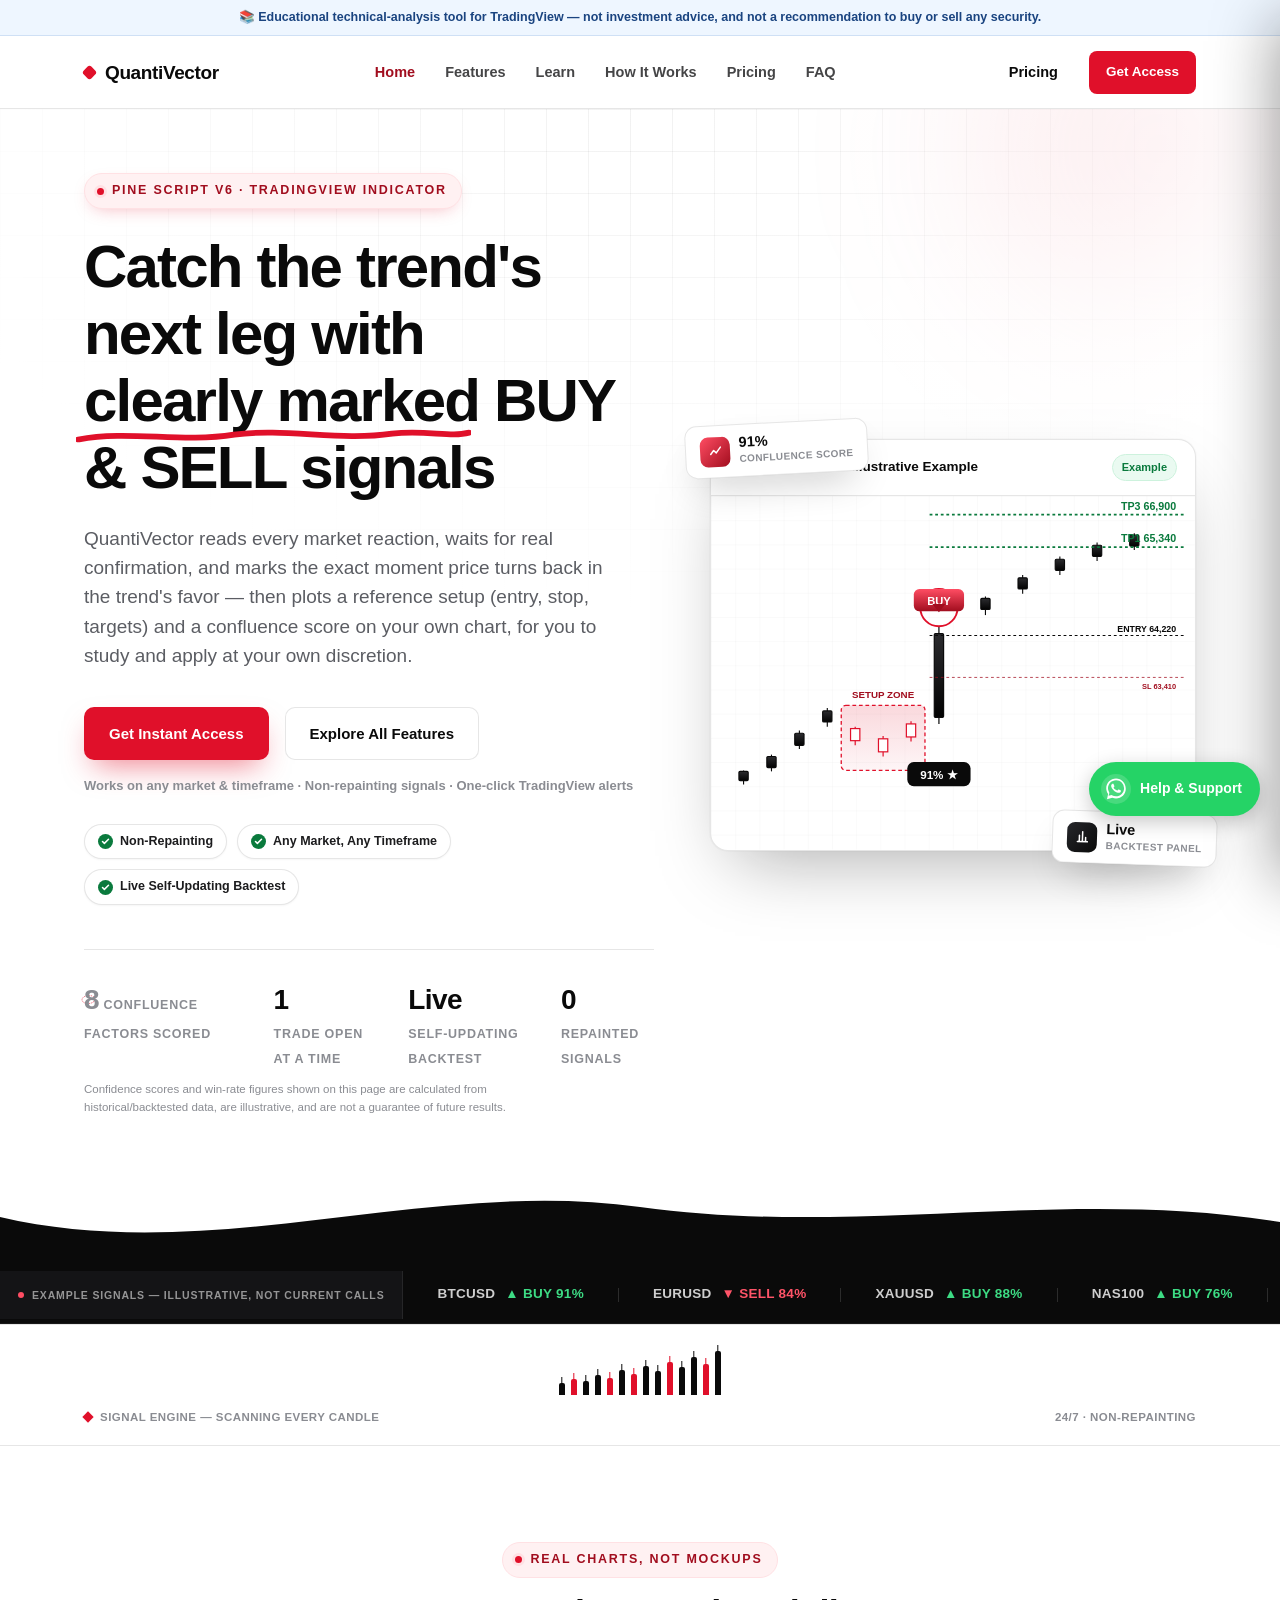
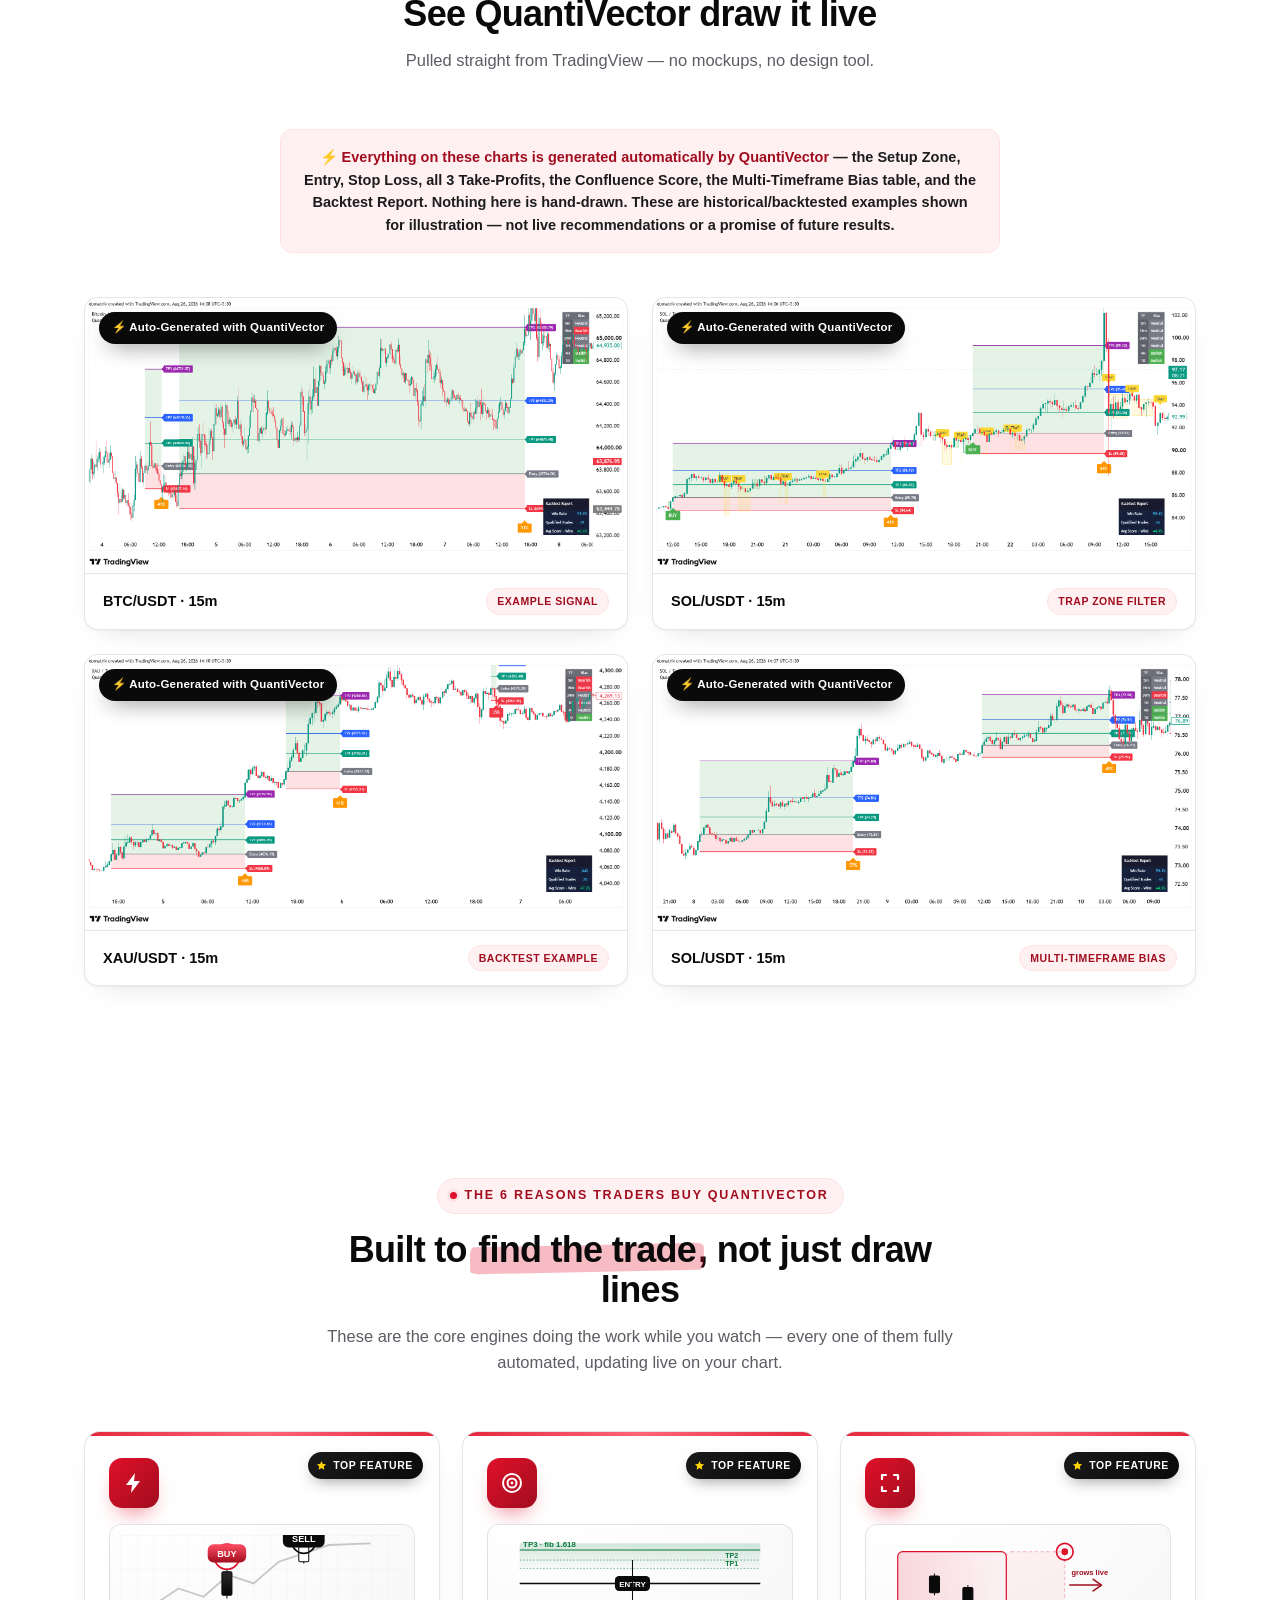
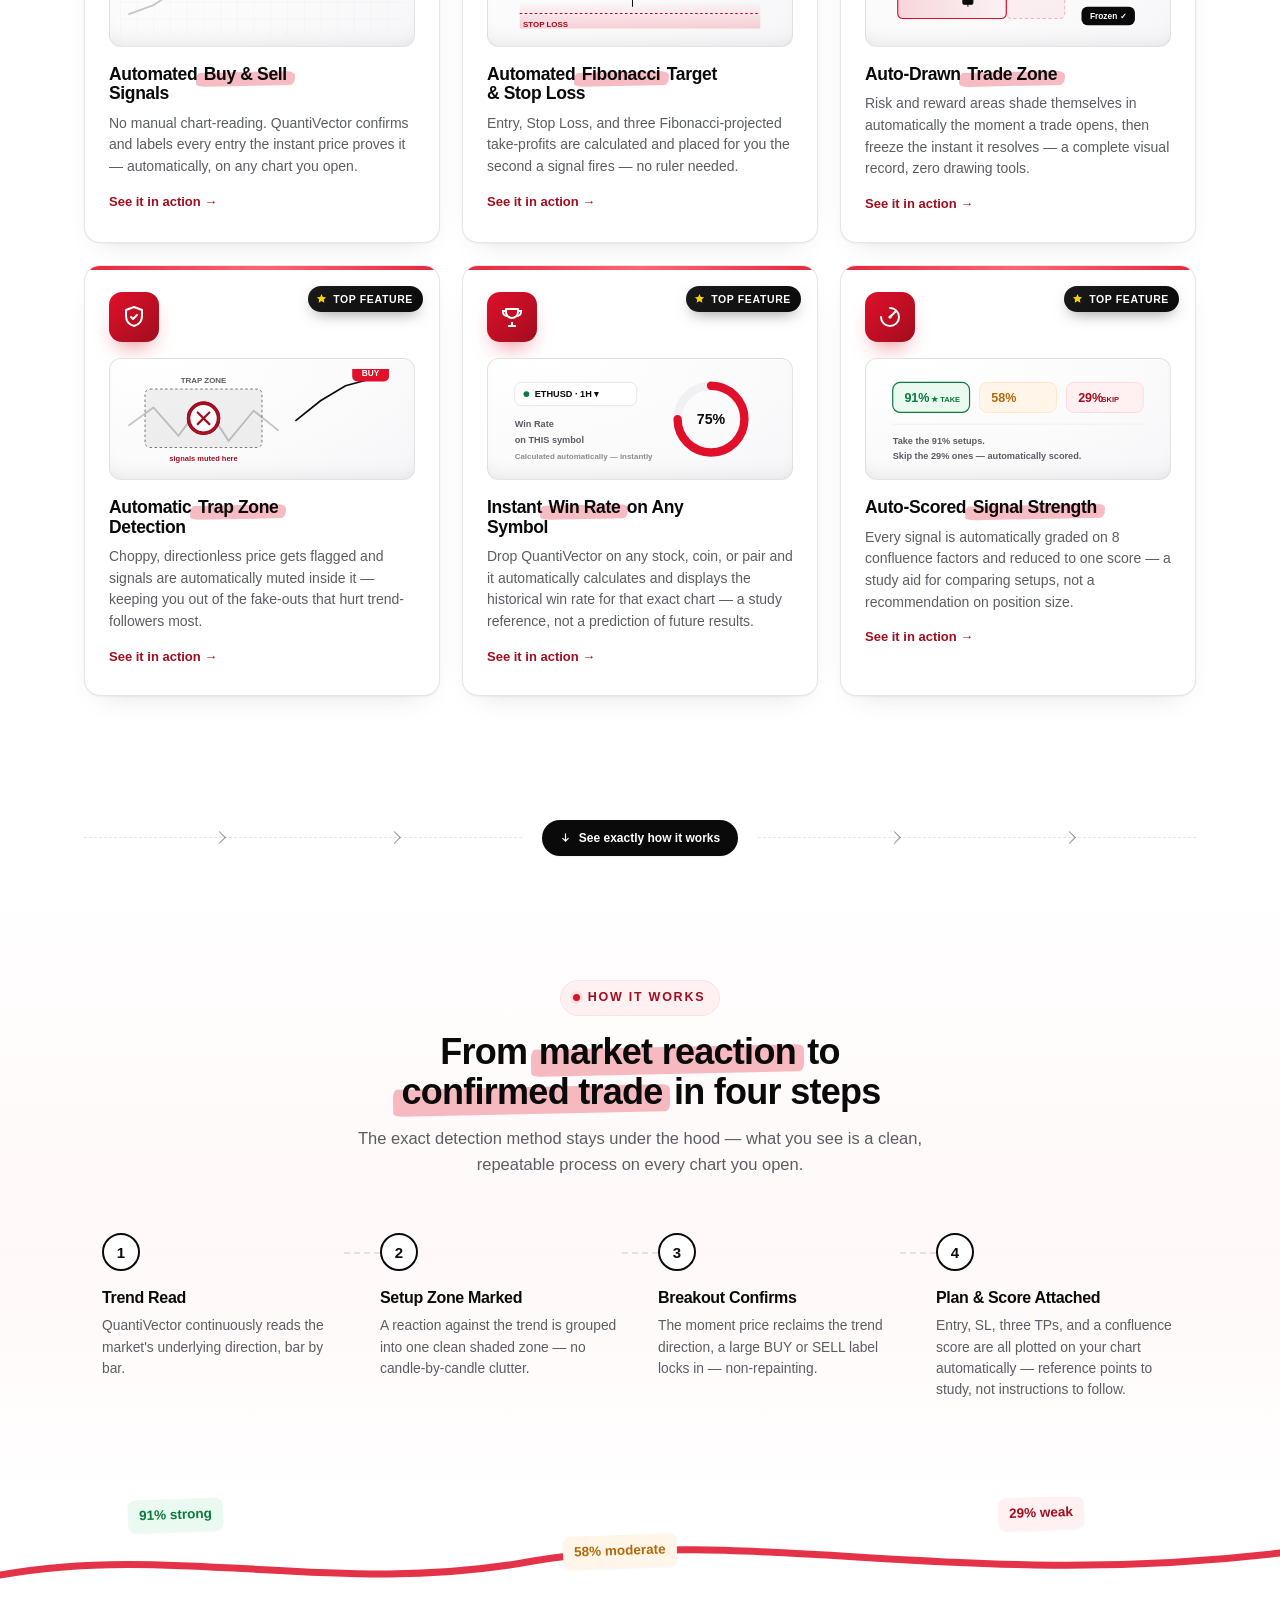
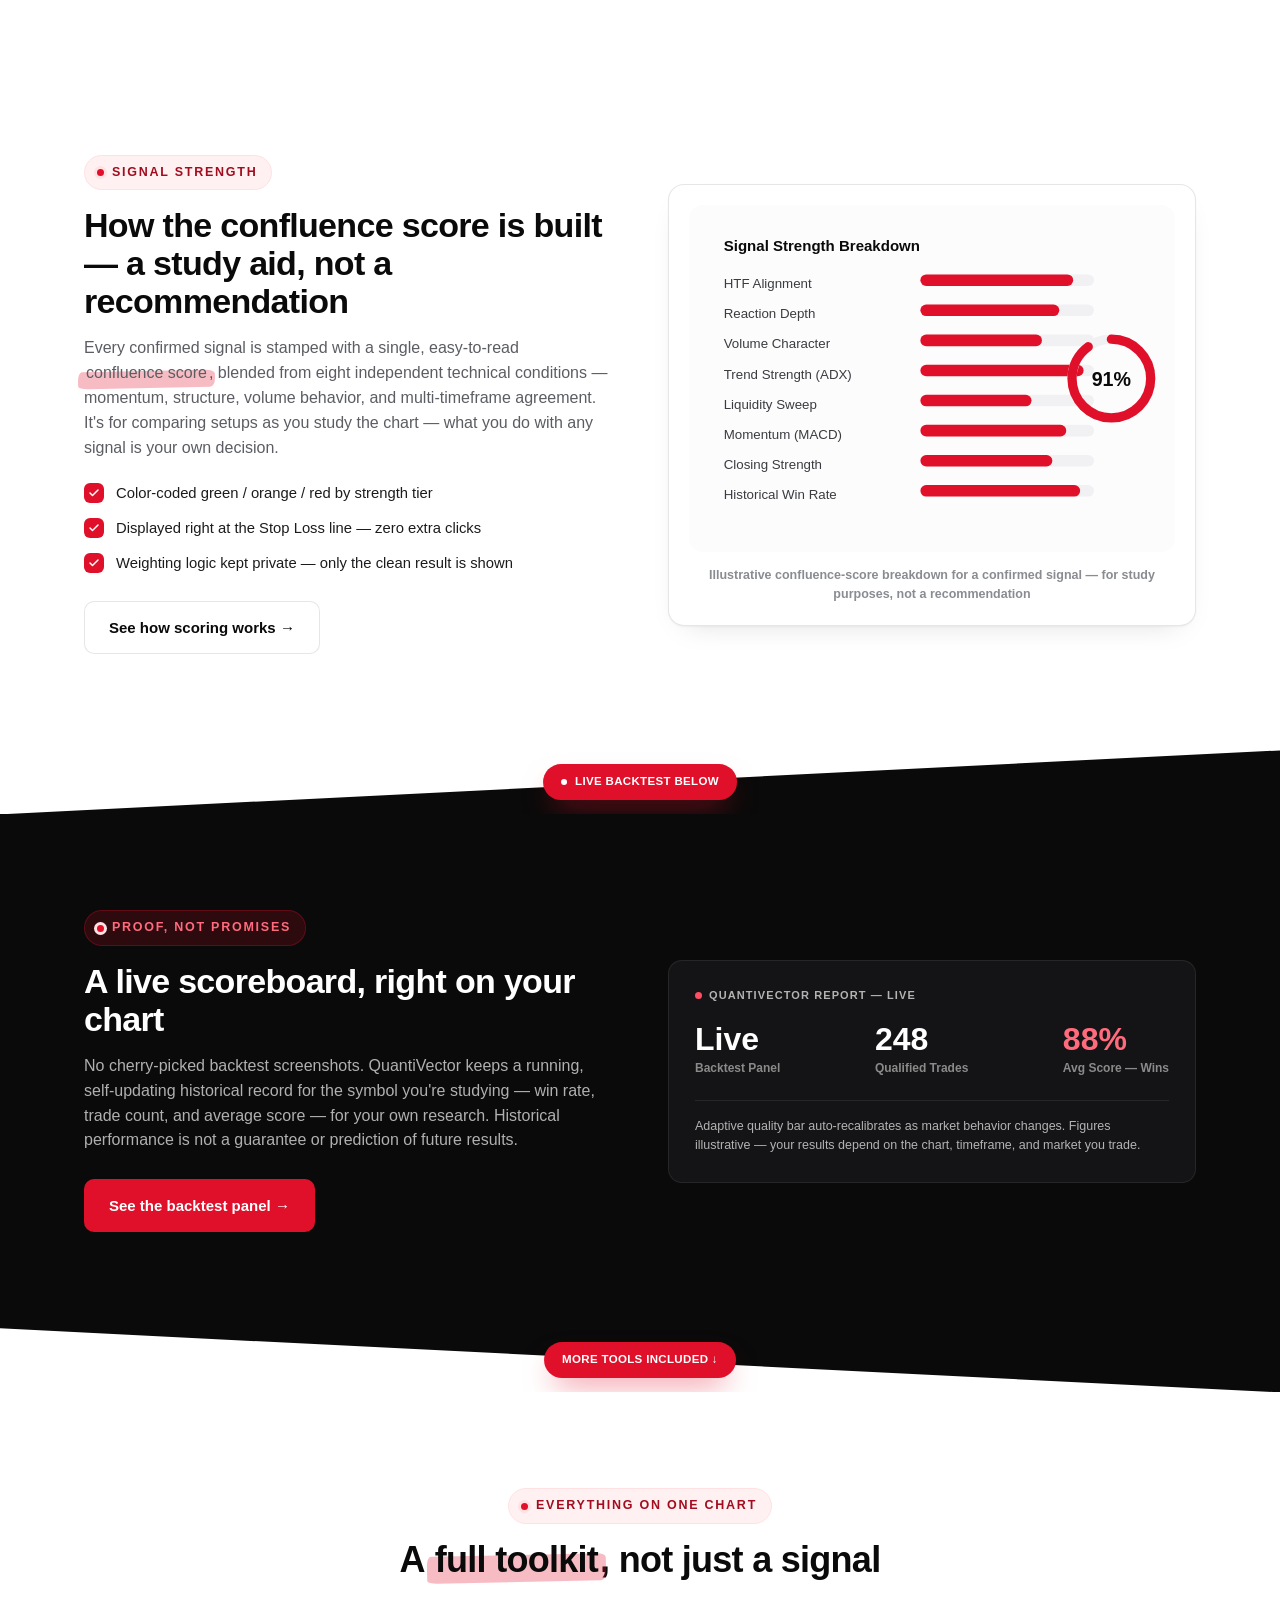
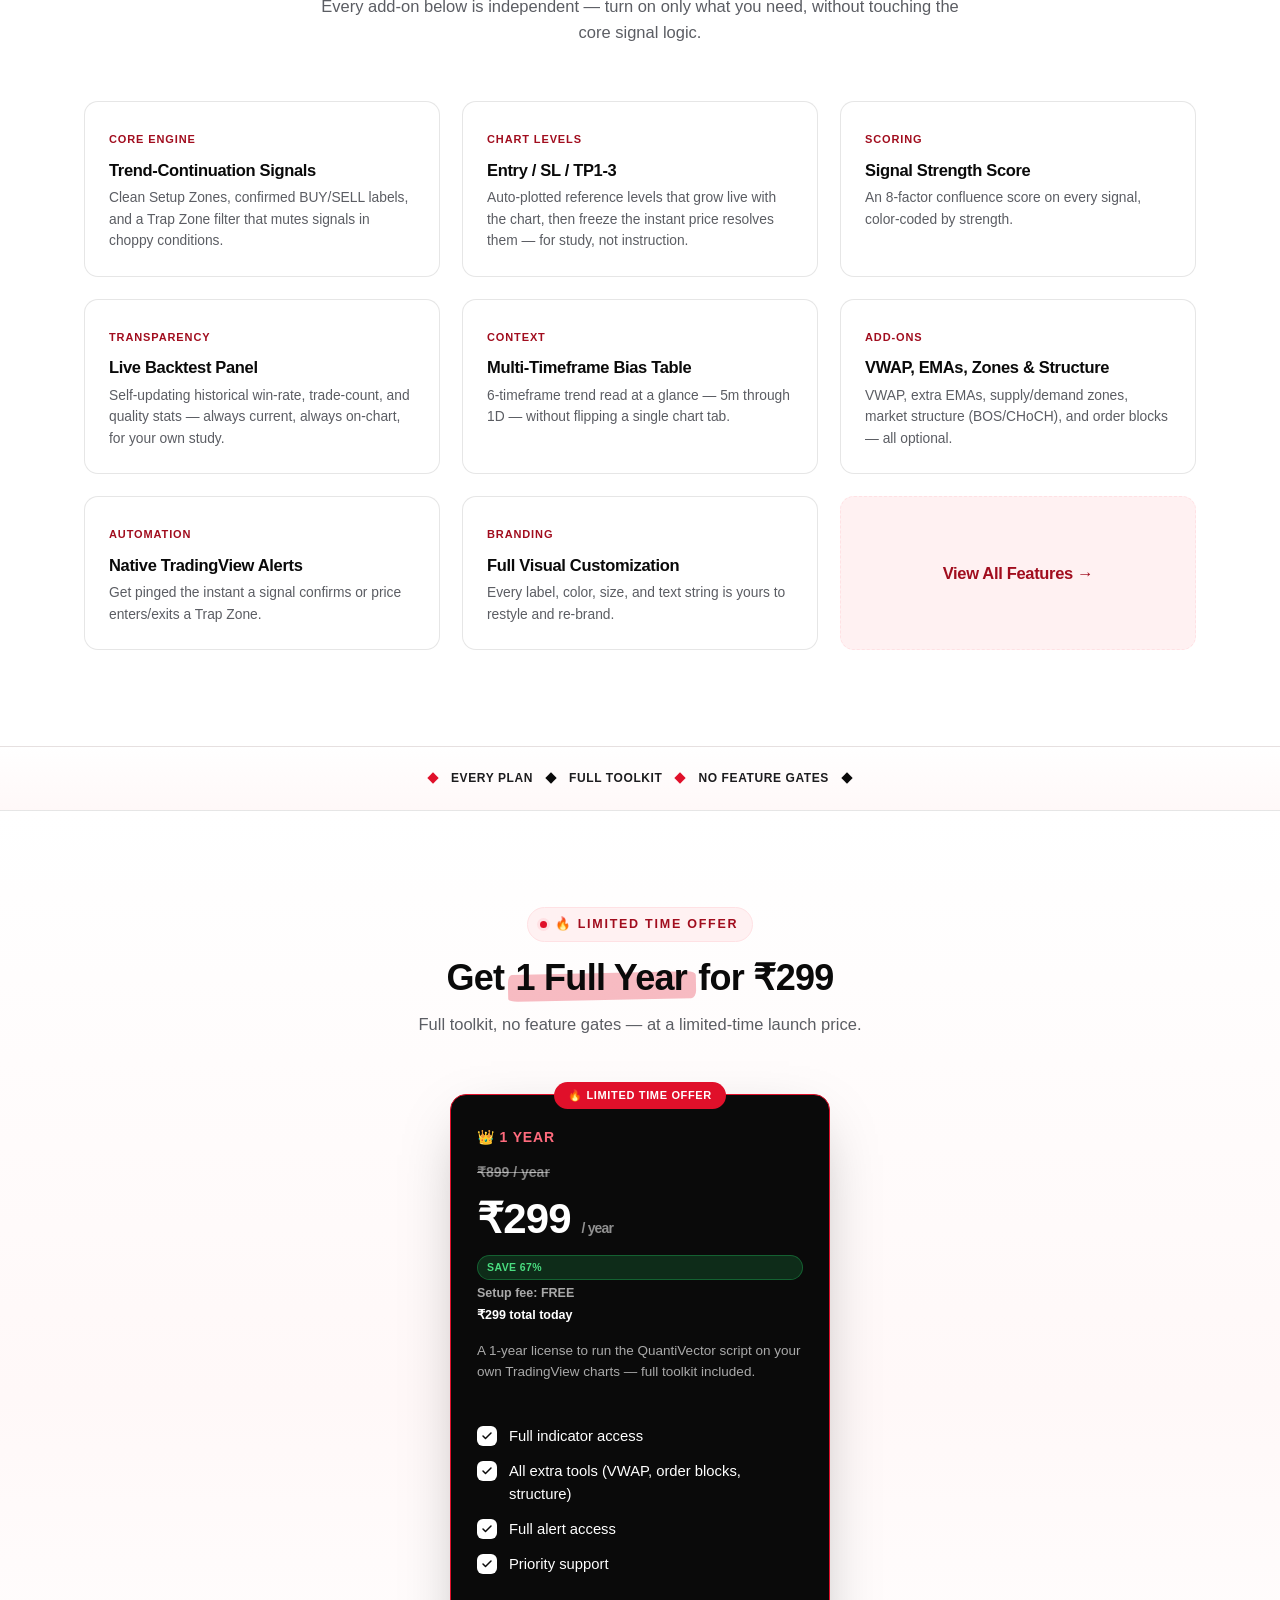
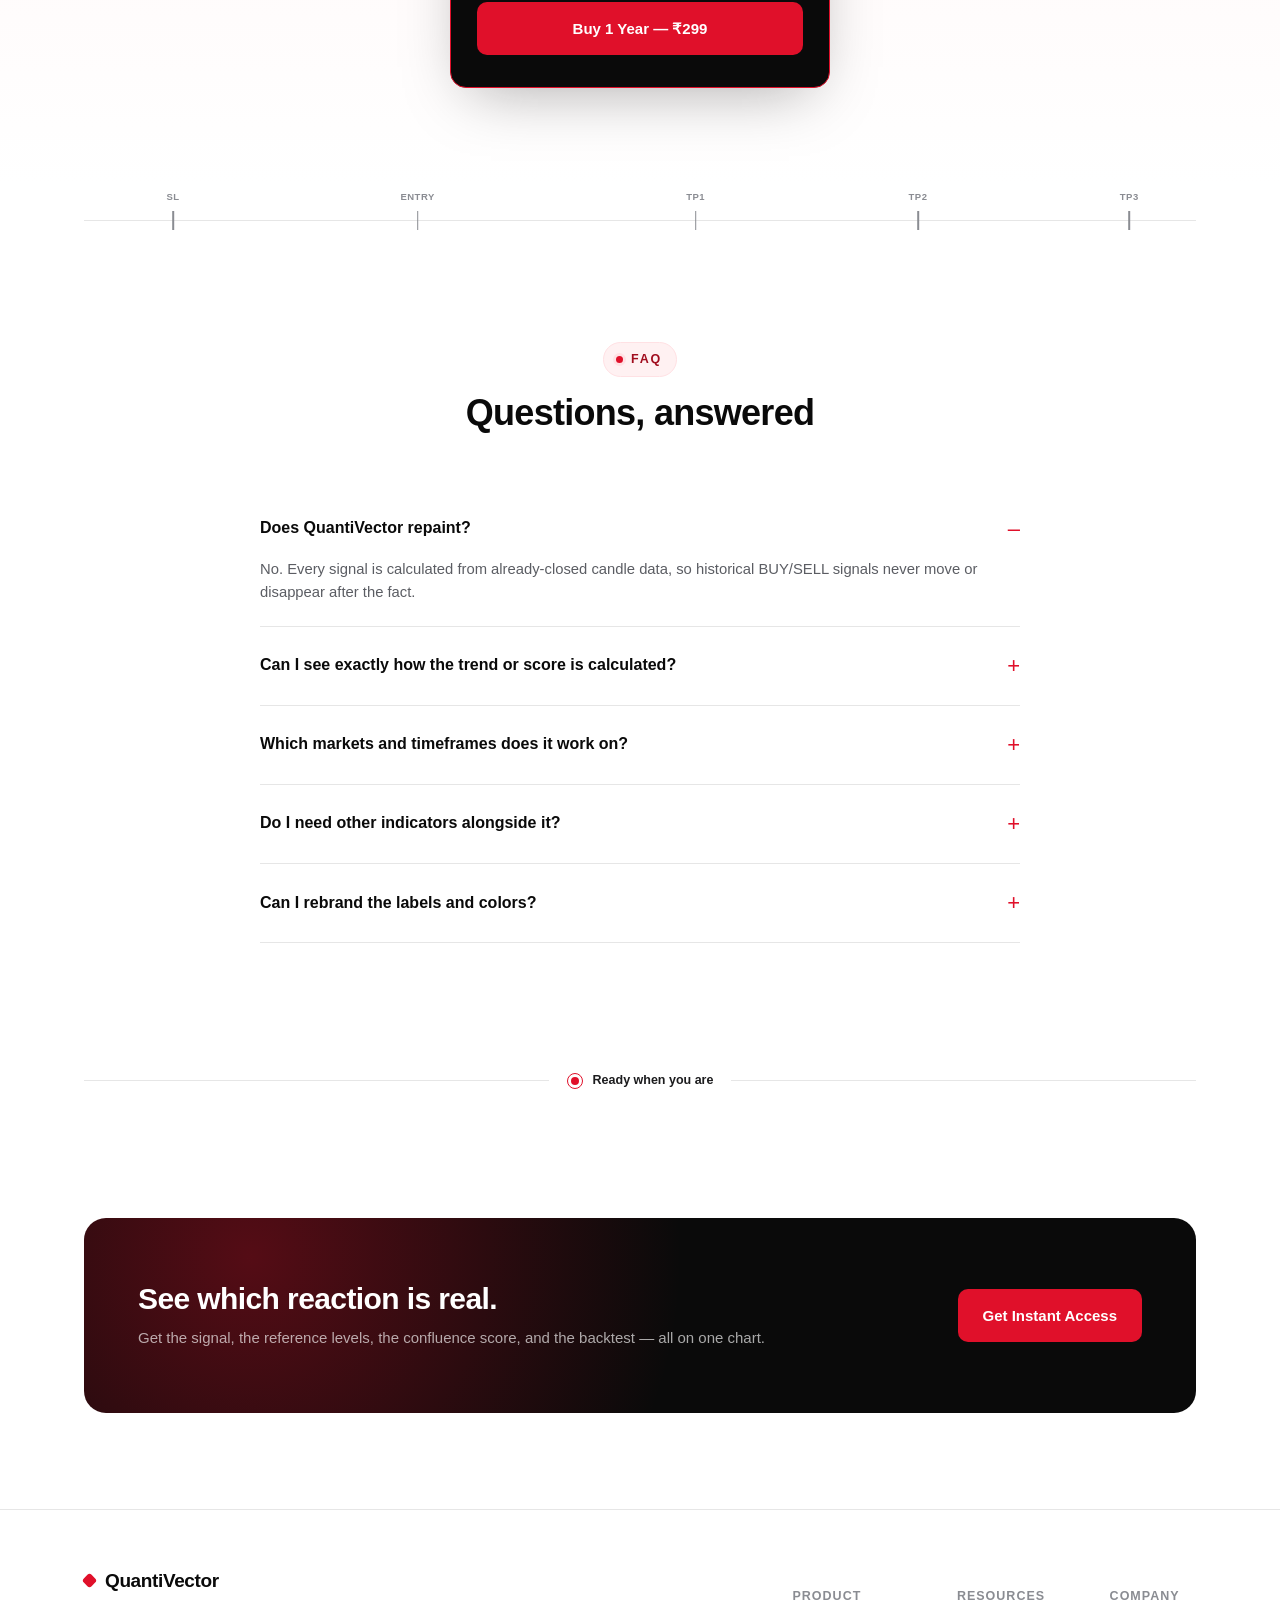
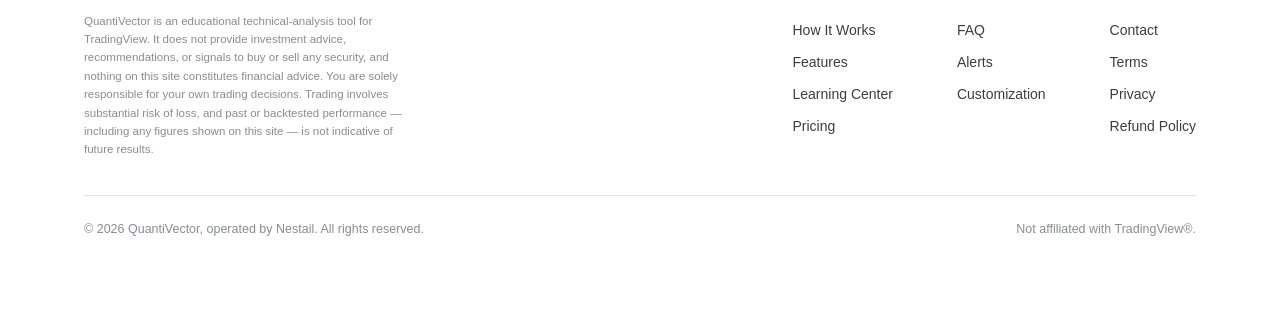
<file: index.html>
<!DOCTYPE html>
<html lang="en">
<head>
<meta charset="UTF-8">
<meta name="viewport" content="width=device-width, initial-scale=1.0">

<!-- Google tag (gtag.js) -->
<script async src="https://www.googletagmanager.com/gtag/js?id=G-Q3YGLEC0SH"></script>
<script>
  window.dataLayer = window.dataLayer || [];
  function gtag(){dataLayer.push(arguments);}
  gtag('js', new Date());
  gtag('config', 'G-Q3YGLEC0SH');
</script>
<!-- Meta Pixel Code -->
<script>
!function(f,b,e,v,n,t,s)
{if(f.fbq)return;n=f.fbq=function(){n.callMethod?
n.callMethod.apply(n,arguments):n.queue.push(arguments)};
if(!f._fbq)f._fbq=n;n.push=n;n.loaded=!0;n.version='2.0';
n.queue=[];t=b.createElement(e);t.async=!0;
t.src=v;s=b.getElementsByTagName(e)[0];
s.parentNode.insertBefore(t,s)}(window, document,'script',
'https://connect.facebook.net/en_US/fbevents.js');
fbq('init', '1778656280052738');
fbq('track', 'PageView');
</script>
<noscript><img height="1" width="1" style="display:none"
src="https://www.facebook.com/tr?id=1778656280052738&ev=PageView&noscript=1"
/></noscript>
<!-- End Meta Pixel Code -->
<title>QuantiVector — Technical Analysis &amp; Chart Pattern Education Tool for TradingView</title>
<meta name="description" content="QuantiVector is an educational Pine Script v6 TradingView indicator for studying trend-continuation chart patterns. It marks setup zones and example entry, stop-loss and take-profit reference points, plus a confluence score, for learning technical analysis. Not investment advice.">
<meta property="og:type" content="website">
<meta property="og:url" content="https://lpqv.nestail.in/">
<meta property="og:title" content="QuantiVector — Technical Analysis &amp; Chart Pattern Education Tool for TradingView">
<meta property="og:description" content="QuantiVector is an educational Pine Script v6 TradingView indicator for studying trend-continuation chart patterns. Not investment advice.">
<meta property="og:image" content="https://lpqv.nestail.in/thumbnail.jpg">
<meta property="og:image:width" content="640">
<meta property="og:image:height" content="480">
<meta name="twitter:card" content="summary_large_image">
<meta name="twitter:title" content="QuantiVector — Technical Analysis &amp; Chart Pattern Education Tool for TradingView">
<meta name="twitter:description" content="QuantiVector is an educational Pine Script v6 TradingView indicator for studying trend-continuation chart patterns. Not investment advice.">
<meta name="twitter:image" content="https://lpqv.nestail.in/thumbnail.jpg">
<link rel="stylesheet" href="style.css">
</head>
<body>

<div style="background:#eef6ff;color:#1a4480;text-align:center;font-size:12.5px;font-weight:600;padding:8px 16px;border-bottom:1px solid #cfe0f5;">📚 Educational technical-analysis tool for TradingView — not investment advice, and not a recommendation to buy or sell any security.</div>

<!-- ============ NAV ============ -->
<input type="checkbox" id="nav-toggle" class="nav-toggle-input">
<header class="nav">
  <div class="wrap">
    <a href="index.html" class="brand"><span class="dot"></span> QuantiVector</a>
    <nav class="navlinks">
      <a href="index.html" class="active">Home</a>
      <a href="features.html">Features</a>
      <a href="docs.html">Learn</a>
      <a href="index.html#how-it-works">How It Works</a>
      <a href="index.html#pricing">Pricing</a>
      <a href="index.html#faq">FAQ</a>
    </nav>
    <div class="nav-cta">
      <a href="#pricing" class="btn btn-ghost-nav">Pricing</a>
      <a href="https://nestail.in/checkout.php?product=quanty-vector-special-299-for-1-year" target="_blank" rel="noopener noreferrer" class="btn btn-red btn-sm">Get Access</a>
    </div>
    <label for="nav-toggle" class="nav-toggle-btn" aria-label="Open menu"><span></span><span></span><span></span></label>
  </div>
</header>
<label for="nav-toggle" class="mobile-backdrop" aria-hidden="true"></label>
<div class="mobile-panel">
  <div class="mp-head">
    <span class="brand"><span class="dot"></span> QuantiVector</span>
    <label for="nav-toggle" class="mp-close" aria-label="Close menu">
      <svg width="16" height="16" viewBox="0 0 24 24" fill="none"><path d="M5 5l14 14M19 5L5 19" stroke="currentColor" stroke-width="2.2" stroke-linecap="round"/></svg>
    </label>
  </div>
  <div class="mp-links">
    <a href="index.html" class="active">Home</a>
    <a href="features.html">Features</a>
    <a href="docs.html">Learn</a>
    <a href="index.html#how-it-works">How It Works</a>
    <a href="index.html#pricing">Pricing</a>
    <a href="index.html#faq">FAQ</a>
    <a href="https://nestail.in/checkout.php?product=quanty-vector-special-299-for-1-year" target="_blank" rel="noopener noreferrer" class="btn btn-red btn-block">Get Access</a>
  </div>
</div>

<!-- ============ HERO ============ -->
<section class="hero">
  <div class="hero-blob hero-blob-a"></div>
  <div class="hero-blob hero-blob-b"></div>
  <div class="wrap hero-inner">
    <div class="hero-copy">
      <span class="eyebrow">Pine Script v6 &middot; TradingView Indicator</span>
      <h1>Catch the trend's next leg with
        <span class="underline-scribble">clearly marked
          <svg viewBox="0 0 300 20" preserveAspectRatio="none"><path d="M2 14 C 40 4, 80 18, 120 9 C 160 2, 200 16, 240 8 C 265 4, 285 12, 298 7" fill="none" stroke="#e0102a" stroke-width="6" stroke-linecap="round"/></svg>
        </span>
        BUY &amp; SELL signals</h1>
      <p class="sub">QuantiVector reads every market reaction, waits for real confirmation, and marks the exact moment price turns back in the trend's favor — then plots a reference setup (entry, stop, targets) and a confluence score on your own chart, for you to study and apply at your own discretion.</p>
      <div class="hero-cta-row">
        <a href="https://nestail.in/checkout.php?product=quanty-vector-special-299-for-1-year" target="_blank" rel="noopener noreferrer" class="btn btn-red">Get Instant Access</a>
        <a href="features.html" class="btn btn-outline">Explore All Features</a>
      </div>
      <p class="hero-micro">Works on any market &amp; timeframe · Non-repainting signals · One-click TradingView alerts</p>
      <div class="hero-badges">
        <span class="hero-badge"><span class="dotcheck"><svg width="9" height="9" viewBox="0 0 24 24" fill="none"><path d="M4 12l5 5 11-11" stroke="#fff" stroke-width="4" stroke-linecap="round" stroke-linejoin="round"/></svg></span> Non-Repainting</span>
        <span class="hero-badge"><span class="dotcheck"><svg width="9" height="9" viewBox="0 0 24 24" fill="none"><path d="M4 12l5 5 11-11" stroke="#fff" stroke-width="4" stroke-linecap="round" stroke-linejoin="round"/></svg></span> Any Market, Any Timeframe</span>
        <span class="hero-badge"><span class="dotcheck"><svg width="9" height="9" viewBox="0 0 24 24" fill="none"><path d="M4 12l5 5 11-11" stroke="#fff" stroke-width="4" stroke-linecap="round" stroke-linejoin="round"/></svg></span> Live Self-Updating Backtest</span>
      </div>
      <div class="hero-stats">
        <div class="hero-stat">
          <span class="scribble-wrap"><b>8</b>
            <svg viewBox="0 0 60 40"><ellipse cx="30" cy="20" rx="26" ry="16" fill="none" stroke="#e0102a" stroke-width="2.5" stroke-dasharray="5 4" transform="rotate(-4 30 20)"/></svg>
          </span>
          <span>Confluence Factors Scored</span>
        </div>
        <div class="hero-stat"><b>1</b><span>Trade Open at a Time</span></div>
        <div class="hero-stat"><b>Live</b><span>Self-Updating Backtest</span></div>
        <div class="hero-stat"><b>0</b><span>Repainted Signals</span></div>
      </div>
      <p style="font-size:11.5px;color:var(--muted-2);margin-top:10px;max-width:460px;">Confidence scores and win-rate figures shown on this page are calculated from historical/backtested data, are illustrative, and are not a guarantee of future results.</p>
    </div>

    <div class="hero-visual">
      <div class="chart-card">
        <div class="float-chip float-chip-top">
          <div class="fc-ic" style="background:linear-gradient(135deg,#ff4d63,#a10d1e);"><svg width="15" height="15" viewBox="0 0 24 24" fill="none"><path d="M4 16l5-6 4 4 7-9" stroke="#fff" stroke-width="2.4" stroke-linecap="round" stroke-linejoin="round"/></svg></div>
          <div><b>91%</b><span>Confluence Score</span></div>
        </div>
        <div class="float-chip float-chip-bottom">
          <div class="fc-ic" style="background:linear-gradient(135deg,#26272b,#0a0a0a);"><svg width="15" height="15" viewBox="0 0 24 24" fill="none"><path d="M4 20h16M7 20V10M12 20V4M17 20v-7" stroke="#fff" stroke-width="2.4" stroke-linecap="round"/></svg></div>
          <div><b>Live</b><span>Backtest Panel</span></div>
        </div>
        <div class="cc-inner">
        <div class="cc-head">
          <div class="cc-title"><span class="dotx"></span> QuantiVector — Illustrative Example</div>
          <span class="cc-badge">Example</span>
        </div>
        <svg viewBox="0 0 520 380" width="100%" style="height:auto;">
          <!-- grid -->
          <defs>
            <pattern id="gridPattern" width="26" height="26" patternUnits="userSpaceOnUse">
              <path d="M 26 0 L 0 0 0 26" fill="none" stroke="#0a0a0a" stroke-opacity="0.04" stroke-width="1"/>
            </pattern>
            <linearGradient id="heroCandle" x1="0" y1="0" x2="0" y2="1"><stop offset="0" stop-color="#2c2c2f"/><stop offset="1" stop-color="#020202"/></linearGradient>
            <linearGradient id="heroBuy" x1="0" y1="0" x2="0" y2="1"><stop offset="0" stop-color="#ff4d63"/><stop offset="1" stop-color="#a10d1e"/></linearGradient>
            <linearGradient id="heroZone" x1="0" y1="0" x2="0" y2="1"><stop offset="0" stop-color="#e0102a" stop-opacity=".16"/><stop offset="1" stop-color="#e0102a" stop-opacity=".04"/></linearGradient>
          </defs>
          <rect width="520" height="380" fill="url(#gridPattern)"/>

          <!-- candles: uptrend -->
          <g stroke="#0a0a0a" stroke-width="1.2">
            <line x1="35" y1="295" x2="35" y2="310"/><rect x="30" y="296" width="10" height="10" rx="1.2" fill="url(#heroCandle)"/>
            <line x1="65" y1="278" x2="65" y2="296"/><rect x="60" y="280" width="10" height="12" rx="1.2" fill="url(#heroCandle)"/>
            <line x1="95" y1="252" x2="95" y2="272"/><rect x="90" y="255" width="10" height="13" rx="1.2" fill="url(#heroCandle)"/>
            <line x1="125" y1="228" x2="125" y2="248"/><rect x="120" y="231" width="10" height="12" rx="1.2" fill="url(#heroCandle)"/>
          </g>

          <!-- reaction / setup zone box -->
          <rect x="140" y="225" width="90" height="70" rx="5" fill="url(#heroZone)" stroke="#e0102a" stroke-width="1.4" stroke-dasharray="4 3"/>
          <text x="185" y="217" text-anchor="middle" font-size="10.5" font-weight="700" fill="#a10d1e" font-family="Arial">SETUP ZONE</text>

          <!-- reaction candles inside zone -->
          <g stroke="#e0102a" stroke-width="1.3">
            <line x1="155" y1="248" x2="155" y2="268"/><rect x="150" y="250" width="10" height="13" fill="#fff" stroke="#e0102a"/>
            <line x1="185" y1="258" x2="185" y2="280"/><rect x="180" y="261" width="10" height="14" fill="#fff" stroke="#e0102a"/>
            <line x1="215" y1="242" x2="215" y2="264"/><rect x="210" y="245" width="10" height="14" fill="#fff" stroke="#e0102a"/>
          </g>

          <!-- confirmation candle breaking out -->
          <g stroke="#0a0a0a" stroke-width="1.3">
            <line x1="245" y1="140" x2="245" y2="245"/>
            <rect x="240" y="148" width="10" height="90" rx="1.2" fill="url(#heroCandle)"/>
          </g>

          <!-- BUY signal label -->
          <g class="ping" style="transform-origin:245px 120px;"><circle cx="245" cy="120" r="20" fill="none" stroke="#e0102a" stroke-width="2"/></g>
          <g transform="translate(245,120)" class="glow-badge">
            <rect x="-27" y="-20" width="54" height="24" rx="6" fill="url(#heroBuy)"/>
            <text x="0" y="-3" text-anchor="middle" font-size="12" font-weight="800" fill="#fff" font-family="Arial">BUY</text>
            <path d="M0 5 L -7 -4 L 7 -4 Z" fill="#a10d1e"/>
          </g>

          <!-- continuation candles -->
          <g stroke="#0a0a0a" stroke-width="1.2">
            <line x1="295" y1="108" x2="295" y2="128"/><rect x="290" y="110" width="10" height="12" rx="1.2" fill="url(#heroCandle)"/>
            <line x1="335" y1="85" x2="335" y2="105"/><rect x="330" y="88" width="10" height="12" rx="1.2" fill="url(#heroCandle)"/>
            <line x1="375" y1="65" x2="375" y2="85"/><rect x="370" y="68" width="10" height="12" rx="1.2" fill="url(#heroCandle)"/>
            <line x1="415" y1="50" x2="415" y2="70"/><rect x="410" y="53" width="10" height="12" rx="1.2" fill="url(#heroCandle)"/>
            <line x1="455" y1="40" x2="455" y2="58"/><rect x="450" y="42" width="10" height="12" rx="1.2" fill="url(#heroCandle)"/>
          </g>

          <!-- Entry / TP lines -->
          <line x1="235" y1="150" x2="510" y2="150" stroke="#0a0a0a" stroke-width="1.2" stroke-dasharray="3 3"/>
          <text x="500" y="146" text-anchor="end" font-size="9.5" font-weight="700" fill="#0a0a0a" font-family="Arial">ENTRY 64,220</text>

          <line x1="235" y1="195" x2="510" y2="195" stroke="#a10d1e" stroke-width="0.8" stroke-dasharray="3 3"/>
          <text x="500" y="207" text-anchor="end" font-size="8" font-weight="700" fill="#a10d1e" font-family="Arial">SL 63,410</text>

          <line x1="235" y1="55" x2="510" y2="55" stroke="#0a7a3d" stroke-width="1.8" stroke-dasharray="3 3"/>
          <text x="500" y="50" text-anchor="end" font-size="11.5" font-weight="800" fill="#0a7a3d" font-family="Arial">TP1 65,340</text>

          <line x1="235" y1="20" x2="510" y2="20" stroke="#0a7a3d" stroke-width="1.8" stroke-dasharray="3 3"/>
          <text x="500" y="15" text-anchor="end" font-size="11.5" font-weight="800" fill="#0a7a3d" font-family="Arial">TP3 66,900</text>

          <!-- confidence badge -->
          <g transform="translate(245,300)" class="glow-badge-dark">
            <rect x="-34" y="-14" width="68" height="26" rx="7" fill="#0a0a0a"/>
            <text x="0" y="4" text-anchor="middle" font-size="12.5" font-weight="800" fill="#fff" font-family="Arial">91% ★</text>
          </g>
        </svg>
        </div>
      </div>
    </div>
  </div>
  <div class="hero-wave">
    <svg viewBox="0 0 1440 90" preserveAspectRatio="none"><path d="M0 40 C 240 90, 480 0, 720 30 C 960 60, 1200 10, 1440 45 L1440 90 L0 90 Z" fill="#0a0a0a"/></svg>
  </div>
</section>

<!-- ============ LIVE TICKER MARQUEE ============ -->
<section class="ticker-band">
  <span class="ticker-label"><span style="width:6px;height:6px;border-radius:50%;background:#ff4d63;display:inline-block;" class="live-dot"></span> Example Signals — Illustrative, Not Current Calls</span>
  <div class="ticker-viewport">
  <div class="ticker-track">
    <span class="ticker-item">BTCUSD <span class="tk-up">▲ BUY 91%</span></span><span class="ticker-sep"></span>
    <span class="ticker-item">EURUSD <span class="tk-dn">▼ SELL 84%</span></span><span class="ticker-sep"></span>
    <span class="ticker-item">XAUUSD <span class="tk-up">▲ BUY 88%</span></span><span class="ticker-sep"></span>
    <span class="ticker-item">NAS100 <span class="tk-up">▲ BUY 76%</span></span><span class="ticker-sep"></span>
    <span class="ticker-item">ETHUSD <span class="tk-dn">▼ SELL 69%</span></span><span class="ticker-sep"></span>
    <span class="ticker-item">US30 <span class="tk-up">▲ BUY 93%</span></span><span class="ticker-sep"></span>
    <span class="ticker-item">GBPUSD <span class="tk-dn">▼ SELL 71%</span></span><span class="ticker-sep"></span>
    <span class="ticker-item">SOLUSD <span class="tk-up">▲ BUY 85%</span></span><span class="ticker-sep"></span>
    <!-- duplicate set for seamless loop -->
    <span class="ticker-item">BTCUSD <span class="tk-up">▲ BUY 91%</span></span><span class="ticker-sep"></span>
    <span class="ticker-item">EURUSD <span class="tk-dn">▼ SELL 84%</span></span><span class="ticker-sep"></span>
    <span class="ticker-item">XAUUSD <span class="tk-up">▲ BUY 88%</span></span><span class="ticker-sep"></span>
    <span class="ticker-item">NAS100 <span class="tk-up">▲ BUY 76%</span></span><span class="ticker-sep"></span>
    <span class="ticker-item">ETHUSD <span class="tk-dn">▼ SELL 69%</span></span><span class="ticker-sep"></span>
    <span class="ticker-item">US30 <span class="tk-up">▲ BUY 93%</span></span><span class="ticker-sep"></span>
    <span class="ticker-item">GBPUSD <span class="tk-dn">▼ SELL 71%</span></span><span class="ticker-sep"></span>
    <span class="ticker-item">SOLUSD <span class="tk-up">▲ BUY 85%</span></span><span class="ticker-sep"></span>
  </div>
  </div>
</section>

<!-- ============ DIVIDER: candlestick skyline ============ -->
<div class="sec-divider div-candles">
  <div class="dc-row">
    <div class="dc-bar" style="height:12px;background:#0a0a0a;"></div>
    <div class="dc-bar" style="height:16px;background:#e0102a;"></div>
    <div class="dc-bar" style="height:14px;background:#0a0a0a;"></div>
    <div class="dc-bar" style="height:20px;background:#0a0a0a;"></div>
    <div class="dc-bar" style="height:17px;background:#e0102a;"></div>
    <div class="dc-bar" style="height:25px;background:#0a0a0a;"></div>
    <div class="dc-bar" style="height:21px;background:#e0102a;"></div>
    <div class="dc-bar" style="height:29px;background:#0a0a0a;"></div>
    <div class="dc-bar" style="height:24px;background:#0a0a0a;"></div>
    <div class="dc-bar" style="height:33px;background:#e0102a;"></div>
    <div class="dc-bar" style="height:28px;background:#0a0a0a;"></div>
    <div class="dc-bar" style="height:38px;background:#0a0a0a;"></div>
    <div class="dc-bar" style="height:31px;background:#e0102a;"></div>
    <div class="dc-bar" style="height:44px;background:#0a0a0a;"></div>
  </div>
  <div class="dc-cap"><span><span class="dcdot"></span>Signal engine — scanning every candle</span><span>24/7 · Non-repainting</span></div>
</div>

<!-- ============ REAL CHART PROOF GALLERY ============ -->
<section id="real-charts">
  <div class="wrap">
    <div class="section-head">
      <span class="eyebrow">Real Charts, Not Mockups</span>
      <h2>See QuantiVector draw it live</h2>
      <p>Pulled straight from TradingView — no mockups, no design tool.</p>
    </div>
    <div class="proof-disclaimer">⚡ <b>Everything on these charts is generated automatically by QuantiVector</b> — the Setup Zone, Entry, Stop Loss, all 3 Take-Profits, the Confluence Score, the Multi-Timeframe Bias table, and the Backtest Report. Nothing here is hand-drawn. These are historical/backtested examples shown for illustration — not live recommendations or a promise of future results.</div>
    <div class="proof-gallery">
      <div class="proof-card">
        <span class="proof-badge">⚡ Auto-Generated with QuantiVector</span>
        <img src="BTCUSDT_2026-08-26_14-08-37.png" alt="QuantiVector auto-plotted BUY signal on BTC/USDT 15m chart" loading="lazy">
        <div class="proof-caption"><span class="sym">BTC/USDT · 15m</span><span class="tag">Example Signal</span></div>
      </div>
      <div class="proof-card">
        <span class="proof-badge">⚡ Auto-Generated with QuantiVector</span>
        <img src="SOLUSDT_2026-08-26_14-06-40.png" alt="QuantiVector auto-plotted BUY signal with Trap Zone detection on SOL/USDT 15m chart" loading="lazy">
        <div class="proof-caption"><span class="sym">SOL/USDT · 15m</span><span class="tag">Trap Zone Filter</span></div>
      </div>
      <div class="proof-card">
        <span class="proof-badge">⚡ Auto-Generated with QuantiVector</span>
        <img src="XAUUSDT.P_2026-08-26_14-10-10.png" alt="QuantiVector auto-plotted signal with live backtest report on XAU Gold 15m chart" loading="lazy">
        <div class="proof-caption"><span class="sym">XAU/USDT · 15m</span><span class="tag">Backtest Example</span></div>
      </div>
      <div class="proof-card">
        <span class="proof-badge">⚡ Auto-Generated with QuantiVector</span>
        <img src="SOLUSDT_2026-08-26_14-07-34.png" alt="QuantiVector auto-plotted multiple signals on SOL/USDT 15m chart" loading="lazy">
        <div class="proof-caption"><span class="sym">SOL/USDT · 15m</span><span class="tag">Multi-Timeframe Bias</span></div>
      </div>
    </div>
  </div>
</section>

<!-- ============ KEY FEATURES (SALES-CRITICAL HIGHLIGHTS) ============ -->
<section>
  <div class="wrap">
    <div class="section-head">
      <span class="eyebrow">The 6 reasons traders buy QuantiVector</span>
      <h2>Built to <span class="mark">find the trade</span>, not just draw lines</h2>
      <p>These are the core engines doing the work while you watch — every one of them fully automated, updating live on your chart.</p>
    </div>

    <div class="key-grid">

      <!-- 1. Automated Buy/Sell Signal -->
      <div class="key-card">
        <span class="badge-star glow-badge"><svg viewBox="0 0 24 24" fill="#ffd400"><path d="M12 2l2.9 6.6L22 9.3l-5 4.9 1.2 7-6.2-3.6L5.8 21 7 14 2 9.3l7.1-.7z"/></svg> Top Feature</span>
        <div class="icon-chip"><svg viewBox="0 0 24 24" fill="none"><path d="M13 2 4 14h6l-1 8 9-12h-6l1-8z" fill="#fff"/></svg></div>
        <div class="kf-demo">
          <svg viewBox="0 0 340 120" width="100%" style="height:auto;">
            <defs>
              <linearGradient id="kf1c" x1="0" y1="0" x2="0" y2="1"><stop offset="0" stop-color="#2a2a2d"/><stop offset="1" stop-color="#050505"/></linearGradient>
              <linearGradient id="kf1s" x1="0" y1="0" x2="0" y2="1"><stop offset="0" stop-color="#ff4d63"/><stop offset="1" stop-color="#a10d1e"/></linearGradient>
              <pattern id="kf1g" width="20" height="20" patternUnits="userSpaceOnUse"><path d="M20 0H0V20" fill="none" stroke="#0a0a0a" stroke-opacity="0.045"/></pattern>
            </defs>
            <rect width="340" height="120" fill="url(#kf1g)"/>
            <polyline class="draw-line" points="10,95 40,84 70,64 100,74 130,48 160,58 190,32 220,22 250,12 300,10" fill="none" stroke="#0a0a0a" stroke-opacity="0.22" stroke-width="2.2"/>
            <g stroke="#0a0a0a" stroke-width="1.2"><line x1="128" y1="40" x2="128" y2="76"/><rect x="122" y="44" width="12" height="28" rx="1.5" fill="url(#kf1c)"/></g>
            <g class="ping" style="transform-origin:128px 26px;"><circle cx="128" cy="26" r="15" fill="none" stroke="#e0102a" stroke-width="2"/></g>
            <g transform="translate(128,26)" class="glow-badge"><rect x="-23" y="-15" width="46" height="22" rx="7" fill="url(#kf1s)"/><text x="0" y="0" text-anchor="middle" font-size="11" font-weight="800" fill="#fff" font-family="Arial">BUY</text></g>
            <g stroke="#0a0a0a" stroke-width="1.2"><line x1="220" y1="34" x2="220" y2="14"/><rect x="214" y="14" width="12" height="18" rx="1.5" fill="#fff" stroke="#0a0a0a"/></g>
            <g class="ping d2" style="transform-origin:220px 8px;"><circle cx="220" cy="8" r="14" fill="none" stroke="#0a0a0a" stroke-width="2"/></g>
            <g transform="translate(220,8)" class="glow-badge-dark"><rect x="-25" y="-15" width="50" height="22" rx="7" fill="#0a0a0a"/><text x="0" y="0" text-anchor="middle" font-size="11" font-weight="800" fill="#fff" font-family="Arial">SELL</text></g>
          </svg>
        </div>
        <h3>Automated <span class="mark">Buy &amp; Sell</span> Signals</h3>
        <p>No manual chart-reading. QuantiVector confirms and labels every entry the instant price proves it — automatically, on any chart you open.</p>
        <a href="features.html#signal-engine" class="kf-link">See it in action →</a>
      </div>

      <!-- 2. Automated Fibonacci TP/SL -->
      <div class="key-card">
        <span class="badge-star glow-badge"><svg viewBox="0 0 24 24" fill="#ffd400"><path d="M12 2l2.9 6.6L22 9.3l-5 4.9 1.2 7-6.2-3.6L5.8 21 7 14 2 9.3l7.1-.7z"/></svg> Top Feature</span>
        <div class="icon-chip"><svg viewBox="0 0 24 24" fill="none"><circle cx="12" cy="12" r="9" stroke="#fff" stroke-width="2"/><circle cx="12" cy="12" r="4.5" stroke="#fff" stroke-width="2"/><circle cx="12" cy="12" r="1.4" fill="#fff"/></svg></div>
        <div class="kf-demo">
          <svg viewBox="0 0 340 120" width="100%" style="height:auto;">
            <defs>
              <linearGradient id="kf2g" x1="0" y1="0" x2="0" y2="1"><stop offset="0" stop-color="#0a7a3d" stop-opacity=".18"/><stop offset="1" stop-color="#0a7a3d" stop-opacity="0"/></linearGradient>
              <linearGradient id="kf2r" x1="0" y1="0" x2="0" y2="1"><stop offset="0" stop-color="#e0102a" stop-opacity="0"/><stop offset="1" stop-color="#e0102a" stop-opacity=".18"/></linearGradient>
            </defs>
            <rect x="26" y="10" width="288" height="34" fill="url(#kf2g)"/>
            <rect x="26" y="78" width="288" height="34" fill="url(#kf2r)"/>
            <line x1="26" y1="18" x2="314" y2="18" stroke="#0a7a3d" stroke-width="1.4" stroke-dasharray="1 0" class="draw-line"/><text x="30" y="14" font-size="9.5" font-weight="800" fill="#0a7a3d" font-family="Arial">TP3 · fib 1.618</text>
            <line x1="26" y1="30" x2="314" y2="30" stroke="#0a7a3d" stroke-width="1" stroke-dasharray="2 2" opacity=".65"/><text x="272" y="27" font-size="8.5" font-weight="700" fill="#0a7a3d" font-family="Arial">TP2</text>
            <line x1="26" y1="40" x2="314" y2="40" stroke="#0a7a3d" stroke-width="1" stroke-dasharray="2 2" opacity=".55"/><text x="272" y="37" font-size="8.5" font-weight="700" fill="#0a7a3d" font-family="Arial">TP1</text>
            <g class="glow-badge-dark"><line x1="26" y1="58" x2="314" y2="58" stroke="#0a0a0a" stroke-width="1.8"/></g>
            <rect x="140" y="49" width="42" height="18" rx="5" fill="#0a0a0a"/><text x="161" y="62" text-anchor="middle" font-size="9.5" font-weight="800" fill="#fff" font-family="Arial">ENTRY</text>
            <line x1="26" y1="94" x2="314" y2="94" stroke="#a10d1e" stroke-width="1.4" stroke-dasharray="3 3"/><text x="30" y="110" font-size="9.5" font-weight="800" fill="#a10d1e" font-family="Arial">STOP LOSS</text>
            <g stroke="#0a0a0a" stroke-width="1.2"><line x1="161" y1="30" x2="161" y2="86"/></g>
          </svg>
        </div>
        <h3>Automated <span class="mark">Fibonacci</span> Target &amp; Stop Loss</h3>
        <p>Entry, Stop Loss, and three Fibonacci-projected take-profits are calculated and placed for you the second a signal fires — no ruler needed.</p>
        <a href="features.html#entry-system" class="kf-link">See it in action →</a>
      </div>

      <!-- 3. Auto-Drawn Trade Zone -->
      <div class="key-card">
        <span class="badge-star glow-badge"><svg viewBox="0 0 24 24" fill="#ffd400"><path d="M12 2l2.9 6.6L22 9.3l-5 4.9 1.2 7-6.2-3.6L5.8 21 7 14 2 9.3l7.1-.7z"/></svg> Top Feature</span>
        <div class="icon-chip"><svg viewBox="0 0 24 24" fill="none"><path d="M4 4h4M4 4v4M20 4h-4M20 4v4M4 20h4M4 20v-4M20 20h-4M20 20v-4" stroke="#fff" stroke-width="2.2" stroke-linecap="round"/></svg></div>
        <div class="kf-demo">
          <svg viewBox="0 0 340 120" width="100%" style="height:auto;">
            <defs><linearGradient id="kf3z" x1="0" y1="0" x2="1" y2="0"><stop offset="0" stop-color="#e0102a" stop-opacity=".16"/><stop offset="1" stop-color="#e0102a" stop-opacity=".04"/></linearGradient></defs>
            <rect x="26" y="20" width="130" height="80" rx="6" fill="url(#kf3z)" stroke="#e0102a" stroke-width="1.4"/>
            <rect x="156" y="20" width="70" height="80" rx="6" fill="#e0102a" fill-opacity=".05" stroke="#e0102a" stroke-opacity=".35" stroke-dasharray="4 3"/>
            <g class="ping" style="transform-origin:226px 20px;"><circle cx="226" cy="20" r="10" fill="none" stroke="#e0102a" stroke-width="2"/></g>
            <circle cx="226" cy="20" r="4" fill="#e0102a"/>
            <path d="M232 60 L 268 60" stroke="#a10d1e" stroke-width="1.8" stroke-linecap="round"/>
            <path d="M260 53 L270 60 L260 67" fill="none" stroke="#a10d1e" stroke-width="1.8" stroke-linecap="round" stroke-linejoin="round"/>
            <text x="234" y="48" font-size="9" font-weight="800" fill="#a10d1e" font-family="Arial">grows live</text>
            <g stroke="#0a0a0a" stroke-width="1.2"><line x1="70" y1="46" x2="70" y2="72"/><rect x="64" y="49" width="12" height="20" rx="1.5" fill="#0a0a0a"/></g>
            <g stroke="#0a0a0a" stroke-width="1.2"><line x1="110" y1="60" x2="110" y2="86"/><rect x="104" y="63" width="12" height="20" rx="1.5" fill="#0a0a0a"/></g>
            <g transform="translate(278,100)" class="glow-badge-dark"><rect x="-32" y="-14" width="64" height="22" rx="7" fill="#0a0a0a"/><text x="0" y="1" text-anchor="middle" font-size="10" font-weight="800" fill="#fff" font-family="Arial">Frozen ✓</text></g>
          </svg>
        </div>
        <h3>Auto-Drawn <span class="mark">Trade Zone</span></h3>
        <p>Risk and reward areas shade themselves in automatically the moment a trade opens, then freeze the instant it resolves — a complete visual record, zero drawing tools.</p>
        <a href="features.html#entry-system" class="kf-link">See it in action →</a>
      </div>

      <!-- 4. Automatic Trap Zone Identification -->
      <div class="key-card">
        <span class="badge-star glow-badge"><svg viewBox="0 0 24 24" fill="#ffd400"><path d="M12 2l2.9 6.6L22 9.3l-5 4.9 1.2 7-6.2-3.6L5.8 21 7 14 2 9.3l7.1-.7z"/></svg> Top Feature</span>
        <div class="icon-chip"><svg viewBox="0 0 24 24" fill="none"><path d="M12 2 4 5v6c0 5 3.4 8.7 8 10 4.6-1.3 8-5 8-10V5l-8-3z" stroke="#fff" stroke-width="2" stroke-linejoin="round"/><path d="M9 12l2 2 4-4" stroke="#fff" stroke-width="2" stroke-linecap="round" stroke-linejoin="round"/></svg></div>
        <div class="kf-demo">
          <svg viewBox="0 0 340 120" width="100%" style="height:auto;">
            <polyline points="10,68 40,46 70,80 100,40 130,86 160,50 190,74" fill="none" stroke="#0a0a0a" stroke-opacity="0.22" stroke-width="2.2"/>
            <rect x="30" y="24" width="140" height="70" rx="6" fill="#0a0a0a" fill-opacity="0.055" stroke="#5b5d63" stroke-dasharray="3 3"/>
            <text x="100" y="17" text-anchor="middle" font-size="9.5" font-weight="800" fill="#5b5d63" font-family="Arial">TRAP ZONE</text>
            <g class="ping slow" style="transform-origin:100px 59px;"><circle cx="100" cy="59" r="19" fill="none" stroke="#a10d1e" stroke-width="2"/></g>
            <g class="ping slow d2" style="transform-origin:100px 59px;"><circle cx="100" cy="59" r="19" fill="none" stroke="#a10d1e" stroke-width="2"/></g>
            <g transform="translate(100,59)">
              <circle r="17" fill="#fff" stroke="#a10d1e" stroke-width="2.4"/>
              <path d="M-7 -7 L7 7 M7 -7 L-7 7" stroke="#a10d1e" stroke-width="2.6" stroke-linecap="round"/>
            </g>
            <text x="100" y="110" text-anchor="middle" font-size="9" font-weight="800" fill="#a10d1e" font-family="Arial">signals muted here</text>
            <polyline class="draw-line" points="210,62 240,38 270,20 300,12" fill="none" stroke="#0a0a0a" stroke-width="2"/>
            <g transform="translate(300,8)" class="glow-badge"><rect x="-22" y="-13" width="44" height="20" rx="6" fill="#e0102a"/><text x="0" y="0" text-anchor="middle" font-size="10" font-weight="800" fill="#fff" font-family="Arial">BUY</text></g>
          </svg>
        </div>
        <h3>Automatic <span class="mark">Trap Zone</span> Detection</h3>
        <p>Choppy, directionless price gets flagged and signals are automatically muted inside it — keeping you out of the fake-outs that hurt trend-followers most.</p>
        <a href="features.html#trap-zone" class="kf-link">See it in action →</a>
      </div>

      <!-- 5. Win Rate Calculator -->
      <div class="key-card">
        <span class="badge-star glow-badge"><svg viewBox="0 0 24 24" fill="#ffd400"><path d="M12 2l2.9 6.6L22 9.3l-5 4.9 1.2 7-6.2-3.6L5.8 21 7 14 2 9.3l7.1-.7z"/></svg> Top Feature</span>
        <div class="icon-chip"><svg viewBox="0 0 24 24" fill="none"><path d="M8 21h8M12 17v4M6 4h12v3a6 6 0 0 1-12 0V4z" stroke="#fff" stroke-width="2" stroke-linejoin="round"/><path d="M6 6H3v1a4 4 0 0 0 4 4M18 6h3v1a4 4 0 0 1-4 4" stroke="#fff" stroke-width="2" stroke-linecap="round"/></svg></div>
        <div class="kf-demo">
          <svg viewBox="0 0 340 120" width="100%" style="height:auto;">
            <rect x="20" y="16" width="146" height="28" rx="8" fill="#fff" stroke="#e3e3e6"/>
            <circle cx="34" cy="30" r="3.5" fill="#0a7a3d" class="live-dot"/>
            <text x="44" y="34" font-size="11" font-weight="800" fill="#0a0a0a" font-family="Arial">ETHUSD · 1H ▾</text>
            <g transform="translate(255,60)">
              <circle r="40" fill="none" stroke="#f1f1f3" stroke-width="10"/>
              <circle r="40" fill="none" stroke="#e0102a" stroke-width="10" stroke-dasharray="188 251" stroke-linecap="round" transform="rotate(-90)">
                <animate attributeName="stroke-dasharray" from="0 251" to="188 251" dur="1.6s" fill="freeze" calcMode="spline" keySplines="0.2 0 0.2 1"/>
              </circle>
              <text y="6" text-anchor="middle" font-size="17" font-weight="900" fill="#0a0a0a" font-family="Arial">75%</text>
            </g>
            <text x="20" y="70" font-size="11" font-weight="800" fill="#5b5d63" font-family="Arial">Win Rate</text>
            <text x="20" y="88" font-size="11" font-weight="800" fill="#5b5d63" font-family="Arial">on THIS symbol</text>
            <text x="20" y="108" font-size="9.5" font-weight="700" fill="#8a8c92" font-family="Arial">Calculated automatically — instantly</text>
          </svg>
        </div>
        <h3>Instant <span class="mark">Win Rate</span> on Any Symbol</h3>
        <p>Drop QuantiVector on any stock, coin, or pair and it automatically calculates and displays the historical win rate for that exact chart — a study reference, not a prediction of future results.</p>
        <a href="features.html#win-rate" class="kf-link">See it in action →</a>
      </div>

      <!-- 6. Signal Strength Scoring -->
      <div class="key-card">
        <span class="badge-star glow-badge"><svg viewBox="0 0 24 24" fill="#ffd400"><path d="M12 2l2.9 6.6L22 9.3l-5 4.9 1.2 7-6.2-3.6L5.8 21 7 14 2 9.3l7.1-.7z"/></svg> Top Feature</span>
        <div class="icon-chip"><svg viewBox="0 0 24 24" fill="none"><path d="M12 3a9 9 0 1 1-9 9" stroke="#fff" stroke-width="2" stroke-linecap="round"/><path d="M12 12 17 7" stroke="#fff" stroke-width="2.2" stroke-linecap="round"/><circle cx="12" cy="12" r="1.6" fill="#fff"/></svg></div>
        <div class="kf-demo">
          <svg viewBox="0 0 340 120" width="100%" style="height:auto;">
            <g class="glow-badge">
              <rect x="20" y="16" width="92" height="36" rx="9" fill="#eafaf1" stroke="#0a7a3d" stroke-width="1.4"/>
            </g>
            <text x="34" y="40" font-size="15" font-weight="900" fill="#0a7a3d" font-family="Arial">91%</text>
            <text x="66" y="40" font-size="9" font-weight="800" fill="#0a7a3d" font-family="Arial">★ TAKE</text>
            <rect x="124" y="16" width="92" height="36" rx="9" fill="#fff6e9" stroke="#ffe6bd"/><text x="138" y="40" font-size="15" font-weight="900" fill="#b3690a" font-family="Arial">58%</text>
            <rect x="228" y="16" width="92" height="36" rx="9" fill="#fff1f2" stroke="#ffd4d8"/><text x="242" y="40" font-size="15" font-weight="900" fill="#a10d1e" font-family="Arial">29%</text><text x="270" y="40" font-size="9" font-weight="800" fill="#a10d1e" font-family="Arial">SKIP</text>
            <line x1="20" y1="66" x2="320" y2="66" stroke="#eee"/>
            <text x="20" y="90" font-size="11" font-weight="700" fill="#5b5d63" font-family="Arial">Take the 91% setups.</text>
            <text x="20" y="108" font-size="11" font-weight="700" fill="#5b5d63" font-family="Arial">Skip the 29% ones — automatically scored.</text>
          </svg>
        </div>
        <h3>Auto-Scored <span class="mark">Signal Strength</span></h3>
        <p>Every signal is automatically graded on 8 confluence factors and reduced to one score — a study aid for comparing setups, not a recommendation on position size.</p>
        <a href="features.html#confidence-score" class="kf-link">See it in action →</a>
      </div>

    </div>
  </div>
</section>

<!-- ============ DIVIDER: flow path ============ -->
<div class="sec-divider div-flow">
  <div class="df-line">
    <div class="df-track"><span class="df-arrow" style="left:30%;"></span><span class="df-arrow" style="left:70%;"></span></div>
    <div class="df-pill"><svg width="11" height="11" viewBox="0 0 24 24" fill="none"><path d="M12 4v16M6 14l6 6 6-6" stroke="#fff" stroke-width="2.6" stroke-linecap="round" stroke-linejoin="round"/></svg> See exactly how it works</div>
    <div class="df-track"><span class="df-arrow" style="left:30%;"></span><span class="df-arrow" style="left:70%;"></span></div>
  </div>
</div>

<!-- ============ HOW IT WORKS ============ -->
<section id="how-it-works" class="band-tint">
  <div class="wrap">
    <div class="section-head">
      <span class="eyebrow">How it works</span>
      <h2>From <span class="mark">market reaction</span> to <span class="mark">confirmed trade</span> in four steps</h2>
      <p>The exact detection method stays under the hood — what you see is a clean, repeatable process on every chart you open.</p>
    </div>
    <div class="flow">
      <div class="flow-step">
        <div class="num">1</div>
        <h4>Trend Read</h4>
        <p>QuantiVector continuously reads the market's underlying direction, bar by bar.</p>
      </div>
      <div class="flow-step">
        <div class="num">2</div>
        <h4>Setup Zone Marked</h4>
        <p>A reaction against the trend is grouped into one clean shaded zone — no candle-by-candle clutter.</p>
      </div>
      <div class="flow-step">
        <div class="num">3</div>
        <h4>Breakout Confirms</h4>
        <p>The moment price reclaims the trend direction, a large BUY or SELL label locks in — non-repainting.</p>
      </div>
      <div class="flow-step">
        <div class="num">4</div>
        <h4>Plan &amp; Score Attached</h4>
        <p>Entry, SL, three TPs, and a confluence score are all plotted on your chart automatically — reference points to study, not instructions to follow.</p>
      </div>
    </div>
  </div>
</section>

<!-- ============ DIVIDER: marker swoosh ============ -->
<div class="sec-divider div-swoosh">
  <svg class="swoosh-bg" viewBox="0 0 1440 76" preserveAspectRatio="none">
    <path d="M0 44 C 200 12, 380 66, 600 30 C 850 -6, 1080 60, 1440 22" fill="none" stroke="#e0102a" stroke-width="7" stroke-linecap="round" opacity="0.85"/>
  </svg>
  <div class="sw-chip" style="left:10%;top:2px;"><b style="background:#eafaf1;color:#0a7a3d;">91% strong</b></div>
  <div class="sw-chip" style="left:44%;top:38px;"><b style="background:#fff6e9;color:#b3690a;">58% moderate</b></div>
  <div class="sw-chip" style="left:78%;top:0px;"><b style="background:#fff1f2;color:#a10d1e;">29% weak</b></div>
</div>

<!-- ============ CONFIDENCE SCORE HIGHLIGHT ============ -->
<section>
  <div class="wrap split-grid">
    <div class="split-copy">
      <span class="eyebrow">Signal Strength</span>
      <h2 class="split-head">How the confluence score is built — a study aid, not a recommendation</h2>
      <p>Every confirmed signal is stamped with a single, easy-to-read <span class="mark">confluence score</span>, blended from eight independent technical conditions — momentum, structure, volume behavior, and multi-timeframe agreement. It's for comparing setups as you study the chart — what you do with any signal is your own decision.</p>
      <div class="f-list">
        <li><span class="chk"><svg width="12" height="12" viewBox="0 0 24 24" fill="none"><path d="M4 12l5 5 11-11" stroke="#fff" stroke-width="3" stroke-linecap="round" stroke-linejoin="round"/></svg></span> Color-coded green / orange / red by strength tier</li>
        <li><span class="chk"><svg width="12" height="12" viewBox="0 0 24 24" fill="none"><path d="M4 12l5 5 11-11" stroke="#fff" stroke-width="3" stroke-linecap="round" stroke-linejoin="round"/></svg></span> Displayed right at the Stop Loss line — zero extra clicks</li>
        <li><span class="chk"><svg width="12" height="12" viewBox="0 0 24 24" fill="none"><path d="M4 12l5 5 11-11" stroke="#fff" stroke-width="3" stroke-linecap="round" stroke-linejoin="round"/></svg></span> Weighting logic kept private — only the clean result is shown</li>
      </div>
      <a href="features.html#confidence-score" class="btn btn-outline">See how scoring works →</a>
    </div>
    <div class="f-visual">
      <svg viewBox="0 0 420 300" width="100%">
        <rect x="0" y="0" width="420" height="300" rx="12" fill="#fcfcfd"/>
        <text x="30" y="40" font-size="13" font-weight="800" fill="#0a0a0a" font-family="Arial">Signal Strength Breakdown</text>
        <g font-family="Arial" font-size="11.5" fill="#3a3c40">
          <text x="30" y="72">HTF Alignment</text><rect x="200" y="60" width="150" height="10" rx="5" fill="#f1f1f3"/><rect x="200" y="60" width="132" height="10" rx="5" fill="#e0102a"/>
          <text x="30" y="98">Reaction Depth</text><rect x="200" y="86" width="150" height="10" rx="5" fill="#f1f1f3"/><rect x="200" y="86" width="120" height="10" rx="5" fill="#e0102a"/>
          <text x="30" y="124">Volume Character</text><rect x="200" y="112" width="150" height="10" rx="5" fill="#f1f1f3"/><rect x="200" y="112" width="105" height="10" rx="5" fill="#e0102a"/>
          <text x="30" y="150">Trend Strength (ADX)</text><rect x="200" y="138" width="150" height="10" rx="5" fill="#f1f1f3"/><rect x="200" y="138" width="141" height="10" rx="5" fill="#e0102a"/>
          <text x="30" y="176">Liquidity Sweep</text><rect x="200" y="164" width="150" height="10" rx="5" fill="#f1f1f3"/><rect x="200" y="164" width="96" height="10" rx="5" fill="#e0102a"/>
          <text x="30" y="202">Momentum (MACD)</text><rect x="200" y="190" width="150" height="10" rx="5" fill="#f1f1f3"/><rect x="200" y="190" width="126" height="10" rx="5" fill="#e0102a"/>
          <text x="30" y="228">Closing Strength</text><rect x="200" y="216" width="150" height="10" rx="5" fill="#f1f1f3"/><rect x="200" y="216" width="114" height="10" rx="5" fill="#e0102a"/>
          <text x="30" y="254">Historical Win Rate</text><rect x="200" y="242" width="150" height="10" rx="5" fill="#f1f1f3"/><rect x="200" y="242" width="138" height="10" rx="5" fill="#e0102a"/>
        </g>
        <g transform="translate(365,150)">
          <circle r="34" fill="none" stroke="#f1f1f3" stroke-width="8"/>
          <circle r="34" fill="none" stroke="#e0102a" stroke-width="8" stroke-dasharray="192 214" stroke-linecap="round" transform="rotate(-90)"/>
          <text y="6" text-anchor="middle" font-size="17" font-weight="900" fill="#0a0a0a" font-family="Arial">91%</text>
        </g>
      </svg>
      <p class="cap">Illustrative confluence-score breakdown for a confirmed signal — for study purposes, not a recommendation</p>
    </div>
  </div>
</section>

<!-- ============ DIVIDER: diagonal cut to black ============ -->
<div class="sec-divider div-cut to-black">
  <div class="cut-shape"></div>
  <div class="cut-badge"><span style="width:6px;height:6px;border-radius:50%;background:#fff;display:inline-block;" class="live-dot"></span> Live Backtest Below</div>
</div>

<!-- ============ BACKTEST TEASER ============ -->
<section class="band-black">
  <div class="wrap split-grid">
    <div class="split-copy">
      <span class="eyebrow" style="background:rgba(224,16,42,.16);border-color:rgba(224,16,42,.3);color:#ff6b7d;">Proof, not promises</span>
      <h2 class="split-head white">A live scoreboard, right on your chart</h2>
      <p>No cherry-picked backtest screenshots. QuantiVector keeps a running, self-updating historical record for the symbol you're studying — win rate, trade count, and average score — for your own research. Historical performance is not a guarantee or prediction of future results.</p>
      <a href="features.html#backtest" class="btn btn-red">See the backtest panel →</a>
    </div>
    <div class="report-panel">
      <p class="report-panel-head"><span style="width:7px;height:7px;border-radius:50%;background:#ff4d63;display:inline-block;flex:none;" class="live-dot"></span> QuantiVector Report — Live</p>
      <div class="report-stats">
        <div>
          <div class="val">Live</div>
          <div class="lbl">Backtest Panel</div>
        </div>
        <div>
          <div class="val">248</div>
          <div class="lbl">Qualified Trades</div>
        </div>
        <div>
          <div class="val" style="color:#ff6b7d;">88%</div>
          <div class="lbl">Avg Score — Wins</div>
        </div>
      </div>
      <div class="report-rule"></div>
      <p class="report-foot">Adaptive quality bar auto-recalibrates as market behavior changes. Figures illustrative — your results depend on the chart, timeframe, and market you trade.</p>
    </div>
  </div>
</section>

<!-- ============ DIVIDER: diagonal cut to white ============ -->
<div class="sec-divider div-cut to-white">
  <div class="cut-shape"></div>
  <div class="cut-badge">More Tools Included ↓</div>
</div>

<!-- ============ FEATURE GRID TEASER ============ -->
<section>
  <div class="wrap">
    <div class="section-head">
      <span class="eyebrow">Everything on one chart</span>
      <h2>A <span class="mark">full toolkit</span>, not just a signal</h2>
      <p>Every add-on below is independent — turn on only what you need, without touching the core signal logic.</p>
    </div>
    <div class="grid-3">
      <a href="features.html#signal-engine" class="feat-mini"><span class="tag">Core Engine</span><h4>Trend-Continuation Signals</h4><p>Clean Setup Zones, confirmed BUY/SELL labels, and a Trap Zone filter that mutes signals in choppy conditions.</p></a>
      <a href="features.html#entry-system" class="feat-mini"><span class="tag">Chart Levels</span><h4>Entry / SL / TP1-3</h4><p>Auto-plotted reference levels that grow live with the chart, then freeze the instant price resolves them — for study, not instruction.</p></a>
      <a href="features.html#confidence-score" class="feat-mini"><span class="tag">Scoring</span><h4>Signal Strength Score</h4><p>An 8-factor confluence score on every signal, color-coded by strength.</p></a>
      <a href="features.html#backtest" class="feat-mini"><span class="tag">Transparency</span><h4>Live Backtest Panel</h4><p>Self-updating historical win-rate, trade-count, and quality stats — always current, always on-chart, for your own study.</p></a>
      <a href="features.html#mtf-bias" class="feat-mini"><span class="tag">Context</span><h4>Multi-Timeframe Bias Table</h4><p>6-timeframe trend read at a glance — 5m through 1D — without flipping a single chart tab.</p></a>
      <a href="features.html#extra-tools" class="feat-mini"><span class="tag">Add-ons</span><h4>VWAP, EMAs, Zones &amp; Structure</h4><p>VWAP, extra EMAs, supply/demand zones, market structure (BOS/CHoCH), and order blocks — all optional.</p></a>
      <a href="features.html#alerts" class="feat-mini"><span class="tag">Automation</span><h4>Native TradingView Alerts</h4><p>Get pinged the instant a signal confirms or price enters/exits a Trap Zone.</p></a>
      <a href="features.html#customization" class="feat-mini"><span class="tag">Branding</span><h4>Full Visual Customization</h4><p>Every label, color, size, and text string is yours to restyle and re-brand.</p></a>
      <a href="features.html" class="feat-mini" style="display:flex;flex-direction:column;justify-content:center;align-items:center;text-align:center;background:var(--red-tint);border-style:dashed;border-color:var(--red-tint-2);"><h4 style="margin:0;color:var(--red-dark);">View All Features →</h4></a>
    </div>
  </div>
</section>

<!-- ============ DIVIDER: diamond strip ============ -->
<div class="sec-divider div-diamonds">
  <div class="dd-row">
    <span class="dd-dot" style="background:#e0102a;"></span>
    <span class="dd-text">Every Plan</span>
    <span class="dd-dot" style="background:#0a0a0a;"></span>
    <span class="dd-text">Full Toolkit</span>
    <span class="dd-dot" style="background:#e0102a;"></span>
    <span class="dd-text">No Feature Gates</span>
    <span class="dd-dot" style="background:#0a0a0a;"></span>
  </div>
</div>

<!-- ============ PRICING ============ -->
<section id="pricing" class="band-tint">
  <div class="wrap">
    <div class="section-head">
      <span class="eyebrow">🔥 Limited Time Offer</span>
      <h2>Get <span class="mark">1 Full Year</span> for ₹299</h2>
      <p>Full toolkit, no feature gates — at a limited-time launch price.</p>
    </div>
    <div class="pricing-grid pricing-grid-3" style="grid-template-columns:1fr;max-width:380px;margin:0 auto;">

      <div class="plan pop">
        <span class="plan-badge">🔥 Limited Time Offer</span>
        <span class="plan-name">👑 1 Year</span>
        <span class="price-old">₹899 / year</span>
        <div class="price">₹299 <small>/ year</small></div>
        <span class="price-badge">Save 67%</span>
        <p class="plan-setup">Setup fee: FREE</p>
        <p class="plan-total">₹299 total today</p>
        <p class="plan-desc" style="margin-top:16px;">A 1-year license to run the QuantiVector script on your own TradingView charts — full toolkit included.</p>
        <ul class="f-list">
          <li><span class="chk"><svg width="12" height="12" viewBox="0 0 24 24" fill="none"><path d="M4 12l5 5 11-11" stroke="#fff" stroke-width="3" stroke-linecap="round" stroke-linejoin="round"/></svg></span> Full indicator access</li>
          <li><span class="chk"><svg width="12" height="12" viewBox="0 0 24 24" fill="none"><path d="M4 12l5 5 11-11" stroke="#fff" stroke-width="3" stroke-linecap="round" stroke-linejoin="round"/></svg></span> All extra tools (VWAP, order blocks, structure)</li>
          <li><span class="chk"><svg width="12" height="12" viewBox="0 0 24 24" fill="none"><path d="M4 12l5 5 11-11" stroke="#fff" stroke-width="3" stroke-linecap="round" stroke-linejoin="round"/></svg></span> Full alert access</li>
          <li><span class="chk"><svg width="12" height="12" viewBox="0 0 24 24" fill="none"><path d="M4 12l5 5 11-11" stroke="#fff" stroke-width="3" stroke-linecap="round" stroke-linejoin="round"/></svg></span> Priority support</li>
        </ul>
        <a href="https://nestail.in/checkout.php?product=quanty-vector-special-299-for-1-year" target="_blank" rel="noopener noreferrer" class="btn btn-red btn-block">Buy 1 Year — ₹299</a>
      </div>

    </div>
  </div>
</section>

<!-- ============ DIVIDER: measuring tape ============ -->
<div class="sec-divider div-tape">
  <div class="dt-row">
    <div class="dt-line">
      <span class="dt-tick" style="left:8%;"></span><span class="dt-label" style="left:8%;">SL</span>
      <span class="dt-tick" style="left:30%;"></span><span class="dt-label" style="left:30%;">ENTRY</span>
      <span class="dt-tick" style="left:55%;"></span><span class="dt-label" style="left:55%;">TP1</span>
      <span class="dt-tick" style="left:75%;"></span><span class="dt-label" style="left:75%;">TP2</span>
      <span class="dt-tick" style="left:94%;"></span><span class="dt-label" style="left:94%;">TP3</span>
    </div>
  </div>
</div>

<!-- ============ FAQ ============ -->
<section id="faq">
  <div class="wrap">
    <div class="section-head">
      <span class="eyebrow">FAQ</span>
      <h2>Questions, answered</h2>
    </div>
    <div class="faq">
      <details class="faq-item" open>
        <summary>Does QuantiVector repaint?</summary>
        <p>No. Every signal is calculated from already-closed candle data, so historical BUY/SELL signals never move or disappear after the fact.</p>
      </details>
      <details class="faq-item">
        <summary>Can I see exactly how the trend or score is calculated?</summary>
        <p>The core detection and scoring logic is kept internal to protect the strategy — you get full control over every visual, label, color, and alert instead.</p>
      </details>
      <details class="faq-item">
        <summary>Which markets and timeframes does it work on?</summary>
        <p>QuantiVector runs on any symbol and timeframe available on TradingView — crypto, forex, indices, futures, and stocks.</p>
      </details>
      <details class="faq-item">
        <summary>Do I need other indicators alongside it?</summary>
        <p>No. Signal detection, chart-level marking, confluence scoring, multi-timeframe bias, and backtest tracking are all built in. Extra tools like VWAP and order blocks are optional add-ons.</p>
      </details>
      <details class="faq-item">
        <summary>Can I rebrand the labels and colors?</summary>
        <p>Yes — every label's text, every zone color, and every panel's appearance is fully customizable.</p>
      </details>
    </div>
  </div>
</section>

<!-- ============ DIVIDER: pulse ping ============ -->
<div class="sec-divider div-ping">
  <div class="dp-row">
    <span class="dp-line"></span>
    <span class="dp-center"><span class="dp-dotwrap"><span class="dp-ring"></span><span class="dp-core"></span></span> Ready when you are</span>
    <span class="dp-line"></span>
  </div>
</div>

<!-- ============ CTA BAND ============ -->
<section>
  <div class="wrap">
    <div class="cta-band">
      <div>
        <h3>See which reaction is real.</h3>
        <p>Get the signal, the reference levels, the confluence score, and the backtest — all on one chart.</p>
      </div>
      <a href="https://nestail.in/checkout.php?product=quanty-vector-special-299-for-1-year" target="_blank" rel="noopener noreferrer" class="btn btn-red">Get Instant Access</a>
    </div>
  </div>
</section>

<!-- ============ FOOTER ============ -->
<footer>
  <div class="wrap">
    <div class="foot-top">
      <div style="max-width:320px;">
        <a href="index.html" class="brand"><span class="dot"></span> QuantiVector</a>
        <p class="foot-disc" style="margin-top:16px;">QuantiVector is an educational technical-analysis tool for TradingView. It does not provide investment advice, recommendations, or signals to buy or sell any security, and nothing on this site constitutes financial advice. You are solely responsible for your own trading decisions. Trading involves substantial risk of loss, and past or backtested performance — including any figures shown on this site — is not indicative of future results.</p>
      </div>
      <div class="foot-cols">
        <div class="foot-col">
          <h5>Product</h5>
          <a href="index.html#how-it-works">How It Works</a>
          <a href="features.html">Features</a>
          <a href="docs.html">Learning Center</a>
          <a href="index.html#pricing">Pricing</a>
        </div>
        <div class="foot-col">
          <h5>Resources</h5>
          <a href="index.html#faq">FAQ</a>
          <a href="features.html#alerts">Alerts</a>
          <a href="features.html#customization">Customization</a>
        </div>
        <div class="foot-col">
          <h5>Company</h5>
          <a href="mailto:hello@nestail.in">Contact</a>
          <a href="terms.html">Terms</a>
          <a href="privacy.html">Privacy</a>
          <a href="refund.html">Refund Policy</a>
        </div>
      </div>
    </div>
    <div class="foot-bottom">
      <span>© 2026 QuantiVector, operated by Nestail. All rights reserved.</span>
      <span>Not affiliated with TradingView®.</span>
    </div>
  </div>
</footer>

<script>
  document.querySelectorAll('.mobile-panel a').forEach(function(el){
    el.addEventListener('click', function(){
      var t = document.getElementById('nav-toggle');
      if(t) t.checked = false;
    });
  });
</script>

<!-- ===== WhatsApp Help & Support Widget ===== -->
<a href="https://wa.me/916290829277?text=I%20have%20a%20Query%20for%20QuantiVector%20Indicator" target="_blank" rel="noopener noreferrer" class="wa-support-btn" aria-label="Help &amp; Support on WhatsApp">
  <span class="wa-support-icon">
    <svg viewBox="0 0 32 32" width="26" height="26" fill="#fff" aria-hidden="true"><path d="M16.02 3C9.37 3 3.98 8.39 3.98 15.04c0 2.65.87 5.1 2.34 7.09L4.9 28.5l6.55-1.72a11.98 11.98 0 0 0 4.57.9h.01c6.65 0 12.04-5.39 12.04-12.04C28.06 8.39 22.67 3 16.02 3zm0 21.94h-.01a9.86 9.86 0 0 1-5.02-1.38l-.36-.21-3.75.98 1-3.65-.24-.37a9.86 9.86 0 0 1-1.5-5.27c0-5.46 4.44-9.9 9.9-9.9 2.64 0 5.13 1.03 6.99 2.9a9.82 9.82 0 0 1 2.9 6.99c0 5.46-4.44 9.9-9.9 9.9zm5.42-7.42c-.3-.15-1.75-.86-2.02-.96-.27-.1-.47-.15-.66.15-.2.3-.76.96-.93 1.16-.17.2-.34.22-.64.07-.3-.15-1.26-.46-2.4-1.48-.89-.79-1.48-1.77-1.66-2.07-.17-.3-.02-.46.13-.61.14-.14.3-.34.45-.51.15-.17.2-.3.3-.5.1-.2.05-.37-.02-.52-.07-.15-.66-1.59-.9-2.18-.24-.57-.48-.5-.66-.5h-.56c-.2 0-.52.07-.79.37-.27.3-1.03 1.01-1.03 2.46 0 1.45 1.06 2.85 1.2 3.05.15.2 2.09 3.19 5.06 4.47.71.31 1.26.49 1.69.63.71.23 1.36.2 1.87.12.57-.08 1.75-.71 2-1.4.25-.68.25-1.27.17-1.4-.07-.13-.27-.2-.57-.35z"/></svg>
  </span>
  <span class="wa-support-label">Help &amp; Support</span>
</a>
<style>
.wa-support-btn{position:fixed;right:20px;bottom:84px;z-index:999;display:flex;align-items:center;gap:9px;background:#25D366;color:#fff;text-decoration:none;font-weight:700;font-size:14px;padding:12px 18px 12px 12px;border-radius:999px;box-shadow:0 6px 20px rgba(0,0,0,.22);animation:waPulse 2.4s ease-in-out infinite;}
.wa-support-btn:hover{transform:translateY(-2px);box-shadow:0 8px 24px rgba(0,0,0,.28);}
.wa-support-icon{display:flex;align-items:center;justify-content:center;width:30px;height:30px;background:rgba(255,255,255,.16);border-radius:50%;flex-shrink:0;}
@keyframes waPulse{0%,100%{box-shadow:0 6px 20px rgba(37,211,102,.35)}50%{box-shadow:0 6px 20px rgba(37,211,102,.7)}}
@media (max-width:480px){.wa-support-label{display:none}.wa-support-btn{padding:12px;border-radius:50%;}}
</style>
</body>
</html>
</file>
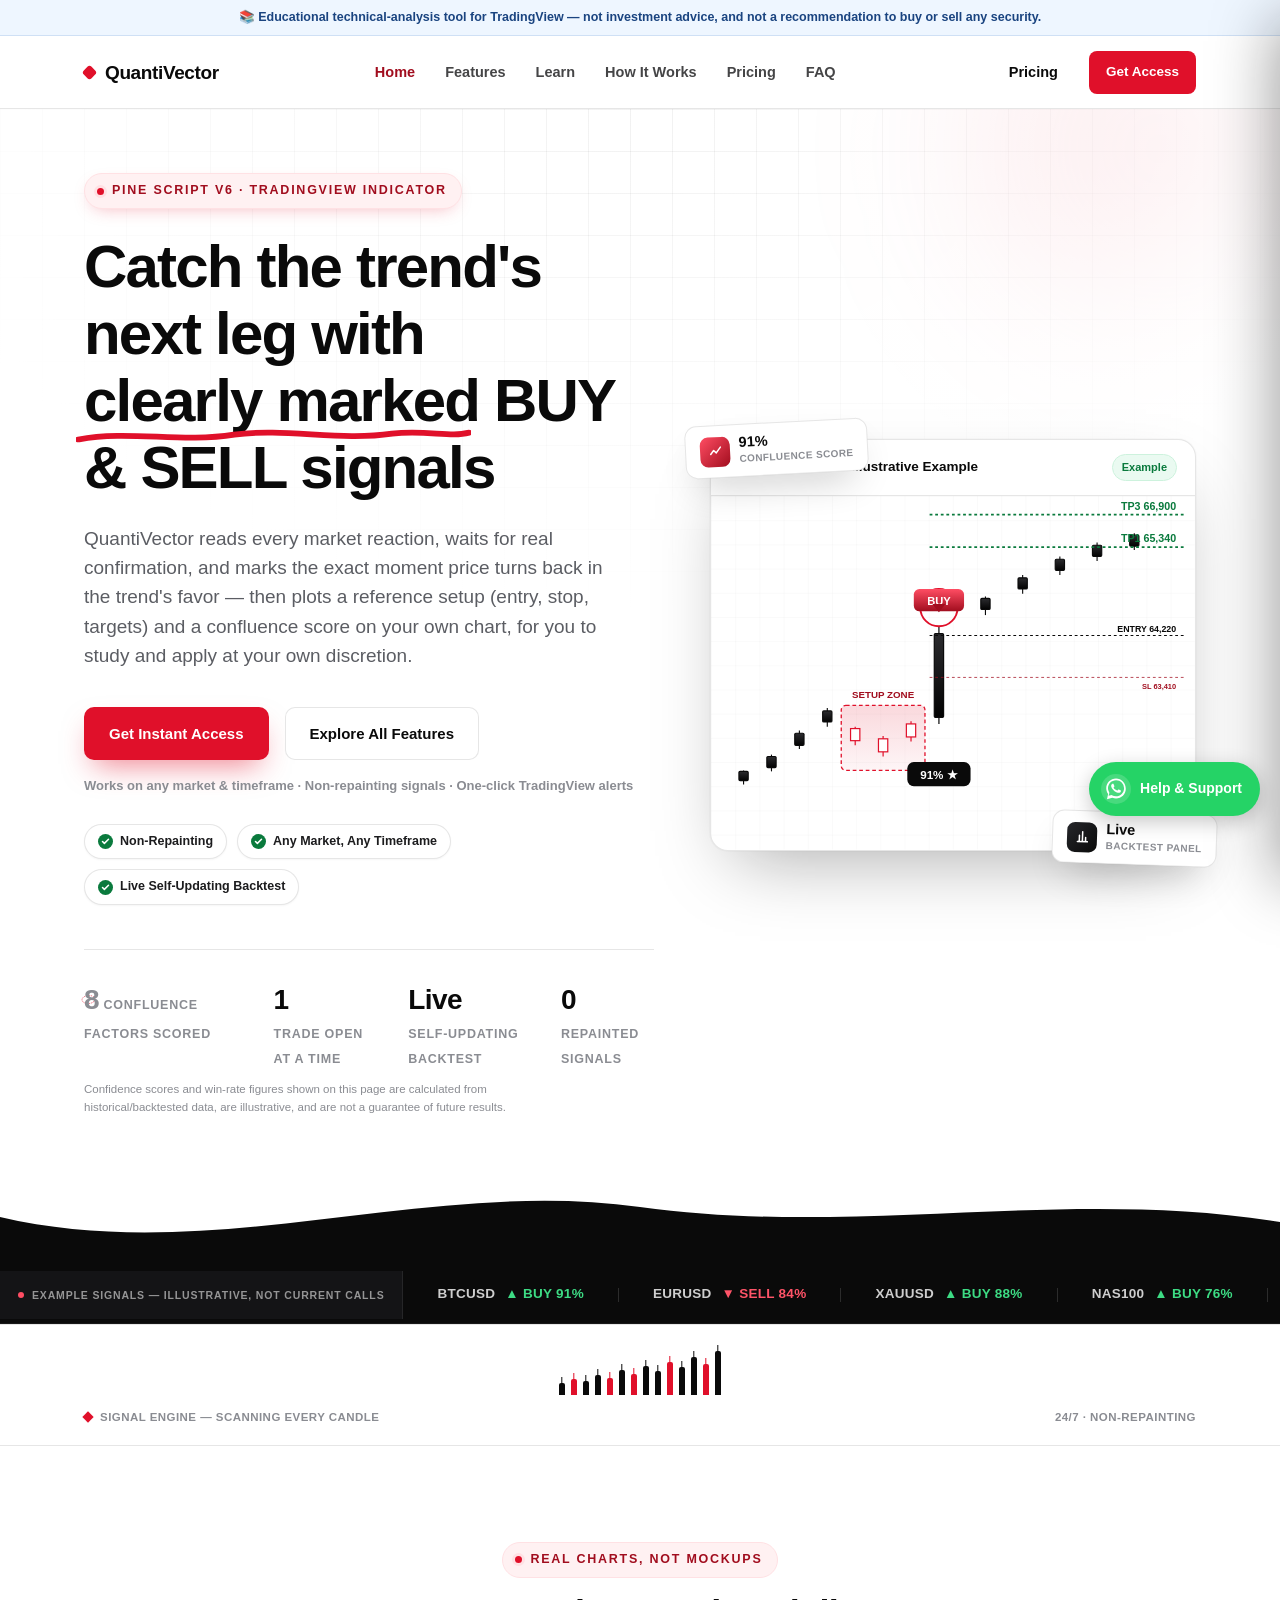
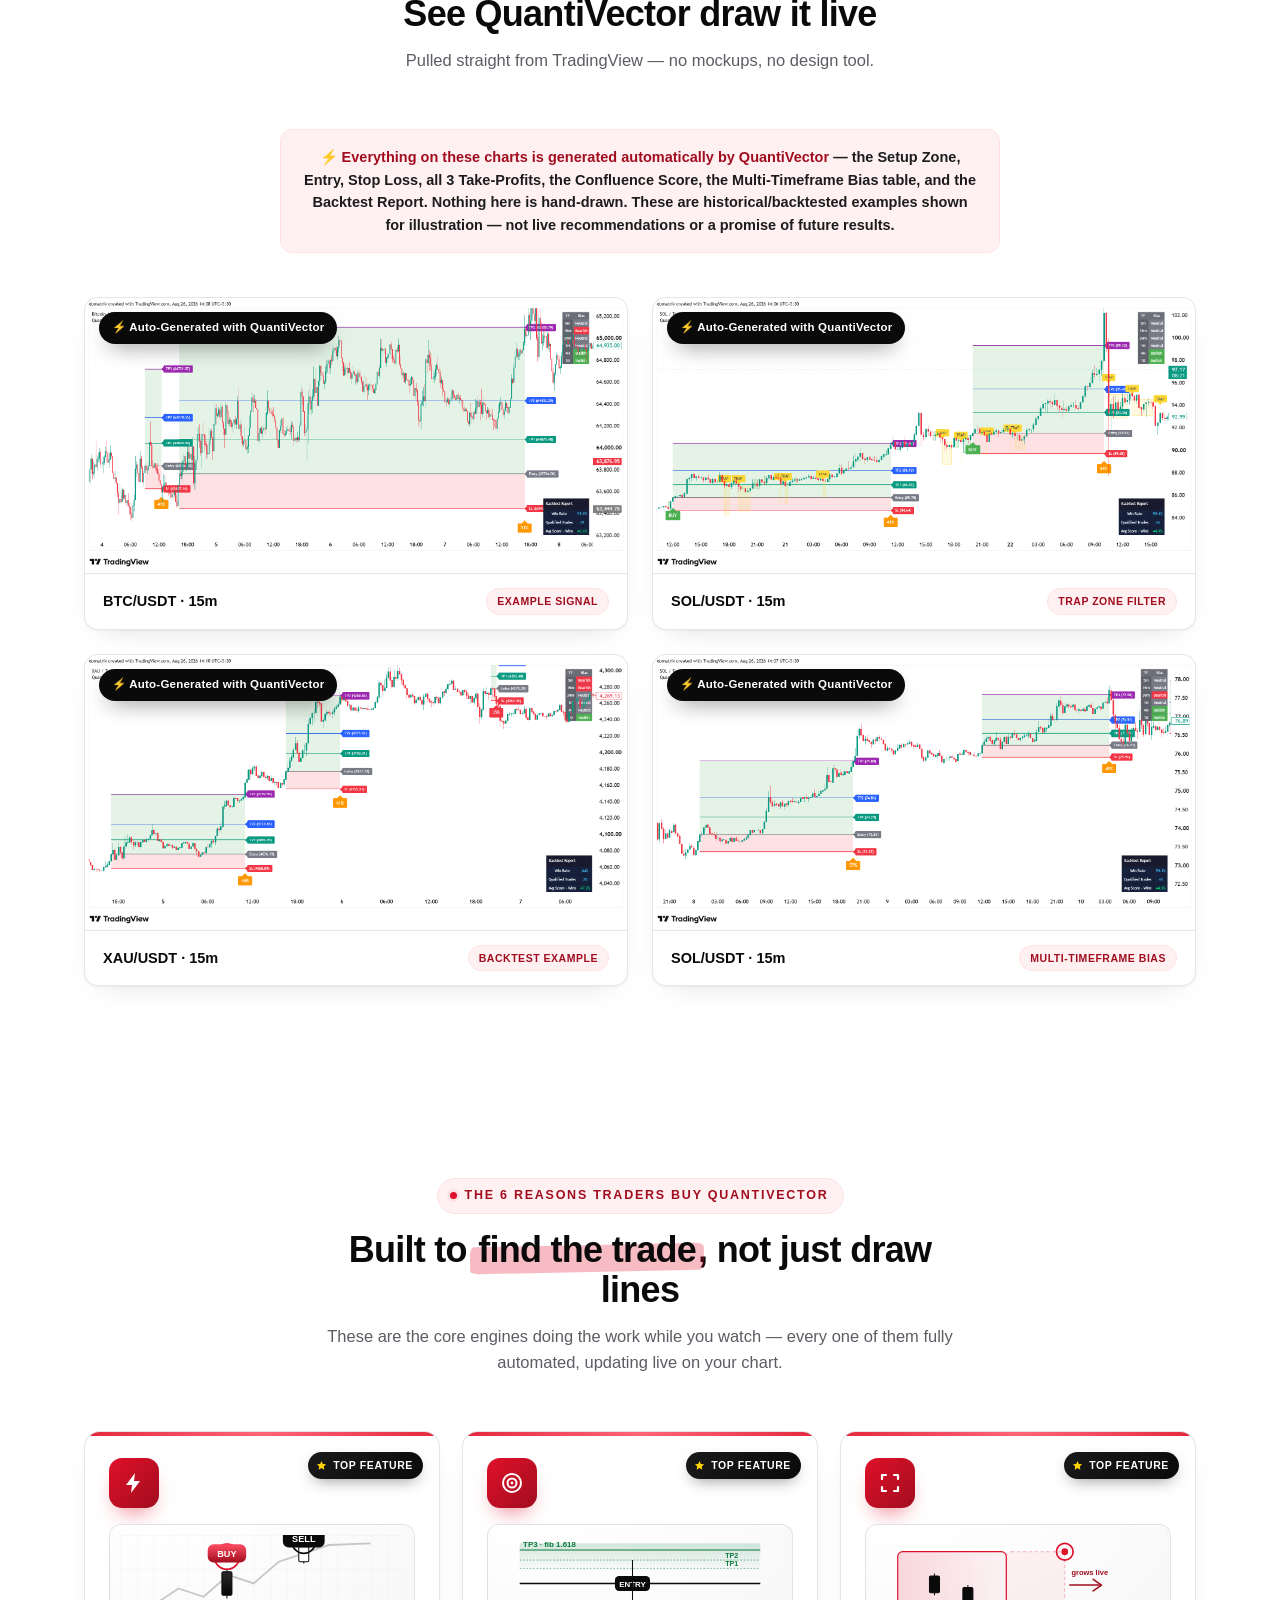
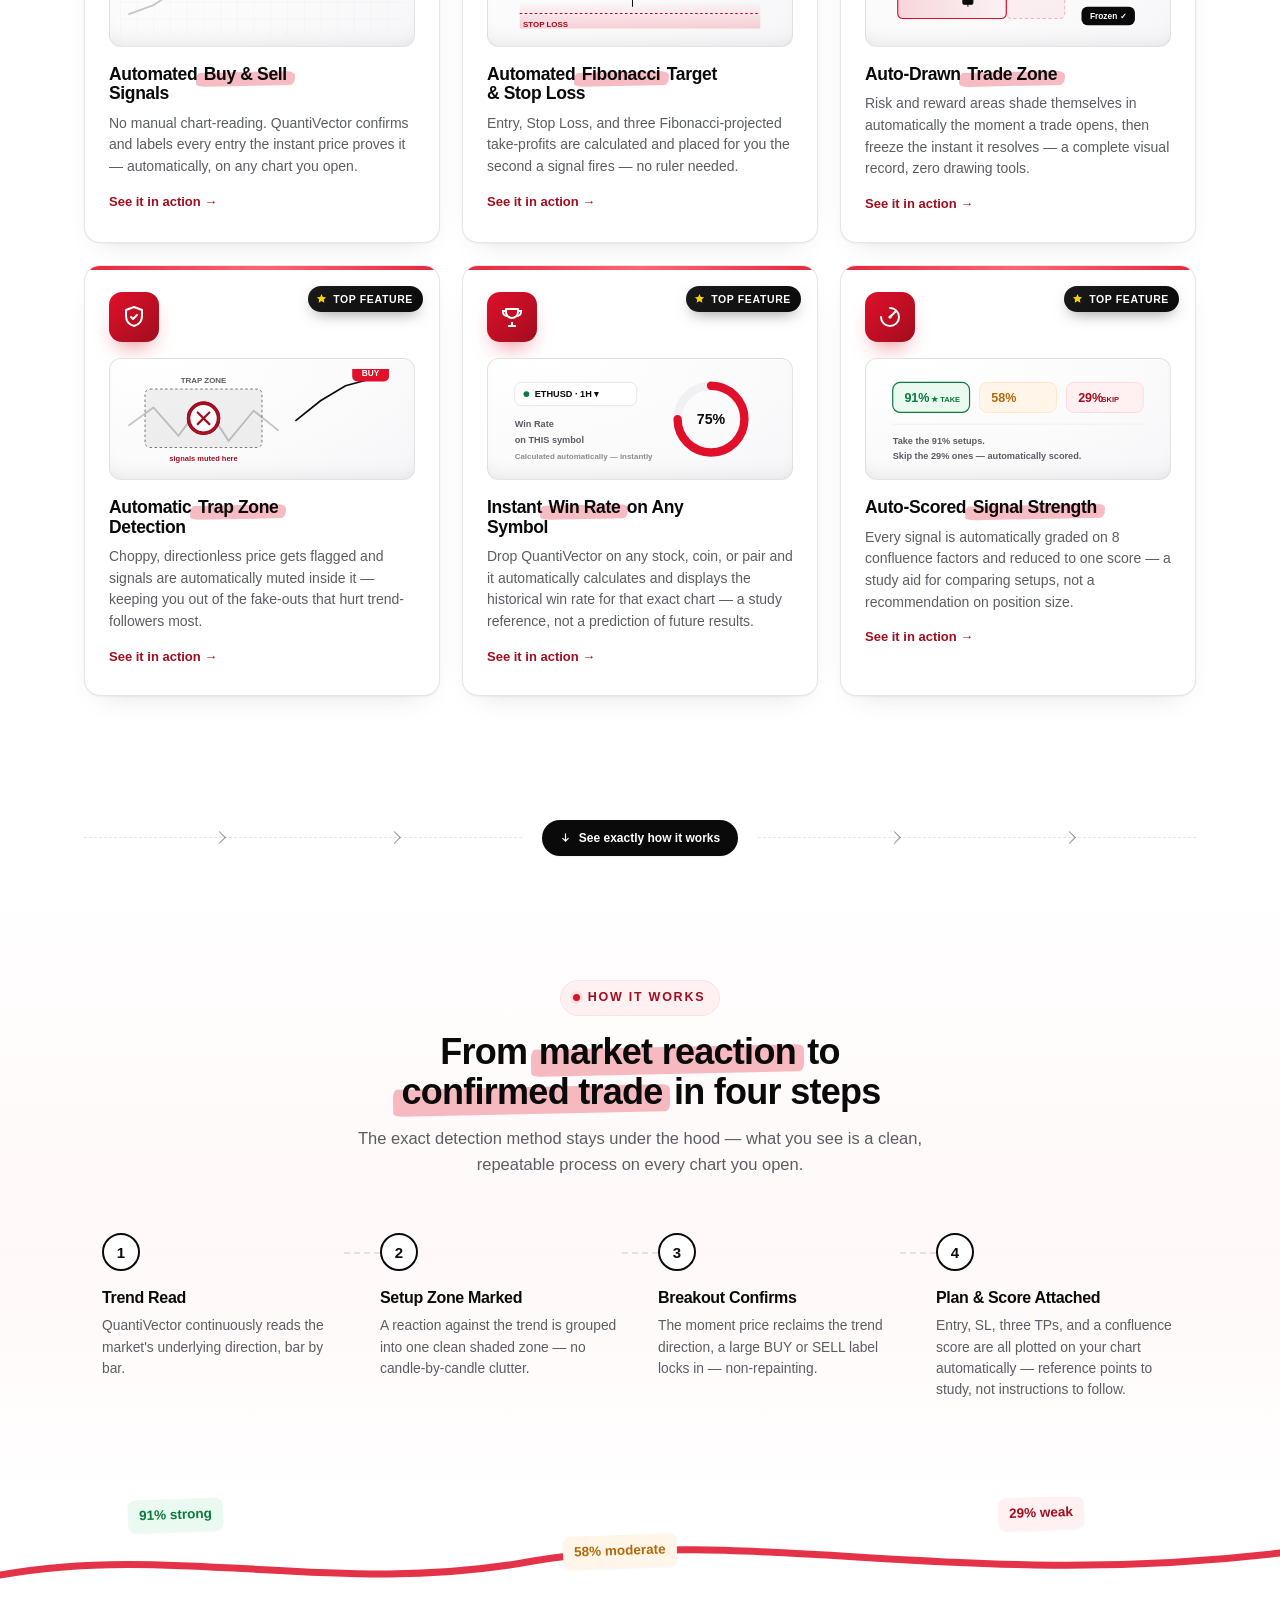
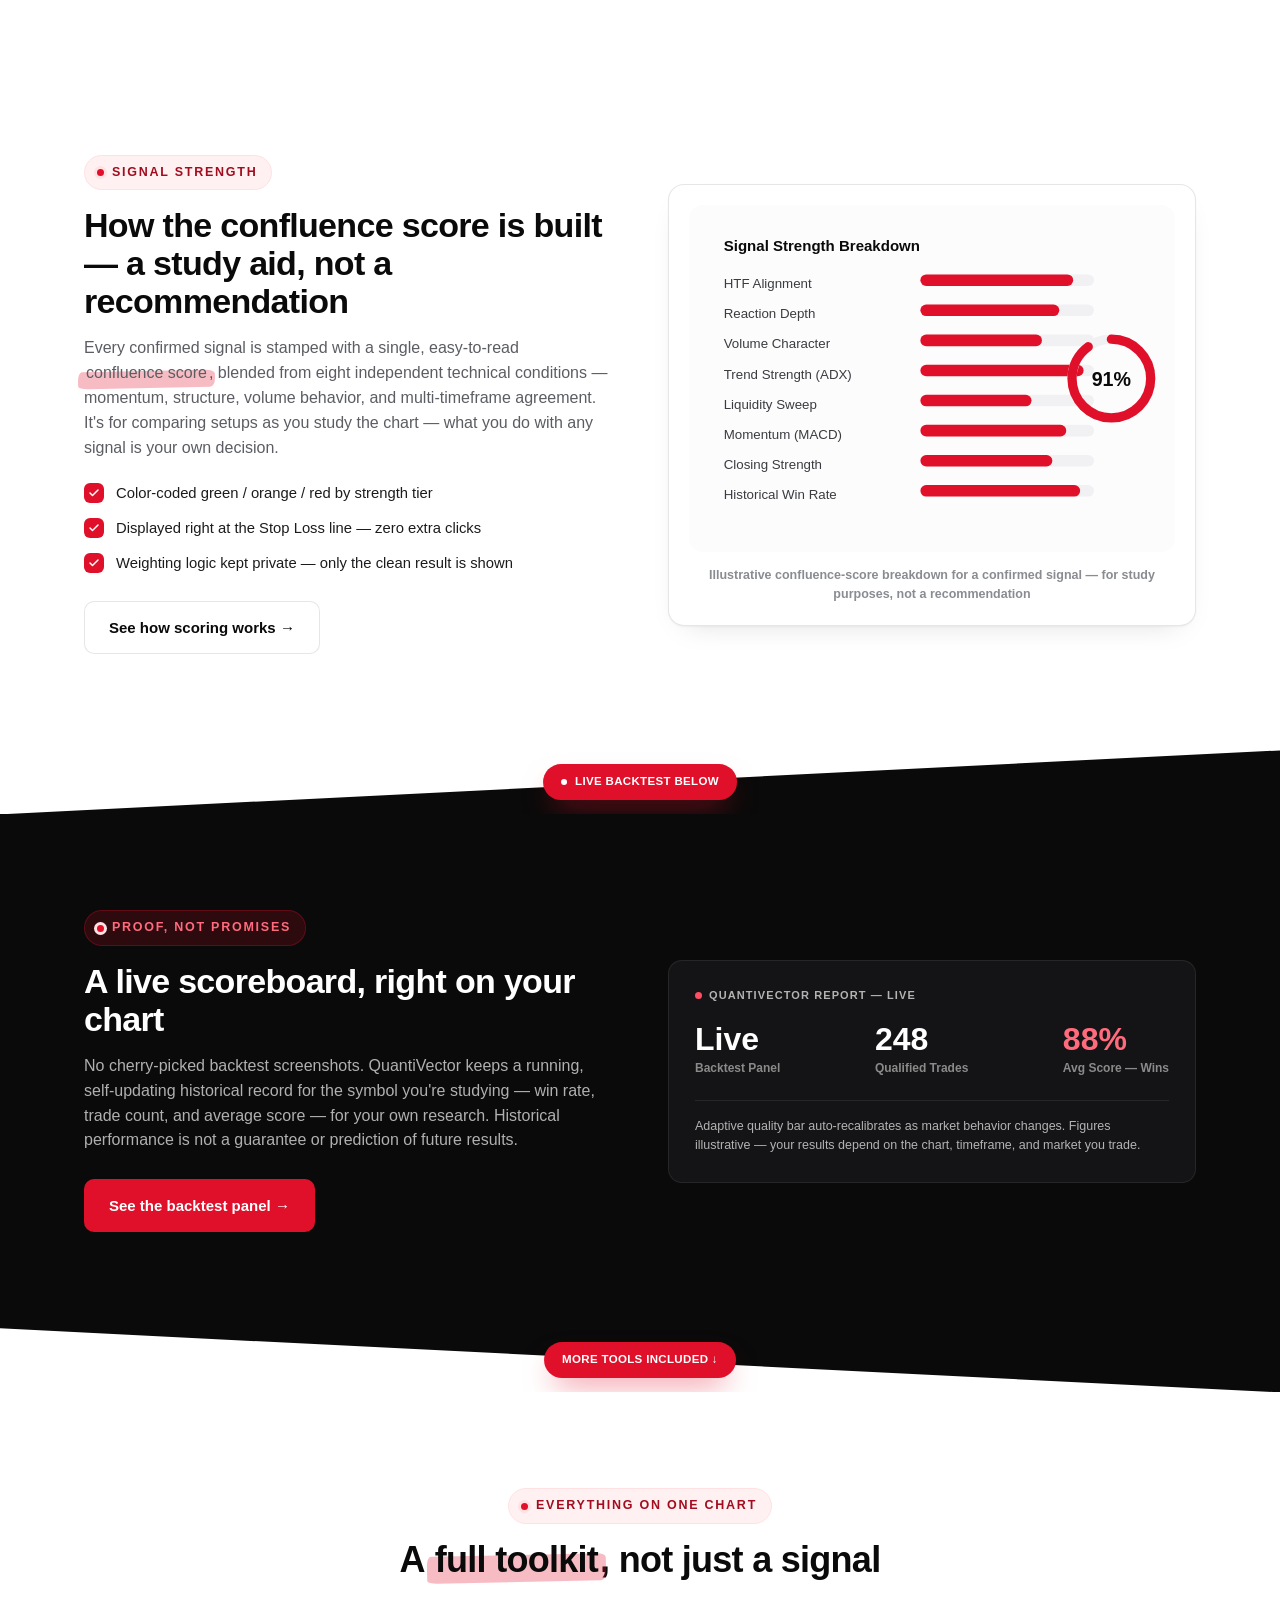
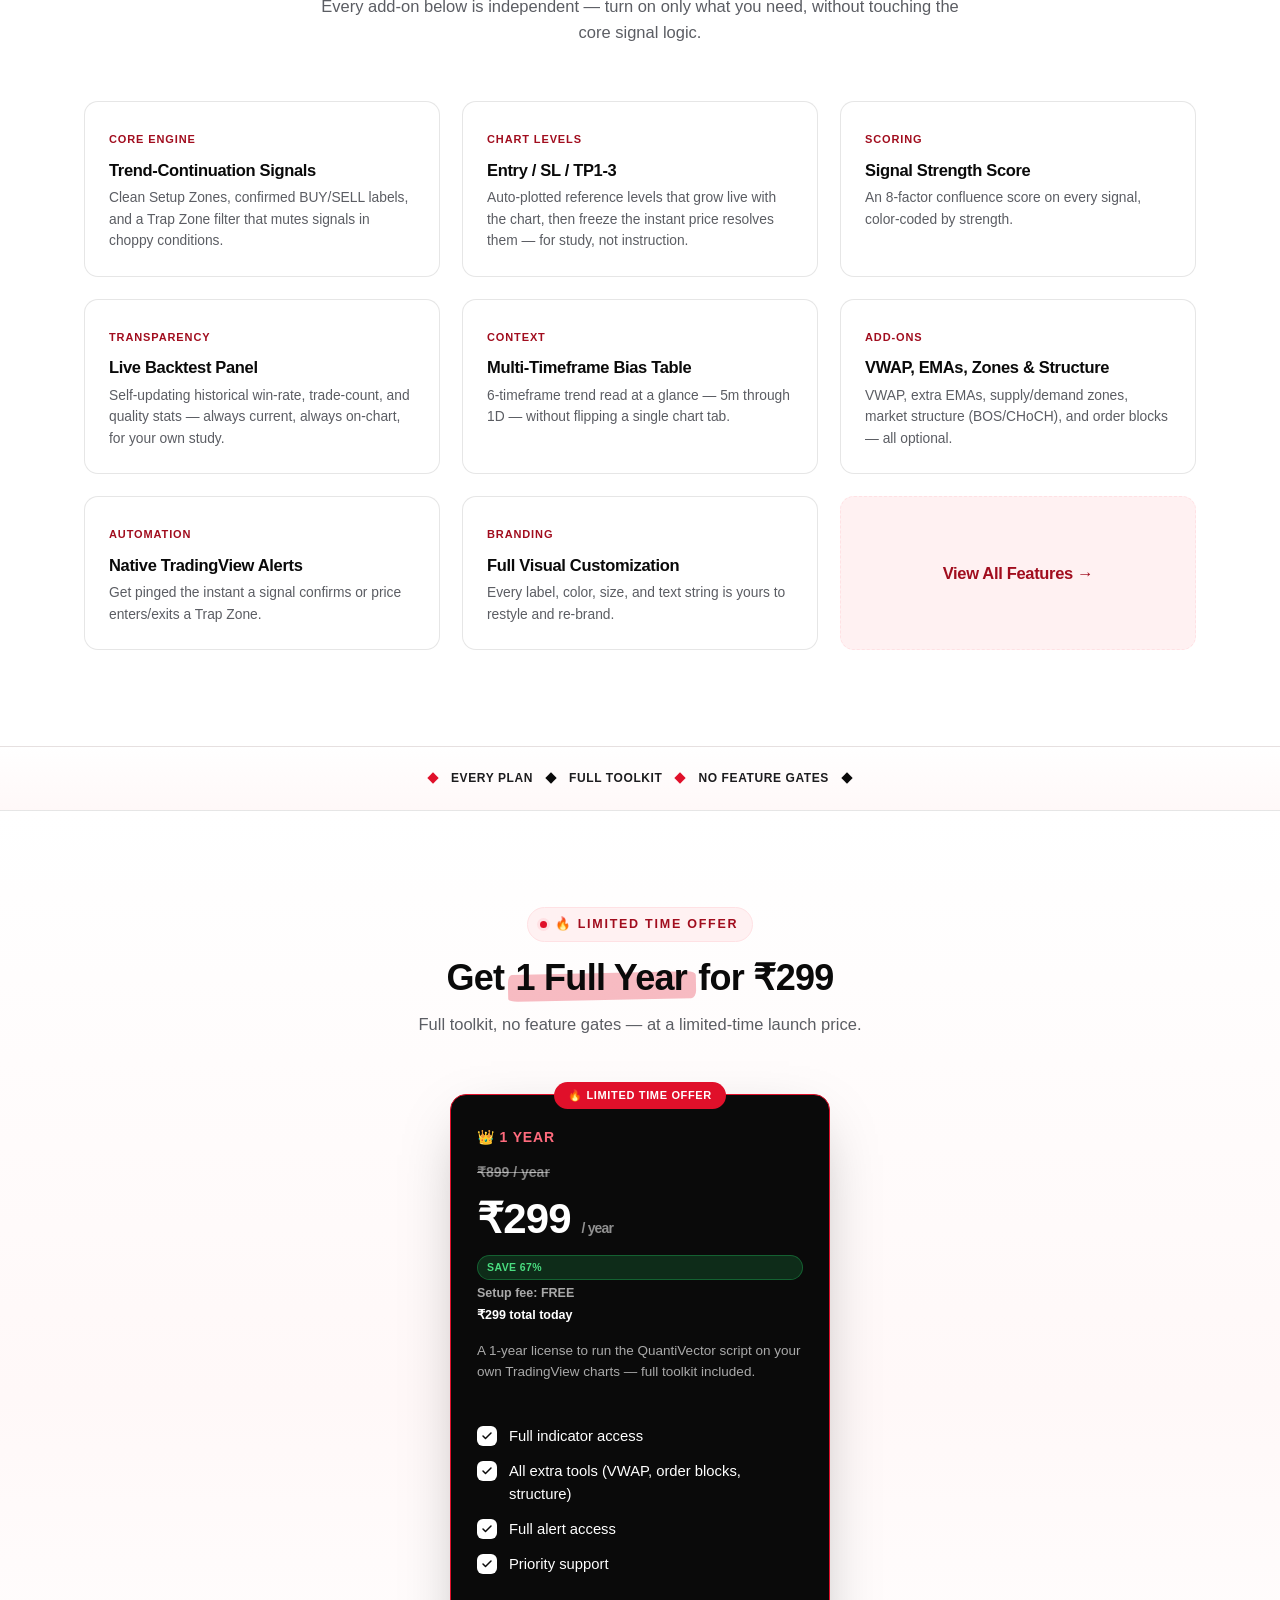
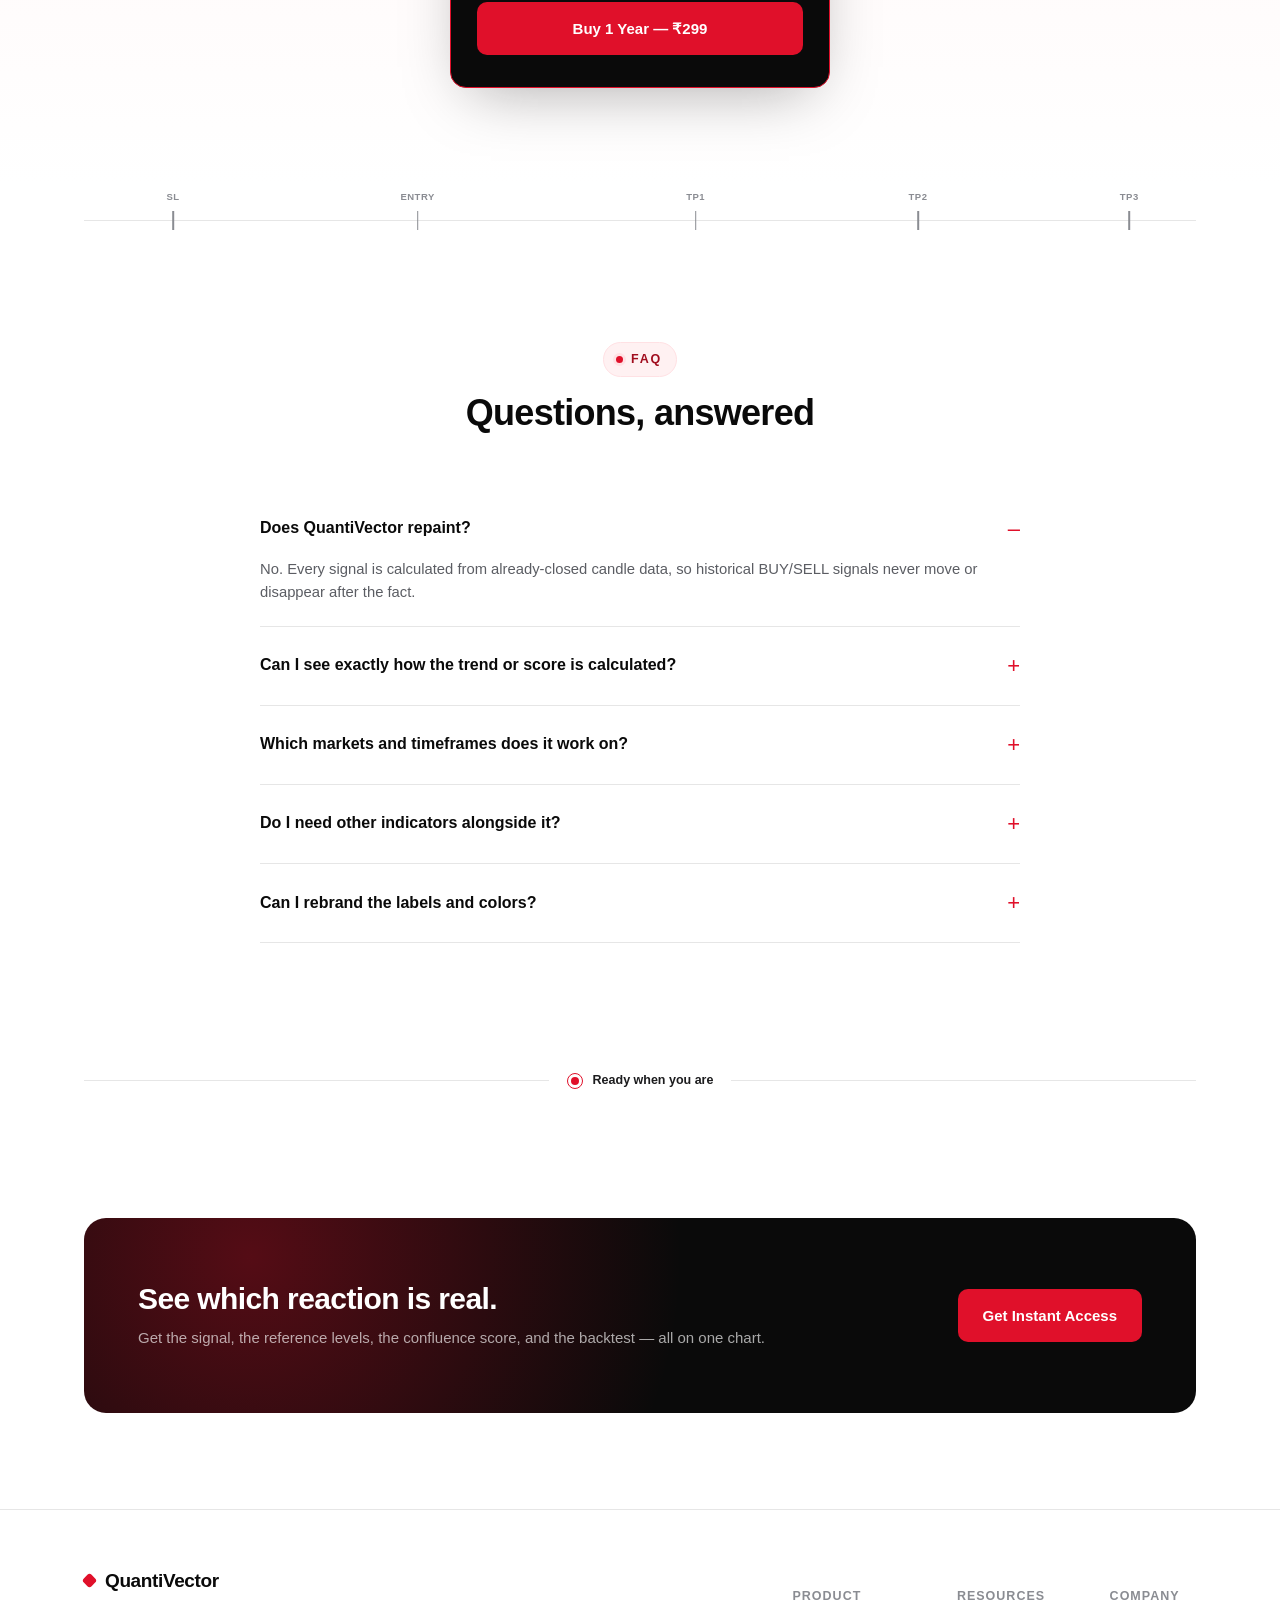
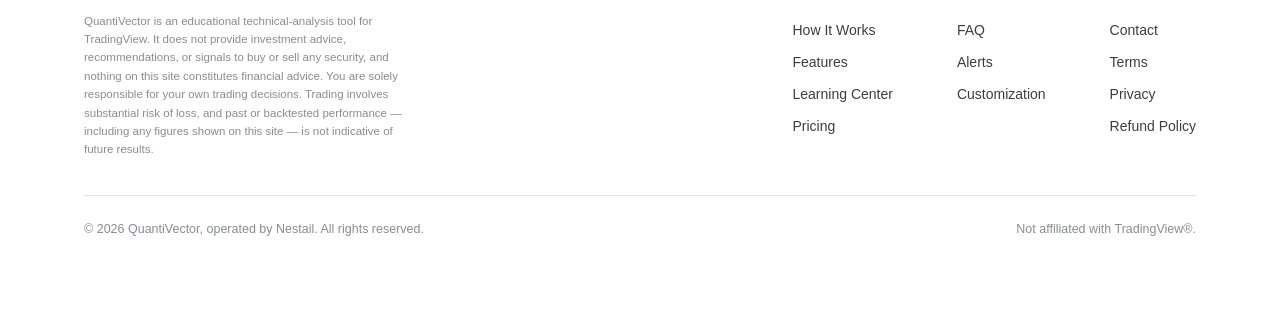
<file: durgapuja.html>
<!DOCTYPE html>
<html lang="en">
<head>
<meta charset="UTF-8">
<meta name="viewport" content="width=device-width, initial-scale=1.0">
<title>QuantiVector — Buy/Sell Signal Indicator for TradingView</title>
<meta name="description" content="QuantiVector is a Pine Script v6 TradingView indicator that marks entry, stop loss and take-profit levels on your chart for trend-continuation BUY/SELL signals, and scores every signal with a confidence score, backed by a live, on-chart backtest.">
<meta http-equiv="refresh" content="0; url=index.html">
<link rel="canonical" href="index.html">
<script>window.location.replace("index.html");</script>
</head>
<body>
<p>This offer has ended. Redirecting to <a href="index.html">QuantiVector</a>&hellip;</p>
</body>
</html>
</file>
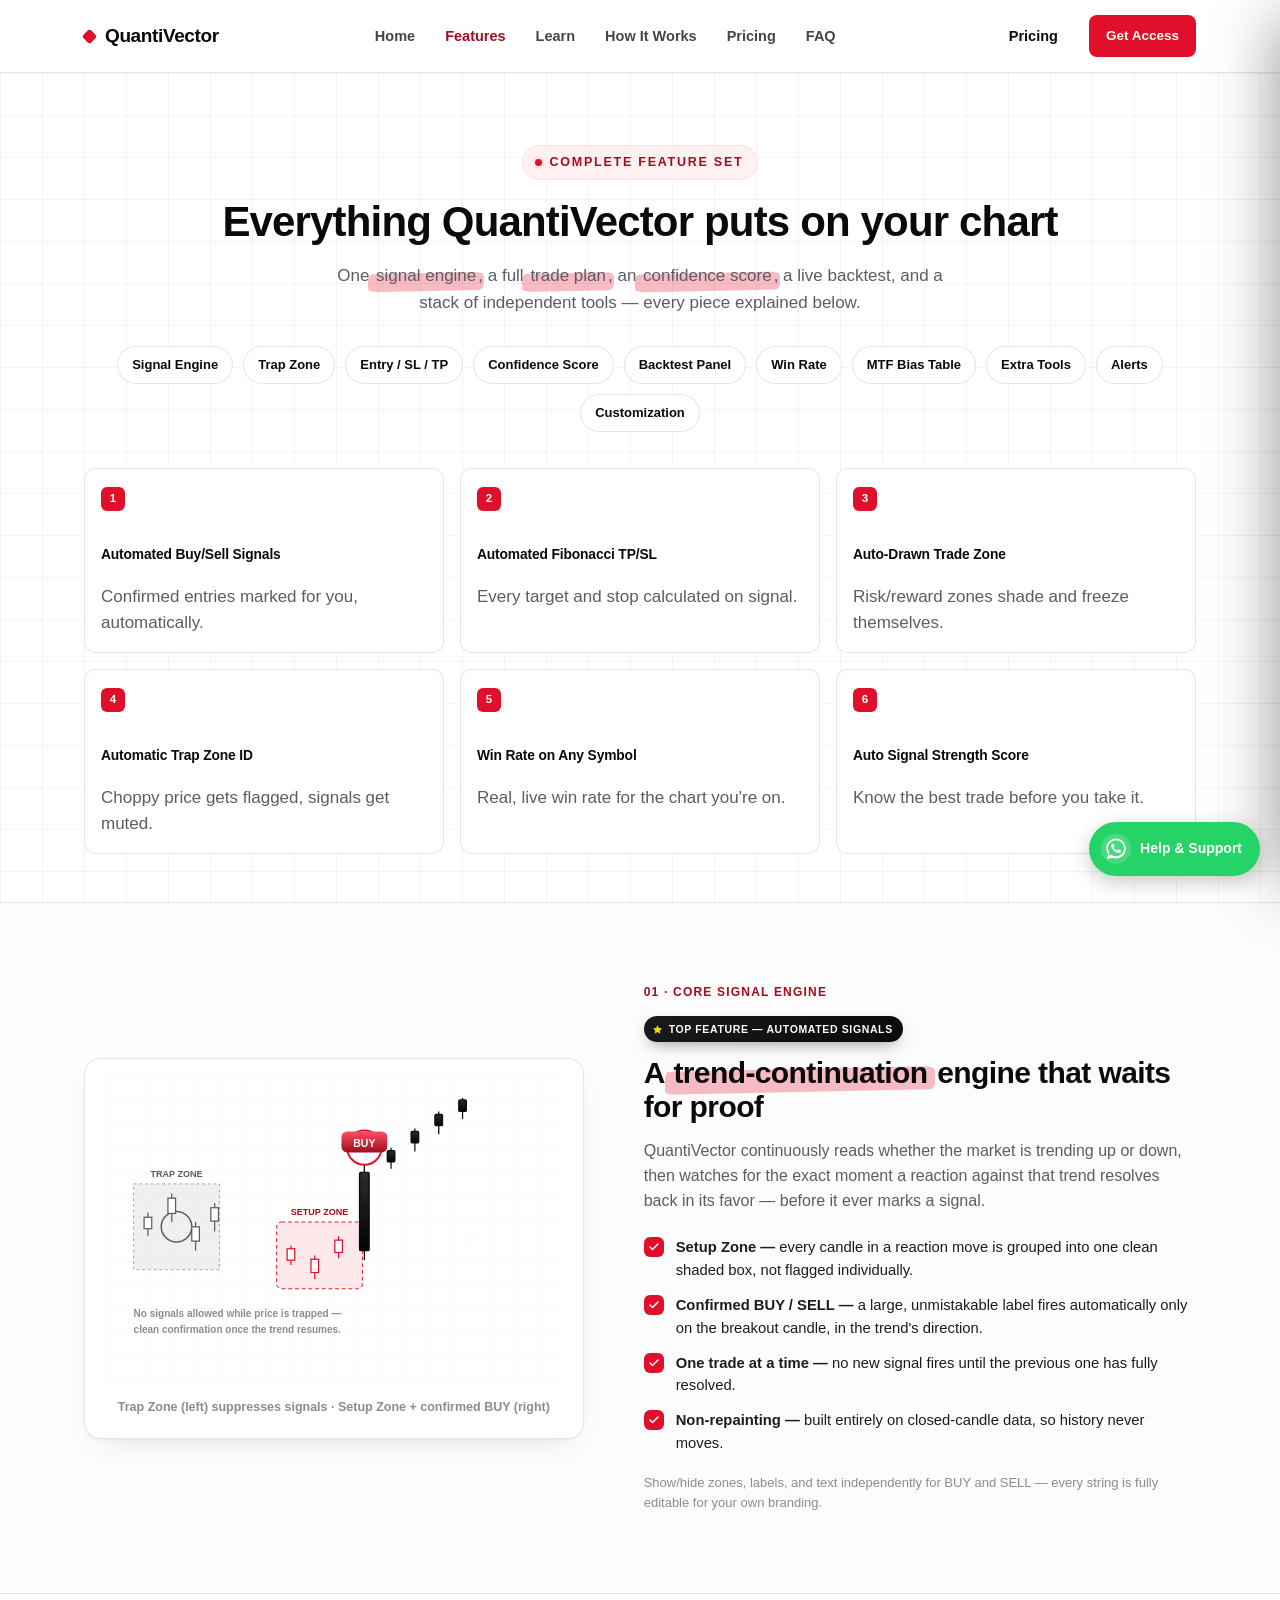
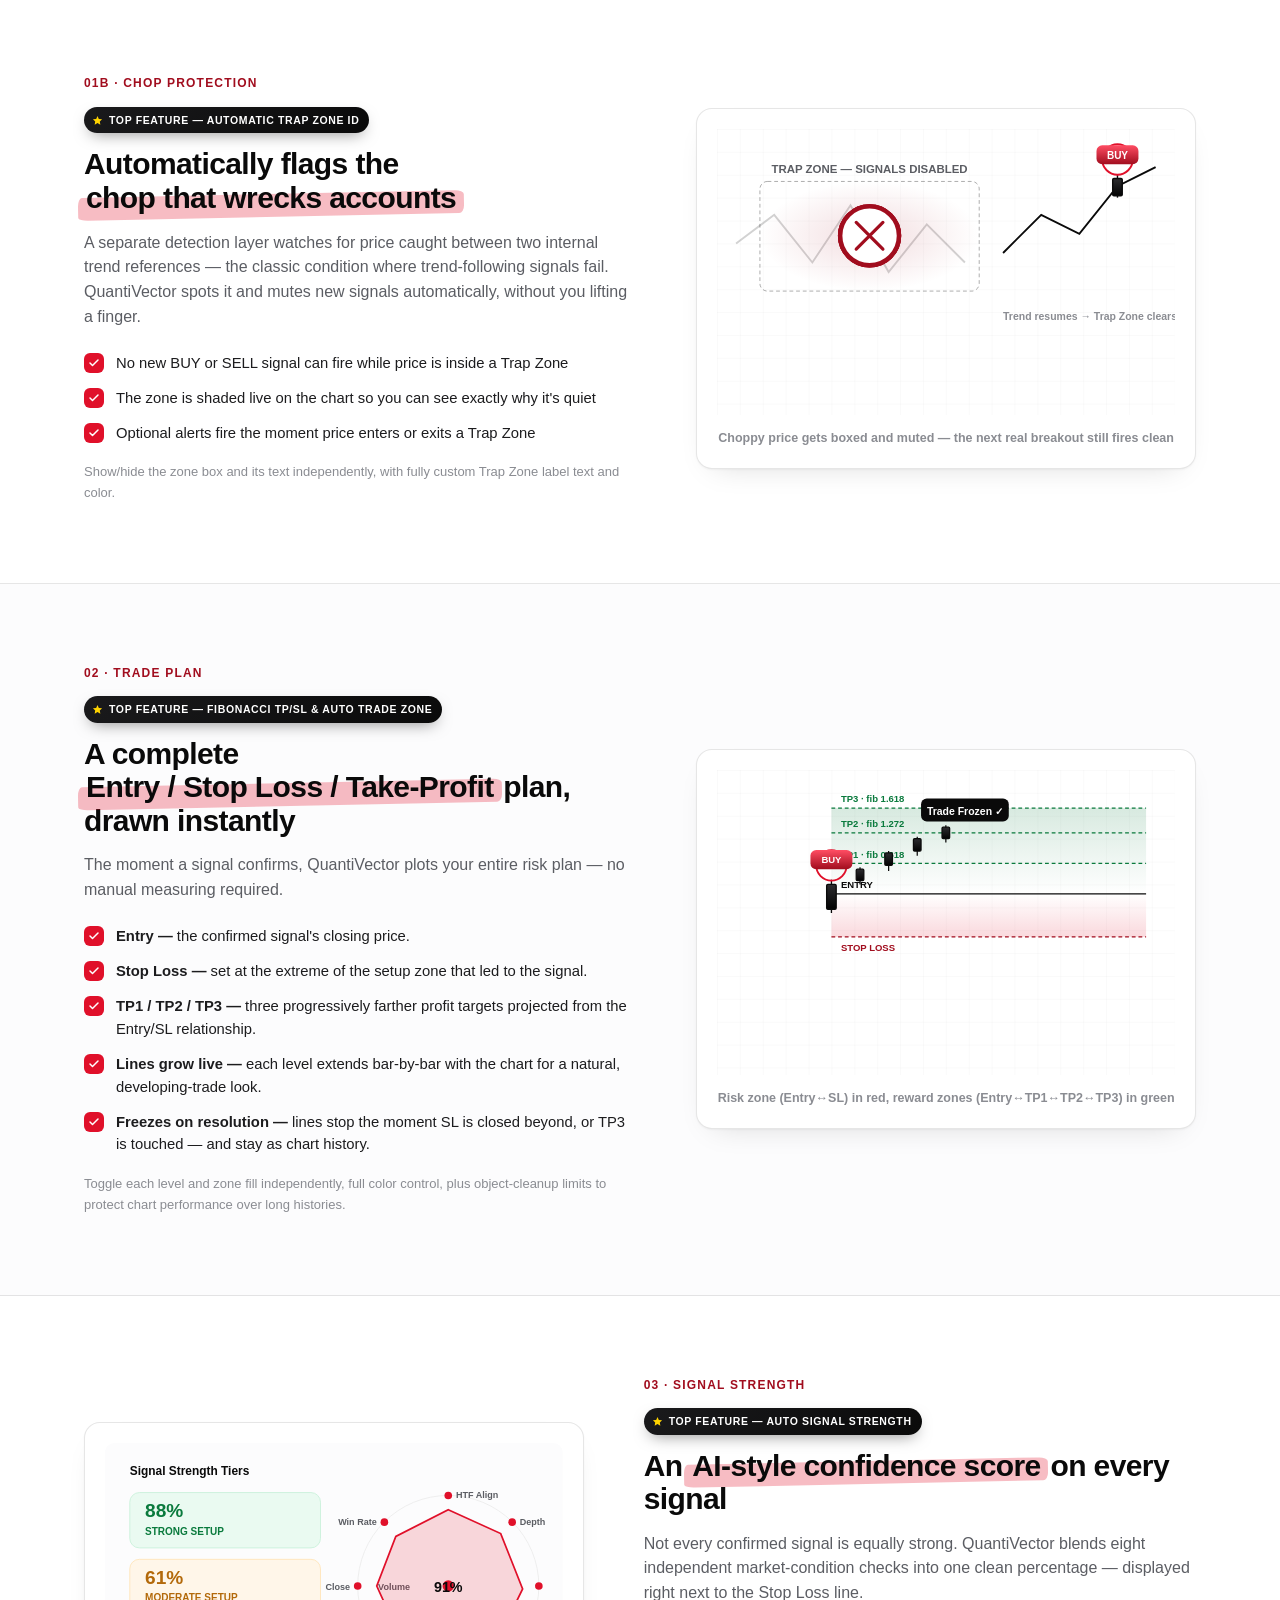
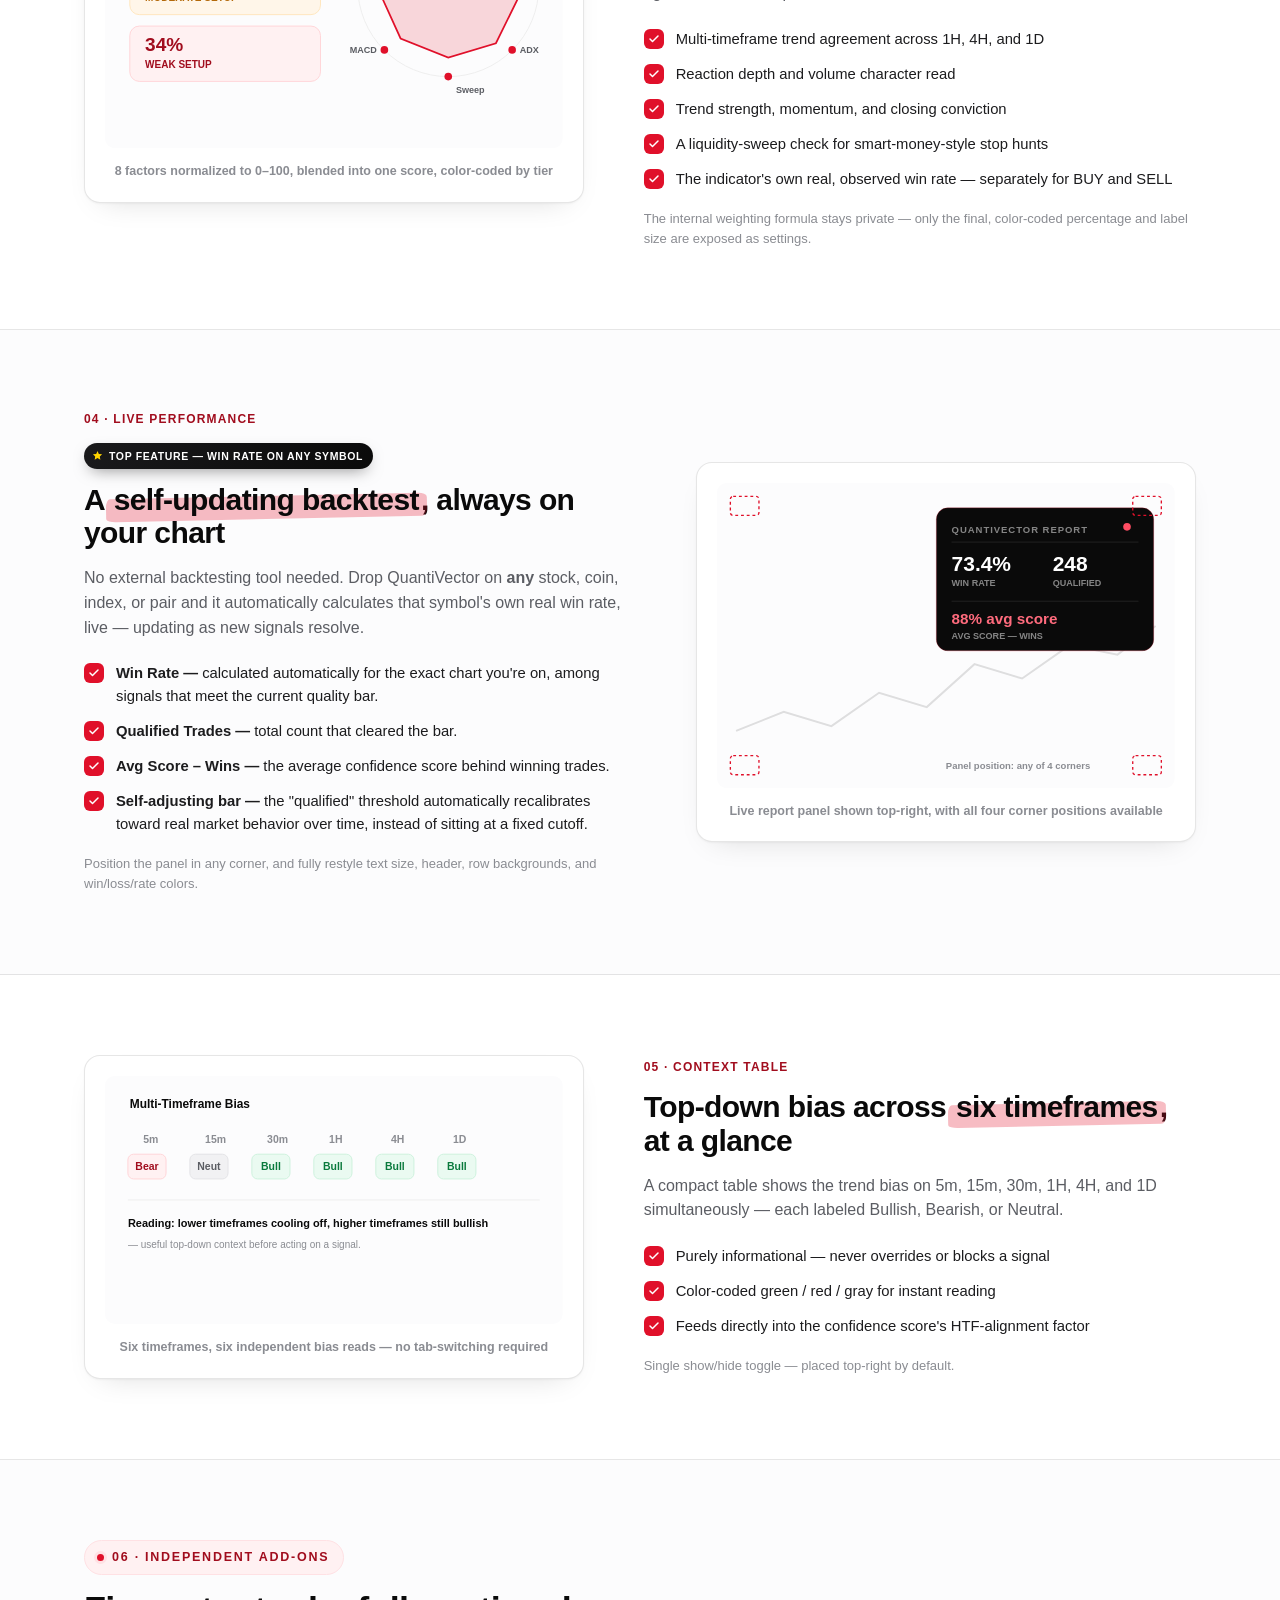
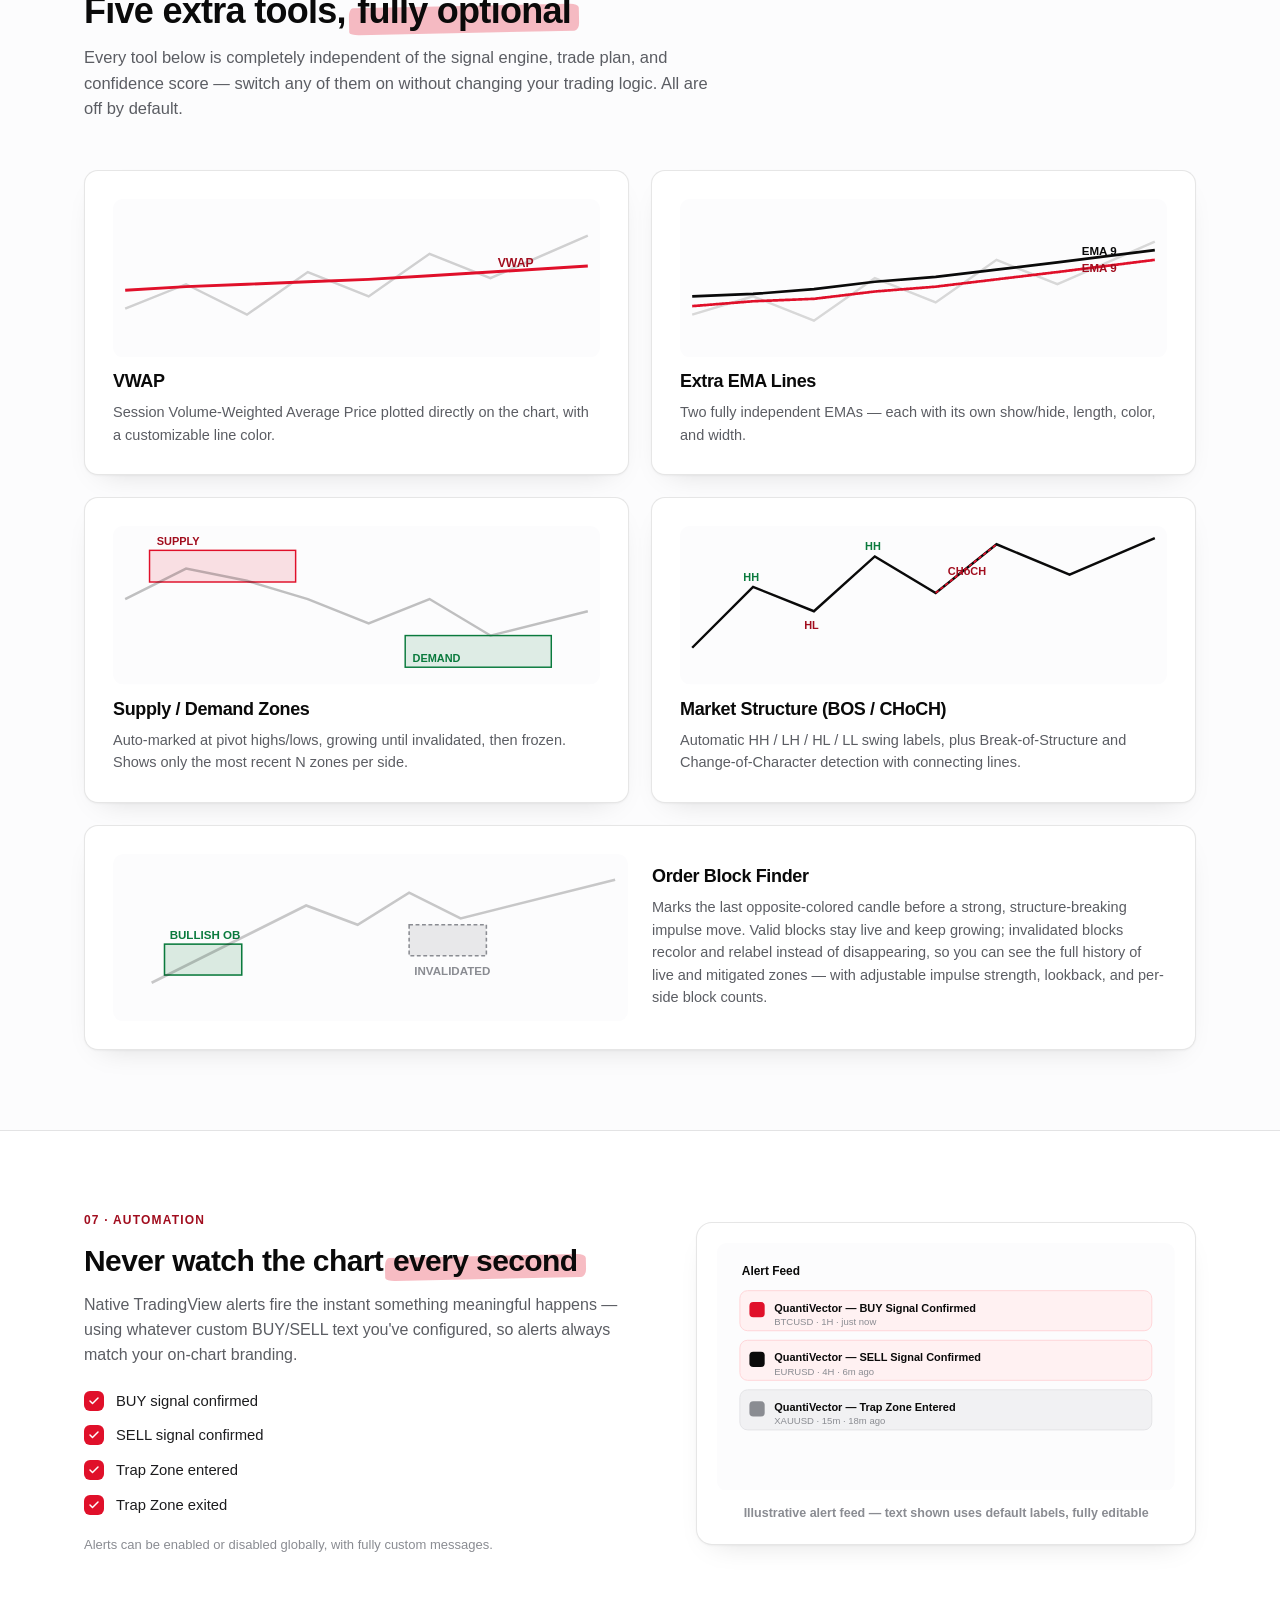
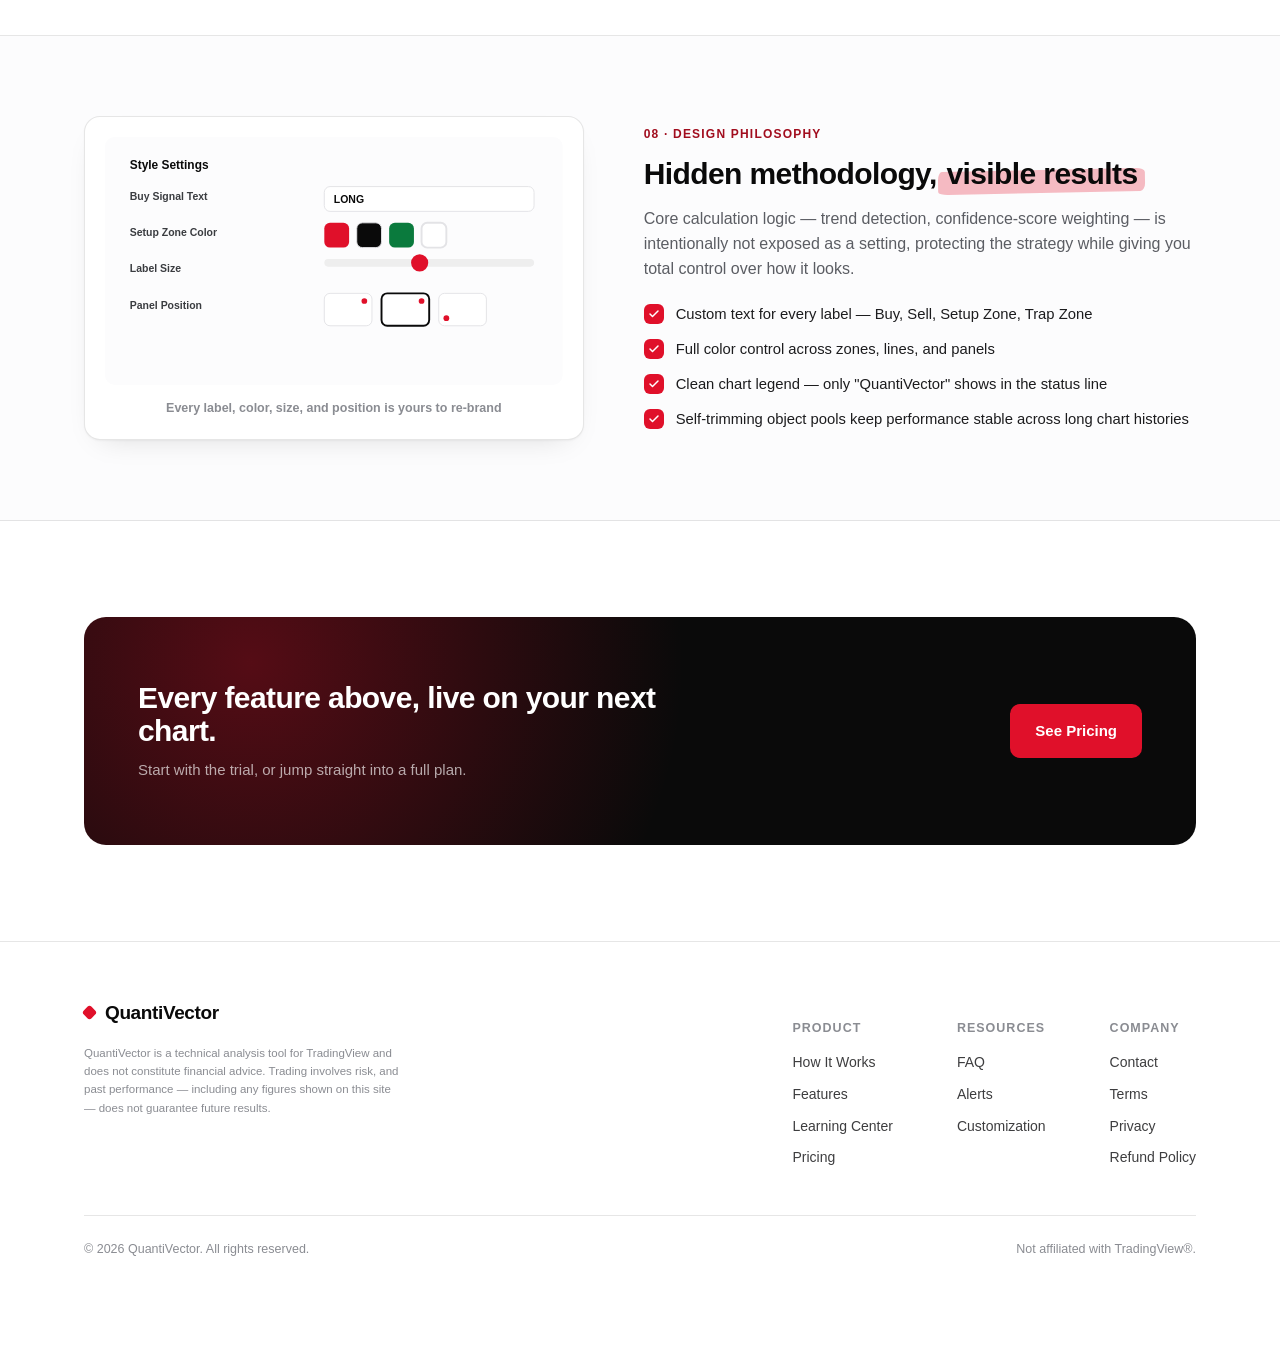
<file: features.html>
<!DOCTYPE html>
<html lang="en">
<head>
<meta charset="UTF-8">
<meta name="viewport" content="width=device-width, initial-scale=1.0">

<!-- Google tag (gtag.js) -->
<script async src="https://www.googletagmanager.com/gtag/js?id=G-Q3YGLEC0SH"></script>
<script>
  window.dataLayer = window.dataLayer || [];
  function gtag(){dataLayer.push(arguments);}
  gtag('js', new Date());
  gtag('config', 'G-Q3YGLEC0SH');
</script>
<!-- Meta Pixel Code -->
<script>
!function(f,b,e,v,n,t,s)
{if(f.fbq)return;n=f.fbq=function(){n.callMethod?
n.callMethod.apply(n,arguments):n.queue.push(arguments)};
if(!f._fbq)f._fbq=n;n.push=n;n.loaded=!0;n.version='2.0';
n.queue=[];t=b.createElement(e);t.async=!0;
t.src=v;s=b.getElementsByTagName(e)[0];
s.parentNode.insertBefore(t,s)}(window, document,'script',
'https://connect.facebook.net/en_US/fbevents.js');
fbq('init', '1778656280052738');
fbq('track', 'PageView');
</script>
<noscript><img height="1" width="1" style="display:none"
src="https://www.facebook.com/tr?id=1778656280052738&ev=PageView&noscript=1"
/></noscript>
<!-- End Meta Pixel Code -->
<title>Features — QuantiVector</title>
<meta name="description" content="Every feature inside QuantiVector: the trend-continuation signal engine, auto trade plans, the 8-factor confidence score, live backtest panel, multi-timeframe bias table, and a full suite of independent chart tools.">
<link rel="stylesheet" href="style.css">
</head>
<body>

<!-- ============ NAV ============ -->
<input type="checkbox" id="nav-toggle" class="nav-toggle-input">
<header class="nav">
  <div class="wrap">
    <a href="index.html" class="brand"><span class="dot"></span> QuantiVector</a>
    <nav class="navlinks">
      <a href="index.html">Home</a>
      <a href="features.html" class="active">Features</a>
      <a href="docs.html">Learn</a>
      <a href="index.html#how-it-works">How It Works</a>
      <a href="index.html#pricing">Pricing</a>
      <a href="index.html#faq">FAQ</a>
    </nav>
    <div class="nav-cta">
      <a href="index.html#pricing" class="btn btn-ghost-nav">Pricing</a>
      <a href="#" class="btn btn-red btn-sm">Get Access</a>
    </div>
    <label for="nav-toggle" class="nav-toggle-btn" aria-label="Open menu"><span></span><span></span><span></span></label>
  </div>
</header>
<label for="nav-toggle" class="mobile-backdrop" aria-hidden="true"></label>
<div class="mobile-panel">
  <div class="mp-head">
    <span class="brand"><span class="dot"></span> QuantiVector</span>
    <label for="nav-toggle" class="mp-close" aria-label="Close menu">
      <svg width="16" height="16" viewBox="0 0 24 24" fill="none"><path d="M5 5l14 14M19 5L5 19" stroke="currentColor" stroke-width="2.2" stroke-linecap="round"/></svg>
    </label>
  </div>
  <div class="mp-links">
    <a href="index.html">Home</a>
    <a href="features.html" class="active">Features</a>
    <a href="docs.html">Learn</a>
    <a href="index.html#how-it-works">How It Works</a>
    <a href="index.html#pricing">Pricing</a>
    <a href="index.html#faq">FAQ</a>
    <a href="#" class="btn btn-red btn-block">Get Access</a>
  </div>
</div>

<!-- ============ FEATURE HERO ============ -->
<section class="feature-hero">
  <div class="wrap">
    <span class="eyebrow">Complete Feature Set</span>
    <h1 style="margin-top:18px;">Everything QuantiVector puts on your chart</h1>
    <p>One <span class="mark">signal engine</span>, a full <span class="mark">trade plan</span>, an <span class="mark">confidence score</span>, a live backtest, and a stack of independent tools — every piece explained below.</p>
    <div class="feat-nav">
      <a href="#signal-engine">Signal Engine</a>
      <a href="#trap-zone">Trap Zone</a>
      <a href="#entry-system">Entry / SL / TP</a>
      <a href="#confidence-score">Confidence Score</a>
      <a href="#backtest">Backtest Panel</a>
      <a href="#win-rate">Win Rate</a>
      <a href="#mtf-bias">MTF Bias Table</a>
      <a href="#extra-tools">Extra Tools</a>
      <a href="#alerts">Alerts</a>
      <a href="#customization">Customization</a>
    </div>

    <div class="top-reasons-strip">
      <a href="#signal-engine" class="reason-mini"><span class="rn">1</span><h5>Automated Buy/Sell Signals</h5><p>Confirmed entries marked for you, automatically.</p></a>
      <a href="#entry-system" class="reason-mini"><span class="rn">2</span><h5>Automated Fibonacci TP/SL</h5><p>Every target and stop calculated on signal.</p></a>
      <a href="#entry-system" class="reason-mini"><span class="rn">3</span><h5>Auto-Drawn Trade Zone</h5><p>Risk/reward zones shade and freeze themselves.</p></a>
      <a href="#trap-zone" class="reason-mini"><span class="rn">4</span><h5>Automatic Trap Zone ID</h5><p>Choppy price gets flagged, signals get muted.</p></a>
      <a href="#win-rate" class="reason-mini"><span class="rn">5</span><h5>Win Rate on Any Symbol</h5><p>Real, live win rate for the chart you're on.</p></a>
      <a href="#confidence-score" class="reason-mini"><span class="rn">6</span><h5>Auto Signal Strength Score</h5><p>Know the best trade before you take it.</p></a>
    </div>
  </div>
</section>

<!-- ============ 1. SIGNAL ENGINE ============ -->
<section id="signal-engine" class="f-block">
  <div class="wrap f-inner">
    <div class="f-visual">
      <svg viewBox="0 0 480 320" width="100%">
        <defs>
          <pattern id="g1" width="24" height="24" patternUnits="userSpaceOnUse"><path d="M24 0H0V24" fill="none" stroke="#0a0a0a" stroke-opacity="0.04"/></pattern>
          <linearGradient id="feCandle1" x1="0" y1="0" x2="0" y2="1"><stop offset="0" stop-color="#2c2c2f"/><stop offset="1" stop-color="#020202"/></linearGradient>
          <linearGradient id="feBuy1" x1="0" y1="0" x2="0" y2="1"><stop offset="0" stop-color="#ff4d63"/><stop offset="1" stop-color="#a10d1e"/></linearGradient>
        </defs>
        <rect width="480" height="320" fill="url(#g1)"/>
        <!-- trap zone -->
        <rect x="30" y="110" width="90" height="90" fill="#0a0a0a" fill-opacity="0.06" stroke="#0a0a0a" stroke-opacity="0.35" stroke-dasharray="3 3"/>
        <text x="75" y="103" text-anchor="middle" font-size="9.5" font-weight="800" fill="#5b5d63" font-family="Arial">TRAP ZONE</text>
        <g class="ping" style="transform-origin:75px 155px;"><circle cx="75" cy="155" r="16" fill="none" stroke="#5b5d63" stroke-width="1.6"/></g>
        <g stroke="#5b5d63" stroke-width="1.3">
          <line x1="45" y1="140" x2="45" y2="165"/><rect x="41" y="145" width="8" height="12" fill="#fff" stroke="#5b5d63"/>
          <line x1="70" y1="120" x2="70" y2="150"/><rect x="66" y="125" width="8" height="16" fill="#fff" stroke="#5b5d63"/>
          <line x1="95" y1="150" x2="95" y2="180"/><rect x="91" y="155" width="8" height="15" fill="#fff" stroke="#5b5d63"/>
          <line x1="115" y1="130" x2="115" y2="160"/><rect x="111" y="135" width="8" height="14" fill="#fff" stroke="#5b5d63"/>
        </g>

        <!-- setup zone + buy -->
        <rect x="180" y="150" width="90" height="70" rx="5" fill="#e0102a" fill-opacity="0.09" stroke="#e0102a" stroke-dasharray="4 3"/>
        <text x="225" y="143" text-anchor="middle" font-size="9.5" font-weight="800" fill="#a10d1e" font-family="Arial">SETUP ZONE</text>
        <g stroke="#e0102a" stroke-width="1.3">
          <line x1="195" y1="175" x2="195" y2="195"/><rect x="191" y="178" width="8" height="12" fill="#fff" stroke="#e0102a"/>
          <line x1="220" y1="185" x2="220" y2="210"/><rect x="216" y="189" width="8" height="14" fill="#fff" stroke="#e0102a"/>
          <line x1="245" y1="165" x2="245" y2="188"/><rect x="241" y="169" width="8" height="13" fill="#fff" stroke="#e0102a"/>
        </g>
        <g stroke="#0a0a0a" stroke-width="1.4"><line x1="272" y1="90" x2="272" y2="190"/><rect x="267" y="98" width="10" height="82" rx="1.3" fill="url(#feCandle1)"/></g>
        <g class="ping" style="transform-origin:272px 72px;"><circle cx="272" cy="72" r="18" fill="none" stroke="#e0102a" stroke-width="2"/></g>
        <g transform="translate(272,72)" class="glow-badge">
          <rect x="-24" y="-17" width="48" height="22" rx="6" fill="url(#feBuy1)"/>
          <text x="0" y="-1" text-anchor="middle" font-size="11" font-weight="800" fill="#fff" font-family="Arial">BUY</text>
        </g>

        <!-- continuation -->
        <g stroke="#0a0a0a" stroke-width="1.3">
          <line x1="300" y1="72" x2="300" y2="94"/><rect x="296" y="75" width="8" height="12" rx="1.3" fill="url(#feCandle1)"/>
          <line x1="325" y1="52" x2="325" y2="76"/><rect x="321" y="55" width="8" height="12" rx="1.3" fill="url(#feCandle1)"/>
          <line x1="350" y1="34" x2="350" y2="58"/><rect x="346" y="37" width="8" height="12" rx="1.3" fill="url(#feCandle1)"/>
          <line x1="375" y1="20" x2="375" y2="42"/><rect x="371" y="22" width="8" height="12" rx="1.3" fill="url(#feCandle1)"/>
        </g>
        <text x="30" y="250" font-size="10.5" fill="#8a8c92" font-family="Arial" font-weight="700">No signals allowed while price is trapped —</text>
        <text x="30" y="266" font-size="10.5" fill="#8a8c92" font-family="Arial" font-weight="700">clean confirmation once the trend resumes.</text>
      </svg>
      <p class="cap">Trap Zone (left) suppresses signals · Setup Zone + confirmed BUY (right)</p>
    </div>
    <div class="f-copy">
      <span class="kicker">01 · Core Signal Engine</span>
      <span class="badge-star" style="position:static;display:inline-flex;margin-bottom:14px;"><svg viewBox="0 0 24 24" fill="#ffd400"><path d="M12 2l2.9 6.6L22 9.3l-5 4.9 1.2 7-6.2-3.6L5.8 21 7 14 2 9.3l7.1-.7z"/></svg> Top Feature — Automated Signals</span>
      <h2>A <span class="mark">trend-continuation</span> engine that waits for proof</h2>
      <p class="lead">QuantiVector continuously reads whether the market is trending up or down, then watches for the exact moment a reaction against that trend resolves back in its favor — before it ever marks a signal.</p>
      <ul class="f-list">
        <li><span class="chk"><svg width="12" height="12" viewBox="0 0 24 24" fill="none"><path d="M4 12l5 5 11-11" stroke="#fff" stroke-width="3" stroke-linecap="round" stroke-linejoin="round"/></svg></span><span><b>Setup Zone —</b> every candle in a reaction move is grouped into one clean shaded box, not flagged individually.</span></li>
        <li><span class="chk"><svg width="12" height="12" viewBox="0 0 24 24" fill="none"><path d="M4 12l5 5 11-11" stroke="#fff" stroke-width="3" stroke-linecap="round" stroke-linejoin="round"/></svg></span><span><b>Confirmed BUY / SELL —</b> a large, unmistakable label fires automatically only on the breakout candle, in the trend's direction.</span></li>
        <li><span class="chk"><svg width="12" height="12" viewBox="0 0 24 24" fill="none"><path d="M4 12l5 5 11-11" stroke="#fff" stroke-width="3" stroke-linecap="round" stroke-linejoin="round"/></svg></span><span><b>One trade at a time —</b> no new signal fires until the previous one has fully resolved.</span></li>
        <li><span class="chk"><svg width="12" height="12" viewBox="0 0 24 24" fill="none"><path d="M4 12l5 5 11-11" stroke="#fff" stroke-width="3" stroke-linecap="round" stroke-linejoin="round"/></svg></span><span><b>Non-repainting —</b> built entirely on closed-candle data, so history never moves.</span></li>
      </ul>
      <p style="margin-top:18px;font-size:13px;color:var(--muted-2);">Show/hide zones, labels, and text independently for BUY and SELL — every string is fully editable for your own branding.</p>
    </div>
  </div>
</section>

<!-- ============ 1b. TRAP ZONE (dedicated highlight) ============ -->
<section id="trap-zone" class="f-block">
  <div class="wrap f-inner rev">
    <div class="f-copy">
      <span class="kicker">01b · Chop Protection</span>
      <span class="badge-star" style="position:static;display:inline-flex;margin-bottom:14px;"><svg viewBox="0 0 24 24" fill="#ffd400"><path d="M12 2l2.9 6.6L22 9.3l-5 4.9 1.2 7-6.2-3.6L5.8 21 7 14 2 9.3l7.1-.7z"/></svg> Top Feature — Automatic Trap Zone ID</span>
      <h2>Automatically flags the <span class="mark">chop that wrecks accounts</span></h2>
      <p class="lead">A separate detection layer watches for price caught between two internal trend references — the classic condition where trend-following signals fail. QuantiVector spots it and mutes new signals automatically, without you lifting a finger.</p>
      <ul class="f-list">
        <li><span class="chk"><svg width="12" height="12" viewBox="0 0 24 24" fill="none"><path d="M4 12l5 5 11-11" stroke="#fff" stroke-width="3" stroke-linecap="round" stroke-linejoin="round"/></svg></span><span>No new BUY or SELL signal can fire while price is inside a Trap Zone</span></li>
        <li><span class="chk"><svg width="12" height="12" viewBox="0 0 24 24" fill="none"><path d="M4 12l5 5 11-11" stroke="#fff" stroke-width="3" stroke-linecap="round" stroke-linejoin="round"/></svg></span><span>The zone is shaded live on the chart so you can see exactly why it's quiet</span></li>
        <li><span class="chk"><svg width="12" height="12" viewBox="0 0 24 24" fill="none"><path d="M4 12l5 5 11-11" stroke="#fff" stroke-width="3" stroke-linecap="round" stroke-linejoin="round"/></svg></span><span>Optional alerts fire the moment price enters or exits a Trap Zone</span></li>
      </ul>
      <p style="margin-top:18px;font-size:13px;color:var(--muted-2);">Show/hide the zone box and its text independently, with fully custom Trap Zone label text and color.</p>
    </div>
    <div class="f-visual">
      <svg viewBox="0 0 480 300" width="100%">
        <defs>
          <pattern id="g5" width="24" height="24" patternUnits="userSpaceOnUse"><path d="M24 0H0V24" fill="none" stroke="#0a0a0a" stroke-opacity="0.04"/></pattern>
          <linearGradient id="feCandle2" x1="0" y1="0" x2="0" y2="1"><stop offset="0" stop-color="#2c2c2f"/><stop offset="1" stop-color="#020202"/></linearGradient>
          <linearGradient id="feBuy2" x1="0" y1="0" x2="0" y2="1"><stop offset="0" stop-color="#ff4d63"/><stop offset="1" stop-color="#a10d1e"/></linearGradient>
          <radialGradient id="trapGlow" cx="50%" cy="50%" r="50%"><stop offset="0" stop-color="#a10d1e" stop-opacity=".14"/><stop offset="1" stop-color="#a10d1e" stop-opacity="0"/></radialGradient>
        </defs>
        <rect width="480" height="300" fill="url(#g5)"/>
        <polyline points="20,120 60,90 100,140 140,80 180,150 220,100 260,140" fill="none" stroke="#0a0a0a" stroke-opacity="0.18" stroke-width="2"/>
        <rect x="45" y="55" width="230" height="115" rx="8" fill="url(#trapGlow)" stroke="#0a0a0a" stroke-opacity="0.35" stroke-dasharray="4 3"/>
        <text x="160" y="46" text-anchor="middle" font-size="12" font-weight="800" fill="#5b5d63" font-family="Arial">TRAP ZONE — SIGNALS DISABLED</text>
        <g class="ping slow" style="transform-origin:160px 112px;"><circle cx="160" cy="112" r="32" fill="none" stroke="#a10d1e" stroke-width="2.4"/></g>
        <g class="ping slow d2" style="transform-origin:160px 112px;"><circle cx="160" cy="112" r="32" fill="none" stroke="#a10d1e" stroke-width="2.4"/></g>
        <g class="ping slow d3" style="transform-origin:160px 112px;"><circle cx="160" cy="112" r="32" fill="none" stroke="#a10d1e" stroke-width="2.4"/></g>
        <g transform="translate(160,112)">
          <circle r="30" fill="#fff" stroke="#a10d1e" stroke-width="3"/>
          <path d="M-14 -14 L14 14 M14 -14 L-14 14" stroke="#a10d1e" stroke-width="3.4" stroke-linecap="round"/>
        </g>
        <polyline class="draw-line" points="300,130 340,90 380,110 420,60 460,40" fill="none" stroke="#0a0a0a" stroke-width="2"/>
        <g stroke="#0a0a0a" stroke-width="1.5"><line x1="420" y1="48" x2="420" y2="72"/><rect x="415" y="52" width="10" height="18" rx="1.3" fill="url(#feCandle2)"/></g>
        <g class="ping" style="transform-origin:420px 32px;"><circle cx="420" cy="32" r="16" fill="none" stroke="#e0102a" stroke-width="2"/></g>
        <g transform="translate(420,32)" class="glow-badge"><rect x="-22" y="-15" width="44" height="20" rx="6" fill="url(#feBuy2)"/><text x="0" y="-1" text-anchor="middle" font-size="10.5" font-weight="800" fill="#fff" font-family="Arial">BUY</text></g>
        <text x="300" y="200" font-size="11" font-weight="700" fill="#8a8c92" font-family="Arial">Trend resumes → Trap Zone clears → signal engine re-arms automatically</text>
      </svg>
      <p class="cap">Choppy price gets boxed and muted — the next real breakout still fires clean</p>
    </div>
  </div>
</section>

<!-- ============ 2. ENTRY / SL / TP ============ -->
<section id="entry-system" class="f-block">
  <div class="wrap f-inner rev">
    <div class="f-copy">
      <span class="kicker">02 · Trade Plan</span>
      <span class="badge-star" style="position:static;display:inline-flex;margin-bottom:14px;"><svg viewBox="0 0 24 24" fill="#ffd400"><path d="M12 2l2.9 6.6L22 9.3l-5 4.9 1.2 7-6.2-3.6L5.8 21 7 14 2 9.3l7.1-.7z"/></svg> Top Feature — Fibonacci TP/SL &amp; Auto Trade Zone</span>
      <h2>A complete <span class="mark">Entry / Stop Loss / Take-Profit</span> plan, drawn instantly</h2>
      <p class="lead">The moment a signal confirms, QuantiVector plots your entire risk plan — no manual measuring required.</p>
      <ul class="f-list">
        <li><span class="chk"><svg width="12" height="12" viewBox="0 0 24 24" fill="none"><path d="M4 12l5 5 11-11" stroke="#fff" stroke-width="3" stroke-linecap="round" stroke-linejoin="round"/></svg></span><span><b>Entry —</b> the confirmed signal's closing price.</span></li>
        <li><span class="chk"><svg width="12" height="12" viewBox="0 0 24 24" fill="none"><path d="M4 12l5 5 11-11" stroke="#fff" stroke-width="3" stroke-linecap="round" stroke-linejoin="round"/></svg></span><span><b>Stop Loss —</b> set at the extreme of the setup zone that led to the signal.</span></li>
        <li><span class="chk"><svg width="12" height="12" viewBox="0 0 24 24" fill="none"><path d="M4 12l5 5 11-11" stroke="#fff" stroke-width="3" stroke-linecap="round" stroke-linejoin="round"/></svg></span><span><b>TP1 / TP2 / TP3 —</b> three progressively farther profit targets projected from the Entry/SL relationship.</span></li>
        <li><span class="chk"><svg width="12" height="12" viewBox="0 0 24 24" fill="none"><path d="M4 12l5 5 11-11" stroke="#fff" stroke-width="3" stroke-linecap="round" stroke-linejoin="round"/></svg></span><span><b>Lines grow live —</b> each level extends bar-by-bar with the chart for a natural, developing-trade look.</span></li>
        <li><span class="chk"><svg width="12" height="12" viewBox="0 0 24 24" fill="none"><path d="M4 12l5 5 11-11" stroke="#fff" stroke-width="3" stroke-linecap="round" stroke-linejoin="round"/></svg></span><span><b>Freezes on resolution —</b> lines stop the moment SL is closed beyond, or TP3 is touched — and stay as chart history.</span></li>
      </ul>
      <p style="margin-top:18px;font-size:13px;color:var(--muted-2);">Toggle each level and zone fill independently, full color control, plus object-cleanup limits to protect chart performance over long histories.</p>
    </div>
    <div class="f-visual">
      <svg viewBox="0 0 480 320" width="100%">
        <defs>
          <pattern id="g2" width="24" height="24" patternUnits="userSpaceOnUse"><path d="M24 0H0V24" fill="none" stroke="#0a0a0a" stroke-opacity="0.04"/></pattern>
          <linearGradient id="feCandle3" x1="0" y1="0" x2="0" y2="1"><stop offset="0" stop-color="#2c2c2f"/><stop offset="1" stop-color="#020202"/></linearGradient>
          <linearGradient id="feBuy3" x1="0" y1="0" x2="0" y2="1"><stop offset="0" stop-color="#ff4d63"/><stop offset="1" stop-color="#a10d1e"/></linearGradient>
          <linearGradient id="rewardGrad" x1="0" y1="0" x2="0" y2="1"><stop offset="0" stop-color="#0a7a3d" stop-opacity=".16"/><stop offset="1" stop-color="#0a7a3d" stop-opacity="0"/></linearGradient>
          <linearGradient id="riskGrad" x1="0" y1="0" x2="0" y2="1"><stop offset="0" stop-color="#e0102a" stop-opacity="0"/><stop offset="1" stop-color="#e0102a" stop-opacity=".16"/></linearGradient>
        </defs>
        <rect width="480" height="320" fill="url(#g2)"/>
        <!-- reward zone -->
        <rect x="120" y="40" width="330" height="90" fill="url(#rewardGrad)"/>
        <!-- risk zone -->
        <rect x="120" y="130" width="330" height="45" fill="url(#riskGrad)"/>

        <line x1="120" y1="130" x2="450" y2="130" stroke="#0a0a0a" stroke-width="1.4"/>
        <text x="130" y="124" font-size="10" font-weight="800" fill="#0a0a0a" font-family="Arial">ENTRY</text>

        <line x1="120" y1="175" x2="450" y2="175" stroke="#a10d1e" stroke-width="1.3" stroke-dasharray="4 3"/>
        <text x="130" y="190" font-size="10" font-weight="800" fill="#a10d1e" font-family="Arial">STOP LOSS</text>

        <line x1="120" y1="98" x2="450" y2="98" stroke="#0a7a3d" stroke-width="1.3" stroke-dasharray="4 3"/>
        <text x="130" y="92" font-size="10" font-weight="800" fill="#0a7a3d" font-family="Arial">TP1 · fib 0.618</text>

        <line x1="120" y1="66" x2="450" y2="66" stroke="#0a7a3d" stroke-width="1.3" stroke-dasharray="4 3"/>
        <text x="130" y="60" font-size="10" font-weight="800" fill="#0a7a3d" font-family="Arial">TP2 · fib 1.272</text>

        <line x1="120" y1="40" x2="450" y2="40" stroke="#0a7a3d" stroke-width="1.3" stroke-dasharray="4 3"/>
        <text x="130" y="34" font-size="10" font-weight="800" fill="#0a7a3d" font-family="Arial">TP3 · fib 1.618</text>

        <g stroke="#0a0a0a" stroke-width="1.4"><line x1="120" y1="115" x2="120" y2="150"/><rect x="115" y="120" width="10" height="26" rx="1.3" fill="url(#feCandle3)"/></g>
        <g class="ping" style="transform-origin:120px 100px;"><circle cx="120" cy="100" r="16" fill="none" stroke="#e0102a" stroke-width="2"/></g>
        <g transform="translate(120,100)" class="glow-badge"><rect x="-22" y="-16" width="44" height="20" rx="6" fill="url(#feBuy3)"/><text x="0" y="-2" text-anchor="middle" font-size="10" font-weight="800" fill="#fff" font-family="Arial">BUY</text></g>

        <g stroke="#0a0a0a" stroke-width="1.3">
          <line x1="150" y1="102" x2="150" y2="120"/><rect x="146" y="104" width="8" height="12" rx="1.2" fill="url(#feCandle3)"/>
          <line x1="180" y1="85" x2="180" y2="106"/><rect x="176" y="87" width="8" height="13" rx="1.2" fill="url(#feCandle3)"/>
          <line x1="210" y1="70" x2="210" y2="90"/><rect x="206" y="72" width="8" height="13" rx="1.2" fill="url(#feCandle3)"/>
          <line x1="240" y1="58" x2="240" y2="76"/><rect x="236" y="60" width="8" height="12" rx="1.2" fill="url(#feCandle3)"/>
        </g>

        <g transform="translate(260,44)" class="glow-badge-dark"><rect x="-46" y="-14" width="92" height="24" rx="6" fill="#0a0a0a"/><text x="0" y="3" text-anchor="middle" font-size="11" font-weight="800" fill="#fff" font-family="Arial">Trade Frozen ✓</text></g>
      </svg>
      <p class="cap">Risk zone (Entry↔SL) in red, reward zones (Entry↔TP1↔TP2↔TP3) in green</p>
    </div>
  </div>
</section>

<!-- ============ 3. CONFIDENCE SCORE ============ -->
<section id="confidence-score" class="f-block">
  <div class="wrap f-inner">
    <div class="f-visual">
      <svg viewBox="0 0 480 320" width="100%">
        <rect width="480" height="320" fill="#fcfcfd" rx="10"/>
        <text x="26" y="34" font-size="12.5" font-weight="800" fill="#0a0a0a" font-family="Arial">Signal Strength Tiers</text>

        <g font-family="Arial">
          <rect x="26" y="52" width="200" height="58" rx="10" fill="#eafaf1" stroke="#cdf2dd"/>
          <text x="42" y="78" font-size="20" font-weight="900" fill="#0a7a3d">88%</text>
          <text x="42" y="96" font-size="10.5" font-weight="700" fill="#0a7a3d">STRONG SETUP</text>

          <rect x="26" y="122" width="200" height="58" rx="10" fill="#fff6e9" stroke="#ffe6bd"/>
          <text x="42" y="148" font-size="20" font-weight="900" fill="#b3690a">61%</text>
          <text x="42" y="166" font-size="10.5" font-weight="700" fill="#b3690a">MODERATE SETUP</text>

          <rect x="26" y="192" width="200" height="58" rx="10" fill="#fff1f2" stroke="#ffd4d8"/>
          <text x="42" y="218" font-size="20" font-weight="900" fill="#a10d1e">34%</text>
          <text x="42" y="236" font-size="10.5" font-weight="700" fill="#a10d1e">WEAK SETUP</text>
        </g>

        <!-- radial factor cluster -->
        <g transform="translate(360,150)">
          <circle r="95" fill="none" stroke="#eee" stroke-width="1"/>
          <g font-family="Arial" font-size="9.5" font-weight="700" fill="#5b5d63">
            <circle cx="0" cy="-95" r="4" fill="#e0102a"/><text x="8" y="-92">HTF Align</text>
            <circle cx="67" cy="-67" r="4" fill="#e0102a"/><text x="75" y="-64">Depth</text>
            <circle cx="95" cy="0" r="4" fill="#e0102a"/><text x="-40" y="4" text-anchor="end">Volume</text>
            <circle cx="67" cy="67" r="4" fill="#e0102a"/><text x="75" y="70">ADX</text>
            <circle cx="0" cy="95" r="4" fill="#e0102a"/><text x="8" y="112">Sweep</text>
            <circle cx="-67" cy="67" r="4" fill="#e0102a"/><text x="-75" y="70" text-anchor="end">MACD</text>
            <circle cx="-95" cy="0" r="4" fill="#e0102a"/><text x="-103" y="4" text-anchor="end">Close</text>
            <circle cx="-67" cy="-67" r="4" fill="#e0102a"/><text x="-75" y="-64" text-anchor="end">Win Rate</text>
          </g>
          <polygon points="0,-80 55,-55 78,3 50,60 0,75 -50,55 -75,0 -55,-52" fill="#e0102a" fill-opacity="0.16" stroke="#e0102a" stroke-width="1.8" class="glow-badge"/>
          <circle r="6" fill="#e0102a" class="ping" style="transform-origin:0px 0px;"/>
          <text y="6" text-anchor="middle" font-size="15" font-weight="900" fill="#0a0a0a" font-family="Arial">91%</text>
        </g>
      </svg>
      <p class="cap">8 factors normalized to 0–100, blended into one score, color-coded by tier</p>
    </div>
    <div class="f-copy">
      <span class="kicker">03 · Signal Strength</span>
      <span class="badge-star" style="position:static;display:inline-flex;margin-bottom:14px;"><svg viewBox="0 0 24 24" fill="#ffd400"><path d="M12 2l2.9 6.6L22 9.3l-5 4.9 1.2 7-6.2-3.6L5.8 21 7 14 2 9.3l7.1-.7z"/></svg> Top Feature — Auto Signal Strength</span>
      <h2>An <span class="mark">AI-style confidence score</span> on every signal</h2>
      <p class="lead">Not every confirmed signal is equally strong. QuantiVector blends eight independent market-condition checks into one clean percentage — displayed right next to the Stop Loss line.</p>
      <ul class="f-list">
        <li><span class="chk"><svg width="12" height="12" viewBox="0 0 24 24" fill="none"><path d="M4 12l5 5 11-11" stroke="#fff" stroke-width="3" stroke-linecap="round" stroke-linejoin="round"/></svg></span><span>Multi-timeframe trend agreement across 1H, 4H, and 1D</span></li>
        <li><span class="chk"><svg width="12" height="12" viewBox="0 0 24 24" fill="none"><path d="M4 12l5 5 11-11" stroke="#fff" stroke-width="3" stroke-linecap="round" stroke-linejoin="round"/></svg></span><span>Reaction depth and volume character read</span></li>
        <li><span class="chk"><svg width="12" height="12" viewBox="0 0 24 24" fill="none"><path d="M4 12l5 5 11-11" stroke="#fff" stroke-width="3" stroke-linecap="round" stroke-linejoin="round"/></svg></span><span>Trend strength, momentum, and closing conviction</span></li>
        <li><span class="chk"><svg width="12" height="12" viewBox="0 0 24 24" fill="none"><path d="M4 12l5 5 11-11" stroke="#fff" stroke-width="3" stroke-linecap="round" stroke-linejoin="round"/></svg></span><span>A liquidity-sweep check for smart-money-style stop hunts</span></li>
        <li><span class="chk"><svg width="12" height="12" viewBox="0 0 24 24" fill="none"><path d="M4 12l5 5 11-11" stroke="#fff" stroke-width="3" stroke-linecap="round" stroke-linejoin="round"/></svg></span><span>The indicator's own real, observed win rate — separately for BUY and SELL</span></li>
      </ul>
      <p style="margin-top:18px;font-size:13px;color:var(--muted-2);">The internal weighting formula stays private — only the final, color-coded percentage and label size are exposed as settings.</p>
    </div>
  </div>
</section>

<!-- ============ 4. BACKTEST PANEL ============ -->
<section id="backtest" class="f-block">
  <div class="wrap f-inner rev">
    <div class="f-copy">
      <span class="kicker">04 · Live Performance</span>
      <span class="badge-star" style="position:static;display:inline-flex;margin-bottom:14px;"><svg viewBox="0 0 24 24" fill="#ffd400"><path d="M12 2l2.9 6.6L22 9.3l-5 4.9 1.2 7-6.2-3.6L5.8 21 7 14 2 9.3l7.1-.7z"/></svg> Top Feature — Win Rate on Any Symbol</span>
      <h2>A <span class="mark">self-updating backtest</span>, always on your chart</h2>
      <p class="lead" id="win-rate">No external backtesting tool needed. Drop QuantiVector on <b>any</b> stock, coin, index, or pair and it automatically calculates that symbol's own real win rate, live — updating as new signals resolve.</p>
      <ul class="f-list">
        <li><span class="chk"><svg width="12" height="12" viewBox="0 0 24 24" fill="none"><path d="M4 12l5 5 11-11" stroke="#fff" stroke-width="3" stroke-linecap="round" stroke-linejoin="round"/></svg></span><span><b>Win Rate —</b> calculated automatically for the exact chart you're on, among signals that meet the current quality bar.</span></li>
        <li><span class="chk"><svg width="12" height="12" viewBox="0 0 24 24" fill="none"><path d="M4 12l5 5 11-11" stroke="#fff" stroke-width="3" stroke-linecap="round" stroke-linejoin="round"/></svg></span><span><b>Qualified Trades —</b> total count that cleared the bar.</span></li>
        <li><span class="chk"><svg width="12" height="12" viewBox="0 0 24 24" fill="none"><path d="M4 12l5 5 11-11" stroke="#fff" stroke-width="3" stroke-linecap="round" stroke-linejoin="round"/></svg></span><span><b>Avg Score – Wins —</b> the average confidence score behind winning trades.</span></li>
        <li><span class="chk"><svg width="12" height="12" viewBox="0 0 24 24" fill="none"><path d="M4 12l5 5 11-11" stroke="#fff" stroke-width="3" stroke-linecap="round" stroke-linejoin="round"/></svg></span><span><b>Self-adjusting bar —</b> the "qualified" threshold automatically recalibrates toward real market behavior over time, instead of sitting at a fixed cutoff.</span></li>
      </ul>
      <p style="margin-top:18px;font-size:13px;color:var(--muted-2);">Position the panel in any corner, and fully restyle text size, header, row backgrounds, and win/loss/rate colors.</p>
    </div>
    <div class="f-visual">
      <svg viewBox="0 0 480 320" width="100%">
        <rect width="480" height="320" fill="#fcfcfd" rx="10"/>
        <!-- mini chart backdrop -->
        <polyline points="20,260 70,240 120,255 170,220 220,235 270,190 320,205 370,170 420,180 460,150" fill="none" stroke="#0a0a0a" stroke-opacity="0.12" stroke-width="2"/>
        <!-- panel top right -->
        <g transform="translate(230,26)">
          <rect width="228" height="150" rx="12" fill="#0a0a0a"/>
          <rect width="228" height="150" rx="12" fill="none" stroke="#e0102a" stroke-opacity=".25"/>
          <circle cx="200" cy="20" r="4" fill="#ff4d63" class="live-dot"/>
          <text x="16" y="26" font-size="10" font-weight="800" fill="rgba(255,255,255,.5)" font-family="Arial" letter-spacing="1">QUANTIVECTOR REPORT</text>
          <line x1="16" y1="36" x2="212" y2="36" stroke="rgba(255,255,255,.1)"/>
          <text x="16" y="66" font-size="22" font-weight="900" fill="#fff" font-family="Arial" class="glow-badge">73.4%</text>
          <text x="16" y="82" font-size="9.5" fill="rgba(255,255,255,.5)" font-family="Arial" font-weight="700">WIN RATE</text>
          <text x="122" y="66" font-size="22" font-weight="900" fill="#fff" font-family="Arial">248</text>
          <text x="122" y="82" font-size="9.5" fill="rgba(255,255,255,.5)" font-family="Arial" font-weight="700">QUALIFIED</text>
          <line x1="16" y1="98" x2="212" y2="98" stroke="rgba(255,255,255,.1)"/>
          <text x="16" y="122" font-size="16" font-weight="900" fill="#ff6b7d" font-family="Arial">88% avg score</text>
          <text x="16" y="138" font-size="9.5" fill="rgba(255,255,255,.5)" font-family="Arial" font-weight="700">AVG SCORE — WINS</text>
        </g>
        <!-- corner markers -->
        <g stroke="#e0102a" stroke-width="1.4" stroke-dasharray="3 3" fill="none">
          <rect x="14" y="14" width="30" height="20" rx="3"/>
          <rect x="436" y="14" width="30" height="20" rx="3"/>
          <rect x="14" y="286" width="30" height="20" rx="3"/>
          <rect x="436" y="286" width="30" height="20" rx="3"/>
        </g>
        <text x="240" y="300" font-size="10" fill="#8a8c92" font-family="Arial" font-weight="700">Panel position: any of 4 corners</text>
      </svg>
      <p class="cap">Live report panel shown top-right, with all four corner positions available</p>
    </div>
  </div>
</section>

<!-- ============ 5. MTF BIAS ============ -->
<section id="mtf-bias" class="f-block">
  <div class="wrap f-inner">
    <div class="f-visual">
      <svg viewBox="0 0 480 260" width="100%">
        <rect width="480" height="260" fill="#fcfcfd" rx="10"/>
        <text x="26" y="34" font-size="12.5" font-weight="800" fill="#0a0a0a" font-family="Arial">Multi-Timeframe Bias</text>
        <g font-family="Arial" font-size="11" font-weight="800">
          <!-- header row -->
          <g fill="#8a8c92">
            <text x="40" y="70">5m</text><text x="105" y="70">15m</text><text x="170" y="70">30m</text>
            <text x="235" y="70">1H</text><text x="300" y="70">4H</text><text x="365" y="70">1D</text>
          </g>
          <!-- bias pills -->
          <g>
            <rect x="24" y="82" width="40" height="26" rx="6" fill="#fff1f2" stroke="#ffd4d8"/><text x="44" y="99" text-anchor="middle" fill="#a10d1e">Bear</text>
            <rect x="89" y="82" width="40" height="26" rx="6" fill="#f1f1f3" stroke="#e3e3e6"/><text x="109" y="99" text-anchor="middle" fill="#5b5d63">Neut</text>
            <rect x="154" y="82" width="40" height="26" rx="6" fill="#eafaf1" stroke="#cdf2dd"/><text x="174" y="99" text-anchor="middle" fill="#0a7a3d">Bull</text>
            <rect x="219" y="82" width="40" height="26" rx="6" fill="#eafaf1" stroke="#cdf2dd"/><text x="239" y="99" text-anchor="middle" fill="#0a7a3d">Bull</text>
            <rect x="284" y="82" width="40" height="26" rx="6" fill="#eafaf1" stroke="#cdf2dd"/><text x="304" y="99" text-anchor="middle" fill="#0a7a3d">Bull</text>
            <rect x="349" y="82" width="40" height="26" rx="6" fill="#eafaf1" stroke="#cdf2dd"/><text x="369" y="99" text-anchor="middle" fill="#0a7a3d">Bull</text>
          </g>
        </g>
        <line x1="24" y1="130" x2="456" y2="130" stroke="#eee"/>
        <text x="24" y="158" font-size="11.5" font-weight="700" fill="#0a0a0a" font-family="Arial">Reading: lower timeframes cooling off, higher timeframes still bullish</text>
        <text x="24" y="180" font-size="10.5" fill="#8a8c92" font-family="Arial">— useful top-down context before acting on a signal.</text>
      </svg>
      <p class="cap">Six timeframes, six independent bias reads — no tab-switching required</p>
    </div>
    <div class="f-copy">
      <span class="kicker">05 · Context Table</span>
      <h2>Top-down bias across <span class="mark">six timeframes</span>, at a glance</h2>
      <p class="lead">A compact table shows the trend bias on 5m, 15m, 30m, 1H, 4H, and 1D simultaneously — each labeled Bullish, Bearish, or Neutral.</p>
      <ul class="f-list">
        <li><span class="chk"><svg width="12" height="12" viewBox="0 0 24 24" fill="none"><path d="M4 12l5 5 11-11" stroke="#fff" stroke-width="3" stroke-linecap="round" stroke-linejoin="round"/></svg></span><span>Purely informational — never overrides or blocks a signal</span></li>
        <li><span class="chk"><svg width="12" height="12" viewBox="0 0 24 24" fill="none"><path d="M4 12l5 5 11-11" stroke="#fff" stroke-width="3" stroke-linecap="round" stroke-linejoin="round"/></svg></span><span>Color-coded green / red / gray for instant reading</span></li>
        <li><span class="chk"><svg width="12" height="12" viewBox="0 0 24 24" fill="none"><path d="M4 12l5 5 11-11" stroke="#fff" stroke-width="3" stroke-linecap="round" stroke-linejoin="round"/></svg></span><span>Feeds directly into the confidence score's HTF-alignment factor</span></li>
      </ul>
      <p style="margin-top:18px;font-size:13px;color:var(--muted-2);">Single show/hide toggle — placed top-right by default.</p>
    </div>
  </div>
</section>

<!-- ============ 6. EXTRA TOOLS ============ -->
<section id="extra-tools" class="f-block">
  <div class="wrap">
    <div class="section-head left">
      <span class="eyebrow">06 · Independent Add-Ons</span>
      <h2 style="margin-top:16px;">Five extra tools, <span class="mark">fully optional</span></h2>
      <p>Every tool below is completely independent of the signal engine, trade plan, and confidence score — switch any of them on without changing your trading logic. All are off by default.</p>
    </div>

    <div class="grid-2" style="gap:22px;">

      <!-- VWAP -->
      <div class="card">
        <svg viewBox="0 0 400 130" width="100%" style="height:auto;">
          <rect width="400" height="130" fill="#fcfcfd" rx="8"/>
          <polyline points="10,90 60,70 110,95 160,60 210,80 260,45 310,65 390,30" fill="none" stroke="#0a0a0a" stroke-opacity="0.18" stroke-width="2"/>
          <polyline points="10,75 60,72 110,70 160,68 210,66 260,63 310,60 390,55" fill="none" stroke="#e0102a" stroke-width="2.4"/>
          <text x="316" y="56" font-size="10" font-weight="800" fill="#a10d1e" font-family="Arial">VWAP</text>
        </svg>
        <h3 style="margin-top:14px;">VWAP</h3>
        <p>Session Volume-Weighted Average Price plotted directly on the chart, with a customizable line color.</p>
      </div>

      <!-- EMA -->
      <div class="card">
        <svg viewBox="0 0 400 130" width="100%" style="height:auto;">
          <rect width="400" height="130" fill="#fcfcfd" rx="8"/>
          <polyline points="10,95 60,80 110,100 160,65 210,85 260,50 310,70 390,35" fill="none" stroke="#0a0a0a" stroke-opacity="0.15" stroke-width="2"/>
          <polyline points="10,80 60,78 110,74 160,68 210,64 260,58 310,52 390,42" fill="none" stroke="#0a0a0a" stroke-width="2.2"/>
          <polyline points="10,88 60,84 110,82 160,76 210,72 260,66 310,60 390,50" fill="none" stroke="#e0102a" stroke-width="2.2" stroke-dasharray="1 0"/>
          <text x="330" y="46" font-size="9.5" font-weight="800" fill="#0a0a0a" font-family="Arial">EMA 9</text>
          <text x="330" y="60" font-size="9.5" font-weight="800" fill="#a10d1e" font-family="Arial">EMA 9</text>
        </svg>
        <h3 style="margin-top:14px;">Extra EMA Lines</h3>
        <p>Two fully independent EMAs — each with its own show/hide, length, color, and width.</p>
      </div>

      <!-- Supply / Demand -->
      <div class="card">
        <svg viewBox="0 0 400 130" width="100%" style="height:auto;">
          <rect width="400" height="130" fill="#fcfcfd" rx="8"/>
          <rect x="30" y="20" width="120" height="26" fill="#e0102a" fill-opacity="0.12" stroke="#e0102a" stroke-width="1.2"/>
          <text x="36" y="16" font-size="9" font-weight="800" fill="#a10d1e" font-family="Arial">SUPPLY</text>
          <polyline points="10,60 60,35 110,45 160,60 210,80 260,60 310,90 390,70" fill="none" stroke="#0a0a0a" stroke-opacity="0.25" stroke-width="2"/>
          <rect x="240" y="90" width="120" height="26" fill="#0a7a3d" fill-opacity="0.12" stroke="#0a7a3d" stroke-width="1.2"/>
          <text x="246" y="112" font-size="9" font-weight="800" fill="#0a7a3d" font-family="Arial">DEMAND</text>
        </svg>
        <h3 style="margin-top:14px;">Supply / Demand Zones</h3>
        <p>Auto-marked at pivot highs/lows, growing until invalidated, then frozen. Shows only the most recent N zones per side.</p>
      </div>

      <!-- Market Structure -->
      <div class="card">
        <svg viewBox="0 0 400 130" width="100%" style="height:auto;">
          <rect width="400" height="130" fill="#fcfcfd" rx="8"/>
          <polyline points="10,100 60,50 110,70 160,25 210,55 260,15 320,40 390,10" fill="none" stroke="#0a0a0a" stroke-width="2"/>
          <text x="52" y="45" font-size="9" font-weight="800" fill="#0a7a3d" font-family="Arial">HH</text>
          <text x="102" y="85" font-size="9" font-weight="800" fill="#a10d1e" font-family="Arial">HL</text>
          <text x="152" y="20" font-size="9" font-weight="800" fill="#0a7a3d" font-family="Arial">HH</text>
          <line x1="210" y1="55" x2="260" y2="15" stroke="#e0102a" stroke-width="1.4" stroke-dasharray="3 2"/>
          <text x="220" y="40" font-size="9" font-weight="800" fill="#a10d1e" font-family="Arial">CHoCH</text>
        </svg>
        <h3 style="margin-top:14px;">Market Structure (BOS / CHoCH)</h3>
        <p>Automatic HH / LH / HL / LL swing labels, plus Break-of-Structure and Change-of-Character detection with connecting lines.</p>
      </div>

      <!-- Order Blocks -->
      <div class="card" style="grid-column:1/-1;">
        <div class="split-grid" style="gap:24px;">
          <svg viewBox="0 0 400 130" width="100%" style="height:auto;">
            <rect width="400" height="130" fill="#fcfcfd" rx="8"/>
            <rect x="40" y="70" width="60" height="24" fill="#0a7a3d" fill-opacity="0.14" stroke="#0a7a3d" stroke-width="1.2"/>
            <text x="44" y="66" font-size="9" font-weight="800" fill="#0a7a3d" font-family="Arial">BULLISH OB</text>
            <polyline points="30,100 70,80 110,60 150,40 190,55 230,30 270,50 390,20" fill="none" stroke="#0a0a0a" stroke-opacity="0.22" stroke-width="2"/>
            <rect x="230" y="55" width="60" height="24" fill="#8a8c92" fill-opacity="0.18" stroke="#8a8c92" stroke-width="1.2" stroke-dasharray="3 2"/>
            <text x="234" y="94" font-size="9" font-weight="800" fill="#8a8c92" font-family="Arial">INVALIDATED</text>
          </svg>
          <div>
            <h3>Order Block Finder</h3>
            <p style="margin-top:8px;">Marks the last opposite-colored candle before a strong, structure-breaking impulse move. Valid blocks stay live and keep growing; invalidated blocks recolor and relabel instead of disappearing, so you can see the full history of live and mitigated zones — with adjustable impulse strength, lookback, and per-side block counts.</p>
          </div>
        </div>
      </div>

    </div>
  </div>
</section>

<!-- ============ 7. ALERTS ============ -->
<section id="alerts" class="f-block">
  <div class="wrap f-inner rev">
    <div class="f-copy">
      <span class="kicker">07 · Automation</span>
      <h2>Never watch the chart <span class="mark">every second</span></h2>
      <p class="lead">Native TradingView alerts fire the instant something meaningful happens — using whatever custom BUY/SELL text you've configured, so alerts always match your on-chart branding.</p>
      <ul class="f-list">
        <li><span class="chk"><svg width="12" height="12" viewBox="0 0 24 24" fill="none"><path d="M4 12l5 5 11-11" stroke="#fff" stroke-width="3" stroke-linecap="round" stroke-linejoin="round"/></svg></span><span>BUY signal confirmed</span></li>
        <li><span class="chk"><svg width="12" height="12" viewBox="0 0 24 24" fill="none"><path d="M4 12l5 5 11-11" stroke="#fff" stroke-width="3" stroke-linecap="round" stroke-linejoin="round"/></svg></span><span>SELL signal confirmed</span></li>
        <li><span class="chk"><svg width="12" height="12" viewBox="0 0 24 24" fill="none"><path d="M4 12l5 5 11-11" stroke="#fff" stroke-width="3" stroke-linecap="round" stroke-linejoin="round"/></svg></span><span>Trap Zone entered</span></li>
        <li><span class="chk"><svg width="12" height="12" viewBox="0 0 24 24" fill="none"><path d="M4 12l5 5 11-11" stroke="#fff" stroke-width="3" stroke-linecap="round" stroke-linejoin="round"/></svg></span><span>Trap Zone exited</span></li>
      </ul>
      <p style="margin-top:18px;font-size:13px;color:var(--muted-2);">Alerts can be enabled or disabled globally, with fully custom messages.</p>
    </div>
    <div class="f-visual">
      <svg viewBox="0 0 480 260" width="100%">
        <rect width="480" height="260" fill="#fcfcfd" rx="10"/>
        <text x="26" y="34" font-size="12.5" font-weight="800" fill="#0a0a0a" font-family="Arial">Alert Feed</text>
        <g font-family="Arial">
          <rect x="24" y="50" width="432" height="42" rx="8" fill="#fff1f2" stroke="#ffd4d8"/>
          <rect x="34" y="62" width="16" height="16" rx="4" fill="#e0102a"/>
          <text x="60" y="72" font-size="11.5" font-weight="800" fill="#0a0a0a">QuantiVector — BUY Signal Confirmed</text>
          <text x="60" y="86" font-size="10" fill="#8a8c92">BTCUSD · 1H · just now</text>

          <rect x="24" y="102" width="432" height="42" rx="8" fill="#fff1f2" stroke="#ffd4d8"/>
          <rect x="34" y="114" width="16" height="16" rx="4" fill="#0a0a0a"/>
          <text x="60" y="124" font-size="11.5" font-weight="800" fill="#0a0a0a">QuantiVector — SELL Signal Confirmed</text>
          <text x="60" y="138" font-size="10" fill="#8a8c92">EURUSD · 4H · 6m ago</text>

          <rect x="24" y="154" width="432" height="42" rx="8" fill="#f1f1f3" stroke="#e3e3e6"/>
          <rect x="34" y="166" width="16" height="16" rx="4" fill="#8a8c92"/>
          <text x="60" y="176" font-size="11.5" font-weight="800" fill="#0a0a0a">QuantiVector — Trap Zone Entered</text>
          <text x="60" y="190" font-size="10" fill="#8a8c92">XAUUSD · 15m · 18m ago</text>
        </g>
      </svg>
      <p class="cap">Illustrative alert feed — text shown uses default labels, fully editable</p>
    </div>
  </div>
</section>

<!-- ============ 8. CUSTOMIZATION ============ -->
<section id="customization" class="f-block">
  <div class="wrap f-inner">
    <div class="f-visual">
      <svg viewBox="0 0 480 260" width="100%">
        <rect width="480" height="260" fill="#fcfcfd" rx="10"/>
        <text x="26" y="34" font-size="12.5" font-weight="800" fill="#0a0a0a" font-family="Arial">Style Settings</text>
        <g font-family="Arial" font-size="11" fill="#3a3c40" font-weight="700">
          <text x="26" y="66">Buy Signal Text</text>
          <rect x="230" y="52" width="220" height="26" rx="6" fill="#fff" stroke="#e3e3e6"/>
          <text x="240" y="69" fill="#0a0a0a" font-weight="800">LONG</text>

          <text x="26" y="104">Setup Zone Color</text>
          <rect x="230" y="90" width="26" height="26" rx="6" fill="#e0102a"/>
          <rect x="264" y="90" width="26" height="26" rx="6" fill="#0a0a0a" stroke="#e3e3e6"/>
          <rect x="298" y="90" width="26" height="26" rx="6" fill="#0a7a3d"/>
          <rect x="332" y="90" width="26" height="26" rx="6" fill="#fff" stroke="#e3e3e6" stroke-width="2"/>

          <text x="26" y="142">Label Size</text>
          <rect x="230" y="128" width="220" height="8" rx="4" fill="#eee"/>
          <circle cx="330" cy="132" r="9" fill="#e0102a"/>

          <text x="26" y="180">Panel Position</text>
          <rect x="230" y="164" width="50" height="34" rx="6" fill="#fff" stroke="#e3e3e6"/><circle cx="272" cy="172" r="3" fill="#e0102a"/>
          <rect x="290" y="164" width="50" height="34" rx="6" fill="#fff" stroke="#0a0a0a" stroke-width="2"/><circle cx="332" cy="172" r="3" fill="#e0102a"/>
          <rect x="350" y="164" width="50" height="34" rx="6" fill="#fff" stroke="#e3e3e6"/><circle cx="358" cy="190" r="3" fill="#e0102a"/>
        </g>
      </svg>
      <p class="cap">Every label, color, size, and position is yours to re-brand</p>
    </div>
    <div class="f-copy">
      <span class="kicker">08 · Design Philosophy</span>
      <h2>Hidden methodology, <span class="mark">visible results</span></h2>
      <p class="lead">Core calculation logic — trend detection, confidence-score weighting — is intentionally not exposed as a setting, protecting the strategy while giving you total control over how it looks.</p>
      <ul class="f-list">
        <li><span class="chk"><svg width="12" height="12" viewBox="0 0 24 24" fill="none"><path d="M4 12l5 5 11-11" stroke="#fff" stroke-width="3" stroke-linecap="round" stroke-linejoin="round"/></svg></span><span>Custom text for every label — Buy, Sell, Setup Zone, Trap Zone</span></li>
        <li><span class="chk"><svg width="12" height="12" viewBox="0 0 24 24" fill="none"><path d="M4 12l5 5 11-11" stroke="#fff" stroke-width="3" stroke-linecap="round" stroke-linejoin="round"/></svg></span><span>Full color control across zones, lines, and panels</span></li>
        <li><span class="chk"><svg width="12" height="12" viewBox="0 0 24 24" fill="none"><path d="M4 12l5 5 11-11" stroke="#fff" stroke-width="3" stroke-linecap="round" stroke-linejoin="round"/></svg></span><span>Clean chart legend — only "QuantiVector" shows in the status line</span></li>
        <li><span class="chk"><svg width="12" height="12" viewBox="0 0 24 24" fill="none"><path d="M4 12l5 5 11-11" stroke="#fff" stroke-width="3" stroke-linecap="round" stroke-linejoin="round"/></svg></span><span>Self-trimming object pools keep performance stable across long chart histories</span></li>
      </ul>
    </div>
  </div>
</section>

<!-- ============ CTA BAND ============ -->
<section>
  <div class="wrap">
    <div class="cta-band">
      <div>
        <h3>Every feature above, live on your next chart.</h3>
        <p>Start with the trial, or jump straight into a full plan.</p>
      </div>
      <a href="index.html#pricing" class="btn btn-red">See Pricing</a>
    </div>
  </div>
</section>

<!-- ============ FOOTER ============ -->
<footer>
  <div class="wrap">
    <div class="foot-top">
      <div style="max-width:320px;">
        <a href="index.html" class="brand"><span class="dot"></span> QuantiVector</a>
        <p class="foot-disc" style="margin-top:16px;">QuantiVector is a technical analysis tool for TradingView and does not constitute financial advice. Trading involves risk, and past performance — including any figures shown on this site — does not guarantee future results.</p>
      </div>
      <div class="foot-cols">
        <div class="foot-col">
          <h5>Product</h5>
          <a href="index.html#how-it-works">How It Works</a>
          <a href="features.html">Features</a>
          <a href="docs.html">Learning Center</a>
          <a href="index.html#pricing">Pricing</a>
        </div>
        <div class="foot-col">
          <h5>Resources</h5>
          <a href="index.html#faq">FAQ</a>
          <a href="features.html#alerts">Alerts</a>
          <a href="features.html#customization">Customization</a>
        </div>
        <div class="foot-col">
          <h5>Company</h5>
          <a href="mailto:hello@nestail.in">Contact</a>
          <a href="terms.html">Terms</a>
          <a href="privacy.html">Privacy</a>
          <a href="refund.html">Refund Policy</a>
        </div>
      </div>
    </div>
    <div class="foot-bottom">
      <span>© 2026 QuantiVector. All rights reserved.</span>
      <span>Not affiliated with TradingView®.</span>
    </div>
  </div>
</footer>

<script>
  document.querySelectorAll('.mobile-panel a').forEach(function(el){
    el.addEventListener('click', function(){
      var t = document.getElementById('nav-toggle');
      if(t) t.checked = false;
    });
  });
</script>

<!-- ===== WhatsApp Help & Support Widget ===== -->
<a href="https://wa.me/916290829277?text=I%20have%20a%20Query%20for%20QuantiVector%20Indicator" target="_blank" rel="noopener noreferrer" class="wa-support-btn" aria-label="Help &amp; Support on WhatsApp">
  <span class="wa-support-icon">
    <svg viewBox="0 0 32 32" width="26" height="26" fill="#fff" aria-hidden="true"><path d="M16.02 3C9.37 3 3.98 8.39 3.98 15.04c0 2.65.87 5.1 2.34 7.09L4.9 28.5l6.55-1.72a11.98 11.98 0 0 0 4.57.9h.01c6.65 0 12.04-5.39 12.04-12.04C28.06 8.39 22.67 3 16.02 3zm0 21.94h-.01a9.86 9.86 0 0 1-5.02-1.38l-.36-.21-3.75.98 1-3.65-.24-.37a9.86 9.86 0 0 1-1.5-5.27c0-5.46 4.44-9.9 9.9-9.9 2.64 0 5.13 1.03 6.99 2.9a9.82 9.82 0 0 1 2.9 6.99c0 5.46-4.44 9.9-9.9 9.9zm5.42-7.42c-.3-.15-1.75-.86-2.02-.96-.27-.1-.47-.15-.66.15-.2.3-.76.96-.93 1.16-.17.2-.34.22-.64.07-.3-.15-1.26-.46-2.4-1.48-.89-.79-1.48-1.77-1.66-2.07-.17-.3-.02-.46.13-.61.14-.14.3-.34.45-.51.15-.17.2-.3.3-.5.1-.2.05-.37-.02-.52-.07-.15-.66-1.59-.9-2.18-.24-.57-.48-.5-.66-.5h-.56c-.2 0-.52.07-.79.37-.27.3-1.03 1.01-1.03 2.46 0 1.45 1.06 2.85 1.2 3.05.15.2 2.09 3.19 5.06 4.47.71.31 1.26.49 1.69.63.71.23 1.36.2 1.87.12.57-.08 1.75-.71 2-1.4.25-.68.25-1.27.17-1.4-.07-.13-.27-.2-.57-.35z"/></svg>
  </span>
  <span class="wa-support-label">Help &amp; Support</span>
</a>
<style>
.wa-support-btn{position:fixed;right:20px;bottom:24px;z-index:999;display:flex;align-items:center;gap:9px;background:#25D366;color:#fff;text-decoration:none;font-weight:700;font-size:14px;padding:12px 18px 12px 12px;border-radius:999px;box-shadow:0 6px 20px rgba(0,0,0,.22);animation:waPulse 2.4s ease-in-out infinite;}
.wa-support-btn:hover{transform:translateY(-2px);box-shadow:0 8px 24px rgba(0,0,0,.28);}
.wa-support-icon{display:flex;align-items:center;justify-content:center;width:30px;height:30px;background:rgba(255,255,255,.16);border-radius:50%;flex-shrink:0;}
@keyframes waPulse{0%,100%{box-shadow:0 6px 20px rgba(37,211,102,.35)}50%{box-shadow:0 6px 20px rgba(37,211,102,.7)}}
@media (max-width:480px){.wa-support-label{display:none}.wa-support-btn{padding:12px;border-radius:50%;}}
</style>
</body>
</html>
</file>
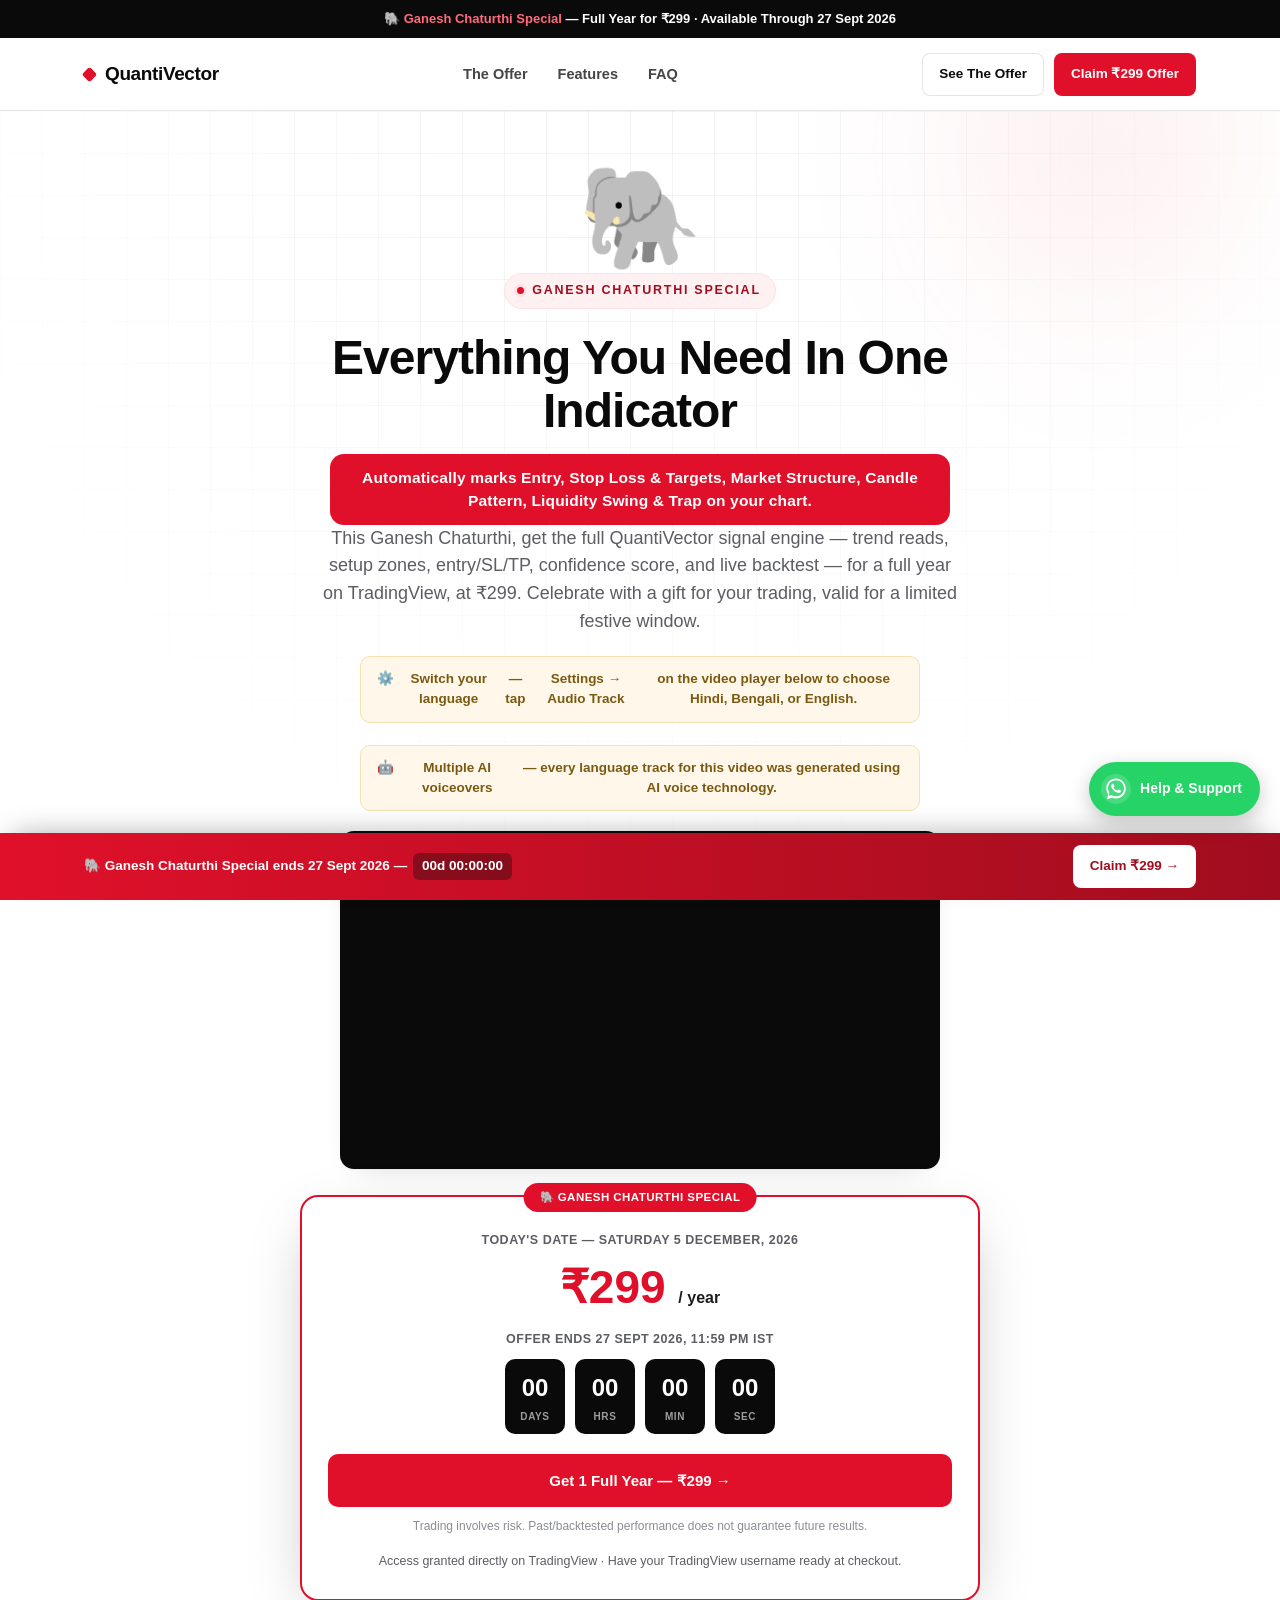
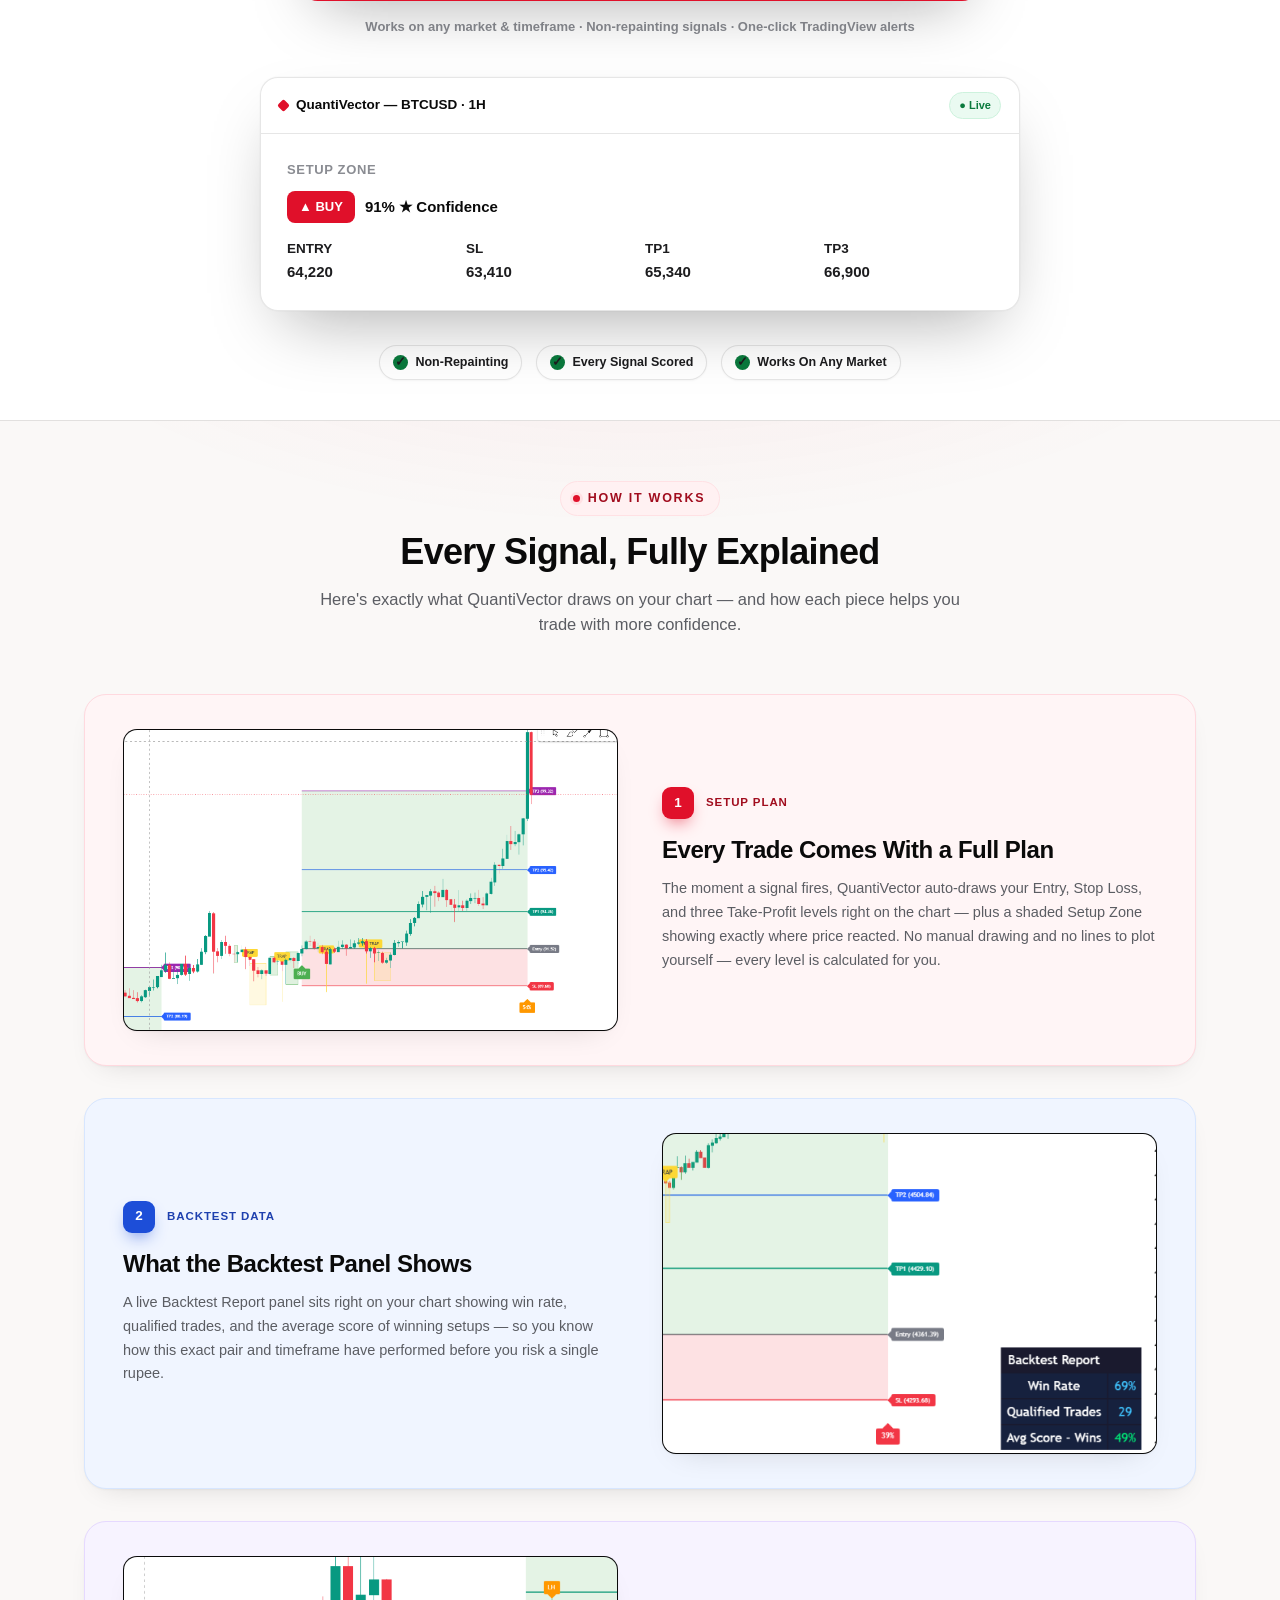
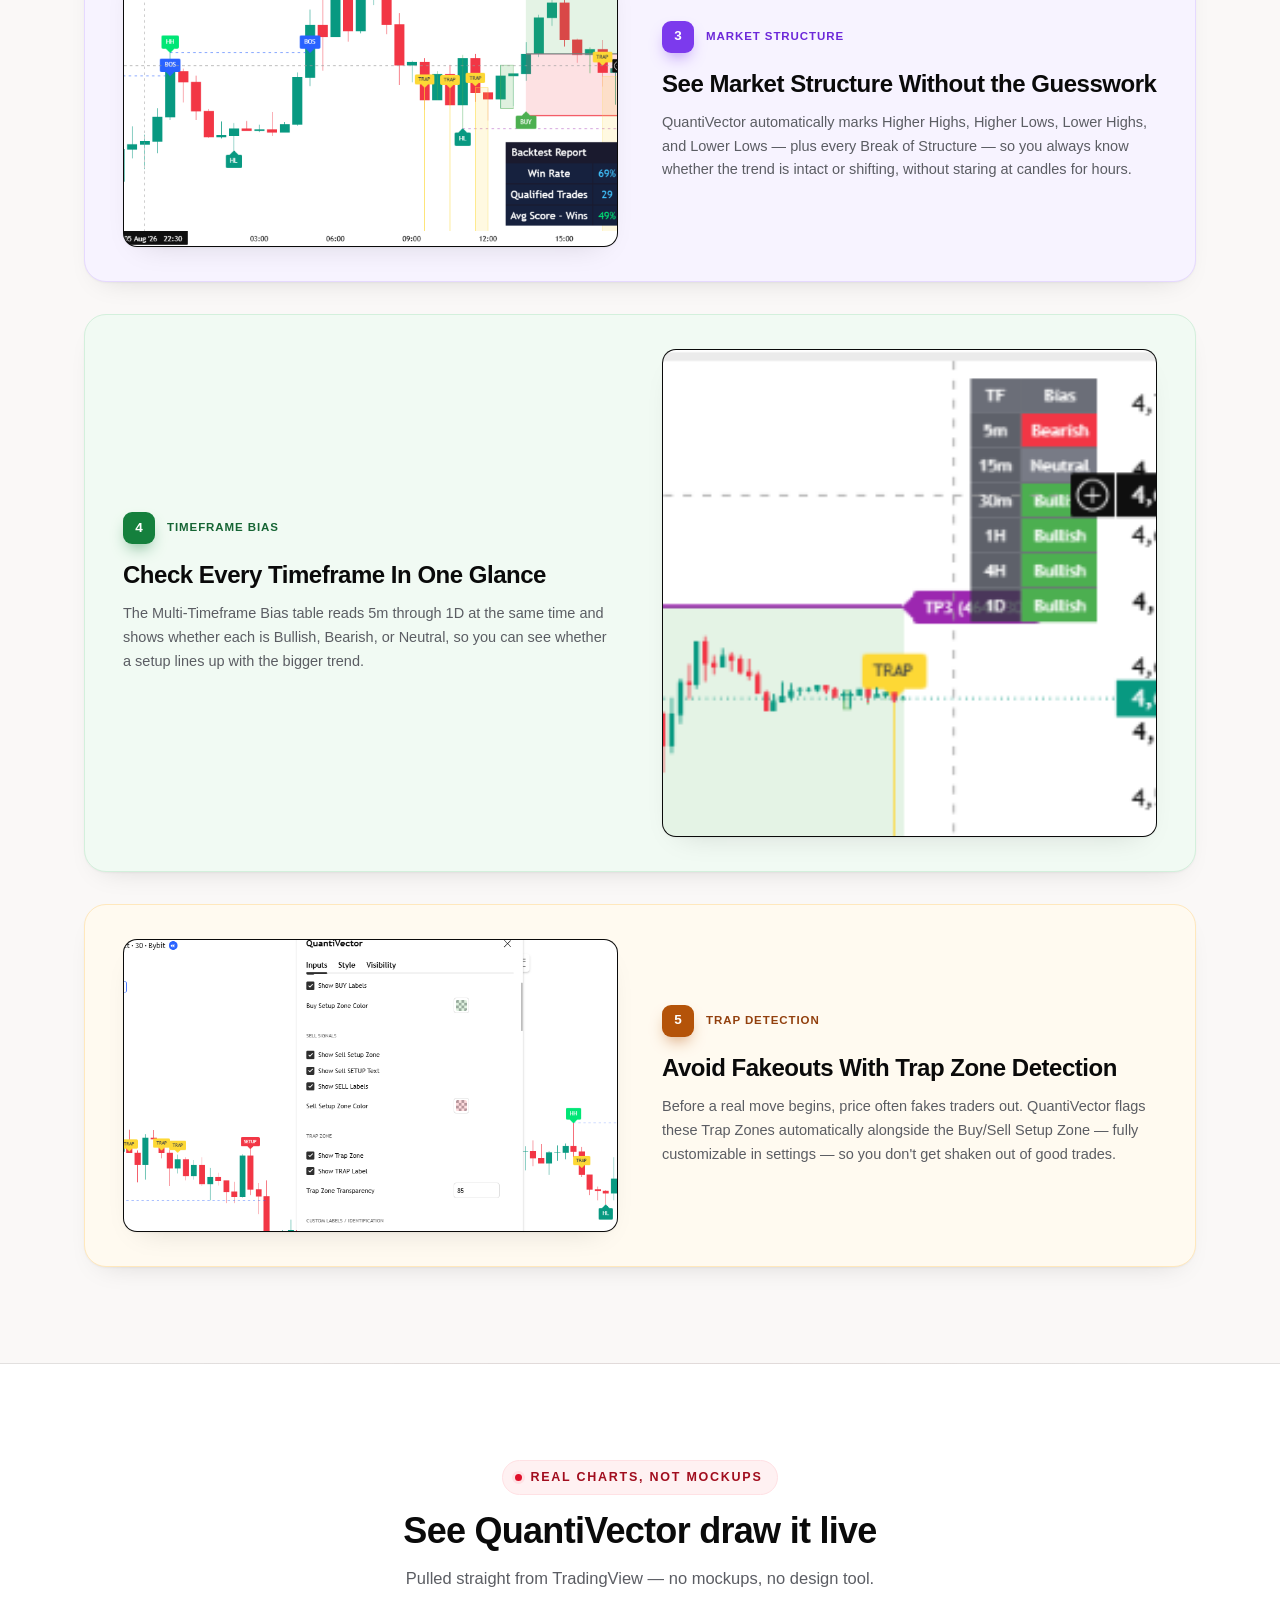
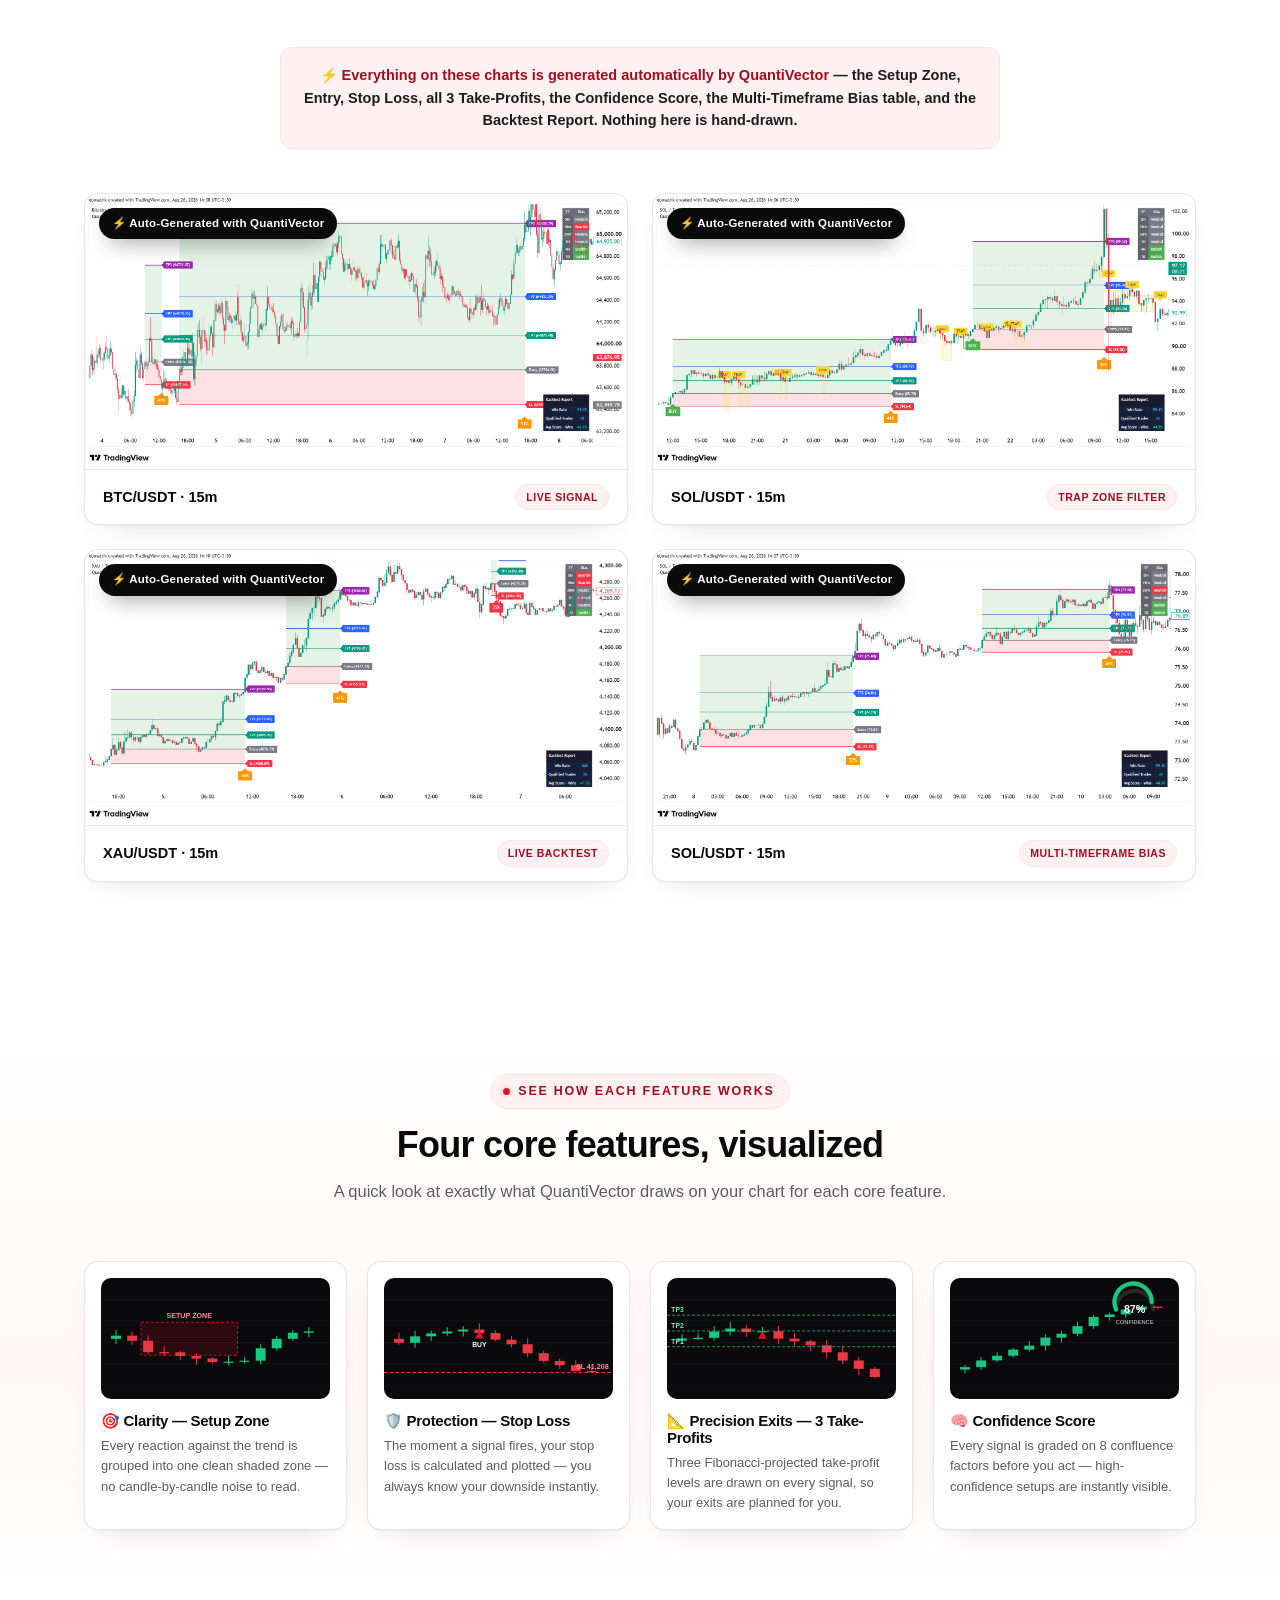
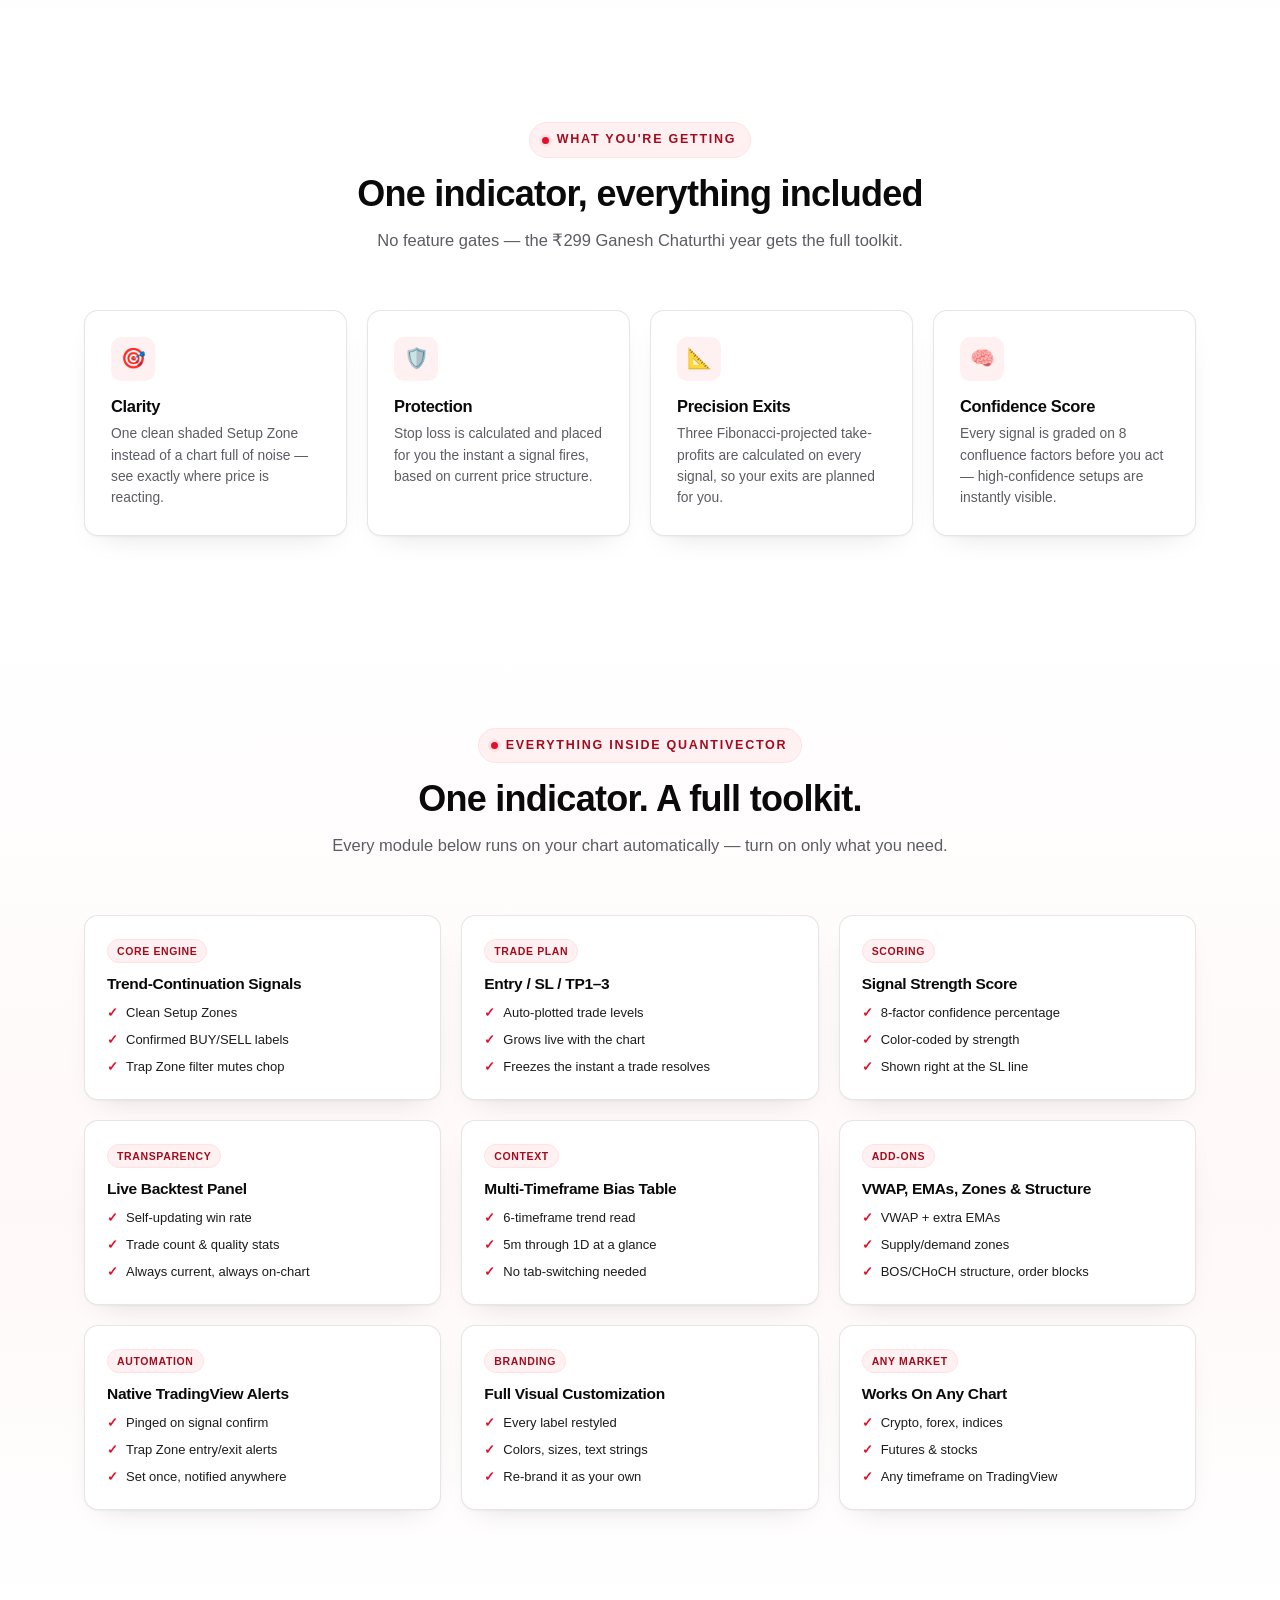
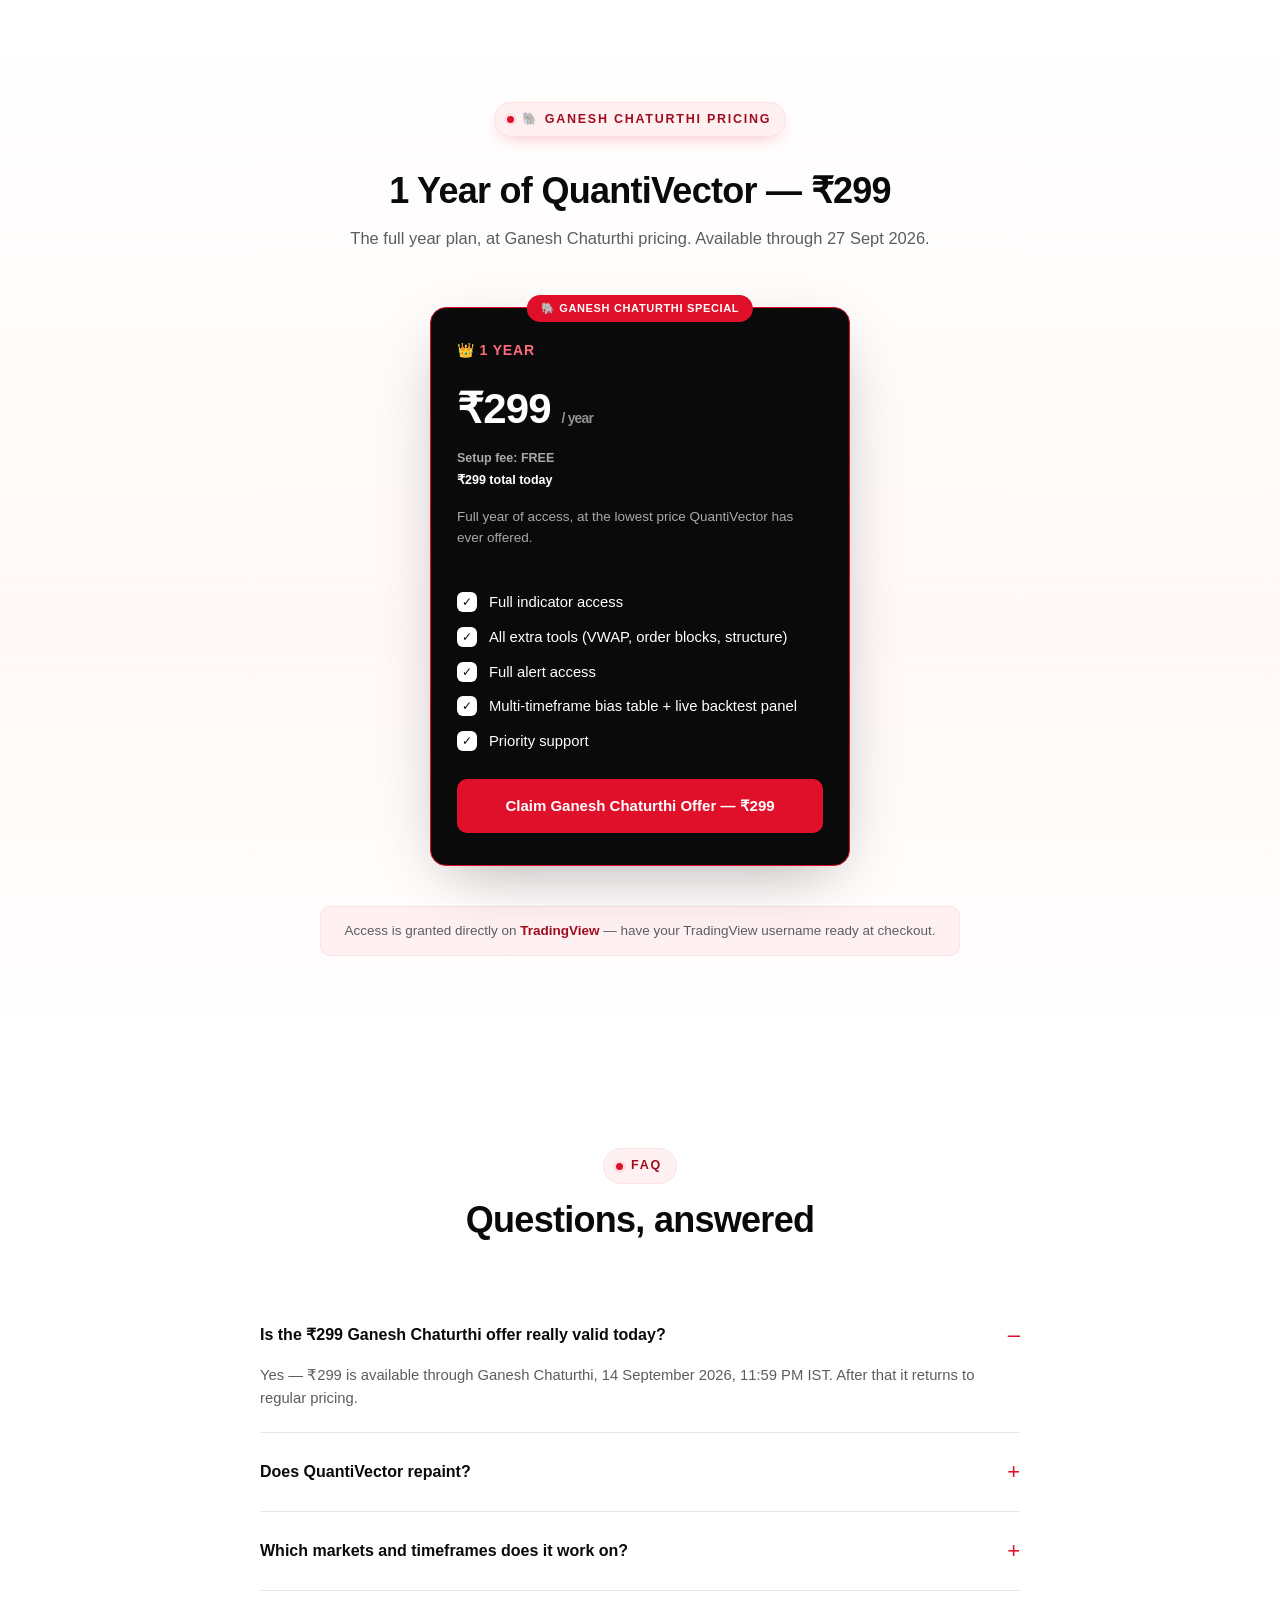
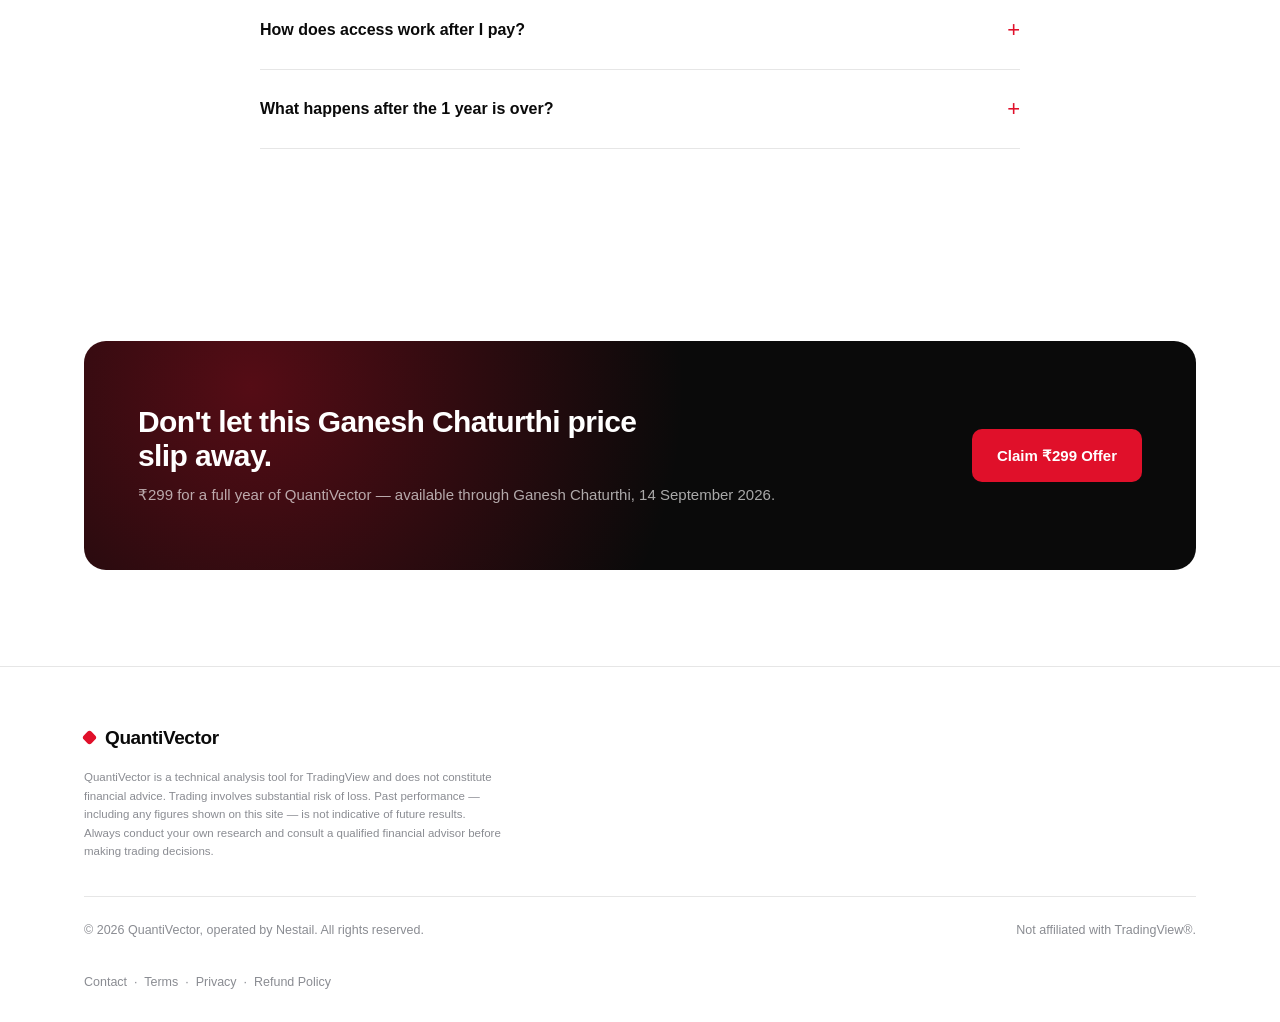
<file: ganeshchaturthi.html>
<!DOCTYPE html>
<html lang="en">
<head>
<meta charset="UTF-8">
<meta name="viewport" content="width=device-width, initial-scale=1.0">

<!-- Google tag (gtag.js) -->
<script async src="https://www.googletagmanager.com/gtag/js?id=G-Q3YGLEC0SH"></script>
<script>
  window.dataLayer = window.dataLayer || [];
  function gtag(){dataLayer.push(arguments);}
  gtag('js', new Date());
  gtag('config', 'G-Q3YGLEC0SH');
</script>
<!-- Meta Pixel Code -->
<script>
!function(f,b,e,v,n,t,s)
{if(f.fbq)return;n=f.fbq=function(){n.callMethod?
n.callMethod.apply(n,arguments):n.queue.push(arguments)};
if(!f._fbq)f._fbq=n;n.push=n;n.loaded=!0;n.version='2.0';
n.queue=[];t=b.createElement(e);t.async=!0;
t.src=v;s=b.getElementsByTagName(e)[0];
s.parentNode.insertBefore(t,s)}(window, document,'script',
'https://connect.facebook.net/en_US/fbevents.js');
fbq('init', '1778656280052738');
fbq('track', 'PageView');
</script>
<noscript><img height="1" width="1" style="display:none"
src="https://www.facebook.com/tr?id=1778656280052738&ev=PageView&noscript=1"
/></noscript>
<!-- End Meta Pixel Code -->
<title>Ganesh Chaturthi Special — QuantiVector | ₹299 for 1 Full Year</title>
<meta name="description" content="This Ganesh Chaturthi, get QuantiVector — the TradingView BUY/SELL signal indicator — for a full year at ₹299. Special festive-season price, available for a limited time.">
<link rel="stylesheet" href="style.css">
<style>
/* ===== Ganesh Chaturthi offer page — everything else reuses style.css ===== */
body{padding-bottom:0;}
.top-bar{background:#0a0a0a;color:#fff;text-align:center;font-size:13px;font-weight:700;padding:9px 16px;}
.top-bar b{color:#ff6b7d;}
.sales-nav .navlinks{display:flex;}
.sales-nav .nav-cta{gap:10px;}
.sticky-top-group{position:sticky;top:0;z-index:60;}
.sticky-top-group .nav{position:static;}
@media(max-width:960px){
  .sales-nav .navlinks{display:none;}
  .sales-nav .nav-cta{display:flex;}
  .sales-nav .nav-cta .btn-outline{display:none;}
  .sales-nav .nav-cta .btn-red{padding:9px 14px;font-size:12.5px;}
}
@media(max-width:380px){
  .sales-nav .brand{font-size:15px;}
  .sales-nav .nav-cta .btn-red{padding:8px 11px;font-size:11.5px;}
}
.hero-h1{font-size:48px;margin-top:22px;}
.hero-sub{max-width:640px;margin-left:auto;margin-right:auto;font-size:18px;}
.jan-icon{display:flex;justify-content:center;margin-bottom:6px;}
.jan-icon img{width:130px;height:auto;filter:drop-shadow(0 10px 20px rgba(0,0,0,.25));animation:kBob 2.6s ease-in-out infinite;border-radius:16px;}
@keyframes kBob{0%,100%{transform:translateY(0)}50%{transform:translateY(-6px)}}
.info-callout{
display:flex;align-items:flex-start;gap:10px;max-width:560px;margin:22px auto 0;
background:#fff8ea;border:1px solid #f5e2b3;color:#7a5a12;font-size:13.5px;font-weight:600;
padding:12px 16px;border-radius:10px;line-height:1.5;
}
.badge-strip{display:flex;justify-content:center;gap:14px;flex-wrap:wrap;margin-top:34px;}
.badge-strip .hero-badge{background:#fff;}
.hero{padding-bottom:40px;}

/* How It Works — highlighted section + themed card rows */
#how-it-works{
  background:radial-gradient(1100px 500px at 50% -8%, rgba(224,16,42,.07), transparent 62%), #faf8f7;
  border-top:1px solid var(--line);border-bottom:1px solid var(--line);
}
.showcase-list{display:flex;flex-direction:column;gap:32px;}
.showcase-row{
  display:flex;align-items:center;gap:44px;
  background:var(--accent-tint, #fff);border:1px solid var(--accent-tint-2, var(--line));
  border-radius:22px;padding:34px 38px;box-shadow:var(--shadow-card);position:relative;overflow:hidden;
}
.showcase-row.reverse{flex-direction:row-reverse;}
.showcase-media{flex:1 1 50%;min-width:0;}
.showcase-media img{width:100%;height:auto;display:block;border-radius:var(--radius);box-shadow:var(--shadow-card);border:1px solid var(--line);background:#0a0a0a;}
.showcase-text{flex:1 1 50%;min-width:0;}
.showcase-num{display:inline-flex;align-items:center;justify-content:center;width:32px;height:32px;border-radius:9px;background:var(--accent, var(--red));color:#fff;font-weight:900;font-size:13.5px;box-shadow:0 8px 18px -8px var(--accent, var(--red));}
.showcase-kicker{display:inline-block;margin:0 0 12px;font-size:11.5px;font-weight:800;letter-spacing:.08em;text-transform:uppercase;color:var(--accent-dark, var(--red-dark));}
.showcase-text .showcase-top{display:flex;align-items:center;gap:12px;margin-bottom:16px;}
.showcase-text .showcase-top .showcase-kicker{margin:0;}
.showcase-text h3{font-size:24px;line-height:1.25;margin-bottom:12px;}
.showcase-text p{font-size:14.5px;color:var(--muted);line-height:1.65;}

/* Offer callout card */
.rb-offer-card{
max-width:680px;margin:32px auto 0;background:#fff;border:2px solid var(--red);border-radius:18px;
padding:28px 26px;text-align:center;box-shadow:var(--shadow-pop);position:relative;
}
.rb-offer-card .info-callout{max-width:100%;text-align:left;margin:12px 0 0;}
.video-frame{position:relative;width:100%;max-width:600px;aspect-ratio:16/9;border-radius:14px;overflow:hidden;box-shadow:var(--shadow-card);border:1px solid var(--line);background:#0a0a0a;margin:20px auto 0;}
.video-frame iframe{position:absolute;inset:0;width:100%;height:100%;border:0;}
.rb-offer-badge{position:absolute;top:-14px;left:50%;transform:translateX(-50%);background:var(--red);color:#fff;font-size:11.5px;font-weight:800;letter-spacing:.04em;text-transform:uppercase;padding:6px 16px;border-radius:999px;white-space:nowrap;}
.rb-offer-date{font-size:12.5px;font-weight:700;color:var(--muted);text-transform:uppercase;letter-spacing:.04em;margin-top:6px;}
.rb-offer-price-row{display:flex;align-items:baseline;justify-content:center;gap:10px;margin-top:14px;}
.rb-offer-old{font-size:19px;color:var(--muted-2);text-decoration:line-through;font-weight:700;}
.rb-offer-now{font-size:46px;font-weight:900;color:var(--red);line-height:1;}
.rb-offer-now small{font-size:16px;font-weight:700;color:var(--ink-soft);}
.rb-offer-save{display:inline-block;margin-top:10px;background:var(--red-tint);border:1px solid var(--red-tint-2);color:var(--red-dark);font-size:12.5px;font-weight:800;padding:5px 14px;border-radius:999px;}
.rb-timer-label{margin-top:20px;font-size:12.5px;font-weight:700;color:var(--muted);text-transform:uppercase;letter-spacing:.04em;}
.rb-timer{display:flex;justify-content:center;gap:10px;margin-top:10px;}
.rb-tbox{background:var(--ink);color:#fff;border-radius:10px;padding:10px 14px;min-width:60px;}
.rb-tval{display:block;font-size:24px;font-weight:900;font-variant-numeric:tabular-nums;}
.rb-tlabel{display:block;font-size:10px;font-weight:700;letter-spacing:.06em;color:rgba(255,255,255,.6);margin-top:2px;}
.rb-offer-note{margin-top:16px;font-size:12.5px;color:var(--muted);}
.rb-offer-card .btn{margin-top:20px;width:100%;}

.value-grid{display:grid;grid-template-columns:repeat(4,1fr);gap:20px;}
.value-card{background:#fff;border:1px solid var(--line);border-radius:var(--radius);padding:26px;box-shadow:var(--shadow-card);}
.value-card .ic{width:44px;height:44px;border-radius:10px;background:var(--red-tint);color:var(--red);display:flex;align-items:center;justify-content:center;font-size:20px;margin-bottom:16px;}
.value-card h3{font-size:16.5px;margin-bottom:8px;}
.value-card p{font-size:13.8px;}

.pricing-grid-single{max-width:420px;margin:0 auto;}
.trust-note{max-width:640px;margin:40px auto 0;text-align:center;font-size:13.5px;color:var(--muted);background:var(--red-tint);border:1px solid var(--red-tint-2);padding:14px 18px;border-radius:10px;}
.trust-note b{color:var(--red-dark);}


.f-list .chk{color:#fff;font-size:12px;line-height:1;}
.plan.pop .f-list .chk{color:var(--ink);}

/* Hero live-setup chart-card visual */
.setup-grid{display:grid;grid-template-columns:repeat(4,1fr);gap:10px;font-size:13.5px;font-weight:700;color:var(--ink-soft);}

/* Feature demo cards (illustrated mini charts, one per core feature) */
.demo-grid{display:grid;grid-template-columns:repeat(4,1fr);gap:20px;}
.demo-card{background:#fff;border:1px solid var(--line);border-radius:var(--radius);padding:16px;box-shadow:var(--shadow-card);}
.demo-card svg{width:100%;height:auto;display:block;border-radius:10px;margin-bottom:14px;}
.demo-card h4{font-size:15px;margin-bottom:6px;}
.demo-card p{font-size:13px;color:var(--muted);}

/* Everything Inside QuantiVector — module grid */
.module-grid{display:grid;grid-template-columns:repeat(3,1fr);gap:20px;}
.module-card{background:#fff;border:1px solid var(--line);border-radius:var(--radius);padding:22px;box-shadow:var(--shadow-card);}
.module-card .mod-tag{font-size:10.5px;font-weight:800;letter-spacing:.06em;text-transform:uppercase;color:var(--red-dark);background:var(--red-tint);border:1px solid var(--red-tint-2);display:inline-block;padding:3px 9px;border-radius:999px;margin-bottom:12px;}
.module-card h4{font-size:15.5px;margin-bottom:10px;}
.module-card ul{display:flex;flex-direction:column;gap:7px;}
.module-card li{font-size:13px;color:var(--ink-soft);display:flex;gap:8px;align-items:flex-start;}
.module-card li::before{content:"✓";color:var(--red);font-weight:900;flex:none;}

/* ---------- Responsive ---------- */
@media(max-width:960px){
  .hero-h1{font-size:36px;}
}
@media(max-width:800px){
  .value-grid{grid-template-columns:repeat(2,1fr);}
  .module-grid{grid-template-columns:repeat(2,1fr);}
  .demo-grid{grid-template-columns:repeat(2,1fr);}
  .showcase-row, .showcase-row.reverse{flex-direction:column;gap:22px;padding:26px 22px;}
  .showcase-list{gap:26px;}
  .showcase-text h3{font-size:21px;}
}
@media(max-width:600px){
  .hero-h1{font-size:28px;}
  .hero-sub{font-size:15px;}
  .value-grid{grid-template-columns:1fr;}
  .module-grid{grid-template-columns:1fr;}
  .demo-grid{grid-template-columns:1fr;}
  .setup-grid{grid-template-columns:repeat(2,1fr);gap:12px 10px;}
  .info-callout{font-size:12.5px;}
  .rb-offer-now{font-size:38px;}
  .rb-offer-card{padding:24px 18px;}
  .rb-tbox{min-width:52px;padding:8px 10px;}
  .rb-tval{font-size:20px;}
}
@media(max-width:400px){
  .hero-h1{font-size:24px;}
}


</style>
</head>
<body>

<!-- ============ TOP BAR + NAV (sticky, always visible) ============ -->
<div class="sticky-top-group">
<div class="top-bar">🐘 <b>Ganesh Chaturthi Special</b> — Full Year for ₹299 · Available Through 27 Sept 2026</div>

<header class="nav sales-nav">
<div class="wrap">
<a href="index.html" class="brand"><span class="dot"></span> QuantiVector</a>
<nav class="navlinks">
<a href="#offer">The Offer</a>
<a href="#features">Features</a>
<a href="#faq">FAQ</a>
</nav>
<div class="nav-cta">
<a href="#offer" class="btn btn-outline btn-sm">See The Offer</a>
<a href="#offer" class="btn btn-red btn-sm">Claim ₹299 Offer</a>
</div>
</div>
</header>
</div>

<!-- ============ HERO ============ -->
<section class="hero" style="padding-top:56px;">
<div class="hero-blob hero-blob-a"></div>
<div class="hero-blob hero-blob-b"></div>
<div class="wrap" style="position:relative;z-index:3;">
<div style="max-width:720px;margin:0 auto;text-align:center;">
<span class="jan-icon" style="font-size:100px;line-height:1;">🐘</span><span class="eyebrow">Ganesh Chaturthi Special</span>
<h1 class="hero-h1">Everything You Need In One Indicator</h1>
      <div style="margin:16px auto 0;text-align:center;">
        <span style="display:inline-block;background:var(--red);color:#fff;font-weight:700;font-size:15.5px;letter-spacing:.01em;line-height:1.5;padding:12px 22px;border-radius:14px;max-width:620px;">Automatically marks Entry, Stop Loss &amp; Targets, Market Structure, Candle Pattern, Liquidity Swing &amp; Trap on your chart.</span>
      </div>
<p class="sub hero-sub">This Ganesh Chaturthi, get the full QuantiVector signal engine — trend reads, setup zones, entry/SL/TP, confidence score, and live backtest — for a full year on TradingView, at ₹299. Celebrate with a gift for your trading, valid for a limited festive window.</p>

<div class="info-callout" style="margin-top:20px;">⚙️ <b>Switch your language</b> — tap <b>Settings → Audio Track</b> on the video player below to choose Hindi, Bengali, or English.</div>
<div class="info-callout">🤖 <b>Multiple AI voiceovers</b> — every language track for this video was generated using AI voice technology.</div>

<div class="video-frame">
<iframe src="https://www.youtube.com/embed/LdYkQ3BCM5Y" title="QuantiVector — TradingView Indicator Walkthrough" loading="lazy" allow="accelerometer; autoplay; clipboard-write; encrypted-media; gyroscope; picture-in-picture; web-share" allowfullscreen></iframe>
</div>

<!-- ============ OFFER CARD + COUNTDOWN ============ -->
<div id="offer" class="rb-offer-card" style="margin-top:26px;">
<span class="rb-offer-badge">🐘 Ganesh Chaturthi Special</span>
<div class="rb-offer-date">Today's Date — <span class="js-today-date">Today</span></div>

<div class="rb-offer-price-row">

<span class="rb-offer-now">₹299 <small>/ year</small></span>
</div>
<div class="rb-timer-label">Offer Ends 27 Sept 2026, 11:59 PM IST</div>
<div class="rb-timer" id="rb-timer-top">
<div class="rb-tbox"><span class="rb-tval" id="t-days">00</span><span class="rb-tlabel">DAYS</span></div>
      <div class="rb-tbox"><span class="rb-tval" id="t-hrs">00</span><span class="rb-tlabel">HRS</span></div>
<div class="rb-tbox"><span class="rb-tval" id="t-min">00</span><span class="rb-tlabel">MIN</span></div>
<div class="rb-tbox"><span class="rb-tval" id="t-sec">00</span><span class="rb-tlabel">SEC</span></div>
</div>
<a href="https://nestail.in/checkout.php?product=qunty-vector-ganesh-chaturthi-special-299-for-1-year" class="btn btn-red">Get 1 Full Year — ₹299 →</a><p style="font-size:12px;color:#8a8d93;margin-top:10px;">Trading involves risk. Past/backtested performance does not guarantee future results.</p>
<div class="rb-offer-note">Access granted directly on TradingView · Have your TradingView username ready at checkout.</div>
</div>

<p class="hero-micro">Works on any market &amp; timeframe · Non-repainting signals · One-click TradingView alerts</p>
</div>

<!-- ============ LIVE SETUP VISUAL ============ -->
<div class="hero-visual" style="max-width:760px;margin:40px auto 0;">
<div class="chart-card">
<div class="cc-head">
<span class="cc-title"><span class="dotx"></span> QuantiVector — BTCUSD · 1H</span>
<span class="cc-badge">● Live</span>
</div>
<div class="cc-inner" style="padding:26px;">
<div style="font-size:13px;font-weight:800;color:var(--muted-2);text-transform:uppercase;letter-spacing:.05em;margin-bottom:10px;">Setup Zone</div>
<div style="display:flex;align-items:center;gap:10px;margin-bottom:16px;">
<span style="background:var(--red);color:#fff;font-weight:900;font-size:13px;padding:6px 12px;border-radius:8px;">▲ BUY</span>
<span style="font-weight:900;font-size:15px;">91% ★ Confidence</span>
</div>
<div class="setup-grid">
<div>ENTRY<br><b style="font-size:15px;">64,220</b></div>
<div>SL<br><b style="font-size:15px;">63,410</b></div>
<div>TP1<br><b style="font-size:15px;">65,340</b></div>
<div>TP3<br><b style="font-size:15px;">66,900</b></div>
</div>
</div>
</div>
</div>

<div class="badge-strip">
<span class="hero-badge"><span class="dotcheck">✓</span> Non-Repainting</span>
<span class="hero-badge"><span class="dotcheck">✓</span> Every Signal Scored</span>
<span class="hero-badge"><span class="dotcheck">✓</span> Works On Any Market</span>
</div>
</div>
</section>

<!-- ============ HOW IT WORKS (alternating image/text showcase) ============ -->
<section id="how-it-works" style="padding-top:60px;">
<div class="wrap">
<div class="section-head">
<span class="eyebrow">How It Works</span>
<h2>Every Signal, Fully Explained</h2>
<p>Here's exactly what QuantiVector draws on your chart — and how each piece helps you trade with more confidence.</p>
</div>
<div class="showcase-list">

<div class="showcase-row" style="--accent:#e0102a;--accent-dark:#a10d1e;--accent-tint:#fff5f6;--accent-tint-2:#ffd9df;">
<div class="showcase-media"><img src="images/qv%201.PNG" alt="QuantiVector automated BUY signal with Entry, Stop Loss, and three Take-Profit levels" loading="lazy"></div>
<div class="showcase-text">
<div class="showcase-top"><span class="showcase-num">1</span><span class="showcase-kicker">Setup Plan</span></div>
<h3>Every Trade Comes With a Full Plan</h3>
<p>The moment a signal fires, QuantiVector auto-draws your Entry, Stop Loss, and three Take-Profit levels right on the chart — plus a shaded Setup Zone showing exactly where price reacted. No manual drawing and no lines to plot yourself — every level is calculated for you.</p>
</div>
</div>

<div class="showcase-row reverse" style="--accent:#1d4ed8;--accent-dark:#1e40af;--accent-tint:#f0f5ff;--accent-tint-2:#d7e6ff;">
<div class="showcase-media"><img src="images/backtest%20report%20panel.PNG" alt="QuantiVector live backtest report panel showing win rate, qualified trades, and average score" loading="lazy"></div>
<div class="showcase-text">
<div class="showcase-top"><span class="showcase-num">2</span><span class="showcase-kicker">Backtest Data</span></div>
<h3>What the Backtest Panel Shows</h3>
<p>A live Backtest Report panel sits right on your chart showing win rate, qualified trades, and the average score of winning setups — so you know how this exact pair and timeframe have performed before you risk a single rupee.</p>
</div>
</div>

<div class="showcase-row" style="--accent:#7c3aed;--accent-dark:#6d28d9;--accent-tint:#f7f3ff;--accent-tint-2:#e6d9ff;">
<div class="showcase-media"><img src="images/bos.PNG" alt="QuantiVector automated market structure showing HH, HL, LH, LL and break of structure" loading="lazy"></div>
<div class="showcase-text">
<div class="showcase-top"><span class="showcase-num">3</span><span class="showcase-kicker">Market Structure</span></div>
<h3>See Market Structure Without the Guesswork</h3>
<p>QuantiVector automatically marks Higher Highs, Higher Lows, Lower Highs, and Lower Lows — plus every Break of Structure — so you always know whether the trend is intact or shifting, without staring at candles for hours.</p>
</div>
</div>

<div class="showcase-row reverse" style="--accent:#15803d;--accent-dark:#166534;--accent-tint:#f1faf3;--accent-tint-2:#d3f0dc;">
<div class="showcase-media"><img src="images/htf%20bias%20panel.PNG" alt="QuantiVector multi-timeframe bias table showing bullish, bearish, and neutral trend across timeframes" loading="lazy"></div>
<div class="showcase-text">
<div class="showcase-top"><span class="showcase-num">4</span><span class="showcase-kicker">Timeframe Bias</span></div>
<h3>Check Every Timeframe In One Glance</h3>
<p>The Multi-Timeframe Bias table reads 5m through 1D at the same time and shows whether each is Bullish, Bearish, or Neutral, so you can see whether a setup lines up with the bigger trend.</p>
</div>
</div>

<div class="showcase-row" style="--accent:#b45309;--accent-dark:#92400e;--accent-tint:#fffaf0;--accent-tint-2:#ffe8bd;">
<div class="showcase-media"><img src="images/trap%20and%20setup.PNG" alt="QuantiVector trap zone and setup zone detection with customizable settings" loading="lazy"></div>
<div class="showcase-text">
<div class="showcase-top"><span class="showcase-num">5</span><span class="showcase-kicker">Trap Detection</span></div>
<h3>Avoid Fakeouts With Trap Zone Detection</h3>
<p>Before a real move begins, price often fakes traders out. QuantiVector flags these Trap Zones automatically alongside the Buy/Sell Setup Zone — fully customizable in settings — so you don't get shaken out of good trades.</p>
</div>
</div>

</div>
</div>
</section>

<!-- ============ REAL CHART PROOF GALLERY ============ -->
<section id="real-charts">
<div class="wrap">
<div class="section-head">
<span class="eyebrow">Real Charts, Not Mockups</span>
<h2>See QuantiVector draw it live</h2>
<p>Pulled straight from TradingView — no mockups, no design tool.</p>
</div>
<div class="proof-disclaimer">⚡ <b>Everything on these charts is generated automatically by QuantiVector</b> — the Setup Zone, Entry, Stop Loss, all 3 Take-Profits, the Confidence Score, the Multi-Timeframe Bias table, and the Backtest Report. Nothing here is hand-drawn.</div>
<div class="proof-gallery">
<div class="proof-card">
<span class="proof-badge">⚡ Auto-Generated with QuantiVector</span>
<img src="BTCUSDT_2026-08-26_14-08-37.png" alt="QuantiVector auto-plotted BUY signal on BTC/USDT 15m chart" loading="lazy">
<div class="proof-caption"><span class="sym">BTC/USDT · 15m</span><span class="tag">Live Signal</span></div>
</div>
<div class="proof-card">
<span class="proof-badge">⚡ Auto-Generated with QuantiVector</span>
<img src="SOLUSDT_2026-08-26_14-06-40.png" alt="QuantiVector auto-plotted BUY signal with Trap Zone detection on SOL/USDT 15m chart" loading="lazy">
<div class="proof-caption"><span class="sym">SOL/USDT · 15m</span><span class="tag">Trap Zone Filter</span></div>
</div>
<div class="proof-card">
<span class="proof-badge">⚡ Auto-Generated with QuantiVector</span>
<img src="XAUUSDT.P_2026-08-26_14-10-10.png" alt="QuantiVector auto-plotted signal with live backtest report on XAU Gold 15m chart" loading="lazy">
<div class="proof-caption"><span class="sym">XAU/USDT · 15m</span><span class="tag">Live Backtest</span></div>
</div>
<div class="proof-card">
<span class="proof-badge">⚡ Auto-Generated with QuantiVector</span>
<img src="SOLUSDT_2026-08-26_14-07-34.png" alt="QuantiVector auto-plotted multiple signals on SOL/USDT 15m chart" loading="lazy">
<div class="proof-caption"><span class="sym">SOL/USDT · 15m</span><span class="tag">Multi-Timeframe Bias</span></div>
</div>
</div>
</div>
</section>

<!-- ============ FEATURE DEMOS (illustrated per-feature mini charts) ============ -->
<section id="feature-demos" class="band-tint">
<div class="wrap">
<div class="section-head">
<span class="eyebrow">See How Each Feature Works</span>
<h2>Four core features, visualized</h2>
<p>A quick look at exactly what QuantiVector draws on your chart for each core feature.</p>
</div>
<div class="demo-grid">
<div class="demo-card">
<svg viewBox="0 0 320 170" xmlns="http://www.w3.org/2000/svg" role="img" aria-label="Setup Zone demo chart">
<rect x="0" y="0" width="320" height="170" fill="#0a0a0c"/>
<line x1="0" y1="30" x2="320" y2="30" stroke="rgba(255,255,255,0.06)" stroke-width="1"/>
<line x1="0" y1="60" x2="320" y2="60" stroke="rgba(255,255,255,0.06)" stroke-width="1"/>
<line x1="0" y1="90" x2="320" y2="90" stroke="rgba(255,255,255,0.06)" stroke-width="1"/>
<line x1="0" y1="120" x2="320" y2="120" stroke="rgba(255,255,255,0.06)" stroke-width="1"/>
<line x1="0" y1="150" x2="320" y2="150" stroke="rgba(255,255,255,0.06)" stroke-width="1"/>
<rect x="55.9" y="62" width="134.8" height="46" fill="rgba(224,16,42,0.16)" stroke="#e0102a" stroke-width="1.2" stroke-dasharray="4 3"/>
<line x1="21.0" y1="72.7" x2="21.0" y2="92.3" stroke="#17c883" stroke-width="1.4"/>
<rect x="14.0" y="80.6" width="13.9" height="4.4" fill="#17c883"/>
<line x1="43.4" y1="75.1" x2="43.4" y2="92.8" stroke="#ea3943" stroke-width="1.4"/>
<rect x="36.5" y="80.6" width="13.9" height="7.1" fill="#ea3943"/>
<line x1="65.9" y1="80.2" x2="65.9" y2="106.1" stroke="#ea3943" stroke-width="1.4"/>
<rect x="58.9" y="87.7" width="13.9" height="15.8" fill="#ea3943"/>
<line x1="88.3" y1="95.6" x2="88.3" y2="108.9" stroke="#ea3943" stroke-width="1.4"/>
<rect x="81.4" y="103.5" width="13.9" height="1.6" fill="#ea3943"/>
<line x1="110.8" y1="101.8" x2="110.8" y2="114.1" stroke="#ea3943" stroke-width="1.4"/>
<rect x="103.8" y="103.8" width="13.9" height="5.1" fill="#ea3943"/>
<line x1="133.3" y1="105.4" x2="133.3" y2="121.3" stroke="#ea3943" stroke-width="1.4"/>
<rect x="126.3" y="109.0" width="13.9" height="3.7" fill="#ea3943"/>
<line x1="155.7" y1="110.4" x2="155.7" y2="119.6" stroke="#ea3943" stroke-width="1.4"/>
<rect x="148.8" y="112.6" width="13.9" height="4.8" fill="#ea3943"/>
<line x1="178.2" y1="108.4" x2="178.2" y2="122.1" stroke="#17c883" stroke-width="1.4"/>
<rect x="171.2" y="117.0" width="13.9" height="1.6" fill="#17c883"/>
<line x1="200.7" y1="110.6" x2="200.7" y2="119.2" stroke="#17c883" stroke-width="1.4"/>
<rect x="193.7" y="115.6" width="13.9" height="1.6" fill="#17c883"/>
<line x1="223.1" y1="93.1" x2="223.1" y2="121.0" stroke="#17c883" stroke-width="1.4"/>
<rect x="216.2" y="98.2" width="13.9" height="17.3" fill="#17c883"/>
<line x1="245.6" y1="81.4" x2="245.6" y2="101.7" stroke="#17c883" stroke-width="1.4"/>
<rect x="238.6" y="85.0" width="13.9" height="13.2" fill="#17c883"/>
<line x1="268.0" y1="72.5" x2="268.0" y2="87.2" stroke="#17c883" stroke-width="1.4"/>
<rect x="261.1" y="76.5" width="13.9" height="8.5" fill="#17c883"/>
<line x1="290.5" y1="68.7" x2="290.5" y2="83.0" stroke="#17c883" stroke-width="1.4"/>
<rect x="283.5" y="74.6" width="13.9" height="1.9" fill="#17c883"/>
<text x="123.3" y="56" fill="#ff8f9c" font-size="10" font-weight="700" text-anchor="middle" font-family="Arial,Helvetica,sans-serif">SETUP ZONE</text>
</svg>
<h4>🎯 Clarity — Setup Zone</h4>
<p>Every reaction against the trend is grouped into one clean shaded zone — no candle-by-candle noise to read.</p>
</div>
<div class="demo-card">
<svg viewBox="0 0 320 170" xmlns="http://www.w3.org/2000/svg" role="img" aria-label="Stop Loss demo chart">
<rect x="0" y="0" width="320" height="170" fill="#0a0a0c"/>
<line x1="0" y1="30" x2="320" y2="30" stroke="rgba(255,255,255,0.06)" stroke-width="1"/>
<line x1="0" y1="60" x2="320" y2="60" stroke="rgba(255,255,255,0.06)" stroke-width="1"/>
<line x1="0" y1="90" x2="320" y2="90" stroke="rgba(255,255,255,0.06)" stroke-width="1"/>
<line x1="0" y1="120" x2="320" y2="120" stroke="rgba(255,255,255,0.06)" stroke-width="1"/>
<line x1="0" y1="150" x2="320" y2="150" stroke="rgba(255,255,255,0.06)" stroke-width="1"/>
<line x1="21.0" y1="76.4" x2="21.0" y2="92.9" stroke="#ea3943" stroke-width="1.4"/>
<rect x="14.0" y="85.0" width="13.9" height="5.5" fill="#ea3943"/>
<line x1="43.4" y1="73.6" x2="43.4" y2="97.6" stroke="#17c883" stroke-width="1.4"/>
<rect x="36.5" y="81.5" width="13.9" height="9.0" fill="#17c883"/>
<line x1="65.9" y1="73.4" x2="65.9" y2="87.7" stroke="#17c883" stroke-width="1.4"/>
<rect x="58.9" y="77.5" width="13.9" height="4.0" fill="#17c883"/>
<line x1="88.3" y1="68.7" x2="88.3" y2="80.6" stroke="#17c883" stroke-width="1.4"/>
<rect x="81.4" y="74.8" width="13.9" height="2.7" fill="#17c883"/>
<line x1="110.8" y1="67.2" x2="110.8" y2="81.9" stroke="#17c883" stroke-width="1.4"/>
<rect x="103.8" y="72.0" width="13.9" height="2.8" fill="#17c883"/>
<line x1="133.3" y1="63.3" x2="133.3" y2="82.7" stroke="#ea3943" stroke-width="1.4"/>
<rect x="126.3" y="72.0" width="13.9" height="4.9" fill="#ea3943"/>
<line x1="155.7" y1="73.0" x2="155.7" y2="88.5" stroke="#ea3943" stroke-width="1.4"/>
<rect x="148.8" y="76.9" width="13.9" height="9.3" fill="#ea3943"/>
<line x1="178.2" y1="81.0" x2="178.2" y2="96.8" stroke="#ea3943" stroke-width="1.4"/>
<rect x="171.2" y="86.3" width="13.9" height="6.3" fill="#ea3943"/>
<line x1="200.7" y1="84.3" x2="200.7" y2="110.8" stroke="#ea3943" stroke-width="1.4"/>
<rect x="193.7" y="92.6" width="13.9" height="12.6" fill="#ea3943"/>
<line x1="223.1" y1="101.5" x2="223.1" y2="118.0" stroke="#ea3943" stroke-width="1.4"/>
<rect x="216.2" y="105.1" width="13.9" height="10.7" fill="#ea3943"/>
<line x1="245.6" y1="112.9" x2="245.6" y2="127.3" stroke="#ea3943" stroke-width="1.4"/>
<rect x="238.6" y="115.9" width="13.9" height="5.9" fill="#ea3943"/>
<line x1="268.0" y1="115.0" x2="268.0" y2="130.0" stroke="#ea3943" stroke-width="1.4"/>
<rect x="261.1" y="121.8" width="13.9" height="8.2" fill="#ea3943"/>
<line x1="290.5" y1="122.4" x2="290.5" y2="130.0" stroke="#ea3943" stroke-width="1.4"/>
<rect x="283.5" y="130.0" width="13.9" height="1.6" fill="#ea3943"/>
<line x1="0" y1="132" x2="320" y2="132" stroke="#ea3943" stroke-width="1.4" stroke-dasharray="5 3"/>
<text x="314" y="127" fill="#ff8f9c" font-size="10" font-weight="700" text-anchor="end" font-family="Arial,Helvetica,sans-serif">SL 41,208</text>
<polygon points="127.3,84.4 139.3,84.4 133.3,73.4" fill="#e0102a"/>
<text x="133.3" y="96.4" fill="#fff" font-size="9.5" font-weight="800" text-anchor="middle" font-family="Arial,Helvetica,sans-serif">BUY</text>
</svg>
<h4>🛡️ Protection — Stop Loss</h4>
<p>The moment a signal fires, your stop loss is calculated and plotted — you always know your downside instantly.</p>
</div>
<div class="demo-card">
<svg viewBox="0 0 320 170" xmlns="http://www.w3.org/2000/svg" role="img" aria-label="Take profit levels demo chart">
<rect x="0" y="0" width="320" height="170" fill="#0a0a0c"/>
<line x1="0" y1="30" x2="320" y2="30" stroke="rgba(255,255,255,0.06)" stroke-width="1"/>
<line x1="0" y1="60" x2="320" y2="60" stroke="rgba(255,255,255,0.06)" stroke-width="1"/>
<line x1="0" y1="90" x2="320" y2="90" stroke="rgba(255,255,255,0.06)" stroke-width="1"/>
<line x1="0" y1="120" x2="320" y2="120" stroke="rgba(255,255,255,0.06)" stroke-width="1"/>
<line x1="0" y1="150" x2="320" y2="150" stroke="rgba(255,255,255,0.06)" stroke-width="1"/>
<line x1="21.0" y1="78.5" x2="21.0" y2="92.1" stroke="#17c883" stroke-width="1.4"/>
<rect x="14.0" y="84.4" width="13.9" height="3.1" fill="#17c883"/>
<line x1="43.4" y1="77.2" x2="43.4" y2="86.8" stroke="#17c883" stroke-width="1.4"/>
<rect x="36.5" y="83.6" width="13.9" height="1.6" fill="#17c883"/>
<line x1="65.9" y1="66.9" x2="65.9" y2="87.4" stroke="#17c883" stroke-width="1.4"/>
<rect x="58.9" y="74.8" width="13.9" height="8.8" fill="#17c883"/>
<line x1="88.3" y1="61.6" x2="88.3" y2="80.1" stroke="#17c883" stroke-width="1.4"/>
<rect x="81.4" y="70.6" width="13.9" height="4.2" fill="#17c883"/>
<line x1="110.8" y1="65.2" x2="110.8" y2="82.1" stroke="#ea3943" stroke-width="1.4"/>
<rect x="103.8" y="70.6" width="13.9" height="5.0" fill="#ea3943"/>
<line x1="133.3" y1="68.0" x2="133.3" y2="83.7" stroke="#17c883" stroke-width="1.4"/>
<rect x="126.3" y="74.4" width="13.9" height="1.6" fill="#17c883"/>
<line x1="155.7" y1="67.2" x2="155.7" y2="91.4" stroke="#ea3943" stroke-width="1.4"/>
<rect x="148.8" y="74.4" width="13.9" height="10.3" fill="#ea3943"/>
<line x1="178.2" y1="77.4" x2="178.2" y2="94.6" stroke="#ea3943" stroke-width="1.4"/>
<rect x="171.2" y="84.7" width="13.9" height="3.8" fill="#ea3943"/>
<line x1="200.7" y1="86.2" x2="200.7" y2="102.1" stroke="#ea3943" stroke-width="1.4"/>
<rect x="193.7" y="88.5" width="13.9" height="5.6" fill="#ea3943"/>
<line x1="223.1" y1="87.0" x2="223.1" y2="111.9" stroke="#ea3943" stroke-width="1.4"/>
<rect x="216.2" y="94.1" width="13.9" height="9.7" fill="#ea3943"/>
<line x1="245.6" y1="95.3" x2="245.6" y2="120.1" stroke="#ea3943" stroke-width="1.4"/>
<rect x="238.6" y="103.8" width="13.9" height="11.6" fill="#ea3943"/>
<line x1="268.0" y1="110.2" x2="268.0" y2="135.5" stroke="#ea3943" stroke-width="1.4"/>
<rect x="261.1" y="115.3" width="13.9" height="11.6" fill="#ea3943"/>
<line x1="290.5" y1="124.3" x2="290.5" y2="140.0" stroke="#ea3943" stroke-width="1.4"/>
<rect x="283.5" y="126.9" width="13.9" height="11.5" fill="#ea3943"/>
<line x1="0" y1="96" x2="320" y2="96" stroke="#17c883" stroke-width="1.1" stroke-dasharray="4 3"/>
<line x1="0" y1="74" x2="320" y2="74" stroke="#17c883" stroke-width="1.1" stroke-dasharray="4 3"/>
<line x1="0" y1="52" x2="320" y2="52" stroke="#17c883" stroke-width="1.1" stroke-dasharray="4 3"/>
<text x="6" y="92" fill="#7fe8bd" font-size="9.5" font-weight="700" font-family="Arial,Helvetica,sans-serif">TP1</text>
<text x="6" y="70" fill="#7fe8bd" font-size="9.5" font-weight="700" font-family="Arial,Helvetica,sans-serif">TP2</text>
<text x="6" y="48" fill="#7fe8bd" font-size="9.5" font-weight="700" font-family="Arial,Helvetica,sans-serif">TP3</text>
<polygon points="127.3,85.0 139.3,85.0 133.3,74.0" fill="#e0102a"/>
</svg>
<h4>📐 Precision Exits — 3 Take-Profits</h4>
<p>Three Fibonacci-projected take-profit levels are drawn on every signal, so your exits are planned for you.</p>
</div>
<div class="demo-card">
<svg viewBox="0 0 320 170" xmlns="http://www.w3.org/2000/svg" role="img" aria-label="Confidence score demo chart">
<rect x="0" y="0" width="320" height="170" fill="#0a0a0c"/>
<line x1="0" y1="30" x2="320" y2="30" stroke="rgba(255,255,255,0.06)" stroke-width="1"/>
<line x1="0" y1="60" x2="320" y2="60" stroke="rgba(255,255,255,0.06)" stroke-width="1"/>
<line x1="0" y1="90" x2="320" y2="90" stroke="rgba(255,255,255,0.06)" stroke-width="1"/>
<line x1="0" y1="120" x2="320" y2="120" stroke="rgba(255,255,255,0.06)" stroke-width="1"/>
<line x1="0" y1="150" x2="320" y2="150" stroke="rgba(255,255,255,0.06)" stroke-width="1"/>
<line x1="21.0" y1="121.8" x2="21.0" y2="133.3" stroke="#17c883" stroke-width="1.4"/>
<rect x="14.0" y="124.6" width="13.9" height="3.4" fill="#17c883"/>
<line x1="43.4" y1="110.5" x2="43.4" y2="128.4" stroke="#17c883" stroke-width="1.4"/>
<rect x="36.5" y="115.2" width="13.9" height="9.4" fill="#17c883"/>
<line x1="65.9" y1="104.1" x2="65.9" y2="117.4" stroke="#17c883" stroke-width="1.4"/>
<rect x="58.9" y="108.6" width="13.9" height="6.5" fill="#17c883"/>
<line x1="88.3" y1="97.8" x2="88.3" y2="111.1" stroke="#17c883" stroke-width="1.4"/>
<rect x="81.4" y="100.1" width="13.9" height="8.5" fill="#17c883"/>
<line x1="110.8" y1="88.4" x2="110.8" y2="102.7" stroke="#17c883" stroke-width="1.4"/>
<rect x="103.8" y="94.5" width="13.9" height="5.6" fill="#17c883"/>
<line x1="133.3" y1="78.1" x2="133.3" y2="101.2" stroke="#17c883" stroke-width="1.4"/>
<rect x="126.3" y="83.3" width="13.9" height="11.2" fill="#17c883"/>
<line x1="155.7" y1="73.9" x2="155.7" y2="90.2" stroke="#17c883" stroke-width="1.4"/>
<rect x="148.8" y="77.9" width="13.9" height="5.4" fill="#17c883"/>
<line x1="178.2" y1="61.0" x2="178.2" y2="81.4" stroke="#17c883" stroke-width="1.4"/>
<rect x="171.2" y="67.3" width="13.9" height="10.6" fill="#17c883"/>
<line x1="200.7" y1="51.8" x2="200.7" y2="70.8" stroke="#17c883" stroke-width="1.4"/>
<rect x="193.7" y="54.4" width="13.9" height="12.8" fill="#17c883"/>
<line x1="223.1" y1="48.1" x2="223.1" y2="59.3" stroke="#17c883" stroke-width="1.4"/>
<rect x="216.2" y="51.0" width="13.9" height="3.5" fill="#17c883"/>
<line x1="245.6" y1="40.2" x2="245.6" y2="55.7" stroke="#17c883" stroke-width="1.4"/>
<rect x="238.6" y="44.1" width="13.9" height="6.9" fill="#17c883"/>
<line x1="268.0" y1="40.0" x2="268.0" y2="47.1" stroke="#17c883" stroke-width="1.4"/>
<rect x="261.1" y="40.0" width="13.9" height="4.1" fill="#17c883"/>
<line x1="290.5" y1="40.0" x2="290.5" y2="43.6" stroke="#ea3943" stroke-width="1.4"/>
<rect x="283.5" y="40.0" width="13.9" height="1.6" fill="#ea3943"/>
<path d="M 232.0 44.0 A 26 26 0 1 1 284.0 44.0" fill="none" stroke="rgba(255,255,255,0.12)" stroke-width="6" stroke-linecap="round"/>
<path d="M 232.0 44.0 A 26 26 0 1 1 281.9 33.7" fill="none" stroke="#17c883" stroke-width="6" stroke-linecap="round"/>
<text x="258" y="49" fill="#fff" font-size="15" font-weight="900" text-anchor="middle" font-family="Arial,Helvetica,sans-serif">87%</text>
<text x="258" y="64" fill="#9aa0a6" font-size="8" font-weight="700" text-anchor="middle" font-family="Arial,Helvetica,sans-serif">CONFIDENCE</text>
</svg>
<h4>🧠 Confidence Score</h4>
<p>Every signal is graded on 8 confluence factors before you act — high-confidence setups are instantly visible.</p>
</div>
</div>
</div>
</section>

<!-- ============ WHY QUANTIVECTOR ============ -->
<section id="why-quantivector">
<div class="wrap">
<div class="section-head">
<span class="eyebrow">What You're Getting</span>
<h2>One indicator, everything included</h2>
<p>No feature gates — the ₹299 Ganesh Chaturthi year gets the full toolkit.</p>
</div>
<div class="value-grid">
<div class="value-card"><div class="ic">🎯</div><h3>Clarity</h3><p>One clean shaded Setup Zone instead of a chart full of noise — see exactly where price is reacting.</p></div>
<div class="value-card"><div class="ic">🛡️</div><h3>Protection</h3><p>Stop loss is calculated and placed for you the instant a signal fires, based on current price structure.</p></div>
<div class="value-card"><div class="ic">📐</div><h3>Precision Exits</h3><p>Three Fibonacci-projected take-profits are calculated on every signal, so your exits are planned for you.</p></div>
<div class="value-card"><div class="ic">🧠</div><h3>Confidence Score</h3><p>Every signal is graded on 8 confluence factors before you act — high-confidence setups are instantly visible.</p></div>
</div>
</div>
</section>

<!-- ============ EVERYTHING INSIDE QUANTIVECTOR (module grid) ============ -->
<section id="features" class="band-tint">
<div class="wrap">
<div class="section-head">
<span class="eyebrow">Everything Inside QuantiVector</span>
<h2>One indicator. A full toolkit.</h2>
<p>Every module below runs on your chart automatically — turn on only what you need.</p>
</div>
<div class="module-grid">
<div class="module-card"><span class="mod-tag">Core Engine</span><h4>Trend-Continuation Signals</h4><ul><li>Clean Setup Zones</li><li>Confirmed BUY/SELL labels</li><li>Trap Zone filter mutes chop</li></ul></div>
<div class="module-card"><span class="mod-tag">Trade Plan</span><h4>Entry / SL / TP1–3</h4><ul><li>Auto-plotted trade levels</li><li>Grows live with the chart</li><li>Freezes the instant a trade resolves</li></ul></div>
<div class="module-card"><span class="mod-tag">Scoring</span><h4>Signal Strength Score</h4><ul><li>8-factor confidence percentage</li><li>Color-coded by strength</li><li>Shown right at the SL line</li></ul></div>
<div class="module-card"><span class="mod-tag">Transparency</span><h4>Live Backtest Panel</h4><ul><li>Self-updating win rate</li><li>Trade count &amp; quality stats</li><li>Always current, always on-chart</li></ul></div>
<div class="module-card"><span class="mod-tag">Context</span><h4>Multi-Timeframe Bias Table</h4><ul><li>6-timeframe trend read</li><li>5m through 1D at a glance</li><li>No tab-switching needed</li></ul></div>
<div class="module-card"><span class="mod-tag">Add-Ons</span><h4>VWAP, EMAs, Zones &amp; Structure</h4><ul><li>VWAP + extra EMAs</li><li>Supply/demand zones</li><li>BOS/CHoCH structure, order blocks</li></ul></div>
<div class="module-card"><span class="mod-tag">Automation</span><h4>Native TradingView Alerts</h4><ul><li>Pinged on signal confirm</li><li>Trap Zone entry/exit alerts</li><li>Set once, notified anywhere</li></ul></div>
<div class="module-card"><span class="mod-tag">Branding</span><h4>Full Visual Customization</h4><ul><li>Every label restyled</li><li>Colors, sizes, text strings</li><li>Re-brand it as your own</li></ul></div>
<div class="module-card"><span class="mod-tag">Any Market</span><h4>Works On Any Chart</h4><ul><li>Crypto, forex, indices</li><li>Futures &amp; stocks</li><li>Any timeframe on TradingView</li></ul></div>
</div>
</div>
</section>

<!-- ============ PRICING (single Ganesh Chaturthi plan) ============ -->
<section class="band-tint">
<div class="wrap">
<div class="section-head">
<span class="eyebrow dd-eyebrow">🐘 Ganesh Chaturthi Pricing</span>
<h2>1 Year of QuantiVector — ₹299</h2>
<p>The full year plan, at Ganesh Chaturthi pricing. Available through 27 Sept 2026.</p>
</div>
<div class="pricing-grid-single">
<div class="plan pop">
<span class="plan-badge">🐘 Ganesh Chaturthi Special</span>
<span class="plan-name">👑 1 Year</span>

<div class="price">₹299 <small>/ year</small></div>
<div class="plan-setup">Setup fee: FREE</div>
<div class="plan-total">₹299 total today</div>

<p class="plan-desc" style="margin-top:16px;">Full year of access, at the lowest price QuantiVector has ever offered.</p>
<ul class="f-list">
<li><span class="chk">✓</span> Full indicator access</li>
<li><span class="chk">✓</span> All extra tools (VWAP, order blocks, structure)</li>
<li><span class="chk">✓</span> Full alert access</li>
<li><span class="chk">✓</span> Multi-timeframe bias table + live backtest panel</li>
<li><span class="chk">✓</span> Priority support</li>
</ul>
<a href="https://nestail.in/checkout.php?product=qunty-vector-ganesh-chaturthi-special-299-for-1-year" class="btn btn-red btn-block">Claim Ganesh Chaturthi Offer — ₹299</a>
</div>
</div>
<div class="trust-note">Access is granted directly on <b>TradingView</b> — have your TradingView username ready at checkout.</div>
</div>
</section>

<!-- ============ FAQ ============ -->
<section id="faq">
<div class="wrap">
<div class="section-head">
<span class="eyebrow">FAQ</span>
<h2>Questions, answered</h2>
</div>
<div class="faq">
<details class="faq-item" open>
<summary>Is the ₹299 Ganesh Chaturthi offer really valid today?</summary>
<p>Yes — ₹299 is available through Ganesh Chaturthi, 14 September 2026, 11:59 PM IST. After that it returns to regular pricing.</p>
</details>
<details class="faq-item">
<summary>Does QuantiVector repaint?</summary>
<p>No. Every signal is calculated from already-closed candle data, so historical BUY/SELL signals never move or disappear after the fact.</p>
</details>
<details class="faq-item">
<summary>Which markets and timeframes does it work on?</summary>
<p>QuantiVector runs on any symbol and timeframe available on TradingView — crypto, forex, indices, futures, and stocks.</p>
</details>
<details class="faq-item">
<summary>How does access work after I pay?</summary>
<p>Access is granted directly on your TradingView account — just have your TradingView username ready at checkout.</p>
</details>
<details class="faq-item">
<summary>What happens after the 1 year is over?</summary>
<p>You'll be notified before renewal — there's no auto-charge surprise. You can choose to renew at the then-current price.</p>
</details>
</div>
</div>
</section>

<!-- ============ FINAL CTA ============ -->
<section>
<div class="wrap">
<div class="cta-band">
<div>
<h3>Don't let this Ganesh Chaturthi price slip away.</h3>
<p>₹299 for a full year of QuantiVector — available through Ganesh Chaturthi, 14 September 2026.</p>
</div>
<a href="#offer" class="btn btn-red">Claim ₹299 Offer</a>
</div>
</div>
</section>

<!-- ============ FOOTER ============ -->
<footer>
<div class="wrap">
<div class="foot-top">
<div style="max-width:420px;">
<a href="index.html" class="brand"><span class="dot"></span> QuantiVector</a>
<p class="foot-disc" style="margin-top:16px;">QuantiVector is a technical analysis tool for TradingView and does not constitute financial advice. Trading involves substantial risk of loss. Past performance — including any figures shown on this site — is not indicative of future results. Always conduct your own research and consult a qualified financial advisor before making trading decisions.</p>
</div>
</div>
<div class="foot-bottom">
<span>© 2026 QuantiVector, operated by Nestail. All rights reserved.</span>
<span>Not affiliated with TradingView®.</span>
</div>
<div class="foot-bottom" style="margin-top:8px;">
<span><a href="mailto:hello@nestail.in" style="color:inherit;">Contact</a> &nbsp;&middot;&nbsp; <a href="terms.html" style="color:inherit;">Terms</a> &nbsp;&middot;&nbsp; <a href="privacy.html" style="color:inherit;">Privacy</a> &nbsp;&middot;&nbsp; <a href="refund.html" style="color:inherit;">Refund Policy</a></span>
</div>
</div>
</footer>

<!-- ============ FIXED BOTTOM BAR ============ -->
<div class="dd-bottombar">
<div class="dd-bottombar-inner">
<div class="dd-bottombar-text">🐘 <b>Ganesh Chaturthi Special</b> ends 27 Sept 2026 — <span class="dd-bottombar-timer" id="rb-timer-bottom">00:00:00</span></div>
<a href="#offer" class="btn btn-sm dd-bottombar-cta">Claim ₹299 →</a>
</div>
</div>

<script>
// Fixed one-time deadline: 27 Sept 2026, 11:59:59 PM IST.
function pad(n){ return String(n).padStart(2,'0'); }

// Get the current wall-clock time in IST, regardless of the visitor's own timezone.
function getISTNow(){
  const istString = new Date().toLocaleString('en-US', { timeZone: 'Asia/Kolkata' });
  return new Date(istString);
}

function getDeadline(){
  const istNow = getISTNow();
  const deadlineIST = new Date(istNow.getTime());
  deadlineIST.setTime(Date.parse('2026-09-27T23:59:59+05:30'));
  // fixed one-time deadline, no roll-forward
  const msRemaining = deadlineIST.getTime() - istNow.getTime();
  return Date.now() + msRemaining;
}

function tick(){
  const diff = Math.max(0, getDeadline() - Date.now());
  const days = Math.floor(diff/86400000);
  const hrs = Math.floor((diff%86400000)/3600000);
  const min = Math.floor((diff%3600000)/60000);
  const sec = Math.floor((diff%60000)/1000);
  const dd = pad(days), hh = pad(hrs), mm = pad(min), ss = pad(sec);
  const top_d = document.getElementById('t-days'), top_h = document.getElementById('t-hrs'), top_m = document.getElementById('t-min'), top_s = document.getElementById('t-sec');
  if (top_d) top_d.textContent = dd;
  if (top_h) top_h.textContent = hh;
  if (top_m) top_m.textContent = mm;
  if (top_s) top_s.textContent = ss;
  const bottom = document.getElementById('rb-timer-bottom');
  if (bottom) bottom.textContent = dd+'d '+hh+':'+mm+':'+ss;
}
tick();
setInterval(tick, 1000);

// ===== Evergreen "today's date" display (IST) =====
function updateTodayDate(){
  const opts = { timeZone: 'Asia/Kolkata', weekday: 'long', year: 'numeric', month: 'long', day: 'numeric' };
  const str = new Date().toLocaleDateString('en-IN', opts);
  document.querySelectorAll('.js-today-date').forEach(function(el){ el.textContent = str; });
}
updateTodayDate();
setInterval(updateTodayDate, 60000);

</script>

<!-- ===== WhatsApp Help & Support Widget ===== -->
<a href="https://wa.me/916290829277?text=I%20have%20a%20Query%20for%20QuantiVector%20Indicator" target="_blank" rel="noopener noreferrer" class="wa-support-btn" aria-label="Help &amp; Support on WhatsApp">
  <span class="wa-support-icon">
    <svg viewBox="0 0 32 32" width="26" height="26" fill="#fff" aria-hidden="true"><path d="M16.02 3C9.37 3 3.98 8.39 3.98 15.04c0 2.65.87 5.1 2.34 7.09L4.9 28.5l6.55-1.72a11.98 11.98 0 0 0 4.57.9h.01c6.65 0 12.04-5.39 12.04-12.04C28.06 8.39 22.67 3 16.02 3zm0 21.94h-.01a9.86 9.86 0 0 1-5.02-1.38l-.36-.21-3.75.98 1-3.65-.24-.37a9.86 9.86 0 0 1-1.5-5.27c0-5.46 4.44-9.9 9.9-9.9 2.64 0 5.13 1.03 6.99 2.9a9.82 9.82 0 0 1 2.9 6.99c0 5.46-4.44 9.9-9.9 9.9zm5.42-7.42c-.3-.15-1.75-.86-2.02-.96-.27-.1-.47-.15-.66.15-.2.3-.76.96-.93 1.16-.17.2-.34.22-.64.07-.3-.15-1.26-.46-2.4-1.48-.89-.79-1.48-1.77-1.66-2.07-.17-.3-.02-.46.13-.61.14-.14.3-.34.45-.51.15-.17.2-.3.3-.5.1-.2.05-.37-.02-.52-.07-.15-.66-1.59-.9-2.18-.24-.57-.48-.5-.66-.5h-.56c-.2 0-.52.07-.79.37-.27.3-1.03 1.01-1.03 2.46 0 1.45 1.06 2.85 1.2 3.05.15.2 2.09 3.19 5.06 4.47.71.31 1.26.49 1.69.63.71.23 1.36.2 1.87.12.57-.08 1.75-.71 2-1.4.25-.68.25-1.27.17-1.4-.07-.13-.27-.2-.57-.35z"/></svg>
  </span>
  <span class="wa-support-label">Help &amp; Support</span>
</a>
<style>
.wa-support-btn{position:fixed;right:20px;bottom:84px;z-index:999;display:flex;align-items:center;gap:9px;background:#25D366;color:#fff;text-decoration:none;font-weight:700;font-size:14px;padding:12px 18px 12px 12px;border-radius:999px;box-shadow:0 6px 20px rgba(0,0,0,.22);animation:waPulse 2.4s ease-in-out infinite;}
.wa-support-btn:hover{transform:translateY(-2px);box-shadow:0 8px 24px rgba(0,0,0,.28);}
.wa-support-icon{display:flex;align-items:center;justify-content:center;width:30px;height:30px;background:rgba(255,255,255,.16);border-radius:50%;flex-shrink:0;}
@keyframes waPulse{0%,100%{box-shadow:0 6px 20px rgba(37,211,102,.35)}50%{box-shadow:0 6px 20px rgba(37,211,102,.7)}}
@media (max-width:480px){.wa-support-label{display:none}.wa-support-btn{padding:12px;border-radius:50%;}}
</file>
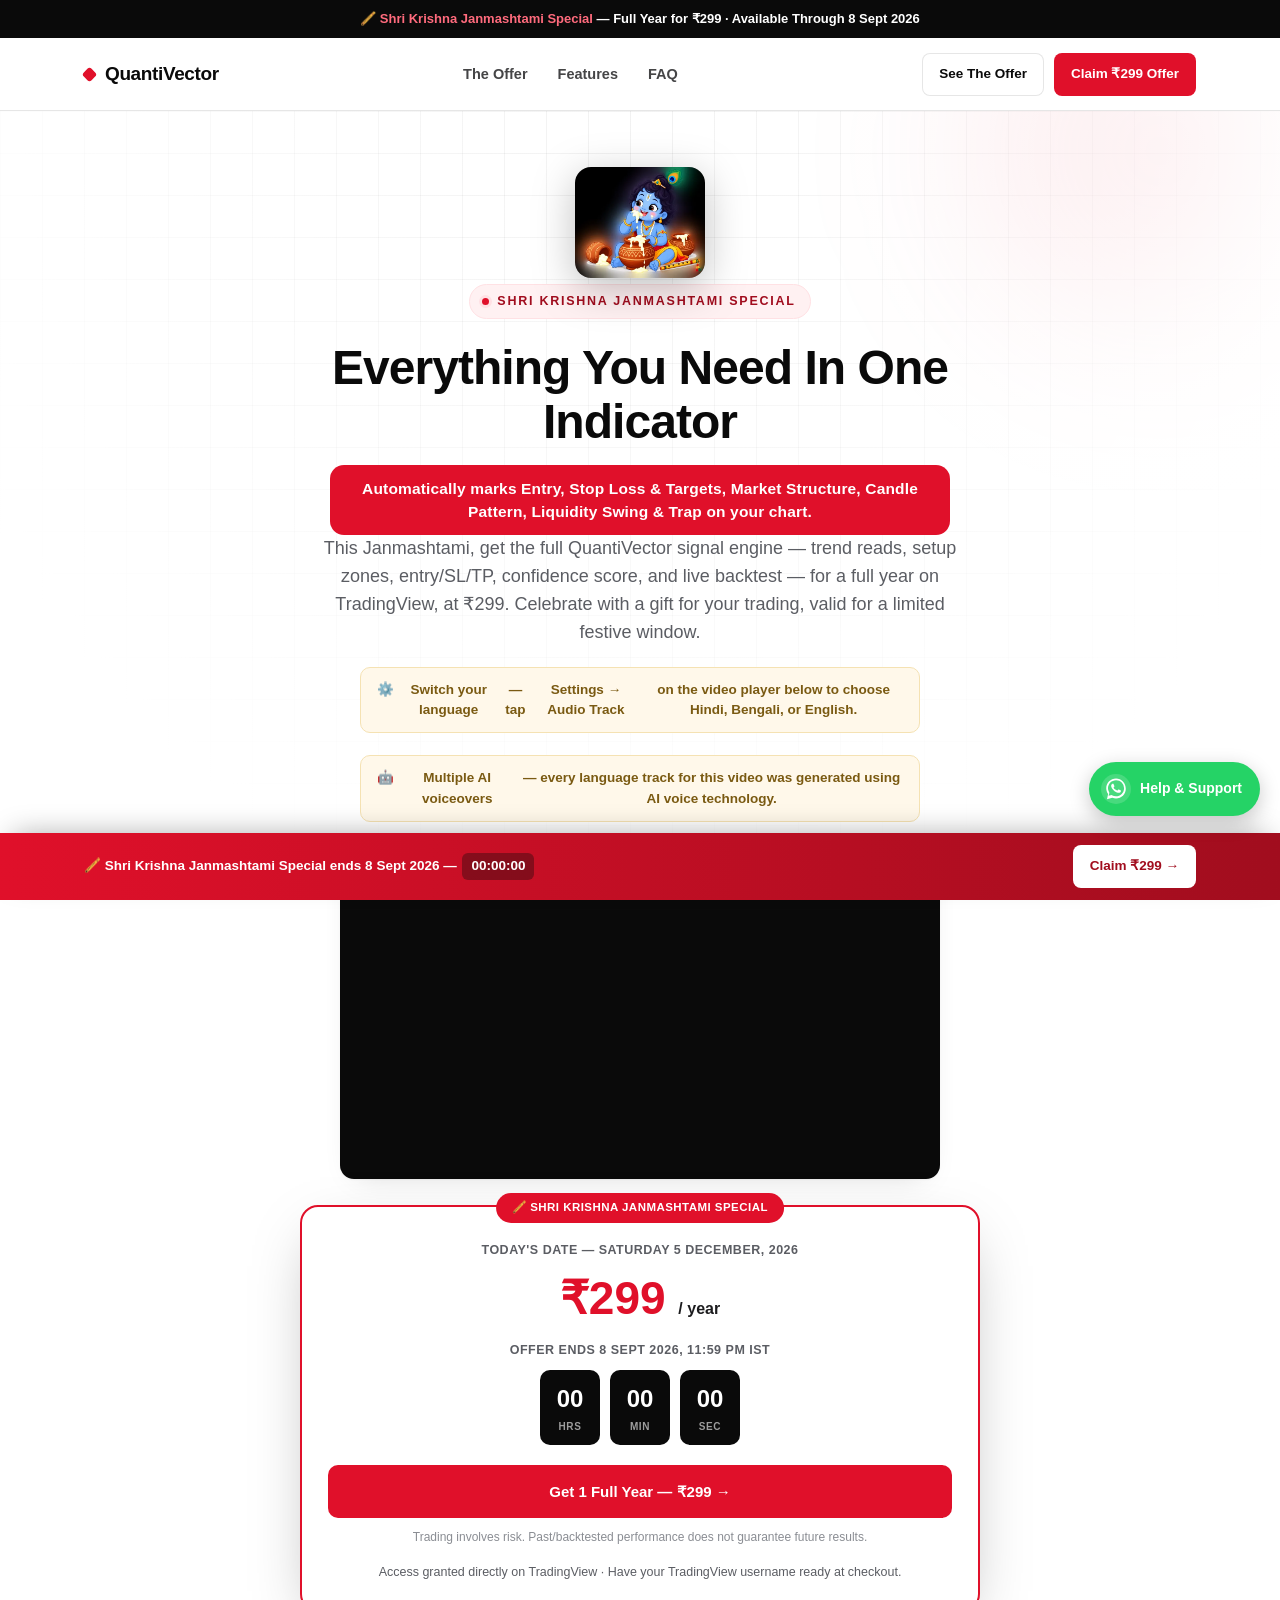
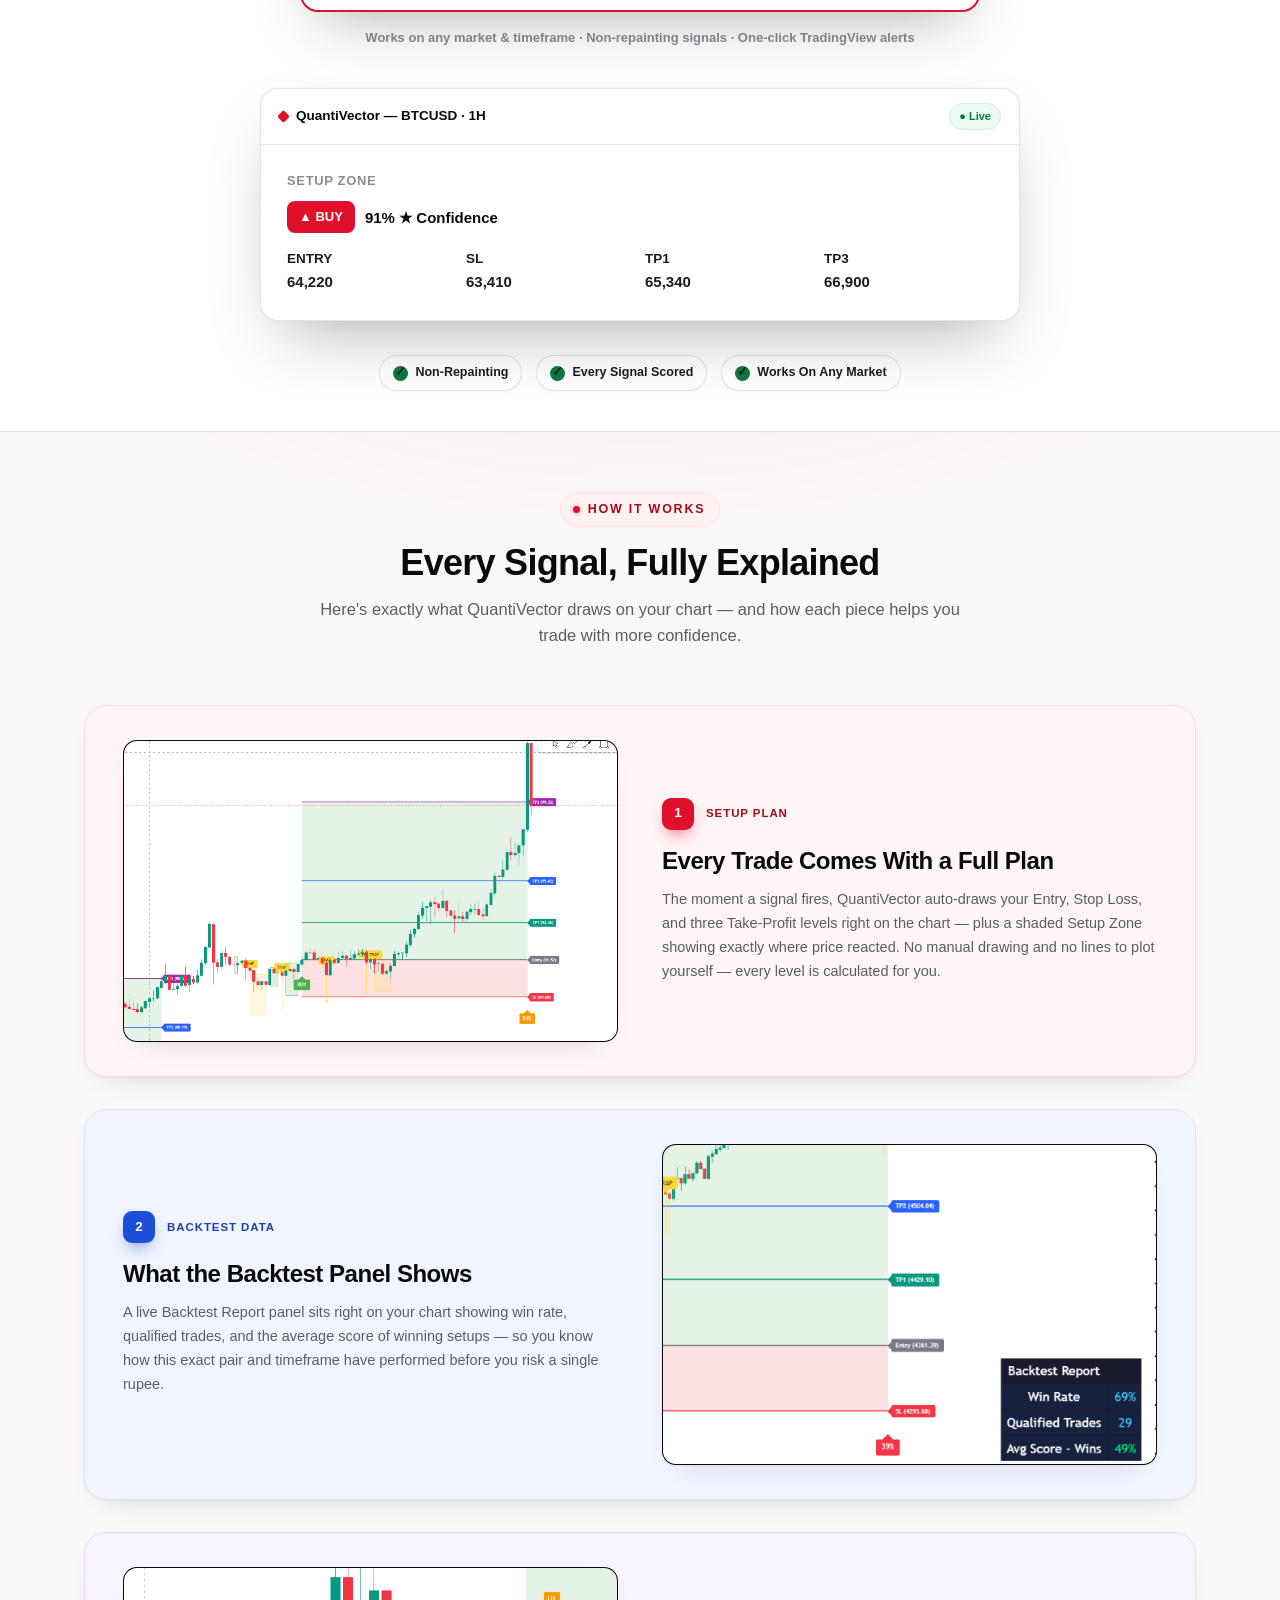
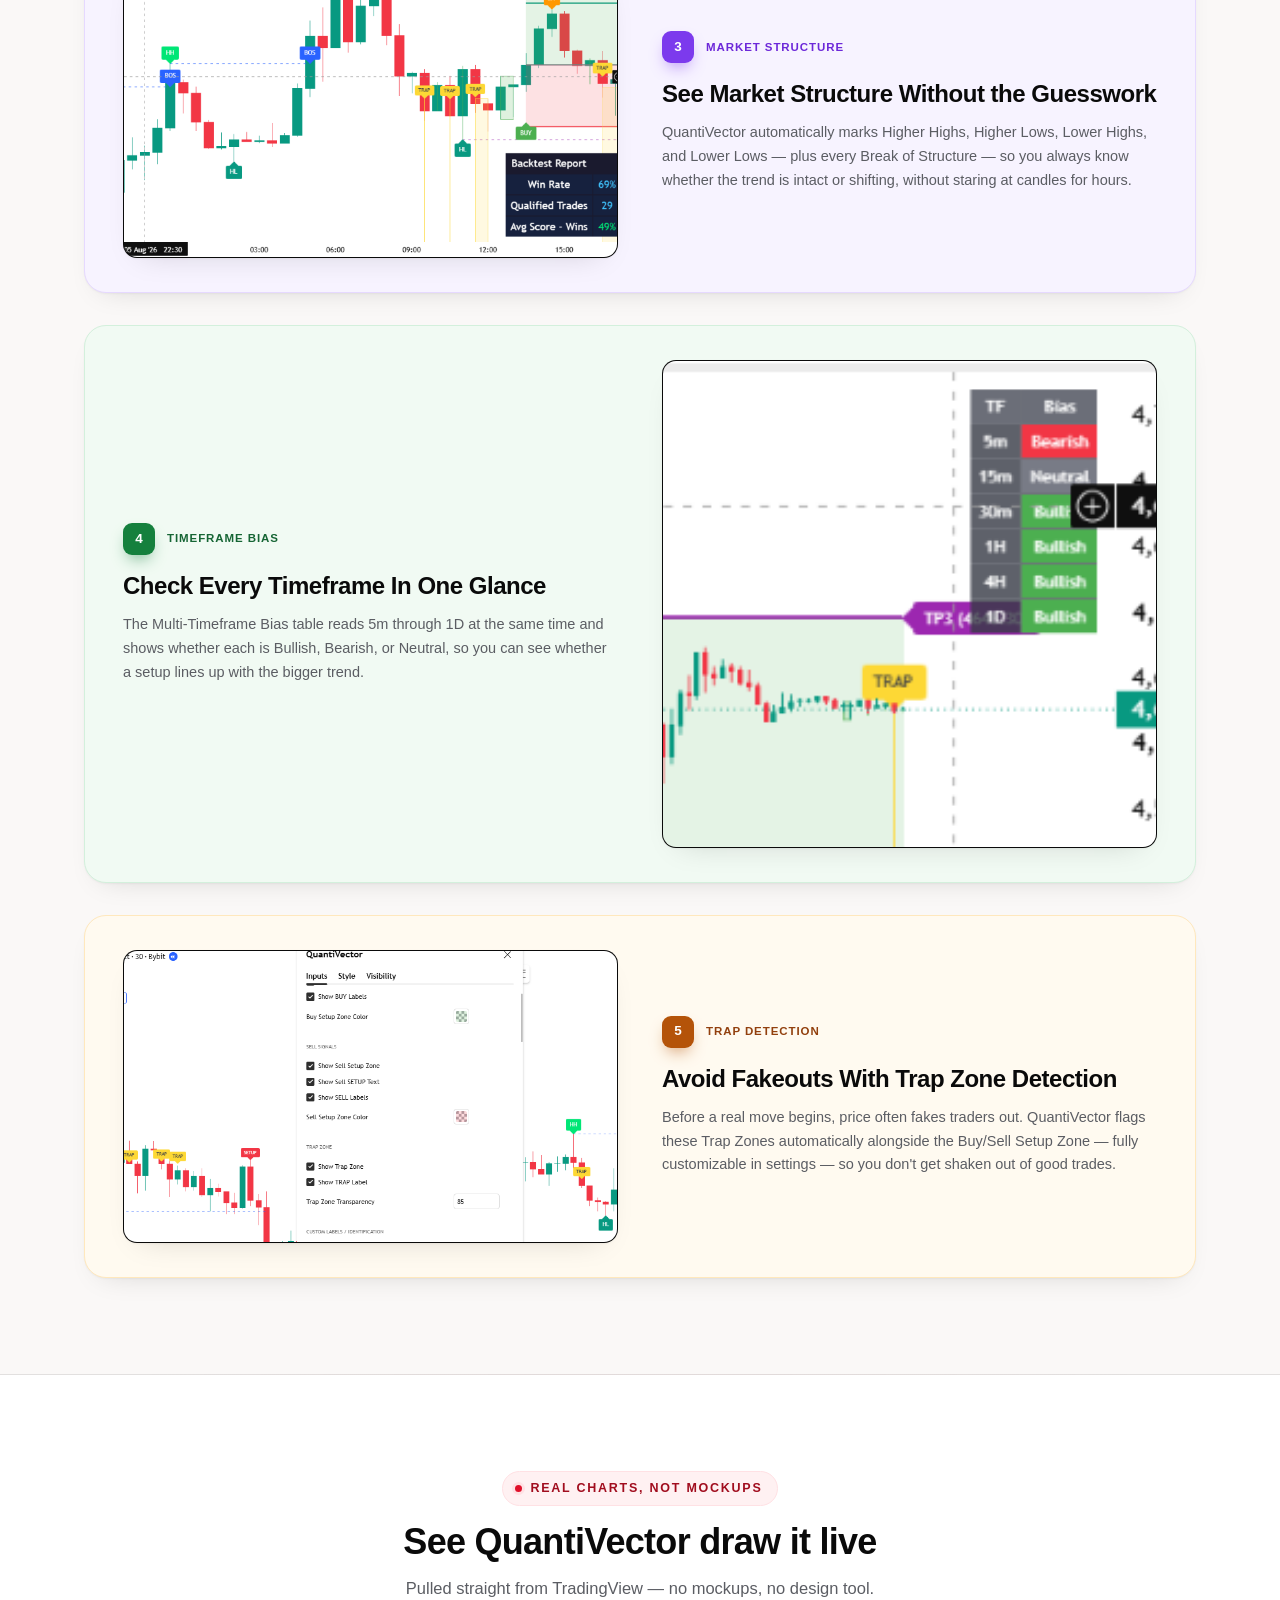
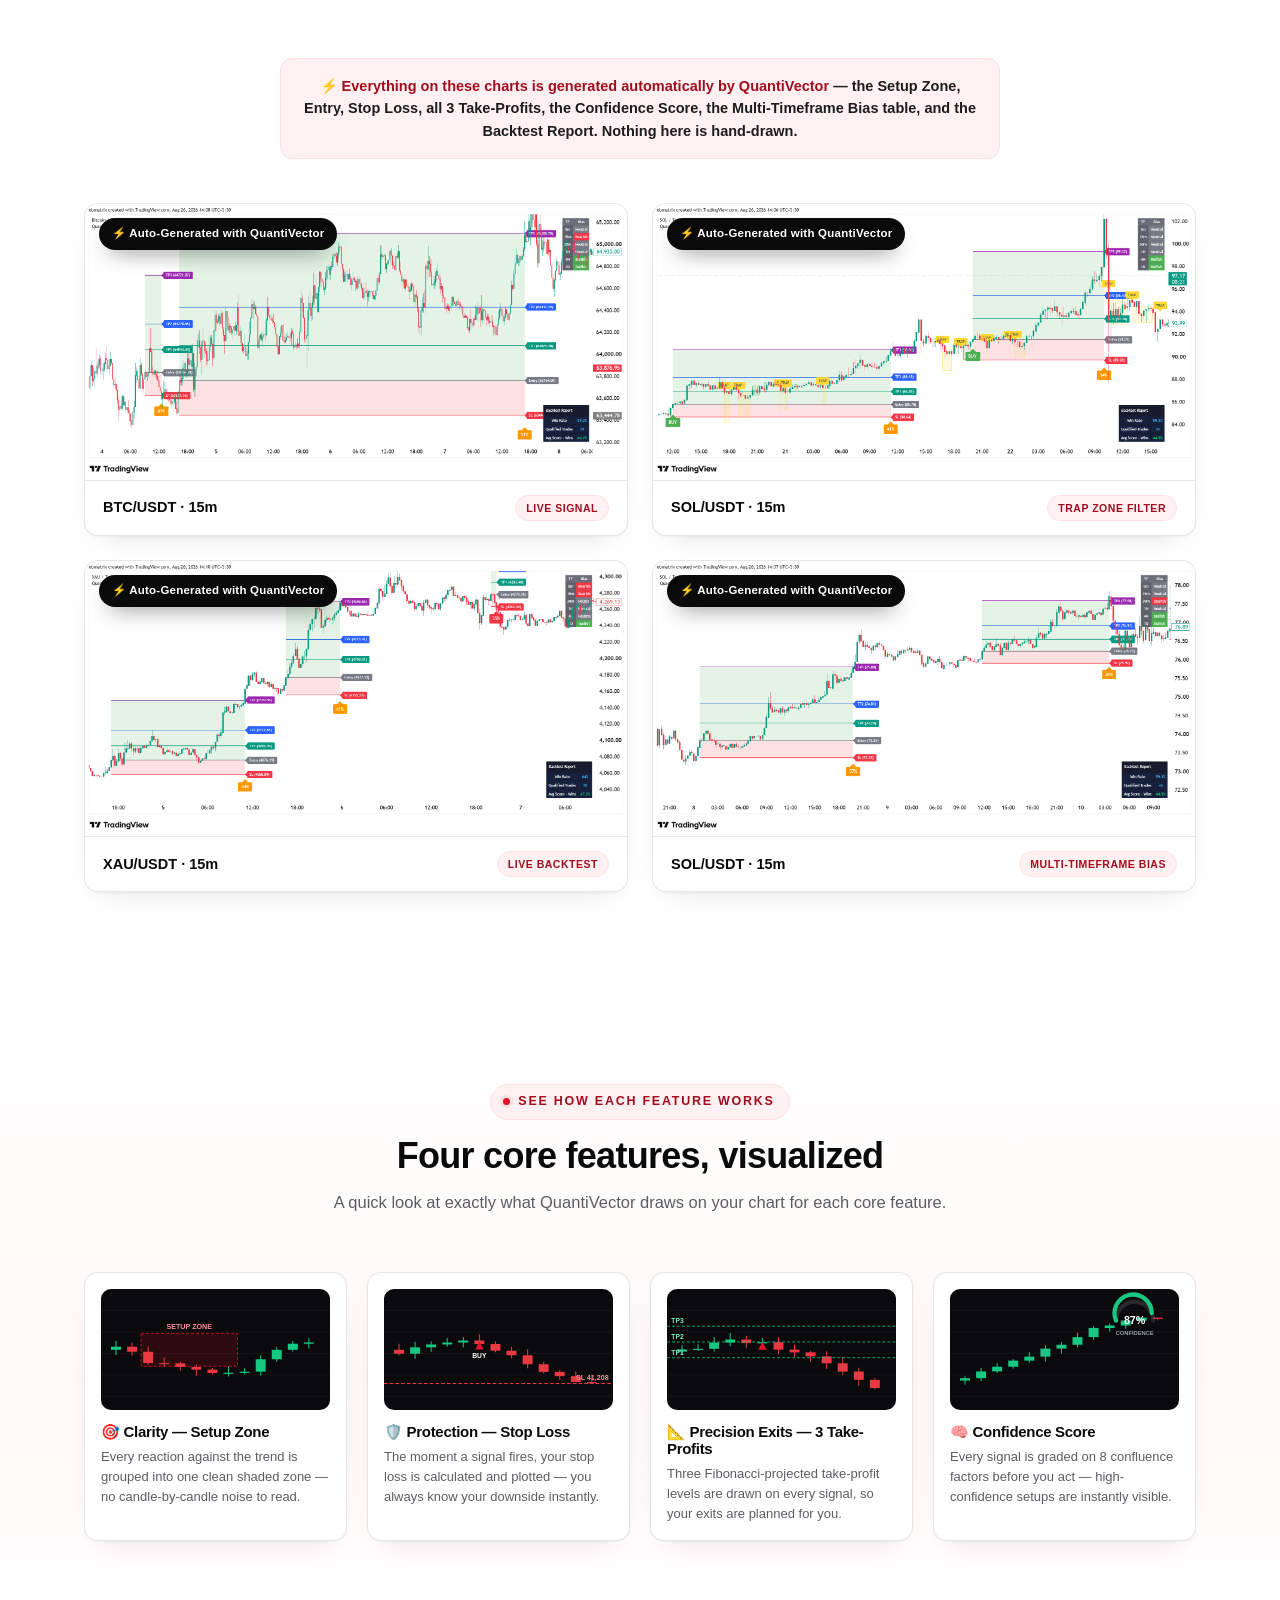
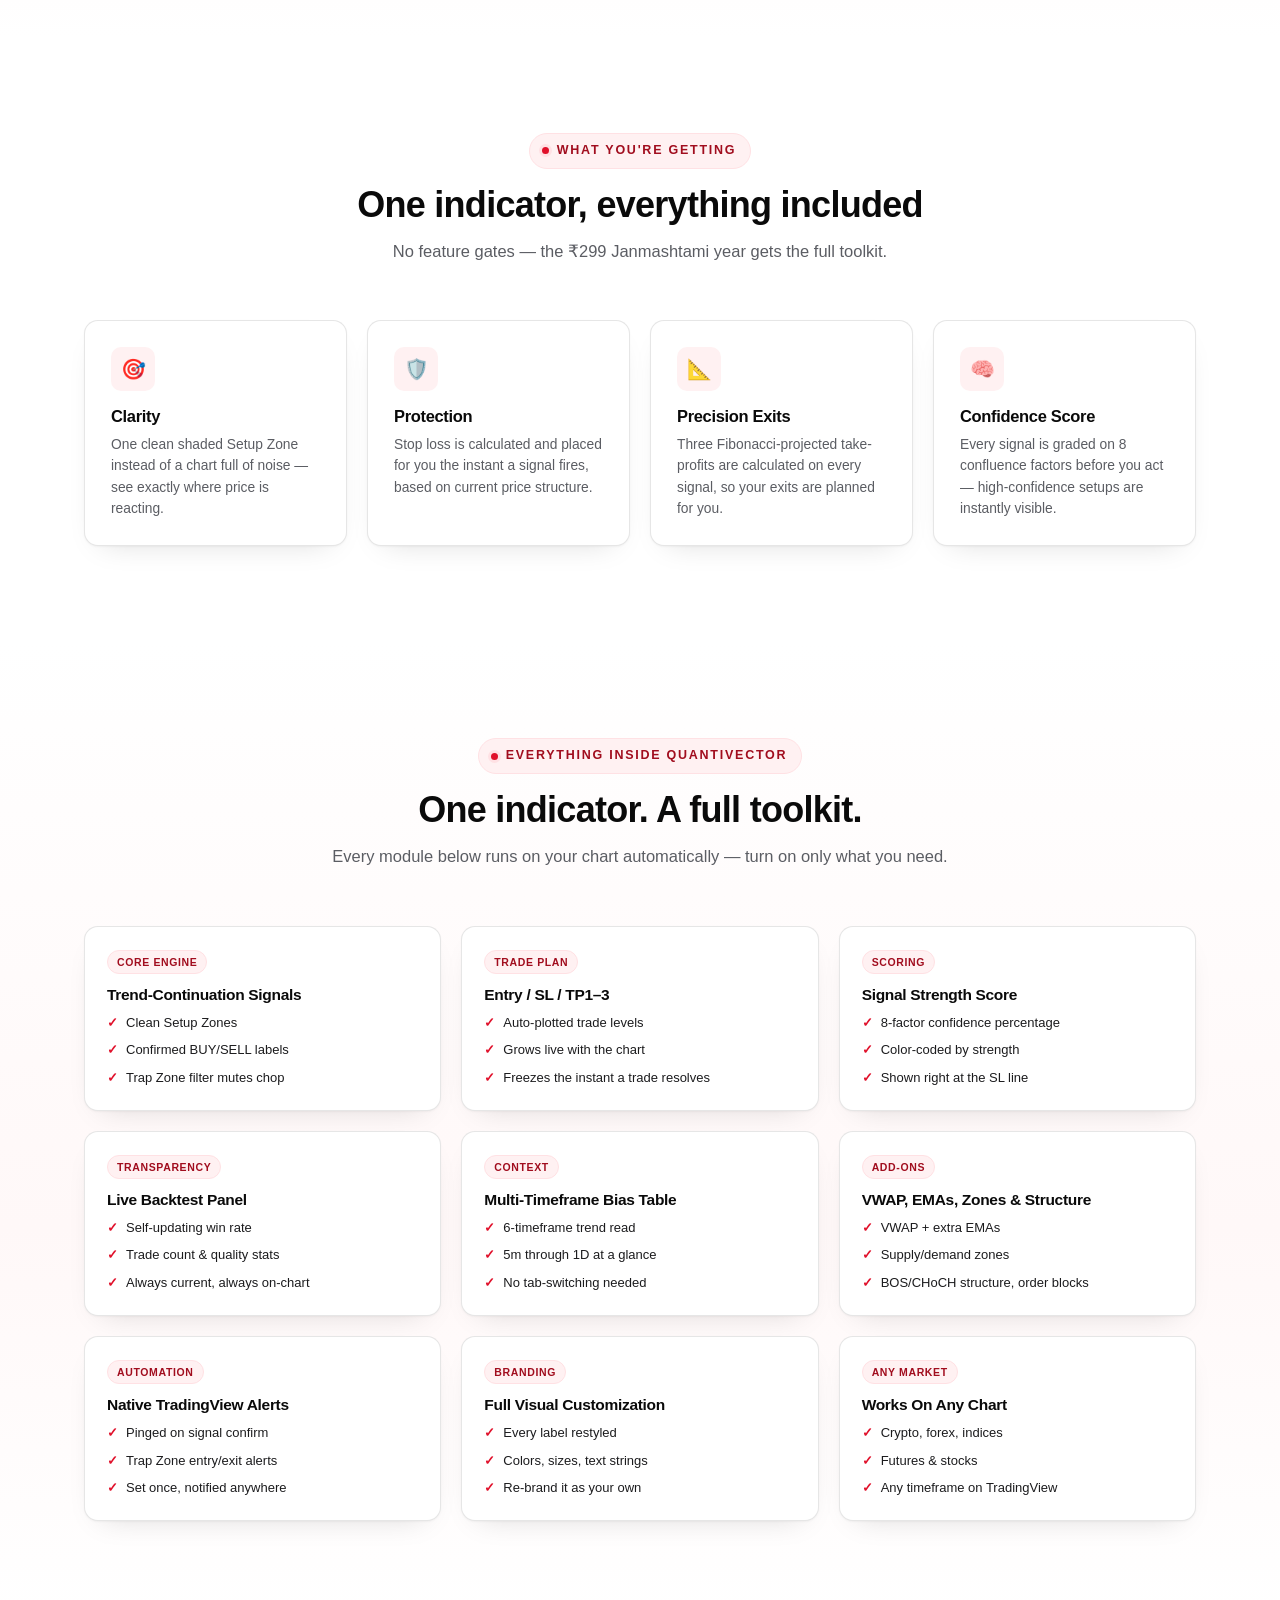
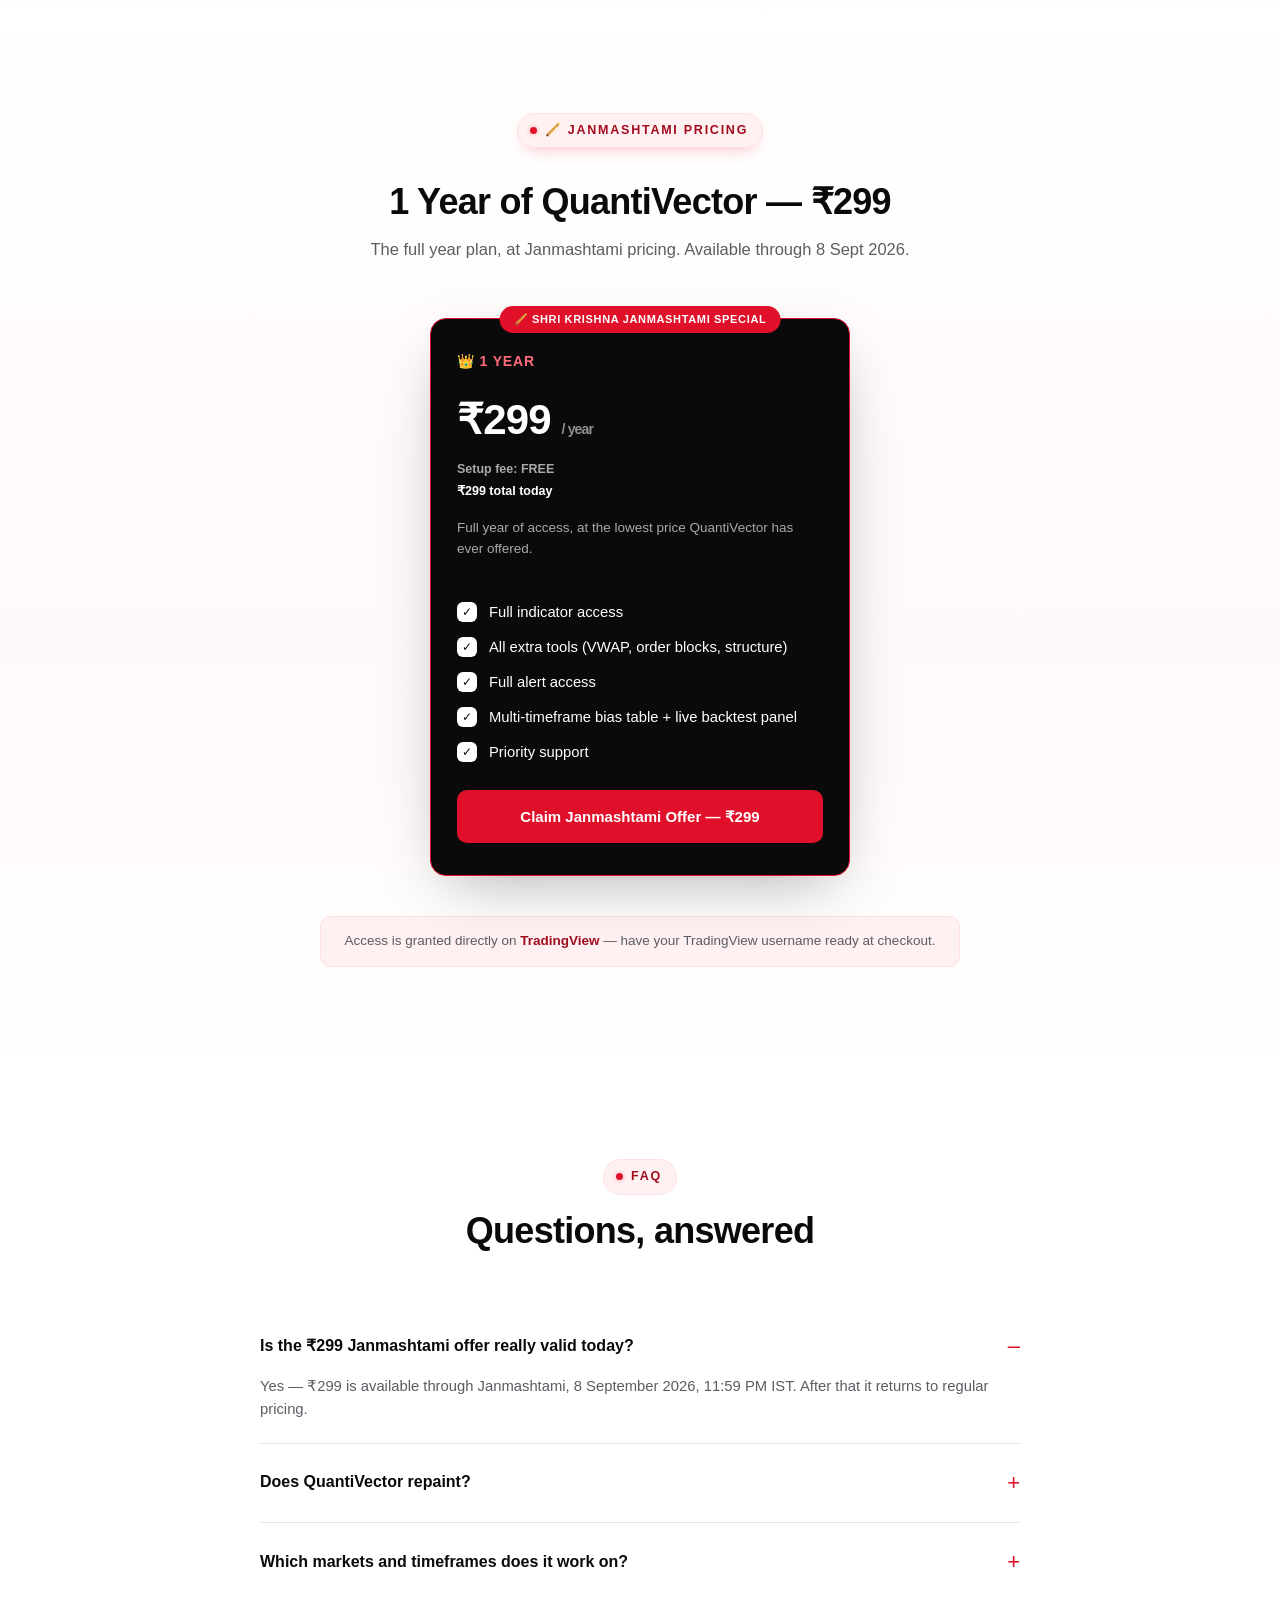
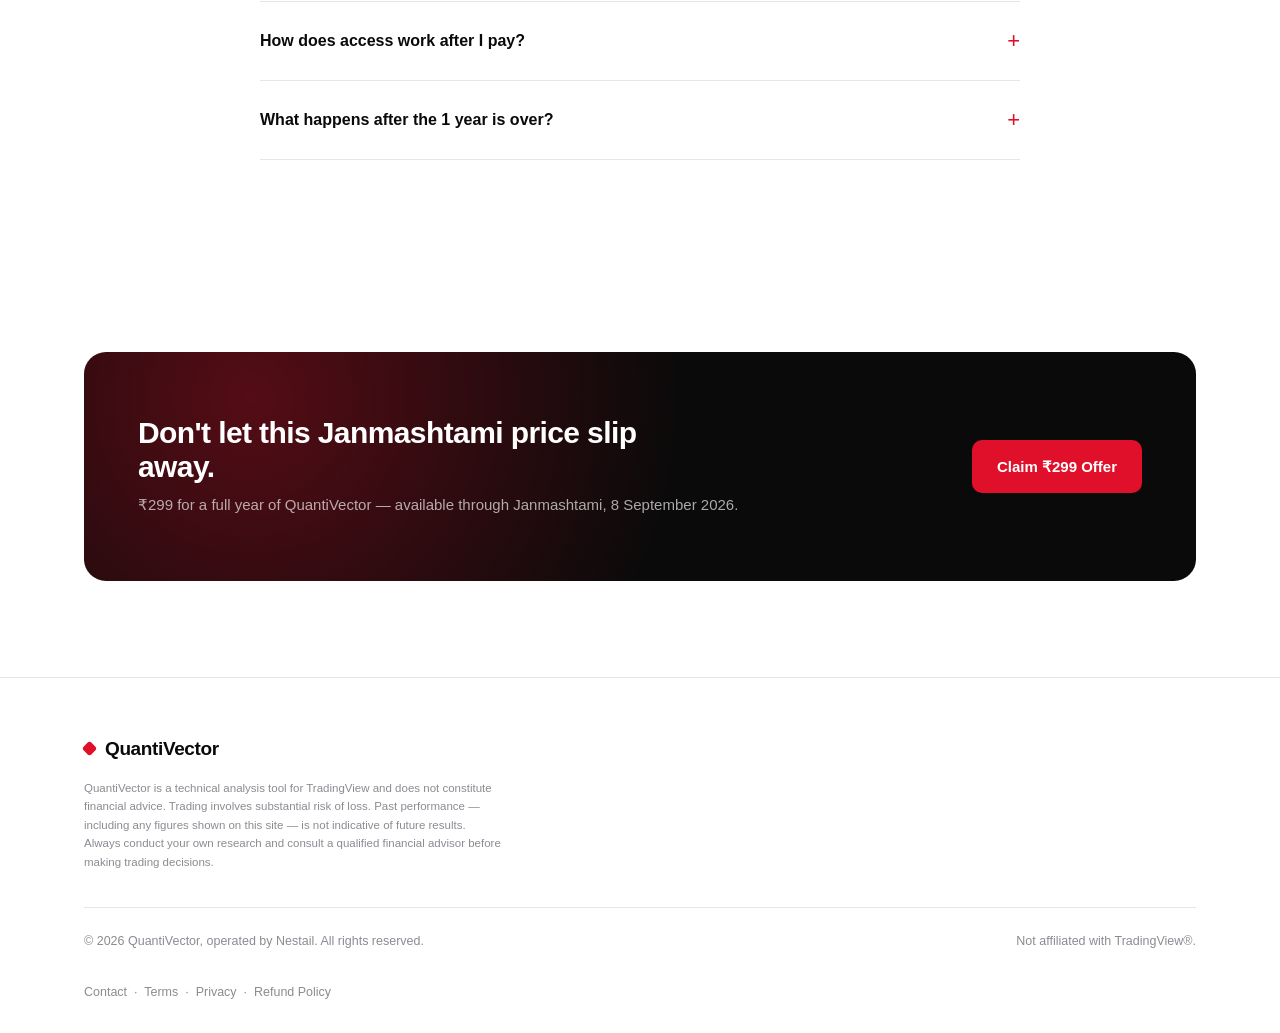
<file: janmashtami.html>
<!DOCTYPE html>
<html lang="en">
<head>
<meta charset="UTF-8">
<meta name="viewport" content="width=device-width, initial-scale=1.0">

<!-- Google tag (gtag.js) -->
<script async src="https://www.googletagmanager.com/gtag/js?id=G-Q3YGLEC0SH"></script>
<script>
  window.dataLayer = window.dataLayer || [];
  function gtag(){dataLayer.push(arguments);}
  gtag('js', new Date());
  gtag('config', 'G-Q3YGLEC0SH');
</script>
<!-- Meta Pixel Code -->
<script>
!function(f,b,e,v,n,t,s)
{if(f.fbq)return;n=f.fbq=function(){n.callMethod?
n.callMethod.apply(n,arguments):n.queue.push(arguments)};
if(!f._fbq)f._fbq=n;n.push=n;n.loaded=!0;n.version='2.0';
n.queue=[];t=b.createElement(e);t.async=!0;
t.src=v;s=b.getElementsByTagName(e)[0];
s.parentNode.insertBefore(t,s)}(window, document,'script',
'https://connect.facebook.net/en_US/fbevents.js');
fbq('init', '1778656280052738');
fbq('track', 'PageView');
</script>
<noscript><img height="1" width="1" style="display:none"
src="https://www.facebook.com/tr?id=1778656280052738&ev=PageView&noscript=1"
/></noscript>
<!-- End Meta Pixel Code -->
<title>Shri Krishna Janmashtami Special — QuantiVector | ₹299 for 1 Full Year</title>
<meta name="description" content="This Janmashtami, get QuantiVector — the TradingView BUY/SELL signal indicator — for a full year at ₹299. Special festive-season price, available for a limited time.">
<link rel="stylesheet" href="style.css">
<style>
/* ===== Janmashtami offer page — everything else reuses style.css ===== */
body{padding-bottom:0;}
.top-bar{background:#0a0a0a;color:#fff;text-align:center;font-size:13px;font-weight:700;padding:9px 16px;}
.top-bar b{color:#ff6b7d;}
.sales-nav .navlinks{display:flex;}
.sales-nav .nav-cta{gap:10px;}
.sticky-top-group{position:sticky;top:0;z-index:60;}
.sticky-top-group .nav{position:static;}
@media(max-width:960px){
  .sales-nav .navlinks{display:none;}
  .sales-nav .nav-cta{display:flex;}
  .sales-nav .nav-cta .btn-outline{display:none;}
  .sales-nav .nav-cta .btn-red{padding:9px 14px;font-size:12.5px;}
}
@media(max-width:380px){
  .sales-nav .brand{font-size:15px;}
  .sales-nav .nav-cta .btn-red{padding:8px 11px;font-size:11.5px;}
}
.hero-h1{font-size:48px;margin-top:22px;}
.hero-sub{max-width:640px;margin-left:auto;margin-right:auto;font-size:18px;}
.jan-icon{display:flex;justify-content:center;margin-bottom:6px;}
.jan-icon img{width:130px;height:auto;filter:drop-shadow(0 10px 20px rgba(0,0,0,.25));animation:kBob 2.6s ease-in-out infinite;border-radius:16px;}
@keyframes kBob{0%,100%{transform:translateY(0)}50%{transform:translateY(-6px)}}
.info-callout{
display:flex;align-items:flex-start;gap:10px;max-width:560px;margin:22px auto 0;
background:#fff8ea;border:1px solid #f5e2b3;color:#7a5a12;font-size:13.5px;font-weight:600;
padding:12px 16px;border-radius:10px;line-height:1.5;
}
.badge-strip{display:flex;justify-content:center;gap:14px;flex-wrap:wrap;margin-top:34px;}
.badge-strip .hero-badge{background:#fff;}
.hero{padding-bottom:40px;}

/* How It Works — highlighted section + themed card rows */
#how-it-works{
  background:radial-gradient(1100px 500px at 50% -8%, rgba(224,16,42,.07), transparent 62%), #faf8f7;
  border-top:1px solid var(--line);border-bottom:1px solid var(--line);
}
.showcase-list{display:flex;flex-direction:column;gap:32px;}
.showcase-row{
  display:flex;align-items:center;gap:44px;
  background:var(--accent-tint, #fff);border:1px solid var(--accent-tint-2, var(--line));
  border-radius:22px;padding:34px 38px;box-shadow:var(--shadow-card);position:relative;overflow:hidden;
}
.showcase-row.reverse{flex-direction:row-reverse;}
.showcase-media{flex:1 1 50%;min-width:0;}
.showcase-media img{width:100%;height:auto;display:block;border-radius:var(--radius);box-shadow:var(--shadow-card);border:1px solid var(--line);background:#0a0a0a;}
.showcase-text{flex:1 1 50%;min-width:0;}
.showcase-num{display:inline-flex;align-items:center;justify-content:center;width:32px;height:32px;border-radius:9px;background:var(--accent, var(--red));color:#fff;font-weight:900;font-size:13.5px;box-shadow:0 8px 18px -8px var(--accent, var(--red));}
.showcase-kicker{display:inline-block;margin:0 0 12px;font-size:11.5px;font-weight:800;letter-spacing:.08em;text-transform:uppercase;color:var(--accent-dark, var(--red-dark));}
.showcase-text .showcase-top{display:flex;align-items:center;gap:12px;margin-bottom:16px;}
.showcase-text .showcase-top .showcase-kicker{margin:0;}
.showcase-text h3{font-size:24px;line-height:1.25;margin-bottom:12px;}
.showcase-text p{font-size:14.5px;color:var(--muted);line-height:1.65;}

/* Offer callout card */
.rb-offer-card{
max-width:680px;margin:32px auto 0;background:#fff;border:2px solid var(--red);border-radius:18px;
padding:28px 26px;text-align:center;box-shadow:var(--shadow-pop);position:relative;
}
.rb-offer-card .info-callout{max-width:100%;text-align:left;margin:12px 0 0;}
.video-frame{position:relative;width:100%;max-width:600px;aspect-ratio:16/9;border-radius:14px;overflow:hidden;box-shadow:var(--shadow-card);border:1px solid var(--line);background:#0a0a0a;margin:20px auto 0;}
.video-frame iframe{position:absolute;inset:0;width:100%;height:100%;border:0;}
.rb-offer-badge{position:absolute;top:-14px;left:50%;transform:translateX(-50%);background:var(--red);color:#fff;font-size:11.5px;font-weight:800;letter-spacing:.04em;text-transform:uppercase;padding:6px 16px;border-radius:999px;white-space:nowrap;}
.rb-offer-date{font-size:12.5px;font-weight:700;color:var(--muted);text-transform:uppercase;letter-spacing:.04em;margin-top:6px;}
.rb-offer-price-row{display:flex;align-items:baseline;justify-content:center;gap:10px;margin-top:14px;}
.rb-offer-old{font-size:19px;color:var(--muted-2);text-decoration:line-through;font-weight:700;}
.rb-offer-now{font-size:46px;font-weight:900;color:var(--red);line-height:1;}
.rb-offer-now small{font-size:16px;font-weight:700;color:var(--ink-soft);}
.rb-offer-save{display:inline-block;margin-top:10px;background:var(--red-tint);border:1px solid var(--red-tint-2);color:var(--red-dark);font-size:12.5px;font-weight:800;padding:5px 14px;border-radius:999px;}
.rb-timer-label{margin-top:20px;font-size:12.5px;font-weight:700;color:var(--muted);text-transform:uppercase;letter-spacing:.04em;}
.rb-timer{display:flex;justify-content:center;gap:10px;margin-top:10px;}
.rb-tbox{background:var(--ink);color:#fff;border-radius:10px;padding:10px 14px;min-width:60px;}
.rb-tval{display:block;font-size:24px;font-weight:900;font-variant-numeric:tabular-nums;}
.rb-tlabel{display:block;font-size:10px;font-weight:700;letter-spacing:.06em;color:rgba(255,255,255,.6);margin-top:2px;}
.rb-offer-note{margin-top:16px;font-size:12.5px;color:var(--muted);}
.rb-offer-card .btn{margin-top:20px;width:100%;}

.value-grid{display:grid;grid-template-columns:repeat(4,1fr);gap:20px;}
.value-card{background:#fff;border:1px solid var(--line);border-radius:var(--radius);padding:26px;box-shadow:var(--shadow-card);}
.value-card .ic{width:44px;height:44px;border-radius:10px;background:var(--red-tint);color:var(--red);display:flex;align-items:center;justify-content:center;font-size:20px;margin-bottom:16px;}
.value-card h3{font-size:16.5px;margin-bottom:8px;}
.value-card p{font-size:13.8px;}

.pricing-grid-single{max-width:420px;margin:0 auto;}
.trust-note{max-width:640px;margin:40px auto 0;text-align:center;font-size:13.5px;color:var(--muted);background:var(--red-tint);border:1px solid var(--red-tint-2);padding:14px 18px;border-radius:10px;}
.trust-note b{color:var(--red-dark);}


.f-list .chk{color:#fff;font-size:12px;line-height:1;}
.plan.pop .f-list .chk{color:var(--ink);}

/* Hero live-setup chart-card visual */
.setup-grid{display:grid;grid-template-columns:repeat(4,1fr);gap:10px;font-size:13.5px;font-weight:700;color:var(--ink-soft);}

/* Feature demo cards (illustrated mini charts, one per core feature) */
.demo-grid{display:grid;grid-template-columns:repeat(4,1fr);gap:20px;}
.demo-card{background:#fff;border:1px solid var(--line);border-radius:var(--radius);padding:16px;box-shadow:var(--shadow-card);}
.demo-card svg{width:100%;height:auto;display:block;border-radius:10px;margin-bottom:14px;}
.demo-card h4{font-size:15px;margin-bottom:6px;}
.demo-card p{font-size:13px;color:var(--muted);}

/* Everything Inside QuantiVector — module grid */
.module-grid{display:grid;grid-template-columns:repeat(3,1fr);gap:20px;}
.module-card{background:#fff;border:1px solid var(--line);border-radius:var(--radius);padding:22px;box-shadow:var(--shadow-card);}
.module-card .mod-tag{font-size:10.5px;font-weight:800;letter-spacing:.06em;text-transform:uppercase;color:var(--red-dark);background:var(--red-tint);border:1px solid var(--red-tint-2);display:inline-block;padding:3px 9px;border-radius:999px;margin-bottom:12px;}
.module-card h4{font-size:15.5px;margin-bottom:10px;}
.module-card ul{display:flex;flex-direction:column;gap:7px;}
.module-card li{font-size:13px;color:var(--ink-soft);display:flex;gap:8px;align-items:flex-start;}
.module-card li::before{content:"✓";color:var(--red);font-weight:900;flex:none;}

/* ---------- Responsive ---------- */
@media(max-width:960px){
  .hero-h1{font-size:36px;}
}
@media(max-width:800px){
  .value-grid{grid-template-columns:repeat(2,1fr);}
  .module-grid{grid-template-columns:repeat(2,1fr);}
  .demo-grid{grid-template-columns:repeat(2,1fr);}
  .showcase-row, .showcase-row.reverse{flex-direction:column;gap:22px;padding:26px 22px;}
  .showcase-list{gap:26px;}
  .showcase-text h3{font-size:21px;}
}
@media(max-width:600px){
  .hero-h1{font-size:28px;}
  .hero-sub{font-size:15px;}
  .value-grid{grid-template-columns:1fr;}
  .module-grid{grid-template-columns:1fr;}
  .demo-grid{grid-template-columns:1fr;}
  .setup-grid{grid-template-columns:repeat(2,1fr);gap:12px 10px;}
  .info-callout{font-size:12.5px;}
  .rb-offer-now{font-size:38px;}
  .rb-offer-card{padding:24px 18px;}
  .rb-tbox{min-width:52px;padding:8px 10px;}
  .rb-tval{font-size:20px;}
}
@media(max-width:400px){
  .hero-h1{font-size:24px;}
}
</style>
</head>
<body>

<!-- ============ TOP BAR + NAV (sticky, always visible) ============ -->
<div class="sticky-top-group">
<div class="top-bar">🪈 <b>Shri Krishna Janmashtami Special</b> — Full Year for ₹299 · Available Through 8 Sept 2026</div>

<header class="nav sales-nav">
<div class="wrap">
<a href="index.html" class="brand"><span class="dot"></span> QuantiVector</a>
<nav class="navlinks">
<a href="#offer">The Offer</a>
<a href="#features">Features</a>
<a href="#faq">FAQ</a>
</nav>
<div class="nav-cta">
<a href="#offer" class="btn btn-outline btn-sm">See The Offer</a>
<a href="#offer" class="btn btn-red btn-sm">Claim ₹299 Offer</a>
</div>
</div>
</header>
</div>

<!-- ============ HERO ============ -->
<section class="hero" style="padding-top:56px;">
<div class="hero-blob hero-blob-a"></div>
<div class="hero-blob hero-blob-b"></div>
<div class="wrap" style="position:relative;z-index:3;">
<div style="max-width:720px;margin:0 auto;text-align:center;">
<span class="jan-icon"><img src="krishna-makhan.webp" width="480" height="410" alt="Little Krishna eating makhan (butter)" loading="eager"></span><span class="eyebrow">Shri Krishna Janmashtami Special</span>
<h1 class="hero-h1">Everything You Need In One Indicator</h1>
      <div style="margin:16px auto 0;text-align:center;">
        <span style="display:inline-block;background:var(--red);color:#fff;font-weight:700;font-size:15.5px;letter-spacing:.01em;line-height:1.5;padding:12px 22px;border-radius:14px;max-width:620px;">Automatically marks Entry, Stop Loss &amp; Targets, Market Structure, Candle Pattern, Liquidity Swing &amp; Trap on your chart.</span>
      </div>
<p class="sub hero-sub">This Janmashtami, get the full QuantiVector signal engine — trend reads, setup zones, entry/SL/TP, confidence score, and live backtest — for a full year on TradingView, at ₹299. Celebrate with a gift for your trading, valid for a limited festive window.</p>

<div class="info-callout" style="margin-top:20px;">⚙️ <b>Switch your language</b> — tap <b>Settings → Audio Track</b> on the video player below to choose Hindi, Bengali, or English.</div>
<div class="info-callout">🤖 <b>Multiple AI voiceovers</b> — every language track for this video was generated using AI voice technology.</div>

<div class="video-frame">
<iframe src="https://www.youtube.com/embed/LdYkQ3BCM5Y" title="QuantiVector — TradingView Indicator Walkthrough" loading="lazy" allow="accelerometer; autoplay; clipboard-write; encrypted-media; gyroscope; picture-in-picture; web-share" allowfullscreen></iframe>
</div>

<!-- ============ OFFER CARD + COUNTDOWN ============ -->
<div id="offer" class="rb-offer-card" style="margin-top:26px;">
<span class="rb-offer-badge">🪈 Shri Krishna Janmashtami Special</span>
<div class="rb-offer-date">Today's Date — <span class="js-today-date">Today</span></div>

<div class="rb-offer-price-row">

<span class="rb-offer-now">₹299 <small>/ year</small></span>
</div>
<div class="rb-timer-label">Offer Ends 8 Sept 2026, 11:59 PM IST</div>
<div class="rb-timer" id="rb-timer-top">
<div class="rb-tbox"><span class="rb-tval" id="t-hrs">00</span><span class="rb-tlabel">HRS</span></div>
<div class="rb-tbox"><span class="rb-tval" id="t-min">00</span><span class="rb-tlabel">MIN</span></div>
<div class="rb-tbox"><span class="rb-tval" id="t-sec">00</span><span class="rb-tlabel">SEC</span></div>
</div>
<a href="https://nestail.in/checkout.php?product=qunty-vector-shri-krishna-janmashtami-special-299-for-1-year" class="btn btn-red">Get 1 Full Year — ₹299 →</a><p style="font-size:12px;color:#8a8d93;margin-top:10px;">Trading involves risk. Past/backtested performance does not guarantee future results.</p>
<div class="rb-offer-note">Access granted directly on TradingView · Have your TradingView username ready at checkout.</div>
</div>

<p class="hero-micro">Works on any market &amp; timeframe · Non-repainting signals · One-click TradingView alerts</p>
</div>

<!-- ============ LIVE SETUP VISUAL ============ -->
<div class="hero-visual" style="max-width:760px;margin:40px auto 0;">
<div class="chart-card">
<div class="cc-head">
<span class="cc-title"><span class="dotx"></span> QuantiVector — BTCUSD · 1H</span>
<span class="cc-badge">● Live</span>
</div>
<div class="cc-inner" style="padding:26px;">
<div style="font-size:13px;font-weight:800;color:var(--muted-2);text-transform:uppercase;letter-spacing:.05em;margin-bottom:10px;">Setup Zone</div>
<div style="display:flex;align-items:center;gap:10px;margin-bottom:16px;">
<span style="background:var(--red);color:#fff;font-weight:900;font-size:13px;padding:6px 12px;border-radius:8px;">▲ BUY</span>
<span style="font-weight:900;font-size:15px;">91% ★ Confidence</span>
</div>
<div class="setup-grid">
<div>ENTRY<br><b style="font-size:15px;">64,220</b></div>
<div>SL<br><b style="font-size:15px;">63,410</b></div>
<div>TP1<br><b style="font-size:15px;">65,340</b></div>
<div>TP3<br><b style="font-size:15px;">66,900</b></div>
</div>
</div>
</div>
</div>

<div class="badge-strip">
<span class="hero-badge"><span class="dotcheck">✓</span> Non-Repainting</span>
<span class="hero-badge"><span class="dotcheck">✓</span> Every Signal Scored</span>
<span class="hero-badge"><span class="dotcheck">✓</span> Works On Any Market</span>
</div>
</div>
</section>

<!-- ============ HOW IT WORKS (alternating image/text showcase) ============ -->
<section id="how-it-works" style="padding-top:60px;">
<div class="wrap">
<div class="section-head">
<span class="eyebrow">How It Works</span>
<h2>Every Signal, Fully Explained</h2>
<p>Here's exactly what QuantiVector draws on your chart — and how each piece helps you trade with more confidence.</p>
</div>
<div class="showcase-list">

<div class="showcase-row" style="--accent:#e0102a;--accent-dark:#a10d1e;--accent-tint:#fff5f6;--accent-tint-2:#ffd9df;">
<div class="showcase-media"><img src="images/qv%201.PNG" alt="QuantiVector automated BUY signal with Entry, Stop Loss, and three Take-Profit levels" loading="lazy"></div>
<div class="showcase-text">
<div class="showcase-top"><span class="showcase-num">1</span><span class="showcase-kicker">Setup Plan</span></div>
<h3>Every Trade Comes With a Full Plan</h3>
<p>The moment a signal fires, QuantiVector auto-draws your Entry, Stop Loss, and three Take-Profit levels right on the chart — plus a shaded Setup Zone showing exactly where price reacted. No manual drawing and no lines to plot yourself — every level is calculated for you.</p>
</div>
</div>

<div class="showcase-row reverse" style="--accent:#1d4ed8;--accent-dark:#1e40af;--accent-tint:#f0f5ff;--accent-tint-2:#d7e6ff;">
<div class="showcase-media"><img src="images/backtest%20report%20panel.PNG" alt="QuantiVector live backtest report panel showing win rate, qualified trades, and average score" loading="lazy"></div>
<div class="showcase-text">
<div class="showcase-top"><span class="showcase-num">2</span><span class="showcase-kicker">Backtest Data</span></div>
<h3>What the Backtest Panel Shows</h3>
<p>A live Backtest Report panel sits right on your chart showing win rate, qualified trades, and the average score of winning setups — so you know how this exact pair and timeframe have performed before you risk a single rupee.</p>
</div>
</div>

<div class="showcase-row" style="--accent:#7c3aed;--accent-dark:#6d28d9;--accent-tint:#f7f3ff;--accent-tint-2:#e6d9ff;">
<div class="showcase-media"><img src="images/bos.PNG" alt="QuantiVector automated market structure showing HH, HL, LH, LL and break of structure" loading="lazy"></div>
<div class="showcase-text">
<div class="showcase-top"><span class="showcase-num">3</span><span class="showcase-kicker">Market Structure</span></div>
<h3>See Market Structure Without the Guesswork</h3>
<p>QuantiVector automatically marks Higher Highs, Higher Lows, Lower Highs, and Lower Lows — plus every Break of Structure — so you always know whether the trend is intact or shifting, without staring at candles for hours.</p>
</div>
</div>

<div class="showcase-row reverse" style="--accent:#15803d;--accent-dark:#166534;--accent-tint:#f1faf3;--accent-tint-2:#d3f0dc;">
<div class="showcase-media"><img src="images/htf%20bias%20panel.PNG" alt="QuantiVector multi-timeframe bias table showing bullish, bearish, and neutral trend across timeframes" loading="lazy"></div>
<div class="showcase-text">
<div class="showcase-top"><span class="showcase-num">4</span><span class="showcase-kicker">Timeframe Bias</span></div>
<h3>Check Every Timeframe In One Glance</h3>
<p>The Multi-Timeframe Bias table reads 5m through 1D at the same time and shows whether each is Bullish, Bearish, or Neutral, so you can see whether a setup lines up with the bigger trend.</p>
</div>
</div>

<div class="showcase-row" style="--accent:#b45309;--accent-dark:#92400e;--accent-tint:#fffaf0;--accent-tint-2:#ffe8bd;">
<div class="showcase-media"><img src="images/trap%20and%20setup.PNG" alt="QuantiVector trap zone and setup zone detection with customizable settings" loading="lazy"></div>
<div class="showcase-text">
<div class="showcase-top"><span class="showcase-num">5</span><span class="showcase-kicker">Trap Detection</span></div>
<h3>Avoid Fakeouts With Trap Zone Detection</h3>
<p>Before a real move begins, price often fakes traders out. QuantiVector flags these Trap Zones automatically alongside the Buy/Sell Setup Zone — fully customizable in settings — so you don't get shaken out of good trades.</p>
</div>
</div>

</div>
</div>
</section>

<!-- ============ REAL CHART PROOF GALLERY ============ -->
<section id="real-charts">
<div class="wrap">
<div class="section-head">
<span class="eyebrow">Real Charts, Not Mockups</span>
<h2>See QuantiVector draw it live</h2>
<p>Pulled straight from TradingView — no mockups, no design tool.</p>
</div>
<div class="proof-disclaimer">⚡ <b>Everything on these charts is generated automatically by QuantiVector</b> — the Setup Zone, Entry, Stop Loss, all 3 Take-Profits, the Confidence Score, the Multi-Timeframe Bias table, and the Backtest Report. Nothing here is hand-drawn.</div>
<div class="proof-gallery">
<div class="proof-card">
<span class="proof-badge">⚡ Auto-Generated with QuantiVector</span>
<img src="BTCUSDT_2026-08-26_14-08-37.png" alt="QuantiVector auto-plotted BUY signal on BTC/USDT 15m chart" loading="lazy">
<div class="proof-caption"><span class="sym">BTC/USDT · 15m</span><span class="tag">Live Signal</span></div>
</div>
<div class="proof-card">
<span class="proof-badge">⚡ Auto-Generated with QuantiVector</span>
<img src="SOLUSDT_2026-08-26_14-06-40.png" alt="QuantiVector auto-plotted BUY signal with Trap Zone detection on SOL/USDT 15m chart" loading="lazy">
<div class="proof-caption"><span class="sym">SOL/USDT · 15m</span><span class="tag">Trap Zone Filter</span></div>
</div>
<div class="proof-card">
<span class="proof-badge">⚡ Auto-Generated with QuantiVector</span>
<img src="XAUUSDT.P_2026-08-26_14-10-10.png" alt="QuantiVector auto-plotted signal with live backtest report on XAU Gold 15m chart" loading="lazy">
<div class="proof-caption"><span class="sym">XAU/USDT · 15m</span><span class="tag">Live Backtest</span></div>
</div>
<div class="proof-card">
<span class="proof-badge">⚡ Auto-Generated with QuantiVector</span>
<img src="SOLUSDT_2026-08-26_14-07-34.png" alt="QuantiVector auto-plotted multiple signals on SOL/USDT 15m chart" loading="lazy">
<div class="proof-caption"><span class="sym">SOL/USDT · 15m</span><span class="tag">Multi-Timeframe Bias</span></div>
</div>
</div>
</div>
</section>

<!-- ============ FEATURE DEMOS (illustrated per-feature mini charts) ============ -->
<section id="feature-demos" class="band-tint">
<div class="wrap">
<div class="section-head">
<span class="eyebrow">See How Each Feature Works</span>
<h2>Four core features, visualized</h2>
<p>A quick look at exactly what QuantiVector draws on your chart for each core feature.</p>
</div>
<div class="demo-grid">
<div class="demo-card">
<svg viewBox="0 0 320 170" xmlns="http://www.w3.org/2000/svg" role="img" aria-label="Setup Zone demo chart">
<rect x="0" y="0" width="320" height="170" fill="#0a0a0c"/>
<line x1="0" y1="30" x2="320" y2="30" stroke="rgba(255,255,255,0.06)" stroke-width="1"/>
<line x1="0" y1="60" x2="320" y2="60" stroke="rgba(255,255,255,0.06)" stroke-width="1"/>
<line x1="0" y1="90" x2="320" y2="90" stroke="rgba(255,255,255,0.06)" stroke-width="1"/>
<line x1="0" y1="120" x2="320" y2="120" stroke="rgba(255,255,255,0.06)" stroke-width="1"/>
<line x1="0" y1="150" x2="320" y2="150" stroke="rgba(255,255,255,0.06)" stroke-width="1"/>
<rect x="55.9" y="62" width="134.8" height="46" fill="rgba(224,16,42,0.16)" stroke="#e0102a" stroke-width="1.2" stroke-dasharray="4 3"/>
<line x1="21.0" y1="72.7" x2="21.0" y2="92.3" stroke="#17c883" stroke-width="1.4"/>
<rect x="14.0" y="80.6" width="13.9" height="4.4" fill="#17c883"/>
<line x1="43.4" y1="75.1" x2="43.4" y2="92.8" stroke="#ea3943" stroke-width="1.4"/>
<rect x="36.5" y="80.6" width="13.9" height="7.1" fill="#ea3943"/>
<line x1="65.9" y1="80.2" x2="65.9" y2="106.1" stroke="#ea3943" stroke-width="1.4"/>
<rect x="58.9" y="87.7" width="13.9" height="15.8" fill="#ea3943"/>
<line x1="88.3" y1="95.6" x2="88.3" y2="108.9" stroke="#ea3943" stroke-width="1.4"/>
<rect x="81.4" y="103.5" width="13.9" height="1.6" fill="#ea3943"/>
<line x1="110.8" y1="101.8" x2="110.8" y2="114.1" stroke="#ea3943" stroke-width="1.4"/>
<rect x="103.8" y="103.8" width="13.9" height="5.1" fill="#ea3943"/>
<line x1="133.3" y1="105.4" x2="133.3" y2="121.3" stroke="#ea3943" stroke-width="1.4"/>
<rect x="126.3" y="109.0" width="13.9" height="3.7" fill="#ea3943"/>
<line x1="155.7" y1="110.4" x2="155.7" y2="119.6" stroke="#ea3943" stroke-width="1.4"/>
<rect x="148.8" y="112.6" width="13.9" height="4.8" fill="#ea3943"/>
<line x1="178.2" y1="108.4" x2="178.2" y2="122.1" stroke="#17c883" stroke-width="1.4"/>
<rect x="171.2" y="117.0" width="13.9" height="1.6" fill="#17c883"/>
<line x1="200.7" y1="110.6" x2="200.7" y2="119.2" stroke="#17c883" stroke-width="1.4"/>
<rect x="193.7" y="115.6" width="13.9" height="1.6" fill="#17c883"/>
<line x1="223.1" y1="93.1" x2="223.1" y2="121.0" stroke="#17c883" stroke-width="1.4"/>
<rect x="216.2" y="98.2" width="13.9" height="17.3" fill="#17c883"/>
<line x1="245.6" y1="81.4" x2="245.6" y2="101.7" stroke="#17c883" stroke-width="1.4"/>
<rect x="238.6" y="85.0" width="13.9" height="13.2" fill="#17c883"/>
<line x1="268.0" y1="72.5" x2="268.0" y2="87.2" stroke="#17c883" stroke-width="1.4"/>
<rect x="261.1" y="76.5" width="13.9" height="8.5" fill="#17c883"/>
<line x1="290.5" y1="68.7" x2="290.5" y2="83.0" stroke="#17c883" stroke-width="1.4"/>
<rect x="283.5" y="74.6" width="13.9" height="1.9" fill="#17c883"/>
<text x="123.3" y="56" fill="#ff8f9c" font-size="10" font-weight="700" text-anchor="middle" font-family="Arial,Helvetica,sans-serif">SETUP ZONE</text>
</svg>
<h4>🎯 Clarity — Setup Zone</h4>
<p>Every reaction against the trend is grouped into one clean shaded zone — no candle-by-candle noise to read.</p>
</div>
<div class="demo-card">
<svg viewBox="0 0 320 170" xmlns="http://www.w3.org/2000/svg" role="img" aria-label="Stop Loss demo chart">
<rect x="0" y="0" width="320" height="170" fill="#0a0a0c"/>
<line x1="0" y1="30" x2="320" y2="30" stroke="rgba(255,255,255,0.06)" stroke-width="1"/>
<line x1="0" y1="60" x2="320" y2="60" stroke="rgba(255,255,255,0.06)" stroke-width="1"/>
<line x1="0" y1="90" x2="320" y2="90" stroke="rgba(255,255,255,0.06)" stroke-width="1"/>
<line x1="0" y1="120" x2="320" y2="120" stroke="rgba(255,255,255,0.06)" stroke-width="1"/>
<line x1="0" y1="150" x2="320" y2="150" stroke="rgba(255,255,255,0.06)" stroke-width="1"/>
<line x1="21.0" y1="76.4" x2="21.0" y2="92.9" stroke="#ea3943" stroke-width="1.4"/>
<rect x="14.0" y="85.0" width="13.9" height="5.5" fill="#ea3943"/>
<line x1="43.4" y1="73.6" x2="43.4" y2="97.6" stroke="#17c883" stroke-width="1.4"/>
<rect x="36.5" y="81.5" width="13.9" height="9.0" fill="#17c883"/>
<line x1="65.9" y1="73.4" x2="65.9" y2="87.7" stroke="#17c883" stroke-width="1.4"/>
<rect x="58.9" y="77.5" width="13.9" height="4.0" fill="#17c883"/>
<line x1="88.3" y1="68.7" x2="88.3" y2="80.6" stroke="#17c883" stroke-width="1.4"/>
<rect x="81.4" y="74.8" width="13.9" height="2.7" fill="#17c883"/>
<line x1="110.8" y1="67.2" x2="110.8" y2="81.9" stroke="#17c883" stroke-width="1.4"/>
<rect x="103.8" y="72.0" width="13.9" height="2.8" fill="#17c883"/>
<line x1="133.3" y1="63.3" x2="133.3" y2="82.7" stroke="#ea3943" stroke-width="1.4"/>
<rect x="126.3" y="72.0" width="13.9" height="4.9" fill="#ea3943"/>
<line x1="155.7" y1="73.0" x2="155.7" y2="88.5" stroke="#ea3943" stroke-width="1.4"/>
<rect x="148.8" y="76.9" width="13.9" height="9.3" fill="#ea3943"/>
<line x1="178.2" y1="81.0" x2="178.2" y2="96.8" stroke="#ea3943" stroke-width="1.4"/>
<rect x="171.2" y="86.3" width="13.9" height="6.3" fill="#ea3943"/>
<line x1="200.7" y1="84.3" x2="200.7" y2="110.8" stroke="#ea3943" stroke-width="1.4"/>
<rect x="193.7" y="92.6" width="13.9" height="12.6" fill="#ea3943"/>
<line x1="223.1" y1="101.5" x2="223.1" y2="118.0" stroke="#ea3943" stroke-width="1.4"/>
<rect x="216.2" y="105.1" width="13.9" height="10.7" fill="#ea3943"/>
<line x1="245.6" y1="112.9" x2="245.6" y2="127.3" stroke="#ea3943" stroke-width="1.4"/>
<rect x="238.6" y="115.9" width="13.9" height="5.9" fill="#ea3943"/>
<line x1="268.0" y1="115.0" x2="268.0" y2="130.0" stroke="#ea3943" stroke-width="1.4"/>
<rect x="261.1" y="121.8" width="13.9" height="8.2" fill="#ea3943"/>
<line x1="290.5" y1="122.4" x2="290.5" y2="130.0" stroke="#ea3943" stroke-width="1.4"/>
<rect x="283.5" y="130.0" width="13.9" height="1.6" fill="#ea3943"/>
<line x1="0" y1="132" x2="320" y2="132" stroke="#ea3943" stroke-width="1.4" stroke-dasharray="5 3"/>
<text x="314" y="127" fill="#ff8f9c" font-size="10" font-weight="700" text-anchor="end" font-family="Arial,Helvetica,sans-serif">SL 41,208</text>
<polygon points="127.3,84.4 139.3,84.4 133.3,73.4" fill="#e0102a"/>
<text x="133.3" y="96.4" fill="#fff" font-size="9.5" font-weight="800" text-anchor="middle" font-family="Arial,Helvetica,sans-serif">BUY</text>
</svg>
<h4>🛡️ Protection — Stop Loss</h4>
<p>The moment a signal fires, your stop loss is calculated and plotted — you always know your downside instantly.</p>
</div>
<div class="demo-card">
<svg viewBox="0 0 320 170" xmlns="http://www.w3.org/2000/svg" role="img" aria-label="Take profit levels demo chart">
<rect x="0" y="0" width="320" height="170" fill="#0a0a0c"/>
<line x1="0" y1="30" x2="320" y2="30" stroke="rgba(255,255,255,0.06)" stroke-width="1"/>
<line x1="0" y1="60" x2="320" y2="60" stroke="rgba(255,255,255,0.06)" stroke-width="1"/>
<line x1="0" y1="90" x2="320" y2="90" stroke="rgba(255,255,255,0.06)" stroke-width="1"/>
<line x1="0" y1="120" x2="320" y2="120" stroke="rgba(255,255,255,0.06)" stroke-width="1"/>
<line x1="0" y1="150" x2="320" y2="150" stroke="rgba(255,255,255,0.06)" stroke-width="1"/>
<line x1="21.0" y1="78.5" x2="21.0" y2="92.1" stroke="#17c883" stroke-width="1.4"/>
<rect x="14.0" y="84.4" width="13.9" height="3.1" fill="#17c883"/>
<line x1="43.4" y1="77.2" x2="43.4" y2="86.8" stroke="#17c883" stroke-width="1.4"/>
<rect x="36.5" y="83.6" width="13.9" height="1.6" fill="#17c883"/>
<line x1="65.9" y1="66.9" x2="65.9" y2="87.4" stroke="#17c883" stroke-width="1.4"/>
<rect x="58.9" y="74.8" width="13.9" height="8.8" fill="#17c883"/>
<line x1="88.3" y1="61.6" x2="88.3" y2="80.1" stroke="#17c883" stroke-width="1.4"/>
<rect x="81.4" y="70.6" width="13.9" height="4.2" fill="#17c883"/>
<line x1="110.8" y1="65.2" x2="110.8" y2="82.1" stroke="#ea3943" stroke-width="1.4"/>
<rect x="103.8" y="70.6" width="13.9" height="5.0" fill="#ea3943"/>
<line x1="133.3" y1="68.0" x2="133.3" y2="83.7" stroke="#17c883" stroke-width="1.4"/>
<rect x="126.3" y="74.4" width="13.9" height="1.6" fill="#17c883"/>
<line x1="155.7" y1="67.2" x2="155.7" y2="91.4" stroke="#ea3943" stroke-width="1.4"/>
<rect x="148.8" y="74.4" width="13.9" height="10.3" fill="#ea3943"/>
<line x1="178.2" y1="77.4" x2="178.2" y2="94.6" stroke="#ea3943" stroke-width="1.4"/>
<rect x="171.2" y="84.7" width="13.9" height="3.8" fill="#ea3943"/>
<line x1="200.7" y1="86.2" x2="200.7" y2="102.1" stroke="#ea3943" stroke-width="1.4"/>
<rect x="193.7" y="88.5" width="13.9" height="5.6" fill="#ea3943"/>
<line x1="223.1" y1="87.0" x2="223.1" y2="111.9" stroke="#ea3943" stroke-width="1.4"/>
<rect x="216.2" y="94.1" width="13.9" height="9.7" fill="#ea3943"/>
<line x1="245.6" y1="95.3" x2="245.6" y2="120.1" stroke="#ea3943" stroke-width="1.4"/>
<rect x="238.6" y="103.8" width="13.9" height="11.6" fill="#ea3943"/>
<line x1="268.0" y1="110.2" x2="268.0" y2="135.5" stroke="#ea3943" stroke-width="1.4"/>
<rect x="261.1" y="115.3" width="13.9" height="11.6" fill="#ea3943"/>
<line x1="290.5" y1="124.3" x2="290.5" y2="140.0" stroke="#ea3943" stroke-width="1.4"/>
<rect x="283.5" y="126.9" width="13.9" height="11.5" fill="#ea3943"/>
<line x1="0" y1="96" x2="320" y2="96" stroke="#17c883" stroke-width="1.1" stroke-dasharray="4 3"/>
<line x1="0" y1="74" x2="320" y2="74" stroke="#17c883" stroke-width="1.1" stroke-dasharray="4 3"/>
<line x1="0" y1="52" x2="320" y2="52" stroke="#17c883" stroke-width="1.1" stroke-dasharray="4 3"/>
<text x="6" y="92" fill="#7fe8bd" font-size="9.5" font-weight="700" font-family="Arial,Helvetica,sans-serif">TP1</text>
<text x="6" y="70" fill="#7fe8bd" font-size="9.5" font-weight="700" font-family="Arial,Helvetica,sans-serif">TP2</text>
<text x="6" y="48" fill="#7fe8bd" font-size="9.5" font-weight="700" font-family="Arial,Helvetica,sans-serif">TP3</text>
<polygon points="127.3,85.0 139.3,85.0 133.3,74.0" fill="#e0102a"/>
</svg>
<h4>📐 Precision Exits — 3 Take-Profits</h4>
<p>Three Fibonacci-projected take-profit levels are drawn on every signal, so your exits are planned for you.</p>
</div>
<div class="demo-card">
<svg viewBox="0 0 320 170" xmlns="http://www.w3.org/2000/svg" role="img" aria-label="Confidence score demo chart">
<rect x="0" y="0" width="320" height="170" fill="#0a0a0c"/>
<line x1="0" y1="30" x2="320" y2="30" stroke="rgba(255,255,255,0.06)" stroke-width="1"/>
<line x1="0" y1="60" x2="320" y2="60" stroke="rgba(255,255,255,0.06)" stroke-width="1"/>
<line x1="0" y1="90" x2="320" y2="90" stroke="rgba(255,255,255,0.06)" stroke-width="1"/>
<line x1="0" y1="120" x2="320" y2="120" stroke="rgba(255,255,255,0.06)" stroke-width="1"/>
<line x1="0" y1="150" x2="320" y2="150" stroke="rgba(255,255,255,0.06)" stroke-width="1"/>
<line x1="21.0" y1="121.8" x2="21.0" y2="133.3" stroke="#17c883" stroke-width="1.4"/>
<rect x="14.0" y="124.6" width="13.9" height="3.4" fill="#17c883"/>
<line x1="43.4" y1="110.5" x2="43.4" y2="128.4" stroke="#17c883" stroke-width="1.4"/>
<rect x="36.5" y="115.2" width="13.9" height="9.4" fill="#17c883"/>
<line x1="65.9" y1="104.1" x2="65.9" y2="117.4" stroke="#17c883" stroke-width="1.4"/>
<rect x="58.9" y="108.6" width="13.9" height="6.5" fill="#17c883"/>
<line x1="88.3" y1="97.8" x2="88.3" y2="111.1" stroke="#17c883" stroke-width="1.4"/>
<rect x="81.4" y="100.1" width="13.9" height="8.5" fill="#17c883"/>
<line x1="110.8" y1="88.4" x2="110.8" y2="102.7" stroke="#17c883" stroke-width="1.4"/>
<rect x="103.8" y="94.5" width="13.9" height="5.6" fill="#17c883"/>
<line x1="133.3" y1="78.1" x2="133.3" y2="101.2" stroke="#17c883" stroke-width="1.4"/>
<rect x="126.3" y="83.3" width="13.9" height="11.2" fill="#17c883"/>
<line x1="155.7" y1="73.9" x2="155.7" y2="90.2" stroke="#17c883" stroke-width="1.4"/>
<rect x="148.8" y="77.9" width="13.9" height="5.4" fill="#17c883"/>
<line x1="178.2" y1="61.0" x2="178.2" y2="81.4" stroke="#17c883" stroke-width="1.4"/>
<rect x="171.2" y="67.3" width="13.9" height="10.6" fill="#17c883"/>
<line x1="200.7" y1="51.8" x2="200.7" y2="70.8" stroke="#17c883" stroke-width="1.4"/>
<rect x="193.7" y="54.4" width="13.9" height="12.8" fill="#17c883"/>
<line x1="223.1" y1="48.1" x2="223.1" y2="59.3" stroke="#17c883" stroke-width="1.4"/>
<rect x="216.2" y="51.0" width="13.9" height="3.5" fill="#17c883"/>
<line x1="245.6" y1="40.2" x2="245.6" y2="55.7" stroke="#17c883" stroke-width="1.4"/>
<rect x="238.6" y="44.1" width="13.9" height="6.9" fill="#17c883"/>
<line x1="268.0" y1="40.0" x2="268.0" y2="47.1" stroke="#17c883" stroke-width="1.4"/>
<rect x="261.1" y="40.0" width="13.9" height="4.1" fill="#17c883"/>
<line x1="290.5" y1="40.0" x2="290.5" y2="43.6" stroke="#ea3943" stroke-width="1.4"/>
<rect x="283.5" y="40.0" width="13.9" height="1.6" fill="#ea3943"/>
<path d="M 232.0 44.0 A 26 26 0 1 1 284.0 44.0" fill="none" stroke="rgba(255,255,255,0.12)" stroke-width="6" stroke-linecap="round"/>
<path d="M 232.0 44.0 A 26 26 0 1 1 281.9 33.7" fill="none" stroke="#17c883" stroke-width="6" stroke-linecap="round"/>
<text x="258" y="49" fill="#fff" font-size="15" font-weight="900" text-anchor="middle" font-family="Arial,Helvetica,sans-serif">87%</text>
<text x="258" y="64" fill="#9aa0a6" font-size="8" font-weight="700" text-anchor="middle" font-family="Arial,Helvetica,sans-serif">CONFIDENCE</text>
</svg>
<h4>🧠 Confidence Score</h4>
<p>Every signal is graded on 8 confluence factors before you act — high-confidence setups are instantly visible.</p>
</div>
</div>
</div>
</section>

<!-- ============ WHY QUANTIVECTOR ============ -->
<section id="why-quantivector">
<div class="wrap">
<div class="section-head">
<span class="eyebrow">What You're Getting</span>
<h2>One indicator, everything included</h2>
<p>No feature gates — the ₹299 Janmashtami year gets the full toolkit.</p>
</div>
<div class="value-grid">
<div class="value-card"><div class="ic">🎯</div><h3>Clarity</h3><p>One clean shaded Setup Zone instead of a chart full of noise — see exactly where price is reacting.</p></div>
<div class="value-card"><div class="ic">🛡️</div><h3>Protection</h3><p>Stop loss is calculated and placed for you the instant a signal fires, based on current price structure.</p></div>
<div class="value-card"><div class="ic">📐</div><h3>Precision Exits</h3><p>Three Fibonacci-projected take-profits are calculated on every signal, so your exits are planned for you.</p></div>
<div class="value-card"><div class="ic">🧠</div><h3>Confidence Score</h3><p>Every signal is graded on 8 confluence factors before you act — high-confidence setups are instantly visible.</p></div>
</div>
</div>
</section>

<!-- ============ EVERYTHING INSIDE QUANTIVECTOR (module grid) ============ -->
<section id="features" class="band-tint">
<div class="wrap">
<div class="section-head">
<span class="eyebrow">Everything Inside QuantiVector</span>
<h2>One indicator. A full toolkit.</h2>
<p>Every module below runs on your chart automatically — turn on only what you need.</p>
</div>
<div class="module-grid">
<div class="module-card"><span class="mod-tag">Core Engine</span><h4>Trend-Continuation Signals</h4><ul><li>Clean Setup Zones</li><li>Confirmed BUY/SELL labels</li><li>Trap Zone filter mutes chop</li></ul></div>
<div class="module-card"><span class="mod-tag">Trade Plan</span><h4>Entry / SL / TP1–3</h4><ul><li>Auto-plotted trade levels</li><li>Grows live with the chart</li><li>Freezes the instant a trade resolves</li></ul></div>
<div class="module-card"><span class="mod-tag">Scoring</span><h4>Signal Strength Score</h4><ul><li>8-factor confidence percentage</li><li>Color-coded by strength</li><li>Shown right at the SL line</li></ul></div>
<div class="module-card"><span class="mod-tag">Transparency</span><h4>Live Backtest Panel</h4><ul><li>Self-updating win rate</li><li>Trade count &amp; quality stats</li><li>Always current, always on-chart</li></ul></div>
<div class="module-card"><span class="mod-tag">Context</span><h4>Multi-Timeframe Bias Table</h4><ul><li>6-timeframe trend read</li><li>5m through 1D at a glance</li><li>No tab-switching needed</li></ul></div>
<div class="module-card"><span class="mod-tag">Add-Ons</span><h4>VWAP, EMAs, Zones &amp; Structure</h4><ul><li>VWAP + extra EMAs</li><li>Supply/demand zones</li><li>BOS/CHoCH structure, order blocks</li></ul></div>
<div class="module-card"><span class="mod-tag">Automation</span><h4>Native TradingView Alerts</h4><ul><li>Pinged on signal confirm</li><li>Trap Zone entry/exit alerts</li><li>Set once, notified anywhere</li></ul></div>
<div class="module-card"><span class="mod-tag">Branding</span><h4>Full Visual Customization</h4><ul><li>Every label restyled</li><li>Colors, sizes, text strings</li><li>Re-brand it as your own</li></ul></div>
<div class="module-card"><span class="mod-tag">Any Market</span><h4>Works On Any Chart</h4><ul><li>Crypto, forex, indices</li><li>Futures &amp; stocks</li><li>Any timeframe on TradingView</li></ul></div>
</div>
</div>
</section>

<!-- ============ PRICING (single Janmashtami plan) ============ -->
<section class="band-tint">
<div class="wrap">
<div class="section-head">
<span class="eyebrow dd-eyebrow">🪈 Janmashtami Pricing</span>
<h2>1 Year of QuantiVector — ₹299</h2>
<p>The full year plan, at Janmashtami pricing. Available through 8 Sept 2026.</p>
</div>
<div class="pricing-grid-single">
<div class="plan pop">
<span class="plan-badge">🪈 Shri Krishna Janmashtami Special</span>
<span class="plan-name">👑 1 Year</span>

<div class="price">₹299 <small>/ year</small></div>
<div class="plan-setup">Setup fee: FREE</div>
<div class="plan-total">₹299 total today</div>

<p class="plan-desc" style="margin-top:16px;">Full year of access, at the lowest price QuantiVector has ever offered.</p>
<ul class="f-list">
<li><span class="chk">✓</span> Full indicator access</li>
<li><span class="chk">✓</span> All extra tools (VWAP, order blocks, structure)</li>
<li><span class="chk">✓</span> Full alert access</li>
<li><span class="chk">✓</span> Multi-timeframe bias table + live backtest panel</li>
<li><span class="chk">✓</span> Priority support</li>
</ul>
<a href="https://nestail.in/checkout.php?product=qunty-vector-shri-krishna-janmashtami-special-299-for-1-year" class="btn btn-red btn-block">Claim Janmashtami Offer — ₹299</a>
</div>
</div>
<div class="trust-note">Access is granted directly on <b>TradingView</b> — have your TradingView username ready at checkout.</div>
</div>
</section>

<!-- ============ FAQ ============ -->
<section id="faq">
<div class="wrap">
<div class="section-head">
<span class="eyebrow">FAQ</span>
<h2>Questions, answered</h2>
</div>
<div class="faq">
<details class="faq-item" open>
<summary>Is the ₹299 Janmashtami offer really valid today?</summary>
<p>Yes — ₹299 is available through Janmashtami, 8 September 2026, 11:59 PM IST. After that it returns to regular pricing.</p>
</details>
<details class="faq-item">
<summary>Does QuantiVector repaint?</summary>
<p>No. Every signal is calculated from already-closed candle data, so historical BUY/SELL signals never move or disappear after the fact.</p>
</details>
<details class="faq-item">
<summary>Which markets and timeframes does it work on?</summary>
<p>QuantiVector runs on any symbol and timeframe available on TradingView — crypto, forex, indices, futures, and stocks.</p>
</details>
<details class="faq-item">
<summary>How does access work after I pay?</summary>
<p>Access is granted directly on your TradingView account — just have your TradingView username ready at checkout.</p>
</details>
<details class="faq-item">
<summary>What happens after the 1 year is over?</summary>
<p>You'll be notified before renewal — there's no auto-charge surprise. You can choose to renew at the then-current price.</p>
</details>
</div>
</div>
</section>

<!-- ============ FINAL CTA ============ -->
<section>
<div class="wrap">
<div class="cta-band">
<div>
<h3>Don't let this Janmashtami price slip away.</h3>
<p>₹299 for a full year of QuantiVector — available through Janmashtami, 8 September 2026.</p>
</div>
<a href="#offer" class="btn btn-red">Claim ₹299 Offer</a>
</div>
</div>
</section>

<!-- ============ FOOTER ============ -->
<footer>
<div class="wrap">
<div class="foot-top">
<div style="max-width:420px;">
<a href="index.html" class="brand"><span class="dot"></span> QuantiVector</a>
<p class="foot-disc" style="margin-top:16px;">QuantiVector is a technical analysis tool for TradingView and does not constitute financial advice. Trading involves substantial risk of loss. Past performance — including any figures shown on this site — is not indicative of future results. Always conduct your own research and consult a qualified financial advisor before making trading decisions.</p>
</div>
</div>
<div class="foot-bottom">
<span>© 2026 QuantiVector, operated by Nestail. All rights reserved.</span>
<span>Not affiliated with TradingView®.</span>
</div>
<div class="foot-bottom" style="margin-top:8px;">
<span><a href="mailto:hello@nestail.in" style="color:inherit;">Contact</a> &nbsp;&middot;&nbsp; <a href="terms.html" style="color:inherit;">Terms</a> &nbsp;&middot;&nbsp; <a href="privacy.html" style="color:inherit;">Privacy</a> &nbsp;&middot;&nbsp; <a href="refund.html" style="color:inherit;">Refund Policy</a></span>
</div>
</div>
</footer>

<!-- ============ FIXED BOTTOM BAR ============ -->
<div class="dd-bottombar">
<div class="dd-bottombar-inner">
<div class="dd-bottombar-text">🪈 <b>Shri Krishna Janmashtami Special</b> ends 8 Sept 2026 — <span class="dd-bottombar-timer" id="rb-timer-bottom">00:00:00</span></div>
<a href="#offer" class="btn btn-sm dd-bottombar-cta">Claim ₹299 →</a>
</div>
</div>

<script>
// Fixed one-time deadline: 8 Sept 2026, 11:59:59 PM IST.
function pad(n){ return String(n).padStart(2,'0'); }

// Get the current wall-clock time in IST, regardless of the visitor's own timezone.
function getISTNow(){
  const istString = new Date().toLocaleString('en-US', { timeZone: 'Asia/Kolkata' });
  return new Date(istString);
}

function getDeadline(){
  const istNow = getISTNow();
  const deadlineIST = new Date(istNow.getTime());
  deadlineIST.setTime(Date.parse('2026-09-08T23:59:59+05:30'));
  // fixed one-time deadline, no roll-forward
  const msRemaining = deadlineIST.getTime() - istNow.getTime();
  return Date.now() + msRemaining;
}

function tick(){
  const diff = Math.max(0, getDeadline() - Date.now());
  const hrs = Math.floor(diff/3600000);
  const min = Math.floor((diff%3600000)/60000);
  const sec = Math.floor((diff%60000)/1000);
  const hh = pad(hrs), mm = pad(min), ss = pad(sec);
  const top_h = document.getElementById('t-hrs'), top_m = document.getElementById('t-min'), top_s = document.getElementById('t-sec');
  if (top_h) top_h.textContent = hh;
  if (top_m) top_m.textContent = mm;
  if (top_s) top_s.textContent = ss;
  const bottom = document.getElementById('rb-timer-bottom');
  if (bottom) bottom.textContent = hh+':'+mm+':'+ss;
}
tick();
setInterval(tick, 1000);

// ===== Evergreen "today's date" display (IST) =====
function updateTodayDate(){
  const opts = { timeZone: 'Asia/Kolkata', weekday: 'long', year: 'numeric', month: 'long', day: 'numeric' };
  const str = new Date().toLocaleDateString('en-IN', opts);
  document.querySelectorAll('.js-today-date').forEach(function(el){ el.textContent = str; });
}
updateTodayDate();
setInterval(updateTodayDate, 60000);

</script>

<!-- ===== WhatsApp Help & Support Widget ===== -->
<a href="https://wa.me/916290829277?text=I%20have%20a%20Query%20for%20QuantiVector%20Indicator" target="_blank" rel="noopener noreferrer" class="wa-support-btn" aria-label="Help &amp; Support on WhatsApp">
  <span class="wa-support-icon">
    <svg viewBox="0 0 32 32" width="26" height="26" fill="#fff" aria-hidden="true"><path d="M16.02 3C9.37 3 3.98 8.39 3.98 15.04c0 2.65.87 5.1 2.34 7.09L4.9 28.5l6.55-1.72a11.98 11.98 0 0 0 4.57.9h.01c6.65 0 12.04-5.39 12.04-12.04C28.06 8.39 22.67 3 16.02 3zm0 21.94h-.01a9.86 9.86 0 0 1-5.02-1.38l-.36-.21-3.75.98 1-3.65-.24-.37a9.86 9.86 0 0 1-1.5-5.27c0-5.46 4.44-9.9 9.9-9.9 2.64 0 5.13 1.03 6.99 2.9a9.82 9.82 0 0 1 2.9 6.99c0 5.46-4.44 9.9-9.9 9.9zm5.42-7.42c-.3-.15-1.75-.86-2.02-.96-.27-.1-.47-.15-.66.15-.2.3-.76.96-.93 1.16-.17.2-.34.22-.64.07-.3-.15-1.26-.46-2.4-1.48-.89-.79-1.48-1.77-1.66-2.07-.17-.3-.02-.46.13-.61.14-.14.3-.34.45-.51.15-.17.2-.3.3-.5.1-.2.05-.37-.02-.52-.07-.15-.66-1.59-.9-2.18-.24-.57-.48-.5-.66-.5h-.56c-.2 0-.52.07-.79.37-.27.3-1.03 1.01-1.03 2.46 0 1.45 1.06 2.85 1.2 3.05.15.2 2.09 3.19 5.06 4.47.71.31 1.26.49 1.69.63.71.23 1.36.2 1.87.12.57-.08 1.75-.71 2-1.4.25-.68.25-1.27.17-1.4-.07-.13-.27-.2-.57-.35z"/></svg>
  </span>
  <span class="wa-support-label">Help &amp; Support</span>
</a>
<style>
.wa-support-btn{position:fixed;right:20px;bottom:84px;z-index:999;display:flex;align-items:center;gap:9px;background:#25D366;color:#fff;text-decoration:none;font-weight:700;font-size:14px;padding:12px 18px 12px 12px;border-radius:999px;box-shadow:0 6px 20px rgba(0,0,0,.22);animation:waPulse 2.4s ease-in-out infinite;}
.wa-support-btn:hover{transform:translateY(-2px);box-shadow:0 8px 24px rgba(0,0,0,.28);}
.wa-support-icon{display:flex;align-items:center;justify-content:center;width:30px;height:30px;background:rgba(255,255,255,.16);border-radius:50%;flex-shrink:0;}
@keyframes waPulse{0%,100%{box-shadow:0 6px 20px rgba(37,211,102,.35)}50%{box-shadow:0 6px 20px rgba(37,211,102,.7)}}
@media (max-width:480px){.wa-support-label{display:none}.wa-support-btn{padding:12px;border-radius:50%;}}
</style>
</body>
</html>
</file>
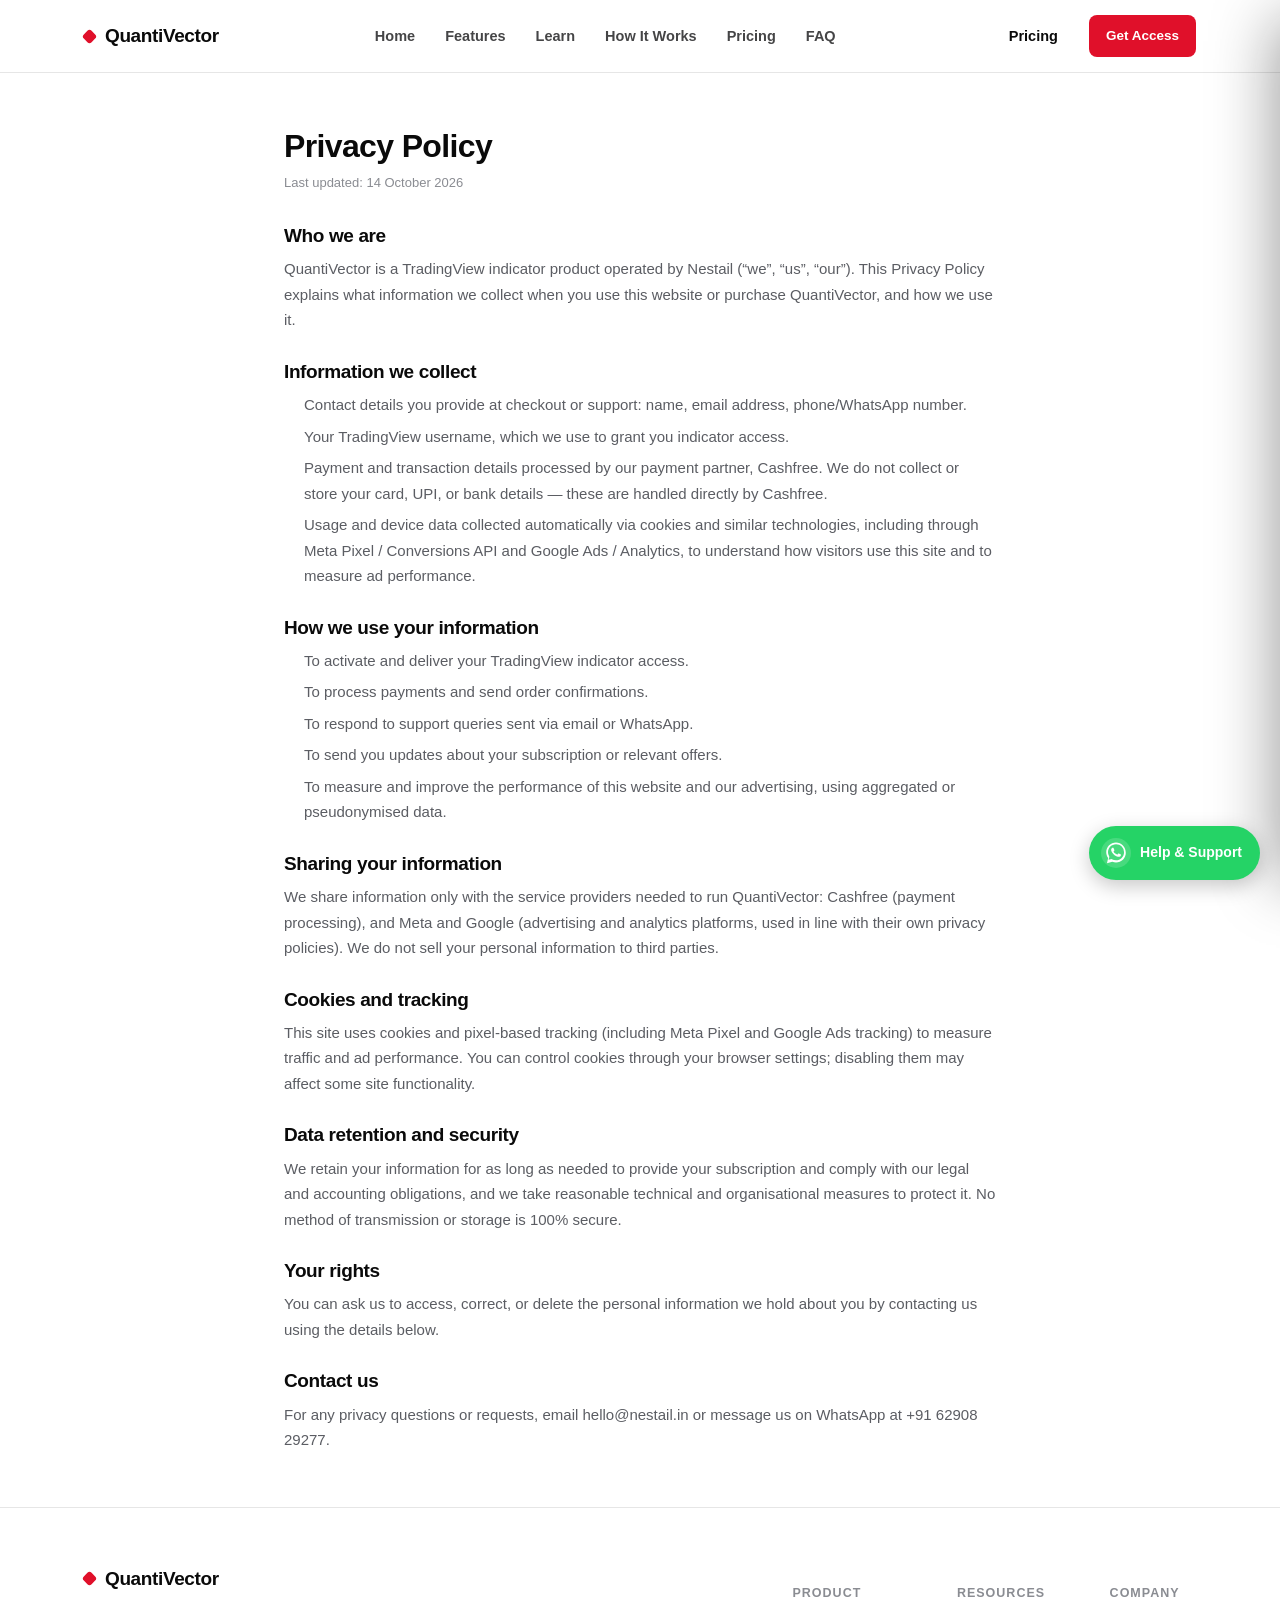
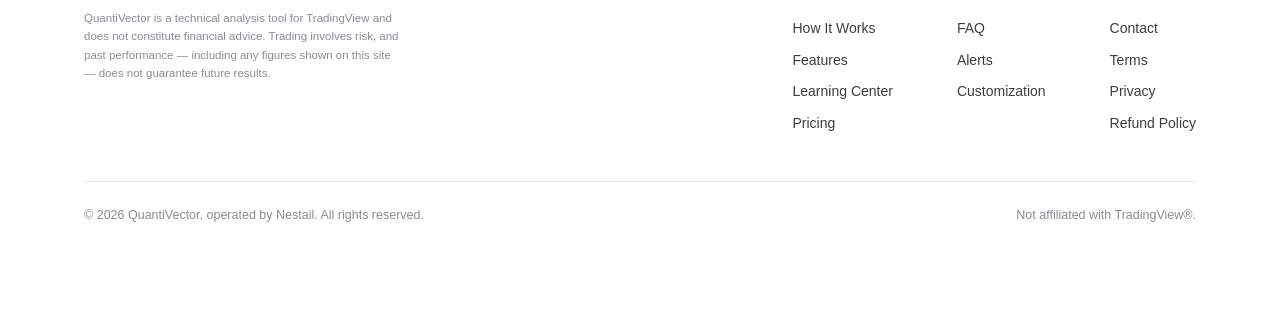
<file: privacy.html>
<!DOCTYPE html>
<html lang="en">
<head>
<meta charset="UTF-8">
<meta name="viewport" content="width=device-width, initial-scale=1.0">

<!-- Google tag (gtag.js) -->
<script async src="https://www.googletagmanager.com/gtag/js?id=G-Q3YGLEC0SH"></script>
<script>
  window.dataLayer = window.dataLayer || [];
  function gtag(){dataLayer.push(arguments);}
  gtag('js', new Date());
  gtag('config', 'G-Q3YGLEC0SH');
</script>
<!-- Meta Pixel Code -->
<script>
!function(f,b,e,v,n,t,s)
{if(f.fbq)return;n=f.fbq=function(){n.callMethod?
n.callMethod.apply(n,arguments):n.queue.push(arguments)};
if(!f._fbq)f._fbq=n;n.push=n;n.loaded=!0;n.version='2.0';
n.queue=[];t=b.createElement(e);t.async=!0;
t.src=v;s=b.getElementsByTagName(e)[0];
s.parentNode.insertBefore(t,s)}(window, document,'script',
'https://connect.facebook.net/en_US/fbevents.js');
fbq('init', '1778656280052738');
fbq('track', 'PageView');
</script>
<noscript><img height="1" width="1" style="display:none"
src="https://www.facebook.com/tr?id=1778656280052738&ev=PageView&noscript=1"
/></noscript>
<!-- End Meta Pixel Code -->
<title>Privacy Policy — QuantiVector</title>
<meta name="description" content="Privacy Policy for QuantiVector, a TradingView indicator operated by Nestail: what data we collect, how it's used, and how to contact us about it.">
<link rel="stylesheet" href="style.css">
</head>
<body>

<!-- ============ NAV ============ -->
<input type="checkbox" id="nav-toggle" class="nav-toggle-input">
<header class="nav">
  <div class="wrap">
    <a href="index.html" class="brand"><span class="dot"></span> QuantiVector</a>
    <nav class="navlinks">
      <a href="index.html">Home</a>
      <a href="features.html">Features</a>
      <a href="docs.html">Learn</a>
      <a href="index.html#how-it-works">How It Works</a>
      <a href="index.html#pricing">Pricing</a>
      <a href="index.html#faq">FAQ</a>
    </nav>
    <div class="nav-cta">
      <a href="index.html#pricing" class="btn btn-ghost-nav">Pricing</a>
      <a href="index.html#pricing" class="btn btn-red btn-sm">Get Access</a>
    </div>
    <label for="nav-toggle" class="nav-toggle-btn" aria-label="Open menu"><span></span><span></span><span></span></label>
  </div>
</header>
<label for="nav-toggle" class="mobile-backdrop" aria-hidden="true"></label>
<div class="mobile-panel">
  <div class="mp-head">
    <span class="brand"><span class="dot"></span> QuantiVector</span>
    <label for="nav-toggle" class="mp-close" aria-label="Close menu">
      <svg width="16" height="16" viewBox="0 0 24 24" fill="none"><path d="M5 5l14 14M19 5L5 19" stroke="currentColor" stroke-width="2.2" stroke-linecap="round"/></svg>
    </label>
  </div>
  <div class="mp-links">
    <a href="index.html">Home</a>
    <a href="features.html">Features</a>
    <a href="docs.html">Learn</a>
    <a href="index.html#how-it-works">How It Works</a>
    <a href="index.html#pricing">Pricing</a>
    <a href="index.html#faq">FAQ</a>
    <a href="index.html#pricing" class="btn btn-red btn-block">Get Access</a>
  </div>
</div>

<section class="wrap" style="max-width:760px;padding:56px 24px 40px;">
  <h1 style="font-size:32px;font-weight:800;margin-bottom:8px;">Privacy Policy</h1>
  <p style="font-size:13px;color:var(--muted-2);margin-bottom:32px;">Last updated: 14 October 2026</p>
  <div style="font-size:15px;line-height:1.7;color:var(--muted);">
<h2 style="font-size:19px;font-weight:800;color:#0a0a0a;margin:28px 0 10px;">Who we are</h2><p style="margin-bottom:14px;">QuantiVector is a TradingView indicator product operated by Nestail (“we”, “us”, “our”). This Privacy Policy explains what information we collect when you use this website or purchase QuantiVector, and how we use it.</p><h2 style="font-size:19px;font-weight:800;color:#0a0a0a;margin:28px 0 10px;">Information we collect</h2><ul style="margin:0 0 14px 20px;padding:0;"><li style="margin-bottom:6px;">Contact details you provide at checkout or support: name, email address, phone/WhatsApp number.</li><li style="margin-bottom:6px;">Your TradingView username, which we use to grant you indicator access.</li><li style="margin-bottom:6px;">Payment and transaction details processed by our payment partner, Cashfree. We do not collect or store your card, UPI, or bank details — these are handled directly by Cashfree.</li><li style="margin-bottom:6px;">Usage and device data collected automatically via cookies and similar technologies, including through Meta Pixel / Conversions API and Google Ads / Analytics, to understand how visitors use this site and to measure ad performance.</li></ul><h2 style="font-size:19px;font-weight:800;color:#0a0a0a;margin:28px 0 10px;">How we use your information</h2><ul style="margin:0 0 14px 20px;padding:0;"><li style="margin-bottom:6px;">To activate and deliver your TradingView indicator access.</li><li style="margin-bottom:6px;">To process payments and send order confirmations.</li><li style="margin-bottom:6px;">To respond to support queries sent via email or WhatsApp.</li><li style="margin-bottom:6px;">To send you updates about your subscription or relevant offers.</li><li style="margin-bottom:6px;">To measure and improve the performance of this website and our advertising, using aggregated or pseudonymised data.</li></ul><h2 style="font-size:19px;font-weight:800;color:#0a0a0a;margin:28px 0 10px;">Sharing your information</h2><p style="margin-bottom:14px;">We share information only with the service providers needed to run QuantiVector: Cashfree (payment processing), and Meta and Google (advertising and analytics platforms, used in line with their own privacy policies). We do not sell your personal information to third parties.</p><h2 style="font-size:19px;font-weight:800;color:#0a0a0a;margin:28px 0 10px;">Cookies and tracking</h2><p style="margin-bottom:14px;">This site uses cookies and pixel-based tracking (including Meta Pixel and Google Ads tracking) to measure traffic and ad performance. You can control cookies through your browser settings; disabling them may affect some site functionality.</p><h2 style="font-size:19px;font-weight:800;color:#0a0a0a;margin:28px 0 10px;">Data retention and security</h2><p style="margin-bottom:14px;">We retain your information for as long as needed to provide your subscription and comply with our legal and accounting obligations, and we take reasonable technical and organisational measures to protect it. No method of transmission or storage is 100% secure.</p><h2 style="font-size:19px;font-weight:800;color:#0a0a0a;margin:28px 0 10px;">Your rights</h2><p style="margin-bottom:14px;">You can ask us to access, correct, or delete the personal information we hold about you by contacting us using the details below.</p><h2 style="font-size:19px;font-weight:800;color:#0a0a0a;margin:28px 0 10px;">Contact us</h2><p style="margin-bottom:14px;">For any privacy questions or requests, email <a href="mailto:hello@nestail.in">hello@nestail.in</a> or message us on WhatsApp at <a href="https://wa.me/916290829277">+91 62908 29277</a>.</p>
  </div>
</section>

<footer>
  <div class="wrap">
    <div class="foot-top">
      <div style="max-width:320px;">
        <a href="index.html" class="brand"><span class="dot"></span> QuantiVector</a>
        <p class="foot-disc" style="margin-top:16px;">QuantiVector is a technical analysis tool for TradingView and does not constitute financial advice. Trading involves risk, and past performance — including any figures shown on this site — does not guarantee future results.</p>
      </div>
      <div class="foot-cols">
        <div class="foot-col">
          <h5>Product</h5>
          <a href="index.html#how-it-works">How It Works</a>
          <a href="features.html">Features</a>
          <a href="docs.html">Learning Center</a>
          <a href="index.html#pricing">Pricing</a>
        </div>
        <div class="foot-col">
          <h5>Resources</h5>
          <a href="index.html#faq">FAQ</a>
          <a href="features.html#alerts">Alerts</a>
          <a href="features.html#customization">Customization</a>
        </div>
        <div class="foot-col">
          <h5>Company</h5>
          <a href="mailto:hello@nestail.in">Contact</a>
          <a href="terms.html">Terms</a>
          <a href="privacy.html">Privacy</a>
          <a href="refund.html">Refund Policy</a>
        </div>
      </div>
    </div>
    <div class="foot-bottom">
      <span>© 2026 QuantiVector, operated by Nestail. All rights reserved.</span>
      <span>Not affiliated with TradingView®.</span>
    </div>
  </div>
</footer>

<!-- ===== WhatsApp Help & Support Widget ===== -->
<a href="https://wa.me/916290829277?text=I%20have%20a%20Query%20for%20QuantiVector%20Indicator" target="_blank" rel="noopener noreferrer" class="wa-support-btn" aria-label="Help &amp; Support on WhatsApp">
  <span class="wa-support-icon">
    <svg viewBox="0 0 32 32" width="26" height="26" fill="#fff" aria-hidden="true"><path d="M16.02 3C9.37 3 3.98 8.39 3.98 15.04c0 2.65.87 5.1 2.34 7.09L4.9 28.5l6.55-1.72a11.98 11.98 0 0 0 4.57.9h.01c6.65 0 12.04-5.39 12.04-12.04C28.06 8.39 22.67 3 16.02 3zm0 21.94h-.01a9.86 9.86 0 0 1-5.02-1.38l-.36-.21-3.75.98 1-3.65-.24-.37a9.86 9.86 0 0 1-1.5-5.27c0-5.46 4.44-9.9 9.9-9.9 2.64 0 5.13 1.03 6.99 2.9a9.82 9.82 0 0 1 2.9 6.99c0 5.46-4.44 9.9-9.9 9.9zm5.42-7.42c-.3-.15-1.75-.86-2.02-.96-.27-.1-.47-.15-.66.15-.2.3-.76.96-.93 1.16-.17.2-.34.22-.64.07-.3-.15-1.26-.46-2.4-1.48-.89-.79-1.48-1.77-1.66-2.07-.17-.3-.02-.46.13-.61.14-.14.3-.34.45-.51.15-.17.2-.3.3-.5.1-.2.05-.37-.02-.52-.07-.15-.66-1.59-.9-2.18-.24-.57-.48-.5-.66-.5h-.56c-.2 0-.52.07-.79.37-.27.3-1.03 1.01-1.03 2.46 0 1.45 1.06 2.85 1.2 3.05.15.2 2.09 3.19 5.06 4.47.71.31 1.26.49 1.69.63.71.23 1.36.2 1.87.12.57-.08 1.75-.71 2-1.4.25-.68.25-1.27.17-1.4-.07-.13-.27-.2-.57-.35z"/></svg>
  </span>
  <span class="wa-support-label">Help &amp; Support</span>
</a>
<style>
.wa-support-btn{position:fixed;right:20px;bottom:20px;z-index:999;display:flex;align-items:center;gap:9px;background:#25D366;color:#fff;text-decoration:none;font-weight:700;font-size:14px;padding:12px 18px 12px 12px;border-radius:999px;box-shadow:0 6px 20px rgba(0,0,0,.22);animation:waPulse 2.4s ease-in-out infinite;}
.wa-support-btn:hover{transform:translateY(-2px);box-shadow:0 8px 24px rgba(0,0,0,.28);}
.wa-support-icon{display:flex;align-items:center;justify-content:center;width:30px;height:30px;background:rgba(255,255,255,.16);border-radius:50%;flex-shrink:0;}
@keyframes waPulse{0%,100%{box-shadow:0 6px 20px rgba(37,211,102,.35)}50%{box-shadow:0 6px 20px rgba(37,211,102,.7)}}
@media (max-width:480px){.wa-support-label{display:none}.wa-support-btn{padding:12px;border-radius:50%;}}
</style>
</body>
</html>
</file>
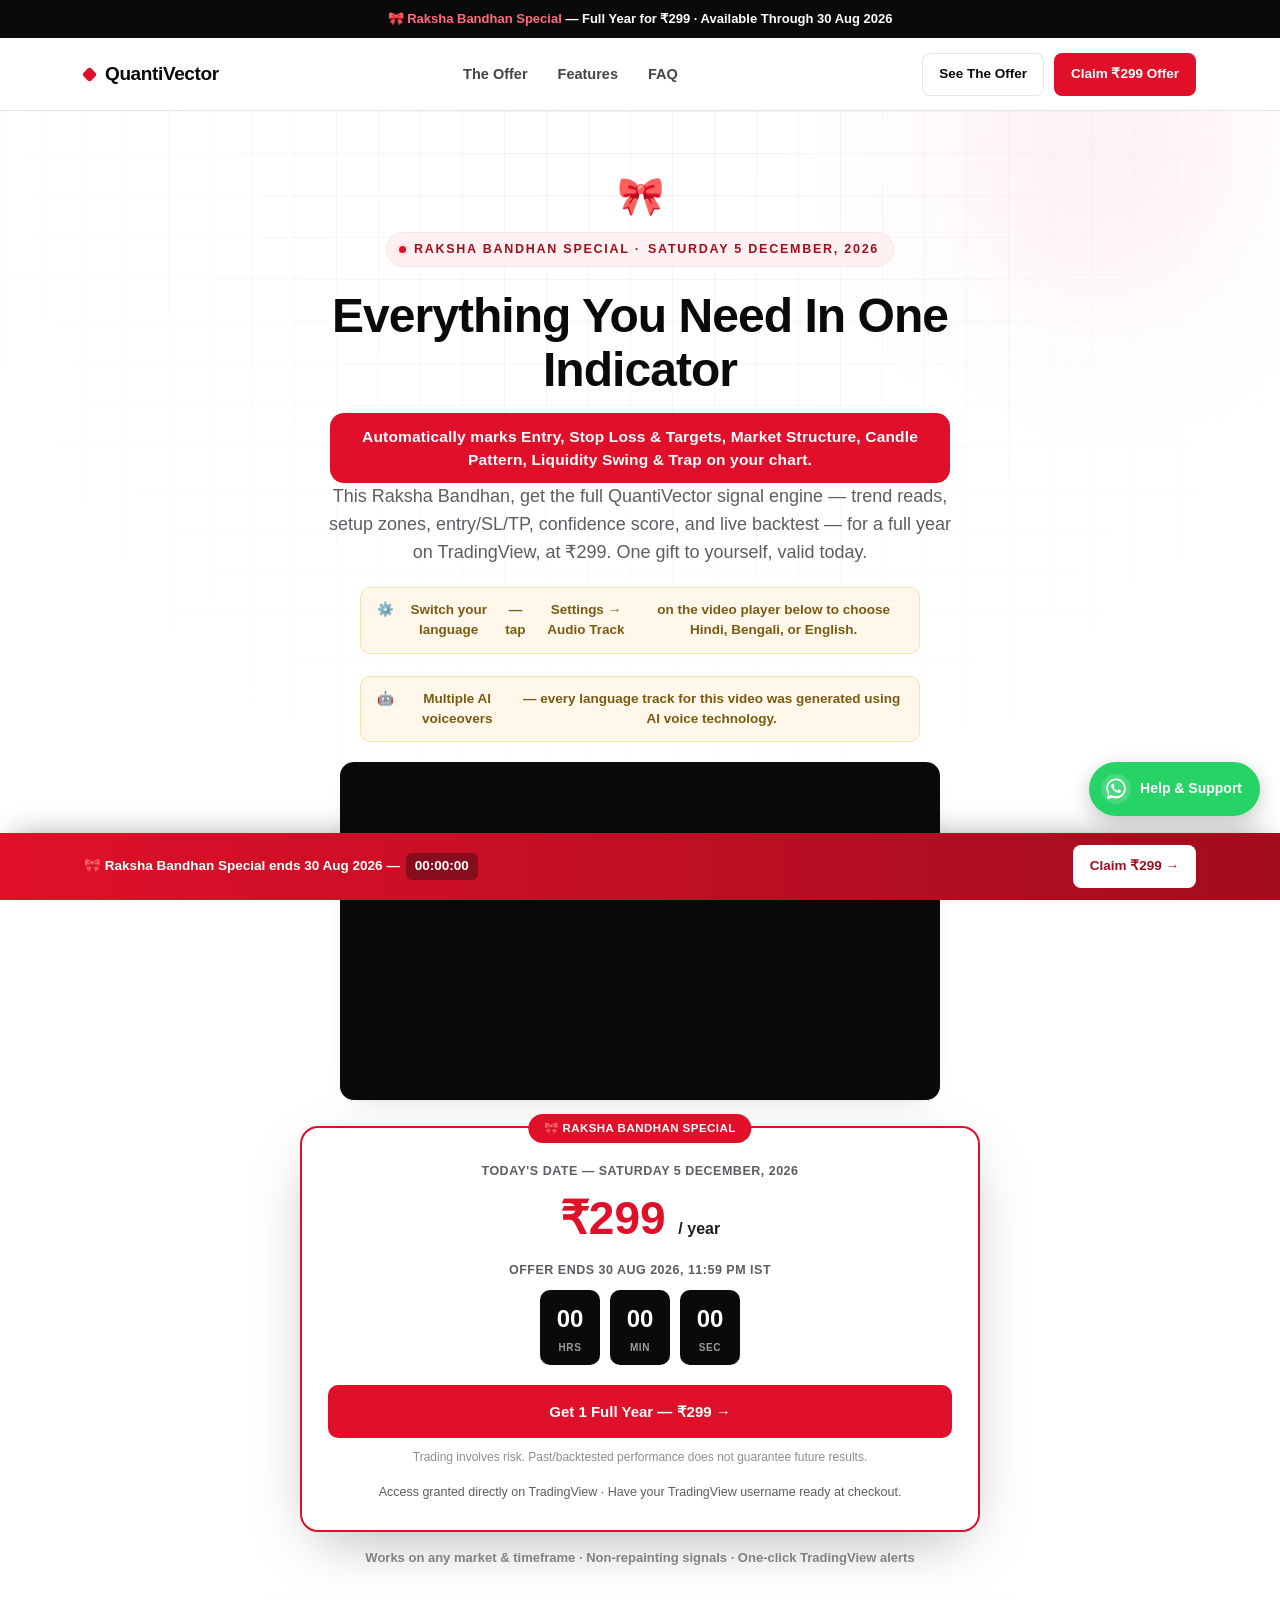
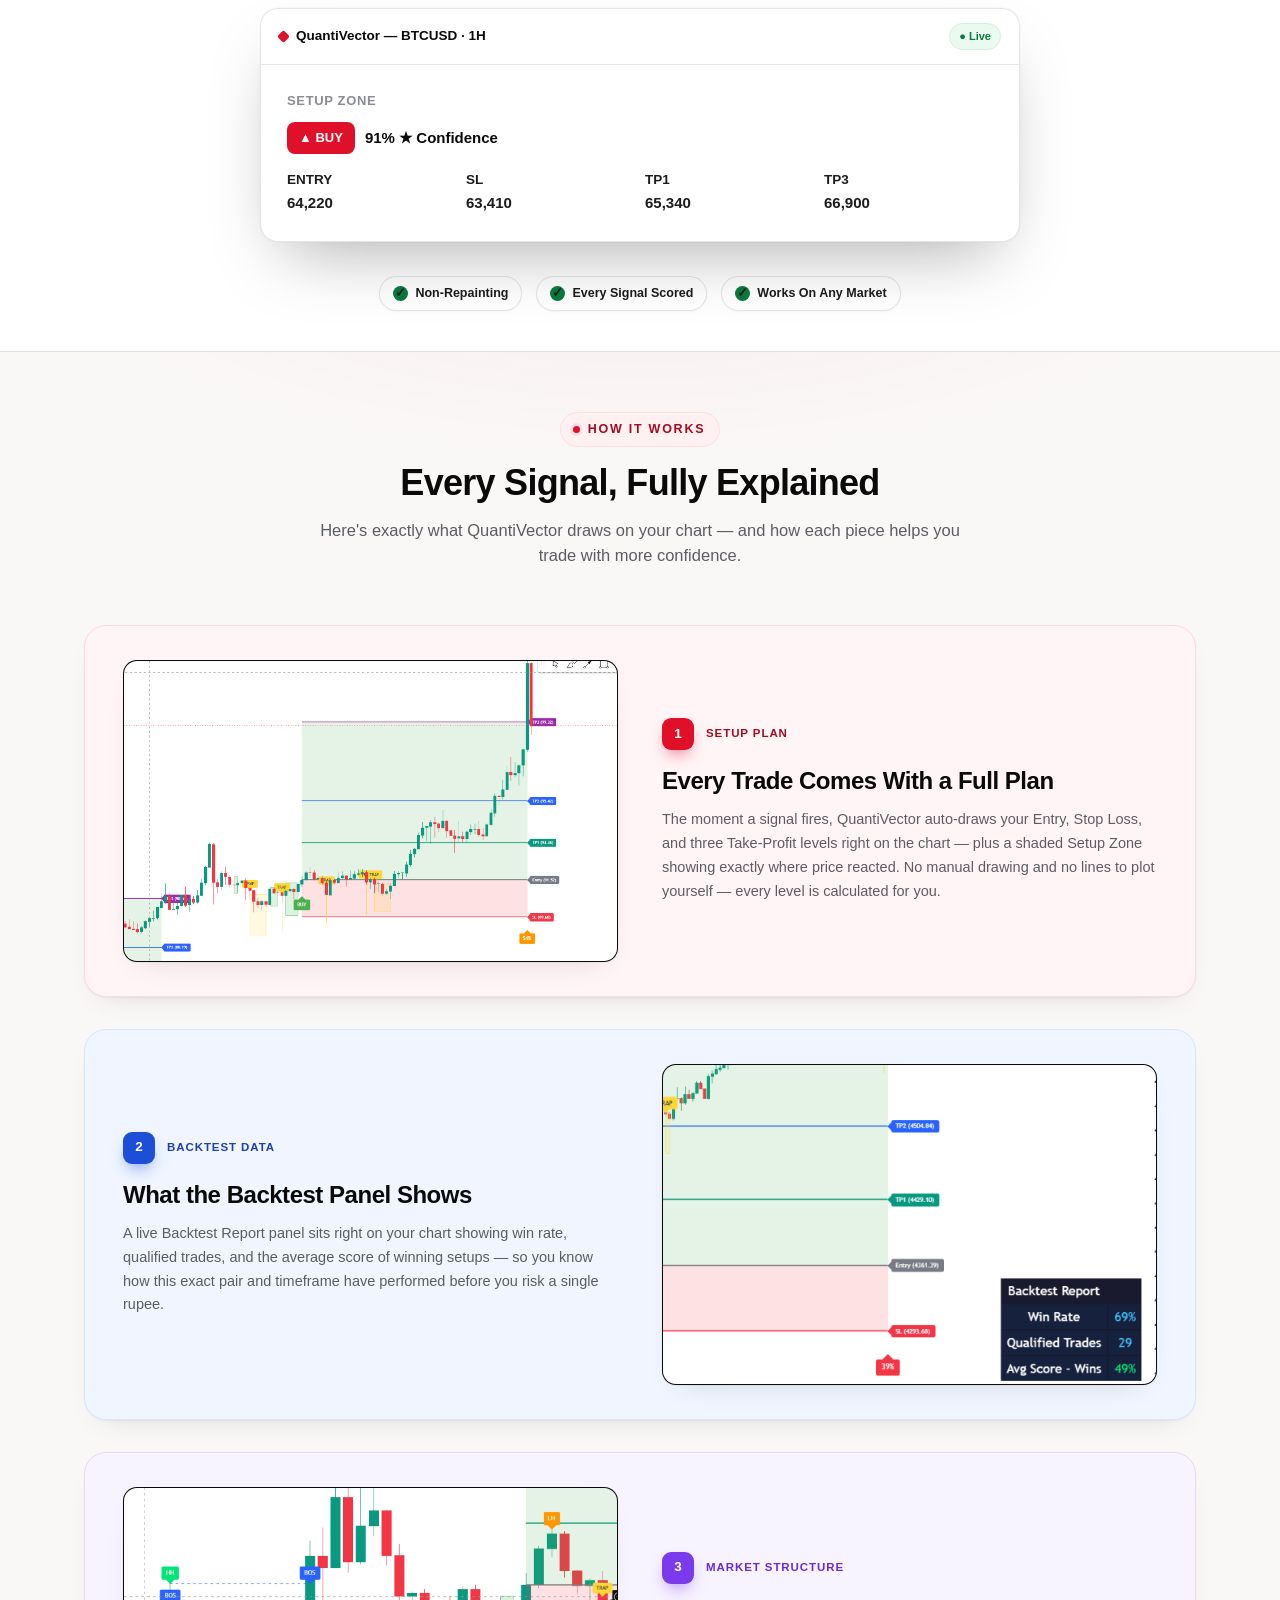
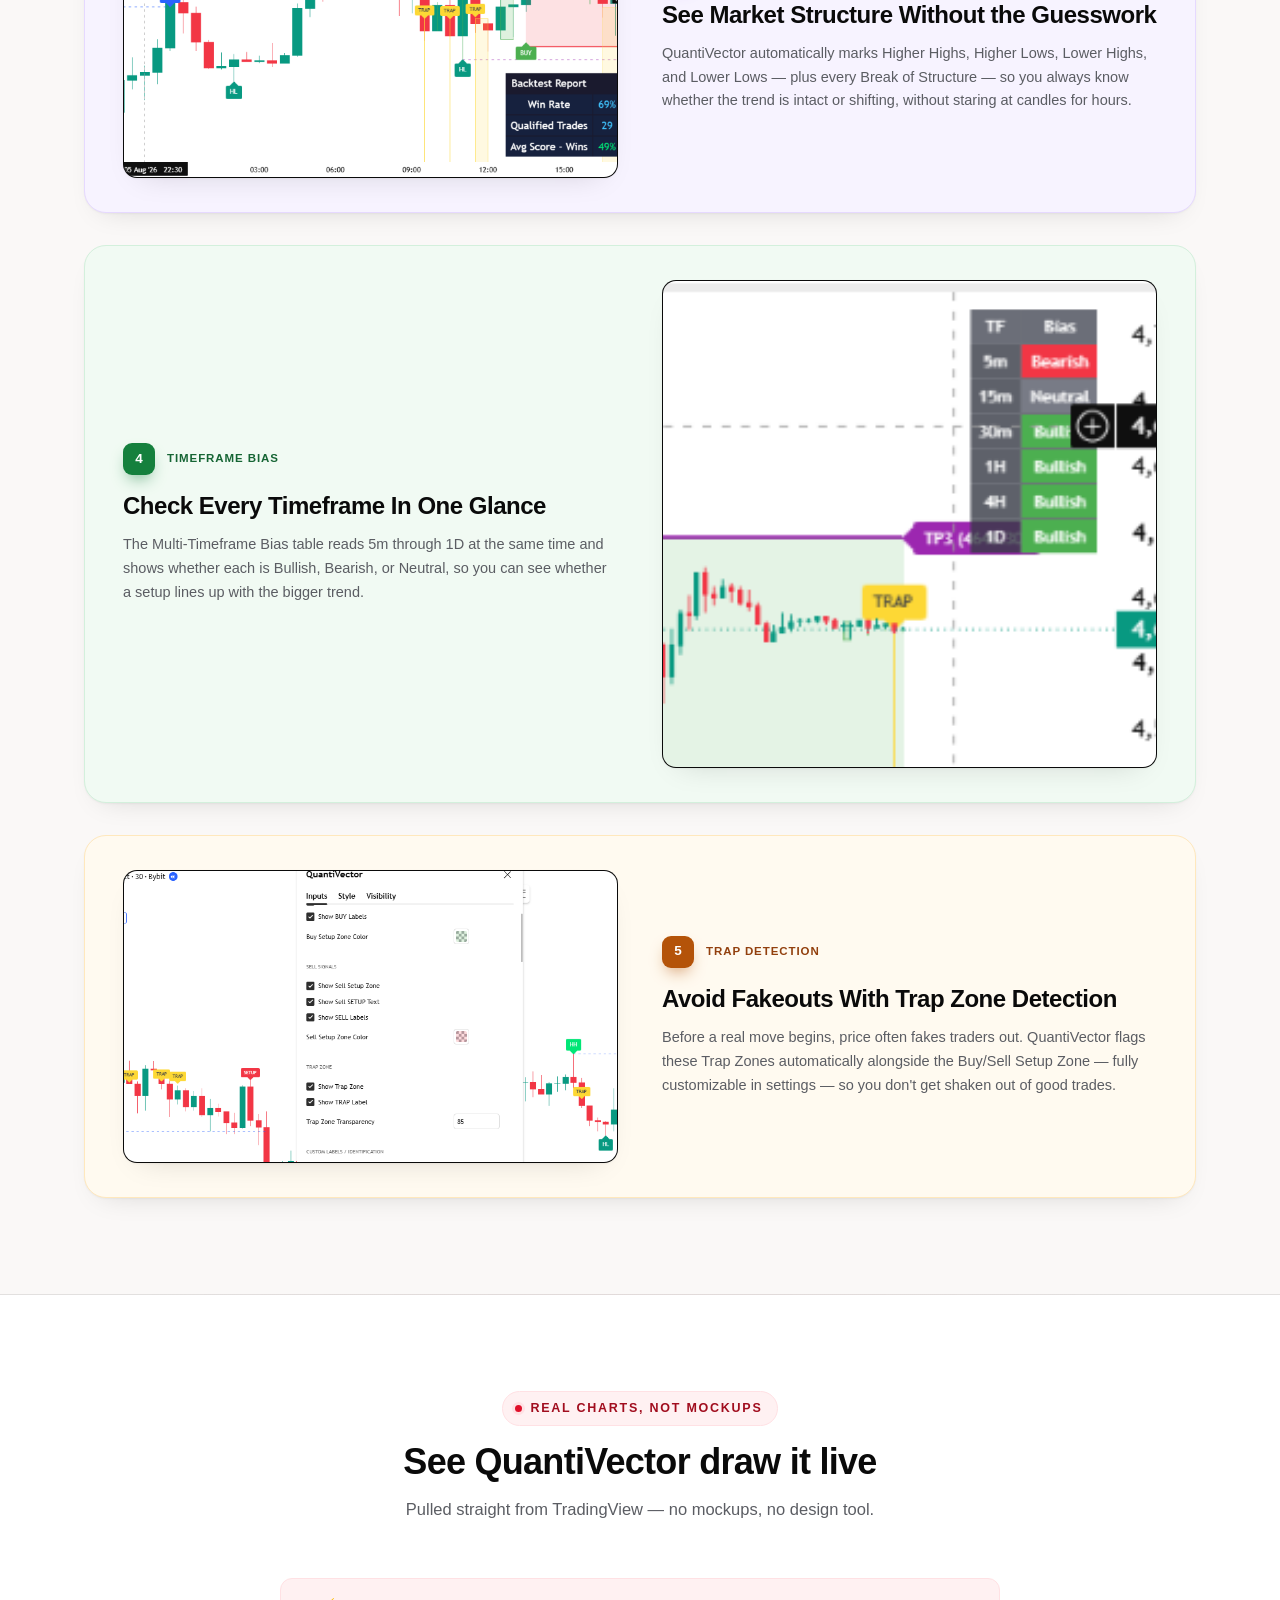
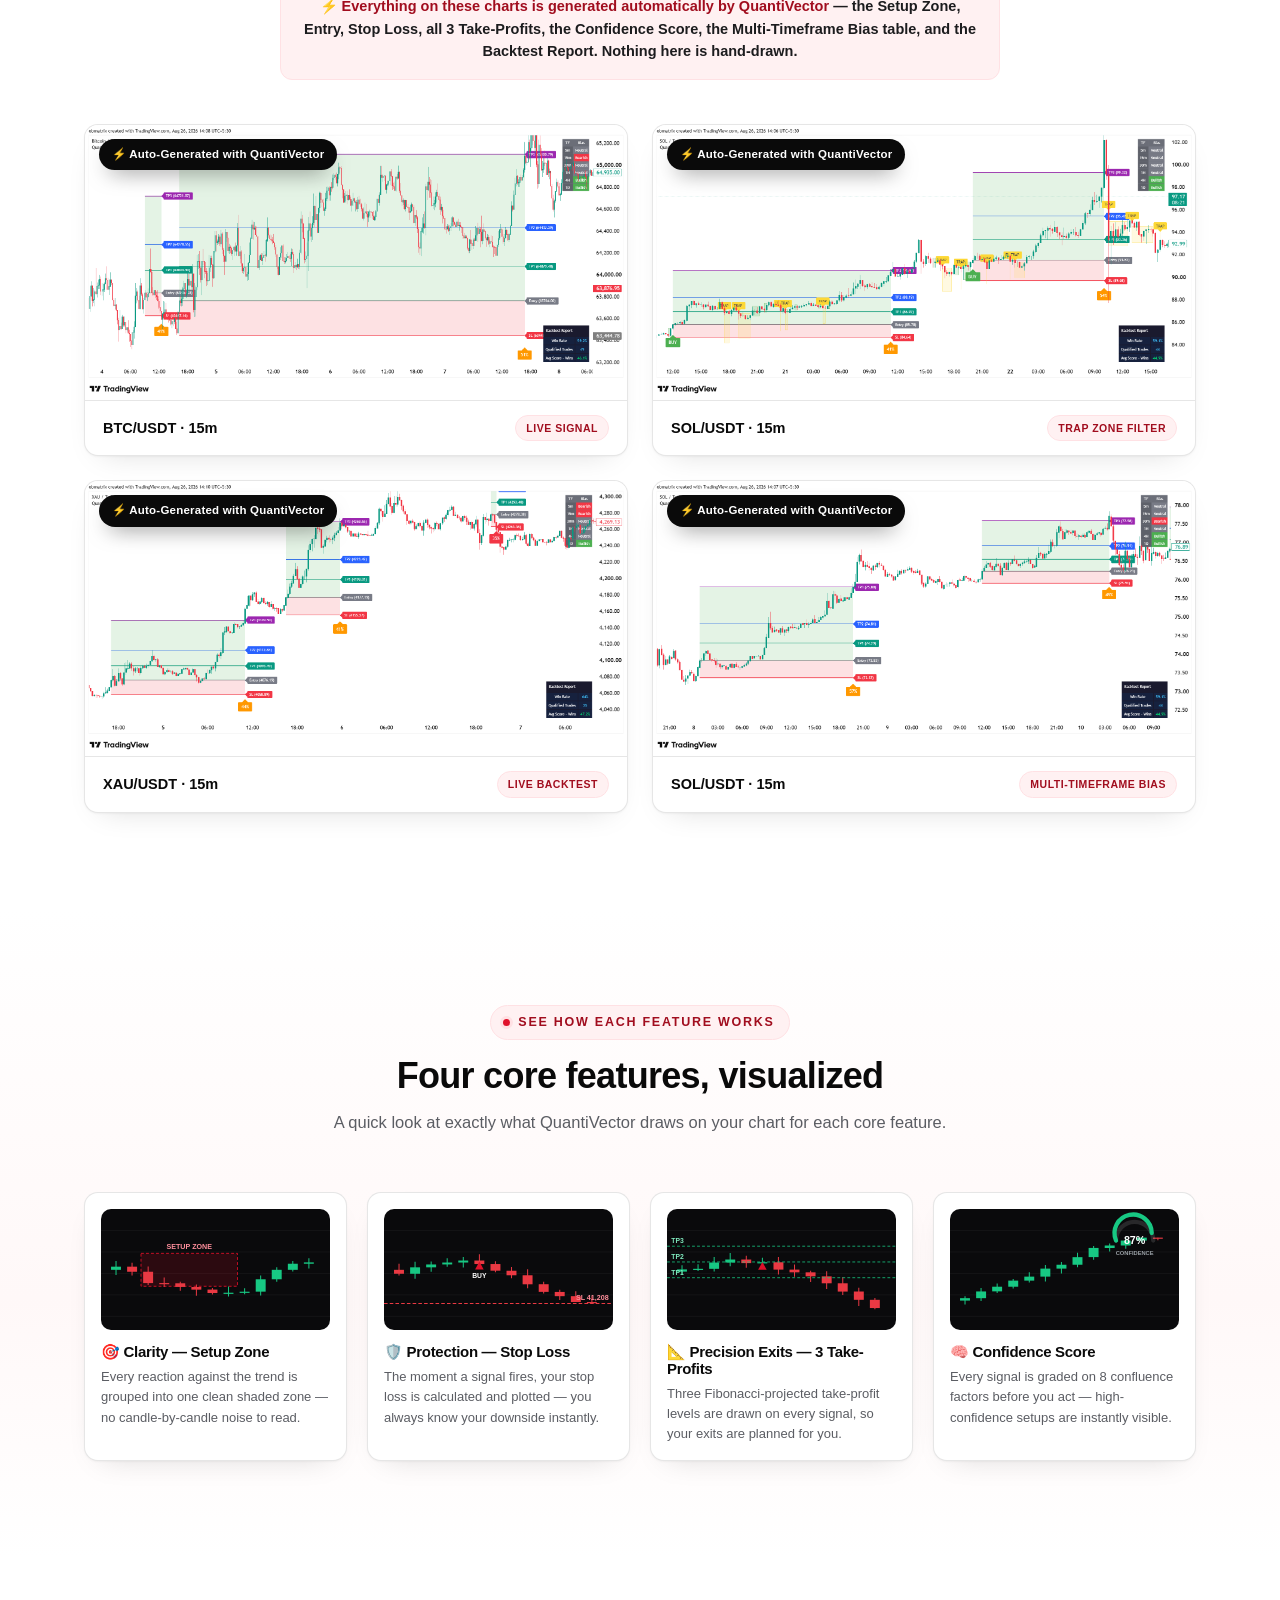
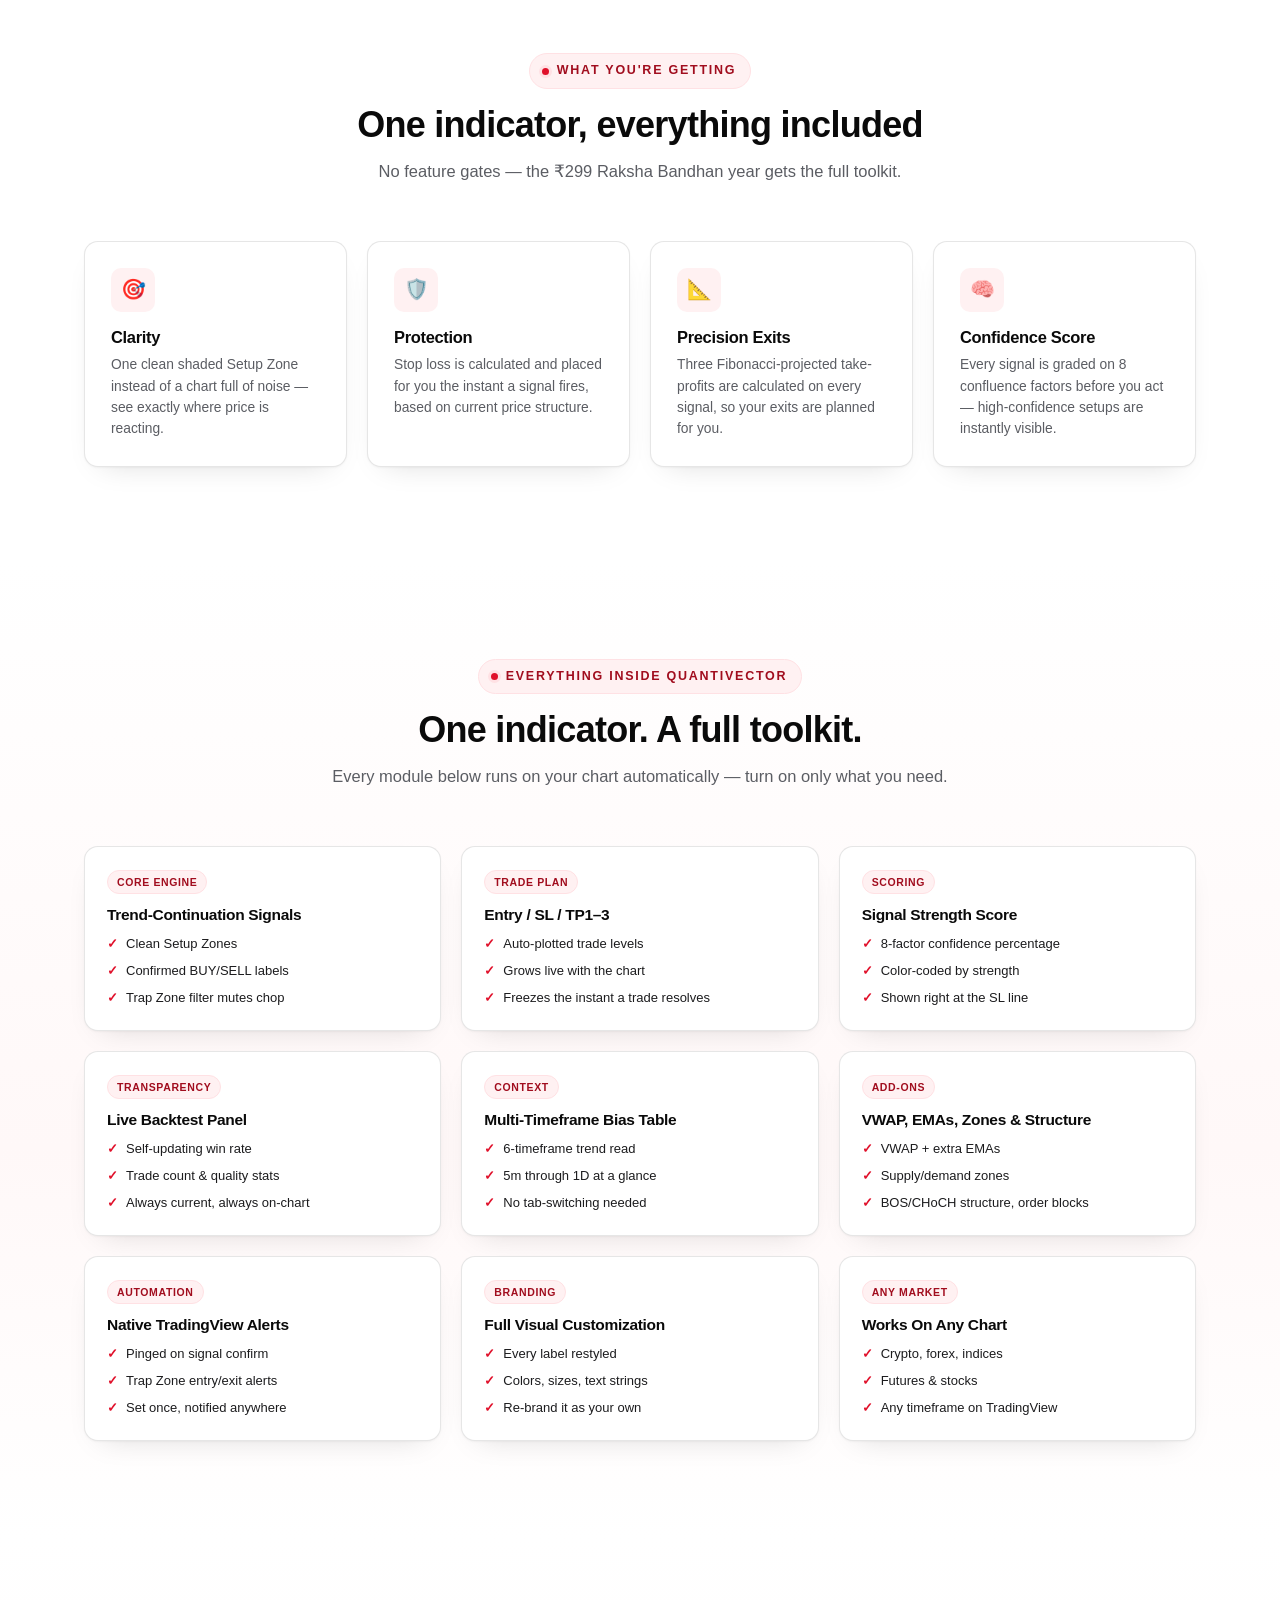
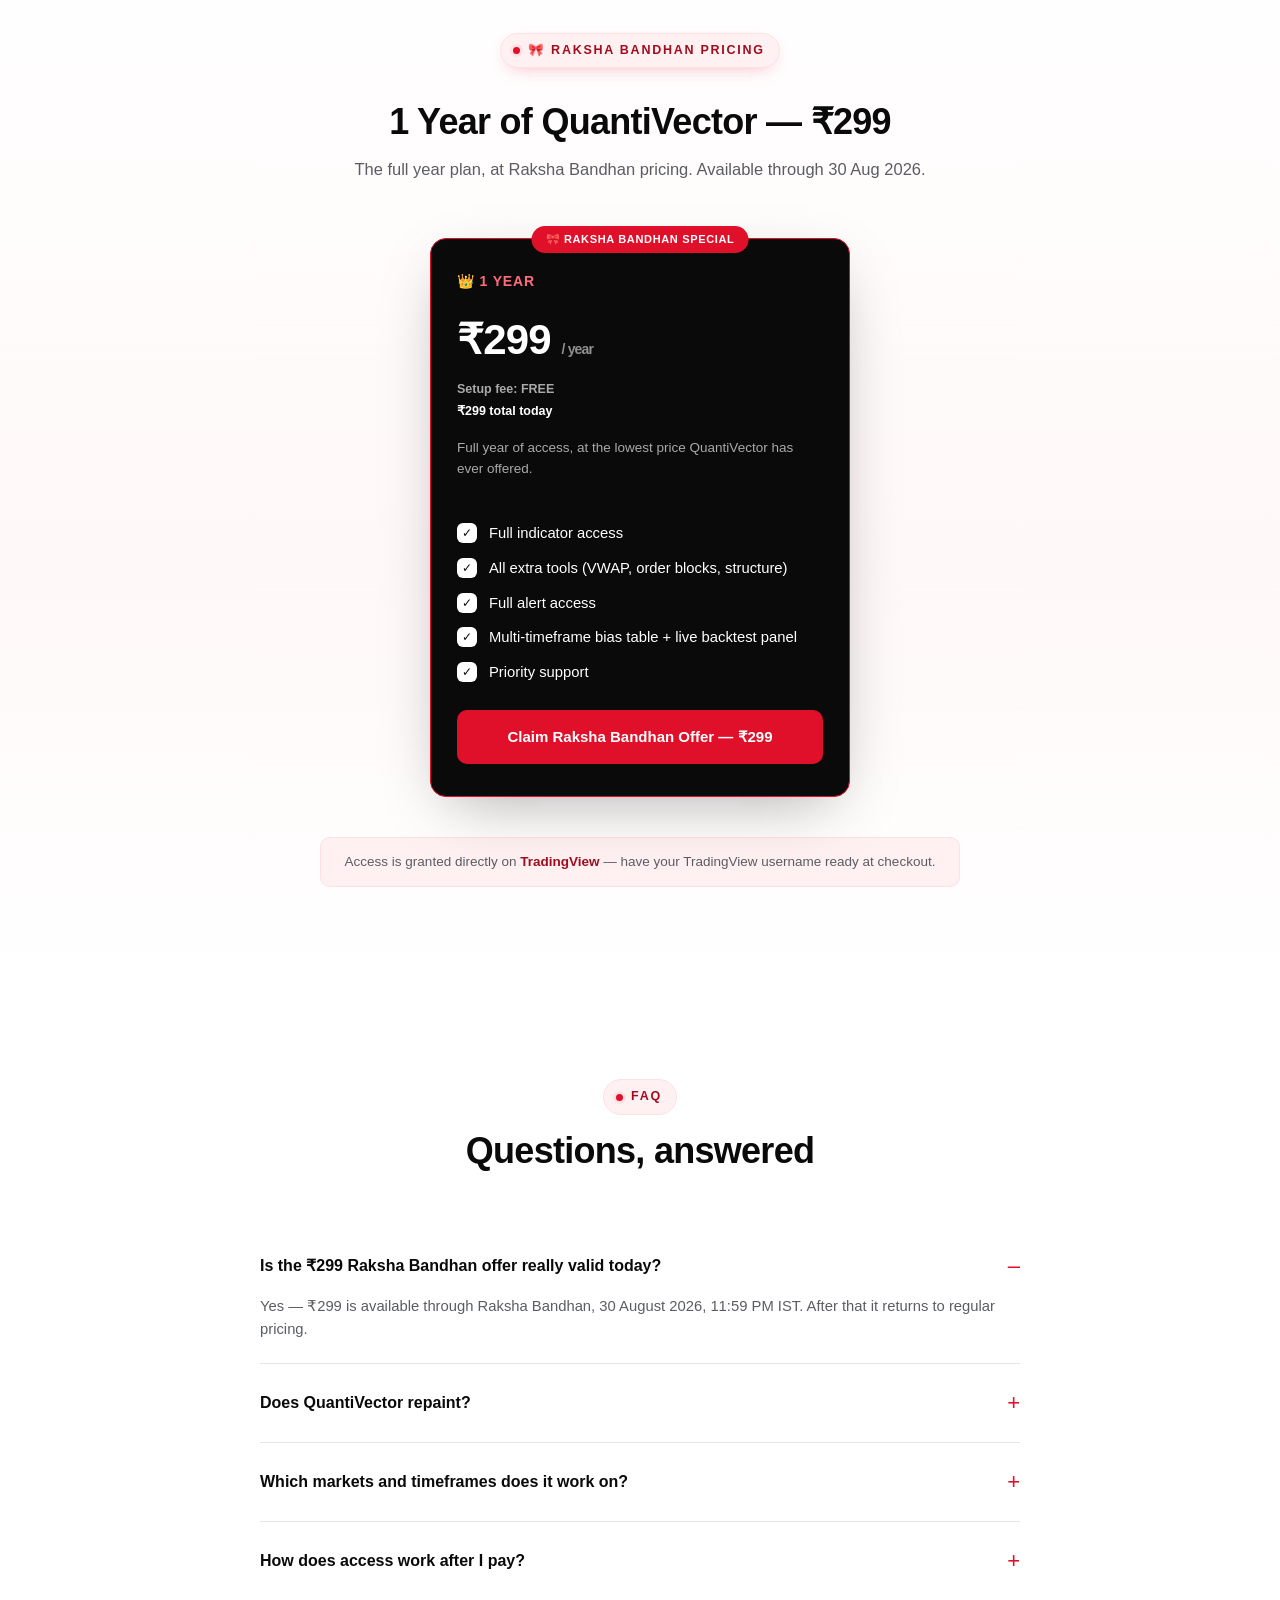
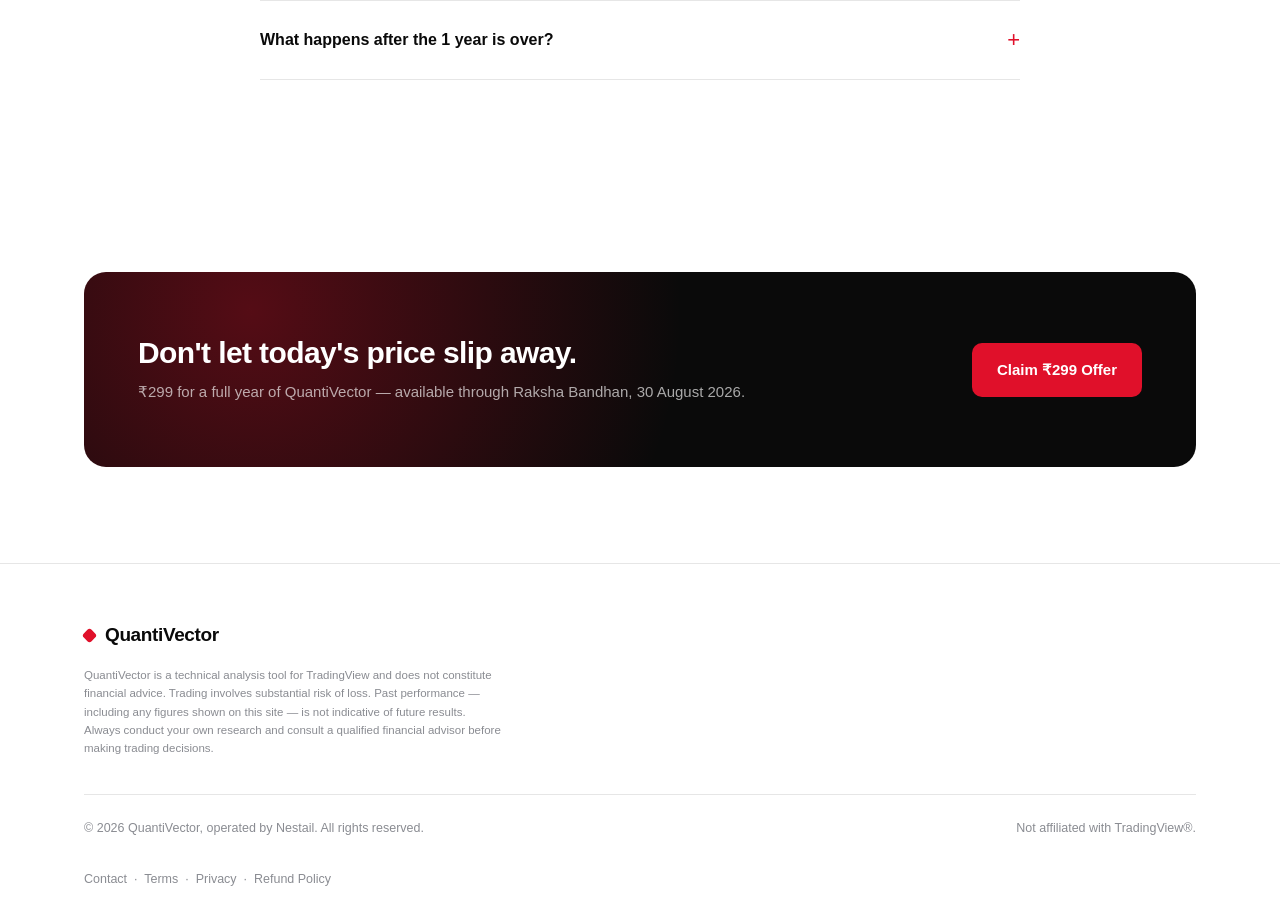
<file: raksha-bandhan.html>
<!DOCTYPE html>
<html lang="en">
<head>
<meta charset="UTF-8">
<meta name="viewport" content="width=device-width, initial-scale=1.0">

<!-- Google tag (gtag.js) -->
<script async src="https://www.googletagmanager.com/gtag/js?id=G-Q3YGLEC0SH"></script>
<script>
  window.dataLayer = window.dataLayer || [];
  function gtag(){dataLayer.push(arguments);}
  gtag('js', new Date());
  gtag('config', 'G-Q3YGLEC0SH', {
'linker': { 'domains': ['nestail.in'] }
});
gtag('config', 'AW-18301009302', {
'linker': { 'domains': ['nestail.in'] }
});
</script>

<script>
  gtag('event', 'conversion', {'send_to': 'AW-18301009302/uLvWCOTes5QdEJb7zJE'});
</script>
<!-- Meta Pixel Code -->
<script>
!function(f,b,e,v,n,t,s)
{if(f.fbq)return;n=f.fbq=function(){n.callMethod?
n.callMethod.apply(n,arguments):n.queue.push(arguments)};
if(!f._fbq)f._fbq=n;n.push=n;n.loaded=!0;n.version='2.0';
n.queue=[];t=b.createElement(e);t.async=!0;
t.src=v;s=b.getElementsByTagName(e)[0];
s.parentNode.insertBefore(t,s)}(window, document,'script',
'https://connect.facebook.net/en_US/fbevents.js');
fbq('init', '1778656280052738');
fbq('track', 'PageView');
</script>
<noscript><img height="1" width="1" style="display:none"
src="https://www.facebook.com/tr?id=1778656280052738&ev=PageView&noscript=1"
/></noscript>
<!-- End Meta Pixel Code -->
<title>Raksha Bandhan Special — QuantiVector | ₹299 for 1 Full Year</title>
<meta name="description" content="This Raksha Bandhan, get QuantiVector — the TradingView BUY/SELL signal indicator — for a full year at ₹299. Available through Raksha Bandhan, 30 August 2026.">
<link rel="stylesheet" href="style.css">
<style>
/* ===== Raksha Bandhan offer page — everything else reuses style.css ===== */
body{padding-bottom:0;}
.top-bar{background:#0a0a0a;color:#fff;text-align:center;font-size:13px;font-weight:700;padding:9px 16px;}
.top-bar b{color:#ff6b7d;}
.sales-nav .navlinks{display:flex;}
.sales-nav .nav-cta{gap:10px;}
.sticky-top-group{position:sticky;top:0;z-index:60;}
.sticky-top-group .nav{position:static;}
@media(max-width:960px){
  .sales-nav .navlinks{display:none;}
  .sales-nav .nav-cta{display:flex;}
  .sales-nav .nav-cta .btn-outline{display:none;}
  .sales-nav .nav-cta .btn-red{padding:9px 14px;font-size:12.5px;}
}
@media(max-width:380px){
  .sales-nav .brand{font-size:15px;}
  .sales-nav .nav-cta .btn-red{padding:8px 11px;font-size:11.5px;}
}
.hero-h1{font-size:48px;margin-top:22px;}
.hero-sub{max-width:640px;margin-left:auto;margin-right:auto;font-size:18px;}
.rakhi-icon{font-size:38px;display:block;margin-bottom:6px;}
.info-callout{
display:flex;align-items:flex-start;gap:10px;max-width:560px;margin:22px auto 0;
background:#fff8ea;border:1px solid #f5e2b3;color:#7a5a12;font-size:13.5px;font-weight:600;
padding:12px 16px;border-radius:10px;line-height:1.5;
}
.badge-strip{display:flex;justify-content:center;gap:14px;flex-wrap:wrap;margin-top:34px;}
.badge-strip .hero-badge{background:#fff;}
.hero{padding-bottom:40px;}

/* How It Works — highlighted section + themed card rows */
#how-it-works{
  background:radial-gradient(1100px 500px at 50% -8%, rgba(224,16,42,.07), transparent 62%), #faf8f7;
  border-top:1px solid var(--line);border-bottom:1px solid var(--line);
}
.showcase-list{display:flex;flex-direction:column;gap:32px;}
.showcase-row{
  display:flex;align-items:center;gap:44px;
  background:var(--accent-tint, #fff);border:1px solid var(--accent-tint-2, var(--line));
  border-radius:22px;padding:34px 38px;box-shadow:var(--shadow-card);position:relative;overflow:hidden;
}
.showcase-row.reverse{flex-direction:row-reverse;}
.showcase-media{flex:1 1 50%;min-width:0;}
.showcase-media img{width:100%;height:auto;display:block;border-radius:var(--radius);box-shadow:var(--shadow-card);border:1px solid var(--line);background:#0a0a0a;}
.showcase-text{flex:1 1 50%;min-width:0;}
.showcase-num{display:inline-flex;align-items:center;justify-content:center;width:32px;height:32px;border-radius:9px;background:var(--accent, var(--red));color:#fff;font-weight:900;font-size:13.5px;box-shadow:0 8px 18px -8px var(--accent, var(--red));}
.showcase-kicker{display:inline-block;margin:0 0 12px;font-size:11.5px;font-weight:800;letter-spacing:.08em;text-transform:uppercase;color:var(--accent-dark, var(--red-dark));}
.showcase-text .showcase-top{display:flex;align-items:center;gap:12px;margin-bottom:16px;}
.showcase-text .showcase-top .showcase-kicker{margin:0;}
.showcase-text h3{font-size:24px;line-height:1.25;margin-bottom:12px;}
.showcase-text p{font-size:14.5px;color:var(--muted);line-height:1.65;}

/* Offer callout card */
.rb-offer-card{
max-width:680px;margin:32px auto 0;background:#fff;border:2px solid var(--red);border-radius:18px;
padding:28px 26px;text-align:center;box-shadow:var(--shadow-pop);position:relative;
}
.rb-offer-card .info-callout{max-width:100%;text-align:left;margin:12px 0 0;}
.video-frame{position:relative;width:100%;max-width:600px;aspect-ratio:16/9;border-radius:14px;overflow:hidden;box-shadow:var(--shadow-card);border:1px solid var(--line);background:#0a0a0a;margin:20px auto 0;}
.video-frame iframe{position:absolute;inset:0;width:100%;height:100%;border:0;}
.rb-offer-badge{position:absolute;top:-14px;left:50%;transform:translateX(-50%);background:var(--red);color:#fff;font-size:11.5px;font-weight:800;letter-spacing:.04em;text-transform:uppercase;padding:6px 16px;border-radius:999px;white-space:nowrap;}
.rb-offer-date{font-size:12.5px;font-weight:700;color:var(--muted);text-transform:uppercase;letter-spacing:.04em;margin-top:6px;}
.rb-offer-price-row{display:flex;align-items:baseline;justify-content:center;gap:10px;margin-top:14px;}
.rb-offer-old{font-size:19px;color:var(--muted-2);text-decoration:line-through;font-weight:700;}
.rb-offer-now{font-size:46px;font-weight:900;color:var(--red);line-height:1;}
.rb-offer-now small{font-size:16px;font-weight:700;color:var(--ink-soft);}
.rb-offer-save{display:inline-block;margin-top:10px;background:var(--red-tint);border:1px solid var(--red-tint-2);color:var(--red-dark);font-size:12.5px;font-weight:800;padding:5px 14px;border-radius:999px;}
.rb-timer-label{margin-top:20px;font-size:12.5px;font-weight:700;color:var(--muted);text-transform:uppercase;letter-spacing:.04em;}
.rb-timer{display:flex;justify-content:center;gap:10px;margin-top:10px;}
.rb-tbox{background:var(--ink);color:#fff;border-radius:10px;padding:10px 14px;min-width:60px;}
.rb-tval{display:block;font-size:24px;font-weight:900;font-variant-numeric:tabular-nums;}
.rb-tlabel{display:block;font-size:10px;font-weight:700;letter-spacing:.06em;color:rgba(255,255,255,.6);margin-top:2px;}
.rb-offer-note{margin-top:16px;font-size:12.5px;color:var(--muted);}
.rb-offer-card .btn{margin-top:20px;width:100%;}

.value-grid{display:grid;grid-template-columns:repeat(4,1fr);gap:20px;}
.value-card{background:#fff;border:1px solid var(--line);border-radius:var(--radius);padding:26px;box-shadow:var(--shadow-card);}
.value-card .ic{width:44px;height:44px;border-radius:10px;background:var(--red-tint);color:var(--red);display:flex;align-items:center;justify-content:center;font-size:20px;margin-bottom:16px;}
.value-card h3{font-size:16.5px;margin-bottom:8px;}
.value-card p{font-size:13.8px;}

.pricing-grid-single{max-width:420px;margin:0 auto;}
.trust-note{max-width:640px;margin:40px auto 0;text-align:center;font-size:13.5px;color:var(--muted);background:var(--red-tint);border:1px solid var(--red-tint-2);padding:14px 18px;border-radius:10px;}
.trust-note b{color:var(--red-dark);}


.f-list .chk{color:#fff;font-size:12px;line-height:1;}
.plan.pop .f-list .chk{color:var(--ink);}

/* Hero live-setup chart-card visual */
.setup-grid{display:grid;grid-template-columns:repeat(4,1fr);gap:10px;font-size:13.5px;font-weight:700;color:var(--ink-soft);}

/* Feature demo cards (illustrated mini charts, one per core feature) */
.demo-grid{display:grid;grid-template-columns:repeat(4,1fr);gap:20px;}
.demo-card{background:#fff;border:1px solid var(--line);border-radius:var(--radius);padding:16px;box-shadow:var(--shadow-card);}
.demo-card svg{width:100%;height:auto;display:block;border-radius:10px;margin-bottom:14px;}
.demo-card h4{font-size:15px;margin-bottom:6px;}
.demo-card p{font-size:13px;color:var(--muted);}

/* Everything Inside QuantiVector — module grid */
.module-grid{display:grid;grid-template-columns:repeat(3,1fr);gap:20px;}
.module-card{background:#fff;border:1px solid var(--line);border-radius:var(--radius);padding:22px;box-shadow:var(--shadow-card);}
.module-card .mod-tag{font-size:10.5px;font-weight:800;letter-spacing:.06em;text-transform:uppercase;color:var(--red-dark);background:var(--red-tint);border:1px solid var(--red-tint-2);display:inline-block;padding:3px 9px;border-radius:999px;margin-bottom:12px;}
.module-card h4{font-size:15.5px;margin-bottom:10px;}
.module-card ul{display:flex;flex-direction:column;gap:7px;}
.module-card li{font-size:13px;color:var(--ink-soft);display:flex;gap:8px;align-items:flex-start;}
.module-card li::before{content:"✓";color:var(--red);font-weight:900;flex:none;}

/* ---------- Responsive ---------- */
@media(max-width:960px){
  .hero-h1{font-size:36px;}
}
@media(max-width:800px){
  .value-grid{grid-template-columns:repeat(2,1fr);}
  .module-grid{grid-template-columns:repeat(2,1fr);}
  .demo-grid{grid-template-columns:repeat(2,1fr);}
  .showcase-row, .showcase-row.reverse{flex-direction:column;gap:22px;padding:26px 22px;}
  .showcase-list{gap:26px;}
  .showcase-text h3{font-size:21px;}
}
@media(max-width:600px){
  .hero-h1{font-size:28px;}
  .hero-sub{font-size:15px;}
  .value-grid{grid-template-columns:1fr;}
  .module-grid{grid-template-columns:1fr;}
  .demo-grid{grid-template-columns:1fr;}
  .setup-grid{grid-template-columns:repeat(2,1fr);gap:12px 10px;}
  .info-callout{font-size:12.5px;}
  .rb-offer-now{font-size:38px;}
  .rb-offer-card{padding:24px 18px;}
  .rb-tbox{min-width:52px;padding:8px 10px;}
  .rb-tval{font-size:20px;}
}
@media(max-width:400px){
  .hero-h1{font-size:24px;}
}
</style>
</head>
<body>

<!-- ============ TOP BAR + NAV (sticky, always visible) ============ -->
<div class="sticky-top-group">
<div class="top-bar">🎀 <b>Raksha Bandhan Special</b> — Full Year for ₹299 · Available Through 30 Aug 2026</div>

<header class="nav sales-nav">
<div class="wrap">
<a href="index.html" class="brand"><span class="dot"></span> QuantiVector</a>
<nav class="navlinks">
<a href="#offer">The Offer</a>
<a href="#features">Features</a>
<a href="#faq">FAQ</a>
</nav>
<div class="nav-cta">
<a href="#offer" class="btn btn-outline btn-sm">See The Offer</a>
<a href="#offer" class="btn btn-red btn-sm">Claim ₹299 Offer</a>
</div>
</div>
</header>
</div>

<!-- ============ HERO ============ -->
<section class="hero" style="padding-top:56px;">
<div class="hero-blob hero-blob-a"></div>
<div class="hero-blob hero-blob-b"></div>
<div class="wrap" style="position:relative;z-index:3;">
<div style="max-width:720px;margin:0 auto;text-align:center;">
<span class="rakhi-icon">🎀</span>
<span class="eyebrow">Raksha Bandhan Special · <span class="js-today-date">Today</span></span>
<h1 class="hero-h1">Everything You Need In One Indicator</h1>
      <div style="margin:16px auto 0;text-align:center;">
        <span style="display:inline-block;background:var(--red);color:#fff;font-weight:700;font-size:15.5px;letter-spacing:.01em;line-height:1.5;padding:12px 22px;border-radius:14px;max-width:620px;">Automatically marks Entry, Stop Loss &amp; Targets, Market Structure, Candle Pattern, Liquidity Swing &amp; Trap on your chart.</span>
      </div>
<p class="sub hero-sub">This Raksha Bandhan, get the full QuantiVector signal engine — trend reads, setup zones, entry/SL/TP, confidence score, and live backtest — for a full year on TradingView, at ₹299. One gift to yourself, valid today.</p>

<div class="info-callout" style="margin-top:20px;">⚙️ <b>Switch your language</b> — tap <b>Settings → Audio Track</b> on the video player below to choose Hindi, Bengali, or English.</div>
<div class="info-callout">🤖 <b>Multiple AI voiceovers</b> — every language track for this video was generated using AI voice technology.</div>

<div class="video-frame">
<iframe src="https://www.youtube.com/embed/LdYkQ3BCM5Y" title="QuantiVector — TradingView Indicator Walkthrough" loading="lazy" allow="accelerometer; autoplay; clipboard-write; encrypted-media; gyroscope; picture-in-picture; web-share" allowfullscreen></iframe>
</div>

<!-- ============ OFFER CARD + COUNTDOWN ============ -->
<div id="offer" class="rb-offer-card" style="margin-top:26px;">
<span class="rb-offer-badge">🎀 Raksha Bandhan Special</span>
<div class="rb-offer-date">Today's Date — <span class="js-today-date">Today</span></div>

<div class="rb-offer-price-row">

<span class="rb-offer-now">₹299 <small>/ year</small></span>
</div>
<div class="rb-timer-label">Offer Ends 30 Aug 2026, 11:59 PM IST</div>
<div class="rb-timer" id="rb-timer-top">
<div class="rb-tbox"><span class="rb-tval" id="t-hrs">00</span><span class="rb-tlabel">HRS</span></div>
<div class="rb-tbox"><span class="rb-tval" id="t-min">00</span><span class="rb-tlabel">MIN</span></div>
<div class="rb-tbox"><span class="rb-tval" id="t-sec">00</span><span class="rb-tlabel">SEC</span></div>
</div>
<a href="https://nestail.in/checkout.php?product=qunty-vector-raksha-bandhan-special-299-for-1-year" class="btn btn-red">Get 1 Full Year — ₹299 →</a><p style="font-size:12px;color:#8a8d93;margin-top:10px;">Trading involves risk. Past/backtested performance does not guarantee future results.</p>
<div class="rb-offer-note">Access granted directly on TradingView · Have your TradingView username ready at checkout.</div>
</div>

<p class="hero-micro">Works on any market &amp; timeframe · Non-repainting signals · One-click TradingView alerts</p>
</div>

<!-- ============ LIVE SETUP VISUAL ============ -->
<div class="hero-visual" style="max-width:760px;margin:40px auto 0;">
<div class="chart-card">
<div class="cc-head">
<span class="cc-title"><span class="dotx"></span> QuantiVector — BTCUSD · 1H</span>
<span class="cc-badge">● Live</span>
</div>
<div class="cc-inner" style="padding:26px;">
<div style="font-size:13px;font-weight:800;color:var(--muted-2);text-transform:uppercase;letter-spacing:.05em;margin-bottom:10px;">Setup Zone</div>
<div style="display:flex;align-items:center;gap:10px;margin-bottom:16px;">
<span style="background:var(--red);color:#fff;font-weight:900;font-size:13px;padding:6px 12px;border-radius:8px;">▲ BUY</span>
<span style="font-weight:900;font-size:15px;">91% ★ Confidence</span>
</div>
<div class="setup-grid">
<div>ENTRY<br><b style="font-size:15px;">64,220</b></div>
<div>SL<br><b style="font-size:15px;">63,410</b></div>
<div>TP1<br><b style="font-size:15px;">65,340</b></div>
<div>TP3<br><b style="font-size:15px;">66,900</b></div>
</div>
</div>
</div>
</div>

<div class="badge-strip">
<span class="hero-badge"><span class="dotcheck">✓</span> Non-Repainting</span>
<span class="hero-badge"><span class="dotcheck">✓</span> Every Signal Scored</span>
<span class="hero-badge"><span class="dotcheck">✓</span> Works On Any Market</span>
</div>
</div>
</section>

<!-- ============ HOW IT WORKS (alternating image/text showcase) ============ -->
<section id="how-it-works" style="padding-top:60px;">
<div class="wrap">
<div class="section-head">
<span class="eyebrow">How It Works</span>
<h2>Every Signal, Fully Explained</h2>
<p>Here's exactly what QuantiVector draws on your chart — and how each piece helps you trade with more confidence.</p>
</div>
<div class="showcase-list">

<div class="showcase-row" style="--accent:#e0102a;--accent-dark:#a10d1e;--accent-tint:#fff5f6;--accent-tint-2:#ffd9df;">
<div class="showcase-media"><img src="images/qv%201.PNG" alt="QuantiVector automated BUY signal with Entry, Stop Loss, and three Take-Profit levels" loading="lazy"></div>
<div class="showcase-text">
<div class="showcase-top"><span class="showcase-num">1</span><span class="showcase-kicker">Setup Plan</span></div>
<h3>Every Trade Comes With a Full Plan</h3>
<p>The moment a signal fires, QuantiVector auto-draws your Entry, Stop Loss, and three Take-Profit levels right on the chart — plus a shaded Setup Zone showing exactly where price reacted. No manual drawing and no lines to plot yourself — every level is calculated for you.</p>
</div>
</div>

<div class="showcase-row reverse" style="--accent:#1d4ed8;--accent-dark:#1e40af;--accent-tint:#f0f5ff;--accent-tint-2:#d7e6ff;">
<div class="showcase-media"><img src="images/backtest%20report%20panel.PNG" alt="QuantiVector live backtest report panel showing win rate, qualified trades, and average score" loading="lazy"></div>
<div class="showcase-text">
<div class="showcase-top"><span class="showcase-num">2</span><span class="showcase-kicker">Backtest Data</span></div>
<h3>What the Backtest Panel Shows</h3>
<p>A live Backtest Report panel sits right on your chart showing win rate, qualified trades, and the average score of winning setups — so you know how this exact pair and timeframe have performed before you risk a single rupee.</p>
</div>
</div>

<div class="showcase-row" style="--accent:#7c3aed;--accent-dark:#6d28d9;--accent-tint:#f7f3ff;--accent-tint-2:#e6d9ff;">
<div class="showcase-media"><img src="images/bos.PNG" alt="QuantiVector automated market structure showing HH, HL, LH, LL and break of structure" loading="lazy"></div>
<div class="showcase-text">
<div class="showcase-top"><span class="showcase-num">3</span><span class="showcase-kicker">Market Structure</span></div>
<h3>See Market Structure Without the Guesswork</h3>
<p>QuantiVector automatically marks Higher Highs, Higher Lows, Lower Highs, and Lower Lows — plus every Break of Structure — so you always know whether the trend is intact or shifting, without staring at candles for hours.</p>
</div>
</div>

<div class="showcase-row reverse" style="--accent:#15803d;--accent-dark:#166534;--accent-tint:#f1faf3;--accent-tint-2:#d3f0dc;">
<div class="showcase-media"><img src="images/htf%20bias%20panel.PNG" alt="QuantiVector multi-timeframe bias table showing bullish, bearish, and neutral trend across timeframes" loading="lazy"></div>
<div class="showcase-text">
<div class="showcase-top"><span class="showcase-num">4</span><span class="showcase-kicker">Timeframe Bias</span></div>
<h3>Check Every Timeframe In One Glance</h3>
<p>The Multi-Timeframe Bias table reads 5m through 1D at the same time and shows whether each is Bullish, Bearish, or Neutral, so you can see whether a setup lines up with the bigger trend.</p>
</div>
</div>

<div class="showcase-row" style="--accent:#b45309;--accent-dark:#92400e;--accent-tint:#fffaf0;--accent-tint-2:#ffe8bd;">
<div class="showcase-media"><img src="images/trap%20and%20setup.PNG" alt="QuantiVector trap zone and setup zone detection with customizable settings" loading="lazy"></div>
<div class="showcase-text">
<div class="showcase-top"><span class="showcase-num">5</span><span class="showcase-kicker">Trap Detection</span></div>
<h3>Avoid Fakeouts With Trap Zone Detection</h3>
<p>Before a real move begins, price often fakes traders out. QuantiVector flags these Trap Zones automatically alongside the Buy/Sell Setup Zone — fully customizable in settings — so you don't get shaken out of good trades.</p>
</div>
</div>

</div>
</div>
</section>

<!-- ============ REAL CHART PROOF GALLERY ============ -->
<section id="real-charts">
<div class="wrap">
<div class="section-head">
<span class="eyebrow">Real Charts, Not Mockups</span>
<h2>See QuantiVector draw it live</h2>
<p>Pulled straight from TradingView — no mockups, no design tool.</p>
</div>
<div class="proof-disclaimer">⚡ <b>Everything on these charts is generated automatically by QuantiVector</b> — the Setup Zone, Entry, Stop Loss, all 3 Take-Profits, the Confidence Score, the Multi-Timeframe Bias table, and the Backtest Report. Nothing here is hand-drawn.</div>
<div class="proof-gallery">
<div class="proof-card">
<span class="proof-badge">⚡ Auto-Generated with QuantiVector</span>
<img src="BTCUSDT_2026-08-26_14-08-37.png" alt="QuantiVector auto-plotted BUY signal on BTC/USDT 15m chart" loading="lazy">
<div class="proof-caption"><span class="sym">BTC/USDT · 15m</span><span class="tag">Live Signal</span></div>
</div>
<div class="proof-card">
<span class="proof-badge">⚡ Auto-Generated with QuantiVector</span>
<img src="SOLUSDT_2026-08-26_14-06-40.png" alt="QuantiVector auto-plotted BUY signal with Trap Zone detection on SOL/USDT 15m chart" loading="lazy">
<div class="proof-caption"><span class="sym">SOL/USDT · 15m</span><span class="tag">Trap Zone Filter</span></div>
</div>
<div class="proof-card">
<span class="proof-badge">⚡ Auto-Generated with QuantiVector</span>
<img src="XAUUSDT.P_2026-08-26_14-10-10.png" alt="QuantiVector auto-plotted signal with live backtest report on XAU Gold 15m chart" loading="lazy">
<div class="proof-caption"><span class="sym">XAU/USDT · 15m</span><span class="tag">Live Backtest</span></div>
</div>
<div class="proof-card">
<span class="proof-badge">⚡ Auto-Generated with QuantiVector</span>
<img src="SOLUSDT_2026-08-26_14-07-34.png" alt="QuantiVector auto-plotted multiple signals on SOL/USDT 15m chart" loading="lazy">
<div class="proof-caption"><span class="sym">SOL/USDT · 15m</span><span class="tag">Multi-Timeframe Bias</span></div>
</div>
</div>
</div>
</section>

<!-- ============ FEATURE DEMOS (illustrated per-feature mini charts) ============ -->
<section id="feature-demos" class="band-tint">
<div class="wrap">
<div class="section-head">
<span class="eyebrow">See How Each Feature Works</span>
<h2>Four core features, visualized</h2>
<p>A quick look at exactly what QuantiVector draws on your chart for each core feature.</p>
</div>
<div class="demo-grid">
<div class="demo-card">
<svg viewBox="0 0 320 170" xmlns="http://www.w3.org/2000/svg" role="img" aria-label="Setup Zone demo chart">
<rect x="0" y="0" width="320" height="170" fill="#0a0a0c"/>
<line x1="0" y1="30" x2="320" y2="30" stroke="rgba(255,255,255,0.06)" stroke-width="1"/>
<line x1="0" y1="60" x2="320" y2="60" stroke="rgba(255,255,255,0.06)" stroke-width="1"/>
<line x1="0" y1="90" x2="320" y2="90" stroke="rgba(255,255,255,0.06)" stroke-width="1"/>
<line x1="0" y1="120" x2="320" y2="120" stroke="rgba(255,255,255,0.06)" stroke-width="1"/>
<line x1="0" y1="150" x2="320" y2="150" stroke="rgba(255,255,255,0.06)" stroke-width="1"/>
<rect x="55.9" y="62" width="134.8" height="46" fill="rgba(224,16,42,0.16)" stroke="#e0102a" stroke-width="1.2" stroke-dasharray="4 3"/>
<line x1="21.0" y1="72.7" x2="21.0" y2="92.3" stroke="#17c883" stroke-width="1.4"/>
<rect x="14.0" y="80.6" width="13.9" height="4.4" fill="#17c883"/>
<line x1="43.4" y1="75.1" x2="43.4" y2="92.8" stroke="#ea3943" stroke-width="1.4"/>
<rect x="36.5" y="80.6" width="13.9" height="7.1" fill="#ea3943"/>
<line x1="65.9" y1="80.2" x2="65.9" y2="106.1" stroke="#ea3943" stroke-width="1.4"/>
<rect x="58.9" y="87.7" width="13.9" height="15.8" fill="#ea3943"/>
<line x1="88.3" y1="95.6" x2="88.3" y2="108.9" stroke="#ea3943" stroke-width="1.4"/>
<rect x="81.4" y="103.5" width="13.9" height="1.6" fill="#ea3943"/>
<line x1="110.8" y1="101.8" x2="110.8" y2="114.1" stroke="#ea3943" stroke-width="1.4"/>
<rect x="103.8" y="103.8" width="13.9" height="5.1" fill="#ea3943"/>
<line x1="133.3" y1="105.4" x2="133.3" y2="121.3" stroke="#ea3943" stroke-width="1.4"/>
<rect x="126.3" y="109.0" width="13.9" height="3.7" fill="#ea3943"/>
<line x1="155.7" y1="110.4" x2="155.7" y2="119.6" stroke="#ea3943" stroke-width="1.4"/>
<rect x="148.8" y="112.6" width="13.9" height="4.8" fill="#ea3943"/>
<line x1="178.2" y1="108.4" x2="178.2" y2="122.1" stroke="#17c883" stroke-width="1.4"/>
<rect x="171.2" y="117.0" width="13.9" height="1.6" fill="#17c883"/>
<line x1="200.7" y1="110.6" x2="200.7" y2="119.2" stroke="#17c883" stroke-width="1.4"/>
<rect x="193.7" y="115.6" width="13.9" height="1.6" fill="#17c883"/>
<line x1="223.1" y1="93.1" x2="223.1" y2="121.0" stroke="#17c883" stroke-width="1.4"/>
<rect x="216.2" y="98.2" width="13.9" height="17.3" fill="#17c883"/>
<line x1="245.6" y1="81.4" x2="245.6" y2="101.7" stroke="#17c883" stroke-width="1.4"/>
<rect x="238.6" y="85.0" width="13.9" height="13.2" fill="#17c883"/>
<line x1="268.0" y1="72.5" x2="268.0" y2="87.2" stroke="#17c883" stroke-width="1.4"/>
<rect x="261.1" y="76.5" width="13.9" height="8.5" fill="#17c883"/>
<line x1="290.5" y1="68.7" x2="290.5" y2="83.0" stroke="#17c883" stroke-width="1.4"/>
<rect x="283.5" y="74.6" width="13.9" height="1.9" fill="#17c883"/>
<text x="123.3" y="56" fill="#ff8f9c" font-size="10" font-weight="700" text-anchor="middle" font-family="Arial,Helvetica,sans-serif">SETUP ZONE</text>
</svg>
<h4>🎯 Clarity — Setup Zone</h4>
<p>Every reaction against the trend is grouped into one clean shaded zone — no candle-by-candle noise to read.</p>
</div>
<div class="demo-card">
<svg viewBox="0 0 320 170" xmlns="http://www.w3.org/2000/svg" role="img" aria-label="Stop Loss demo chart">
<rect x="0" y="0" width="320" height="170" fill="#0a0a0c"/>
<line x1="0" y1="30" x2="320" y2="30" stroke="rgba(255,255,255,0.06)" stroke-width="1"/>
<line x1="0" y1="60" x2="320" y2="60" stroke="rgba(255,255,255,0.06)" stroke-width="1"/>
<line x1="0" y1="90" x2="320" y2="90" stroke="rgba(255,255,255,0.06)" stroke-width="1"/>
<line x1="0" y1="120" x2="320" y2="120" stroke="rgba(255,255,255,0.06)" stroke-width="1"/>
<line x1="0" y1="150" x2="320" y2="150" stroke="rgba(255,255,255,0.06)" stroke-width="1"/>
<line x1="21.0" y1="76.4" x2="21.0" y2="92.9" stroke="#ea3943" stroke-width="1.4"/>
<rect x="14.0" y="85.0" width="13.9" height="5.5" fill="#ea3943"/>
<line x1="43.4" y1="73.6" x2="43.4" y2="97.6" stroke="#17c883" stroke-width="1.4"/>
<rect x="36.5" y="81.5" width="13.9" height="9.0" fill="#17c883"/>
<line x1="65.9" y1="73.4" x2="65.9" y2="87.7" stroke="#17c883" stroke-width="1.4"/>
<rect x="58.9" y="77.5" width="13.9" height="4.0" fill="#17c883"/>
<line x1="88.3" y1="68.7" x2="88.3" y2="80.6" stroke="#17c883" stroke-width="1.4"/>
<rect x="81.4" y="74.8" width="13.9" height="2.7" fill="#17c883"/>
<line x1="110.8" y1="67.2" x2="110.8" y2="81.9" stroke="#17c883" stroke-width="1.4"/>
<rect x="103.8" y="72.0" width="13.9" height="2.8" fill="#17c883"/>
<line x1="133.3" y1="63.3" x2="133.3" y2="82.7" stroke="#ea3943" stroke-width="1.4"/>
<rect x="126.3" y="72.0" width="13.9" height="4.9" fill="#ea3943"/>
<line x1="155.7" y1="73.0" x2="155.7" y2="88.5" stroke="#ea3943" stroke-width="1.4"/>
<rect x="148.8" y="76.9" width="13.9" height="9.3" fill="#ea3943"/>
<line x1="178.2" y1="81.0" x2="178.2" y2="96.8" stroke="#ea3943" stroke-width="1.4"/>
<rect x="171.2" y="86.3" width="13.9" height="6.3" fill="#ea3943"/>
<line x1="200.7" y1="84.3" x2="200.7" y2="110.8" stroke="#ea3943" stroke-width="1.4"/>
<rect x="193.7" y="92.6" width="13.9" height="12.6" fill="#ea3943"/>
<line x1="223.1" y1="101.5" x2="223.1" y2="118.0" stroke="#ea3943" stroke-width="1.4"/>
<rect x="216.2" y="105.1" width="13.9" height="10.7" fill="#ea3943"/>
<line x1="245.6" y1="112.9" x2="245.6" y2="127.3" stroke="#ea3943" stroke-width="1.4"/>
<rect x="238.6" y="115.9" width="13.9" height="5.9" fill="#ea3943"/>
<line x1="268.0" y1="115.0" x2="268.0" y2="130.0" stroke="#ea3943" stroke-width="1.4"/>
<rect x="261.1" y="121.8" width="13.9" height="8.2" fill="#ea3943"/>
<line x1="290.5" y1="122.4" x2="290.5" y2="130.0" stroke="#ea3943" stroke-width="1.4"/>
<rect x="283.5" y="130.0" width="13.9" height="1.6" fill="#ea3943"/>
<line x1="0" y1="132" x2="320" y2="132" stroke="#ea3943" stroke-width="1.4" stroke-dasharray="5 3"/>
<text x="314" y="127" fill="#ff8f9c" font-size="10" font-weight="700" text-anchor="end" font-family="Arial,Helvetica,sans-serif">SL 41,208</text>
<polygon points="127.3,84.4 139.3,84.4 133.3,73.4" fill="#e0102a"/>
<text x="133.3" y="96.4" fill="#fff" font-size="9.5" font-weight="800" text-anchor="middle" font-family="Arial,Helvetica,sans-serif">BUY</text>
</svg>
<h4>🛡️ Protection — Stop Loss</h4>
<p>The moment a signal fires, your stop loss is calculated and plotted — you always know your downside instantly.</p>
</div>
<div class="demo-card">
<svg viewBox="0 0 320 170" xmlns="http://www.w3.org/2000/svg" role="img" aria-label="Take profit levels demo chart">
<rect x="0" y="0" width="320" height="170" fill="#0a0a0c"/>
<line x1="0" y1="30" x2="320" y2="30" stroke="rgba(255,255,255,0.06)" stroke-width="1"/>
<line x1="0" y1="60" x2="320" y2="60" stroke="rgba(255,255,255,0.06)" stroke-width="1"/>
<line x1="0" y1="90" x2="320" y2="90" stroke="rgba(255,255,255,0.06)" stroke-width="1"/>
<line x1="0" y1="120" x2="320" y2="120" stroke="rgba(255,255,255,0.06)" stroke-width="1"/>
<line x1="0" y1="150" x2="320" y2="150" stroke="rgba(255,255,255,0.06)" stroke-width="1"/>
<line x1="21.0" y1="78.5" x2="21.0" y2="92.1" stroke="#17c883" stroke-width="1.4"/>
<rect x="14.0" y="84.4" width="13.9" height="3.1" fill="#17c883"/>
<line x1="43.4" y1="77.2" x2="43.4" y2="86.8" stroke="#17c883" stroke-width="1.4"/>
<rect x="36.5" y="83.6" width="13.9" height="1.6" fill="#17c883"/>
<line x1="65.9" y1="66.9" x2="65.9" y2="87.4" stroke="#17c883" stroke-width="1.4"/>
<rect x="58.9" y="74.8" width="13.9" height="8.8" fill="#17c883"/>
<line x1="88.3" y1="61.6" x2="88.3" y2="80.1" stroke="#17c883" stroke-width="1.4"/>
<rect x="81.4" y="70.6" width="13.9" height="4.2" fill="#17c883"/>
<line x1="110.8" y1="65.2" x2="110.8" y2="82.1" stroke="#ea3943" stroke-width="1.4"/>
<rect x="103.8" y="70.6" width="13.9" height="5.0" fill="#ea3943"/>
<line x1="133.3" y1="68.0" x2="133.3" y2="83.7" stroke="#17c883" stroke-width="1.4"/>
<rect x="126.3" y="74.4" width="13.9" height="1.6" fill="#17c883"/>
<line x1="155.7" y1="67.2" x2="155.7" y2="91.4" stroke="#ea3943" stroke-width="1.4"/>
<rect x="148.8" y="74.4" width="13.9" height="10.3" fill="#ea3943"/>
<line x1="178.2" y1="77.4" x2="178.2" y2="94.6" stroke="#ea3943" stroke-width="1.4"/>
<rect x="171.2" y="84.7" width="13.9" height="3.8" fill="#ea3943"/>
<line x1="200.7" y1="86.2" x2="200.7" y2="102.1" stroke="#ea3943" stroke-width="1.4"/>
<rect x="193.7" y="88.5" width="13.9" height="5.6" fill="#ea3943"/>
<line x1="223.1" y1="87.0" x2="223.1" y2="111.9" stroke="#ea3943" stroke-width="1.4"/>
<rect x="216.2" y="94.1" width="13.9" height="9.7" fill="#ea3943"/>
<line x1="245.6" y1="95.3" x2="245.6" y2="120.1" stroke="#ea3943" stroke-width="1.4"/>
<rect x="238.6" y="103.8" width="13.9" height="11.6" fill="#ea3943"/>
<line x1="268.0" y1="110.2" x2="268.0" y2="135.5" stroke="#ea3943" stroke-width="1.4"/>
<rect x="261.1" y="115.3" width="13.9" height="11.6" fill="#ea3943"/>
<line x1="290.5" y1="124.3" x2="290.5" y2="140.0" stroke="#ea3943" stroke-width="1.4"/>
<rect x="283.5" y="126.9" width="13.9" height="11.5" fill="#ea3943"/>
<line x1="0" y1="96" x2="320" y2="96" stroke="#17c883" stroke-width="1.1" stroke-dasharray="4 3"/>
<line x1="0" y1="74" x2="320" y2="74" stroke="#17c883" stroke-width="1.1" stroke-dasharray="4 3"/>
<line x1="0" y1="52" x2="320" y2="52" stroke="#17c883" stroke-width="1.1" stroke-dasharray="4 3"/>
<text x="6" y="92" fill="#7fe8bd" font-size="9.5" font-weight="700" font-family="Arial,Helvetica,sans-serif">TP1</text>
<text x="6" y="70" fill="#7fe8bd" font-size="9.5" font-weight="700" font-family="Arial,Helvetica,sans-serif">TP2</text>
<text x="6" y="48" fill="#7fe8bd" font-size="9.5" font-weight="700" font-family="Arial,Helvetica,sans-serif">TP3</text>
<polygon points="127.3,85.0 139.3,85.0 133.3,74.0" fill="#e0102a"/>
</svg>
<h4>📐 Precision Exits — 3 Take-Profits</h4>
<p>Three Fibonacci-projected take-profit levels are drawn on every signal, so your exits are planned for you.</p>
</div>
<div class="demo-card">
<svg viewBox="0 0 320 170" xmlns="http://www.w3.org/2000/svg" role="img" aria-label="Confidence score demo chart">
<rect x="0" y="0" width="320" height="170" fill="#0a0a0c"/>
<line x1="0" y1="30" x2="320" y2="30" stroke="rgba(255,255,255,0.06)" stroke-width="1"/>
<line x1="0" y1="60" x2="320" y2="60" stroke="rgba(255,255,255,0.06)" stroke-width="1"/>
<line x1="0" y1="90" x2="320" y2="90" stroke="rgba(255,255,255,0.06)" stroke-width="1"/>
<line x1="0" y1="120" x2="320" y2="120" stroke="rgba(255,255,255,0.06)" stroke-width="1"/>
<line x1="0" y1="150" x2="320" y2="150" stroke="rgba(255,255,255,0.06)" stroke-width="1"/>
<line x1="21.0" y1="121.8" x2="21.0" y2="133.3" stroke="#17c883" stroke-width="1.4"/>
<rect x="14.0" y="124.6" width="13.9" height="3.4" fill="#17c883"/>
<line x1="43.4" y1="110.5" x2="43.4" y2="128.4" stroke="#17c883" stroke-width="1.4"/>
<rect x="36.5" y="115.2" width="13.9" height="9.4" fill="#17c883"/>
<line x1="65.9" y1="104.1" x2="65.9" y2="117.4" stroke="#17c883" stroke-width="1.4"/>
<rect x="58.9" y="108.6" width="13.9" height="6.5" fill="#17c883"/>
<line x1="88.3" y1="97.8" x2="88.3" y2="111.1" stroke="#17c883" stroke-width="1.4"/>
<rect x="81.4" y="100.1" width="13.9" height="8.5" fill="#17c883"/>
<line x1="110.8" y1="88.4" x2="110.8" y2="102.7" stroke="#17c883" stroke-width="1.4"/>
<rect x="103.8" y="94.5" width="13.9" height="5.6" fill="#17c883"/>
<line x1="133.3" y1="78.1" x2="133.3" y2="101.2" stroke="#17c883" stroke-width="1.4"/>
<rect x="126.3" y="83.3" width="13.9" height="11.2" fill="#17c883"/>
<line x1="155.7" y1="73.9" x2="155.7" y2="90.2" stroke="#17c883" stroke-width="1.4"/>
<rect x="148.8" y="77.9" width="13.9" height="5.4" fill="#17c883"/>
<line x1="178.2" y1="61.0" x2="178.2" y2="81.4" stroke="#17c883" stroke-width="1.4"/>
<rect x="171.2" y="67.3" width="13.9" height="10.6" fill="#17c883"/>
<line x1="200.7" y1="51.8" x2="200.7" y2="70.8" stroke="#17c883" stroke-width="1.4"/>
<rect x="193.7" y="54.4" width="13.9" height="12.8" fill="#17c883"/>
<line x1="223.1" y1="48.1" x2="223.1" y2="59.3" stroke="#17c883" stroke-width="1.4"/>
<rect x="216.2" y="51.0" width="13.9" height="3.5" fill="#17c883"/>
<line x1="245.6" y1="40.2" x2="245.6" y2="55.7" stroke="#17c883" stroke-width="1.4"/>
<rect x="238.6" y="44.1" width="13.9" height="6.9" fill="#17c883"/>
<line x1="268.0" y1="40.0" x2="268.0" y2="47.1" stroke="#17c883" stroke-width="1.4"/>
<rect x="261.1" y="40.0" width="13.9" height="4.1" fill="#17c883"/>
<line x1="290.5" y1="40.0" x2="290.5" y2="43.6" stroke="#ea3943" stroke-width="1.4"/>
<rect x="283.5" y="40.0" width="13.9" height="1.6" fill="#ea3943"/>
<path d="M 232.0 44.0 A 26 26 0 1 1 284.0 44.0" fill="none" stroke="rgba(255,255,255,0.12)" stroke-width="6" stroke-linecap="round"/>
<path d="M 232.0 44.0 A 26 26 0 1 1 281.9 33.7" fill="none" stroke="#17c883" stroke-width="6" stroke-linecap="round"/>
<text x="258" y="49" fill="#fff" font-size="15" font-weight="900" text-anchor="middle" font-family="Arial,Helvetica,sans-serif">87%</text>
<text x="258" y="64" fill="#9aa0a6" font-size="8" font-weight="700" text-anchor="middle" font-family="Arial,Helvetica,sans-serif">CONFIDENCE</text>
</svg>
<h4>🧠 Confidence Score</h4>
<p>Every signal is graded on 8 confluence factors before you act — high-confidence setups are instantly visible.</p>
</div>
</div>
</div>
</section>

<!-- ============ WHY QUANTIVECTOR ============ -->
<section id="why-quantivector">
<div class="wrap">
<div class="section-head">
<span class="eyebrow">What You're Getting</span>
<h2>One indicator, everything included</h2>
<p>No feature gates — the ₹299 Raksha Bandhan year gets the full toolkit.</p>
</div>
<div class="value-grid">
<div class="value-card"><div class="ic">🎯</div><h3>Clarity</h3><p>One clean shaded Setup Zone instead of a chart full of noise — see exactly where price is reacting.</p></div>
<div class="value-card"><div class="ic">🛡️</div><h3>Protection</h3><p>Stop loss is calculated and placed for you the instant a signal fires, based on current price structure.</p></div>
<div class="value-card"><div class="ic">📐</div><h3>Precision Exits</h3><p>Three Fibonacci-projected take-profits are calculated on every signal, so your exits are planned for you.</p></div>
<div class="value-card"><div class="ic">🧠</div><h3>Confidence Score</h3><p>Every signal is graded on 8 confluence factors before you act — high-confidence setups are instantly visible.</p></div>
</div>
</div>
</section>

<!-- ============ EVERYTHING INSIDE QUANTIVECTOR (module grid) ============ -->
<section id="features" class="band-tint">
<div class="wrap">
<div class="section-head">
<span class="eyebrow">Everything Inside QuantiVector</span>
<h2>One indicator. A full toolkit.</h2>
<p>Every module below runs on your chart automatically — turn on only what you need.</p>
</div>
<div class="module-grid">
<div class="module-card"><span class="mod-tag">Core Engine</span><h4>Trend-Continuation Signals</h4><ul><li>Clean Setup Zones</li><li>Confirmed BUY/SELL labels</li><li>Trap Zone filter mutes chop</li></ul></div>
<div class="module-card"><span class="mod-tag">Trade Plan</span><h4>Entry / SL / TP1–3</h4><ul><li>Auto-plotted trade levels</li><li>Grows live with the chart</li><li>Freezes the instant a trade resolves</li></ul></div>
<div class="module-card"><span class="mod-tag">Scoring</span><h4>Signal Strength Score</h4><ul><li>8-factor confidence percentage</li><li>Color-coded by strength</li><li>Shown right at the SL line</li></ul></div>
<div class="module-card"><span class="mod-tag">Transparency</span><h4>Live Backtest Panel</h4><ul><li>Self-updating win rate</li><li>Trade count &amp; quality stats</li><li>Always current, always on-chart</li></ul></div>
<div class="module-card"><span class="mod-tag">Context</span><h4>Multi-Timeframe Bias Table</h4><ul><li>6-timeframe trend read</li><li>5m through 1D at a glance</li><li>No tab-switching needed</li></ul></div>
<div class="module-card"><span class="mod-tag">Add-Ons</span><h4>VWAP, EMAs, Zones &amp; Structure</h4><ul><li>VWAP + extra EMAs</li><li>Supply/demand zones</li><li>BOS/CHoCH structure, order blocks</li></ul></div>
<div class="module-card"><span class="mod-tag">Automation</span><h4>Native TradingView Alerts</h4><ul><li>Pinged on signal confirm</li><li>Trap Zone entry/exit alerts</li><li>Set once, notified anywhere</li></ul></div>
<div class="module-card"><span class="mod-tag">Branding</span><h4>Full Visual Customization</h4><ul><li>Every label restyled</li><li>Colors, sizes, text strings</li><li>Re-brand it as your own</li></ul></div>
<div class="module-card"><span class="mod-tag">Any Market</span><h4>Works On Any Chart</h4><ul><li>Crypto, forex, indices</li><li>Futures &amp; stocks</li><li>Any timeframe on TradingView</li></ul></div>
</div>
</div>
</section>

<!-- ============ PRICING (single Raksha Bandhan plan) ============ -->
<section class="band-tint">
<div class="wrap">
<div class="section-head">
<span class="eyebrow dd-eyebrow">🎀 Raksha Bandhan Pricing</span>
<h2>1 Year of QuantiVector — ₹299</h2>
<p>The full year plan, at Raksha Bandhan pricing. Available through 30 Aug 2026.</p>
</div>
<div class="pricing-grid-single">
<div class="plan pop">
<span class="plan-badge">🎀 Raksha Bandhan Special</span>
<span class="plan-name">👑 1 Year</span>

<div class="price">₹299 <small>/ year</small></div>
<div class="plan-setup">Setup fee: FREE</div>
<div class="plan-total">₹299 total today</div>

<p class="plan-desc" style="margin-top:16px;">Full year of access, at the lowest price QuantiVector has ever offered.</p>
<ul class="f-list">
<li><span class="chk">✓</span> Full indicator access</li>
<li><span class="chk">✓</span> All extra tools (VWAP, order blocks, structure)</li>
<li><span class="chk">✓</span> Full alert access</li>
<li><span class="chk">✓</span> Multi-timeframe bias table + live backtest panel</li>
<li><span class="chk">✓</span> Priority support</li>
</ul>
<a href="https://nestail.in/checkout.php?product=qunty-vector-raksha-bandhan-special-299-for-1-year" class="btn btn-red btn-block">Claim Raksha Bandhan Offer — ₹299</a>
</div>
</div>
<div class="trust-note">Access is granted directly on <b>TradingView</b> — have your TradingView username ready at checkout.</div>
</div>
</section>

<!-- ============ FAQ ============ -->
<section id="faq">
<div class="wrap">
<div class="section-head">
<span class="eyebrow">FAQ</span>
<h2>Questions, answered</h2>
</div>
<div class="faq">
<details class="faq-item" open>
<summary>Is the ₹299 Raksha Bandhan offer really valid today?</summary>
<p>Yes — ₹299 is available through Raksha Bandhan, 30 August 2026, 11:59 PM IST. After that it returns to regular pricing.</p>
</details>
<details class="faq-item">
<summary>Does QuantiVector repaint?</summary>
<p>No. Every signal is calculated from already-closed candle data, so historical BUY/SELL signals never move or disappear after the fact.</p>
</details>
<details class="faq-item">
<summary>Which markets and timeframes does it work on?</summary>
<p>QuantiVector runs on any symbol and timeframe available on TradingView — crypto, forex, indices, futures, and stocks.</p>
</details>
<details class="faq-item">
<summary>How does access work after I pay?</summary>
<p>Access is granted directly on your TradingView account — just have your TradingView username ready at checkout.</p>
</details>
<details class="faq-item">
<summary>What happens after the 1 year is over?</summary>
<p>You'll be notified before renewal — there's no auto-charge surprise. You can choose to renew at the then-current price.</p>
</details>
</div>
</div>
</section>

<!-- ============ FINAL CTA ============ -->
<section>
<div class="wrap">
<div class="cta-band">
<div>
<h3>Don't let today's price slip away.</h3>
<p>₹299 for a full year of QuantiVector — available through Raksha Bandhan, 30 August 2026.</p>
</div>
<a href="#offer" class="btn btn-red">Claim ₹299 Offer</a>
</div>
</div>
</section>

<!-- ============ FOOTER ============ -->
<footer>
<div class="wrap">
<div class="foot-top">
<div style="max-width:420px;">
<a href="index.html" class="brand"><span class="dot"></span> QuantiVector</a>
<p class="foot-disc" style="margin-top:16px;">QuantiVector is a technical analysis tool for TradingView and does not constitute financial advice. Trading involves substantial risk of loss. Past performance — including any figures shown on this site — is not indicative of future results. Always conduct your own research and consult a qualified financial advisor before making trading decisions.</p>
</div>
</div>
<div class="foot-bottom">
<span>© 2026 QuantiVector, operated by Nestail. All rights reserved.</span>
<span>Not affiliated with TradingView®.</span>
</div>
<div class="foot-bottom" style="margin-top:8px;">
<span><a href="mailto:hello@nestail.in" style="color:inherit;">Contact</a> &nbsp;&middot;&nbsp; <a href="terms.html" style="color:inherit;">Terms</a> &nbsp;&middot;&nbsp; <a href="privacy.html" style="color:inherit;">Privacy</a> &nbsp;&middot;&nbsp; <a href="refund.html" style="color:inherit;">Refund Policy</a></span>
</div>
</div>
</footer>

<!-- ============ FIXED BOTTOM BAR ============ -->
<div class="dd-bottombar">
<div class="dd-bottombar-inner">
<div class="dd-bottombar-text">🎀 <b>Raksha Bandhan Special</b> ends 30 Aug 2026 — <span class="dd-bottombar-timer" id="rb-timer-bottom">00:00:00</span></div>
<a href="#offer" class="btn btn-sm dd-bottombar-cta">Claim ₹299 →</a>
</div>
</div>

<script>
// Fixed one-time deadline: 30 Aug 2026, 11:59:59 PM IST.
function pad(n){ return String(n).padStart(2,'0'); }

// Get the current wall-clock time in IST, regardless of the visitor's own timezone.
function getISTNow(){
  const istString = new Date().toLocaleString('en-US', { timeZone: 'Asia/Kolkata' });
  return new Date(istString);
}

function getDeadline(){
  const istNow = getISTNow();
  const deadlineIST = new Date(istNow.getTime());
  deadlineIST.setTime(Date.parse('2026-08-30T23:59:59+05:30'));
  // fixed one-time deadline, no roll-forward
  const msRemaining = deadlineIST.getTime() - istNow.getTime();
  return Date.now() + msRemaining;
}

function tick(){
  const diff = Math.max(0, getDeadline() - Date.now());
  const hrs = Math.floor(diff/3600000);
  const min = Math.floor((diff%3600000)/60000);
  const sec = Math.floor((diff%60000)/1000);
  const hh = pad(hrs), mm = pad(min), ss = pad(sec);
  const top_h = document.getElementById('t-hrs'), top_m = document.getElementById('t-min'), top_s = document.getElementById('t-sec');
  if (top_h) top_h.textContent = hh;
  if (top_m) top_m.textContent = mm;
  if (top_s) top_s.textContent = ss;
  const bottom = document.getElementById('rb-timer-bottom');
  if (bottom) bottom.textContent = hh+':'+mm+':'+ss;
}
tick();
setInterval(tick, 1000);

// ===== Evergreen "today's date" display (IST) =====
function updateTodayDate(){
  const opts = { timeZone: 'Asia/Kolkata', weekday: 'long', year: 'numeric', month: 'long', day: 'numeric' };
  const str = new Date().toLocaleDateString('en-IN', opts);
  document.querySelectorAll('.js-today-date').forEach(function(el){ el.textContent = str; });
}
updateTodayDate();
setInterval(updateTodayDate, 60000);

</script>

<!-- ===== WhatsApp Help & Support Widget ===== -->
<a href="https://wa.me/916290829277?text=I%20have%20a%20Query%20for%20QuantiVector%20Indicator" target="_blank" rel="noopener noreferrer" class="wa-support-btn" aria-label="Help &amp; Support on WhatsApp">
  <span class="wa-support-icon">
    <svg viewBox="0 0 32 32" width="26" height="26" fill="#fff" aria-hidden="true"><path d="M16.02 3C9.37 3 3.98 8.39 3.98 15.04c0 2.65.87 5.1 2.34 7.09L4.9 28.5l6.55-1.72a11.98 11.98 0 0 0 4.57.9h.01c6.65 0 12.04-5.39 12.04-12.04C28.06 8.39 22.67 3 16.02 3zm0 21.94h-.01a9.86 9.86 0 0 1-5.02-1.38l-.36-.21-3.75.98 1-3.65-.24-.37a9.86 9.86 0 0 1-1.5-5.27c0-5.46 4.44-9.9 9.9-9.9 2.64 0 5.13 1.03 6.99 2.9a9.82 9.82 0 0 1 2.9 6.99c0 5.46-4.44 9.9-9.9 9.9zm5.42-7.42c-.3-.15-1.75-.86-2.02-.96-.27-.1-.47-.15-.66.15-.2.3-.76.96-.93 1.16-.17.2-.34.22-.64.07-.3-.15-1.26-.46-2.4-1.48-.89-.79-1.48-1.77-1.66-2.07-.17-.3-.02-.46.13-.61.14-.14.3-.34.45-.51.15-.17.2-.3.3-.5.1-.2.05-.37-.02-.52-.07-.15-.66-1.59-.9-2.18-.24-.57-.48-.5-.66-.5h-.56c-.2 0-.52.07-.79.37-.27.3-1.03 1.01-1.03 2.46 0 1.45 1.06 2.85 1.2 3.05.15.2 2.09 3.19 5.06 4.47.71.31 1.26.49 1.69.63.71.23 1.36.2 1.87.12.57-.08 1.75-.71 2-1.4.25-.68.25-1.27.17-1.4-.07-.13-.27-.2-.57-.35z"/></svg>
  </span>
  <span class="wa-support-label">Help &amp; Support</span>
</a>
<style>
.wa-support-btn{position:fixed;right:20px;bottom:84px;z-index:999;display:flex;align-items:center;gap:9px;background:#25D366;color:#fff;text-decoration:none;font-weight:700;font-size:14px;padding:12px 18px 12px 12px;border-radius:999px;box-shadow:0 6px 20px rgba(0,0,0,.22);animation:waPulse 2.4s ease-in-out infinite;}
.wa-support-btn:hover{transform:translateY(-2px);box-shadow:0 8px 24px rgba(0,0,0,.28);}
.wa-support-icon{display:flex;align-items:center;justify-content:center;width:30px;height:30px;background:rgba(255,255,255,.16);border-radius:50%;flex-shrink:0;}
@keyframes waPulse{0%,100%{box-shadow:0 6px 20px rgba(37,211,102,.35)}50%{box-shadow:0 6px 20px rgba(37,211,102,.7)}}
@media (max-width:480px){.wa-support-label{display:none}.wa-support-btn{padding:12px;border-radius:50%;}}
</style>
</body>
</html>
</file>
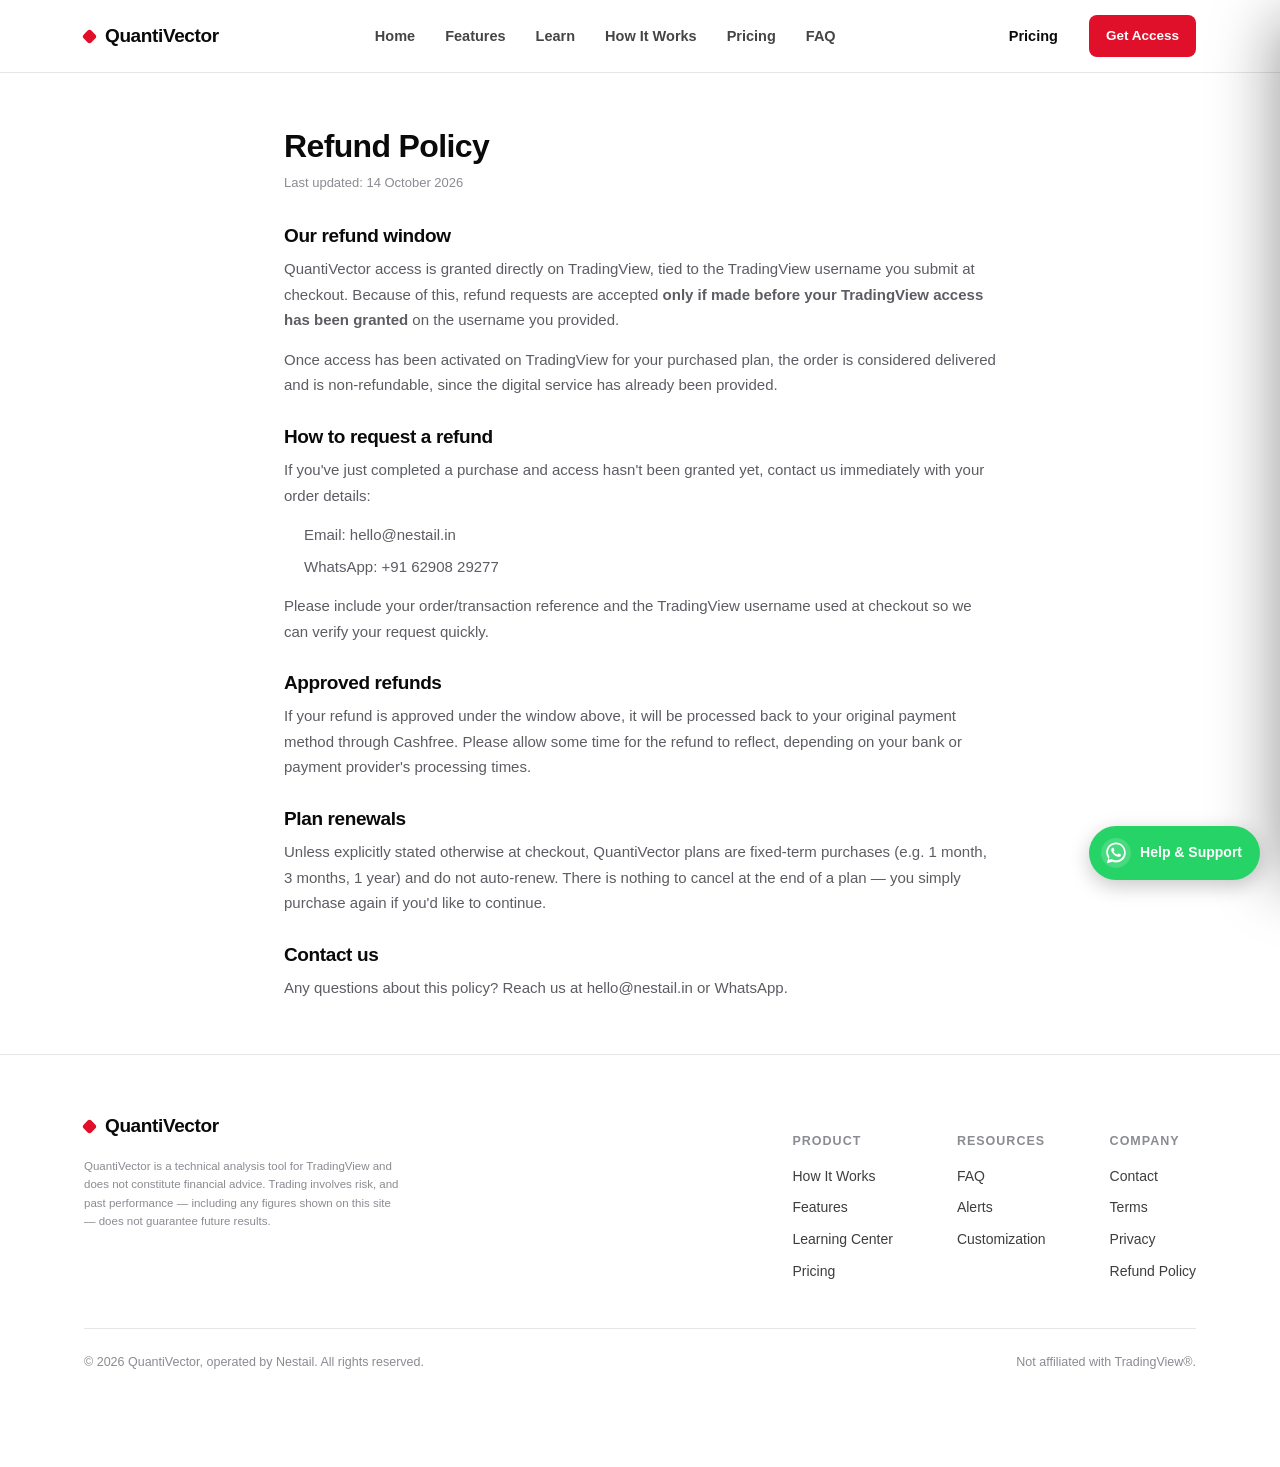
<file: refund.html>
<!DOCTYPE html>
<html lang="en">
<head>
<meta charset="UTF-8">
<meta name="viewport" content="width=device-width, initial-scale=1.0">

<!-- Google tag (gtag.js) -->
<script async src="https://www.googletagmanager.com/gtag/js?id=G-Q3YGLEC0SH"></script>
<script>
  window.dataLayer = window.dataLayer || [];
  function gtag(){dataLayer.push(arguments);}
  gtag('js', new Date());
  gtag('config', 'G-Q3YGLEC0SH');
</script>
<!-- Meta Pixel Code -->
<script>
!function(f,b,e,v,n,t,s)
{if(f.fbq)return;n=f.fbq=function(){n.callMethod?
n.callMethod.apply(n,arguments):n.queue.push(arguments)};
if(!f._fbq)f._fbq=n;n.push=n;n.loaded=!0;n.version='2.0';
n.queue=[];t=b.createElement(e);t.async=!0;
t.src=v;s=b.getElementsByTagName(e)[0];
s.parentNode.insertBefore(t,s)}(window, document,'script',
'https://connect.facebook.net/en_US/fbevents.js');
fbq('init', '1778656280052738');
fbq('track', 'PageView');
</script>
<noscript><img height="1" width="1" style="display:none"
src="https://www.facebook.com/tr?id=1778656280052738&ev=PageView&noscript=1"
/></noscript>
<!-- End Meta Pixel Code -->
<title>Refund Policy — QuantiVector</title>
<meta name="description" content="Refund and cancellation policy for QuantiVector subscriptions, operated by Nestail.">
<link rel="stylesheet" href="style.css">
</head>
<body>

<!-- ============ NAV ============ -->
<input type="checkbox" id="nav-toggle" class="nav-toggle-input">
<header class="nav">
  <div class="wrap">
    <a href="index.html" class="brand"><span class="dot"></span> QuantiVector</a>
    <nav class="navlinks">
      <a href="index.html">Home</a>
      <a href="features.html">Features</a>
      <a href="docs.html">Learn</a>
      <a href="index.html#how-it-works">How It Works</a>
      <a href="index.html#pricing">Pricing</a>
      <a href="index.html#faq">FAQ</a>
    </nav>
    <div class="nav-cta">
      <a href="index.html#pricing" class="btn btn-ghost-nav">Pricing</a>
      <a href="index.html#pricing" class="btn btn-red btn-sm">Get Access</a>
    </div>
    <label for="nav-toggle" class="nav-toggle-btn" aria-label="Open menu"><span></span><span></span><span></span></label>
  </div>
</header>
<label for="nav-toggle" class="mobile-backdrop" aria-hidden="true"></label>
<div class="mobile-panel">
  <div class="mp-head">
    <span class="brand"><span class="dot"></span> QuantiVector</span>
    <label for="nav-toggle" class="mp-close" aria-label="Close menu">
      <svg width="16" height="16" viewBox="0 0 24 24" fill="none"><path d="M5 5l14 14M19 5L5 19" stroke="currentColor" stroke-width="2.2" stroke-linecap="round"/></svg>
    </label>
  </div>
  <div class="mp-links">
    <a href="index.html">Home</a>
    <a href="features.html">Features</a>
    <a href="docs.html">Learn</a>
    <a href="index.html#how-it-works">How It Works</a>
    <a href="index.html#pricing">Pricing</a>
    <a href="index.html#faq">FAQ</a>
    <a href="index.html#pricing" class="btn btn-red btn-block">Get Access</a>
  </div>
</div>

<section class="wrap" style="max-width:760px;padding:56px 24px 40px;">
  <h1 style="font-size:32px;font-weight:800;margin-bottom:8px;">Refund Policy</h1>
  <p style="font-size:13px;color:var(--muted-2);margin-bottom:32px;">Last updated: 14 October 2026</p>
  <div style="font-size:15px;line-height:1.7;color:var(--muted);">
<h2 style="font-size:19px;font-weight:800;color:#0a0a0a;margin:28px 0 10px;">Our refund window</h2><p style="margin-bottom:14px;">QuantiVector access is granted directly on TradingView, tied to the TradingView username you submit at checkout. Because of this, refund requests are accepted <strong>only if made before your TradingView access has been granted</strong> on the username you provided.</p><p style="margin-bottom:14px;">Once access has been activated on TradingView for your purchased plan, the order is considered delivered and is non-refundable, since the digital service has already been provided.</p><h2 style="font-size:19px;font-weight:800;color:#0a0a0a;margin:28px 0 10px;">How to request a refund</h2><p style="margin-bottom:14px;">If you've just completed a purchase and access hasn't been granted yet, contact us immediately with your order details:</p><ul style="margin:0 0 14px 20px;padding:0;"><li style="margin-bottom:6px;">Email: <a href="mailto:hello@nestail.in">hello@nestail.in</a></li><li style="margin-bottom:6px;">WhatsApp: <a href="https://wa.me/916290829277">+91 62908 29277</a></li></ul><p style="margin-bottom:14px;">Please include your order/transaction reference and the TradingView username used at checkout so we can verify your request quickly.</p><h2 style="font-size:19px;font-weight:800;color:#0a0a0a;margin:28px 0 10px;">Approved refunds</h2><p style="margin-bottom:14px;">If your refund is approved under the window above, it will be processed back to your original payment method through Cashfree. Please allow some time for the refund to reflect, depending on your bank or payment provider's processing times.</p><h2 style="font-size:19px;font-weight:800;color:#0a0a0a;margin:28px 0 10px;">Plan renewals</h2><p style="margin-bottom:14px;">Unless explicitly stated otherwise at checkout, QuantiVector plans are fixed-term purchases (e.g. 1 month, 3 months, 1 year) and do not auto-renew. There is nothing to cancel at the end of a plan — you simply purchase again if you'd like to continue.</p><h2 style="font-size:19px;font-weight:800;color:#0a0a0a;margin:28px 0 10px;">Contact us</h2><p style="margin-bottom:14px;">Any questions about this policy? Reach us at <a href="mailto:hello@nestail.in">hello@nestail.in</a> or <a href="https://wa.me/916290829277">WhatsApp</a>.</p>
  </div>
</section>

<footer>
  <div class="wrap">
    <div class="foot-top">
      <div style="max-width:320px;">
        <a href="index.html" class="brand"><span class="dot"></span> QuantiVector</a>
        <p class="foot-disc" style="margin-top:16px;">QuantiVector is a technical analysis tool for TradingView and does not constitute financial advice. Trading involves risk, and past performance — including any figures shown on this site — does not guarantee future results.</p>
      </div>
      <div class="foot-cols">
        <div class="foot-col">
          <h5>Product</h5>
          <a href="index.html#how-it-works">How It Works</a>
          <a href="features.html">Features</a>
          <a href="docs.html">Learning Center</a>
          <a href="index.html#pricing">Pricing</a>
        </div>
        <div class="foot-col">
          <h5>Resources</h5>
          <a href="index.html#faq">FAQ</a>
          <a href="features.html#alerts">Alerts</a>
          <a href="features.html#customization">Customization</a>
        </div>
        <div class="foot-col">
          <h5>Company</h5>
          <a href="mailto:hello@nestail.in">Contact</a>
          <a href="terms.html">Terms</a>
          <a href="privacy.html">Privacy</a>
          <a href="refund.html">Refund Policy</a>
        </div>
      </div>
    </div>
    <div class="foot-bottom">
      <span>© 2026 QuantiVector, operated by Nestail. All rights reserved.</span>
      <span>Not affiliated with TradingView®.</span>
    </div>
  </div>
</footer>

<!-- ===== WhatsApp Help & Support Widget ===== -->
<a href="https://wa.me/916290829277?text=I%20have%20a%20Query%20for%20QuantiVector%20Indicator" target="_blank" rel="noopener noreferrer" class="wa-support-btn" aria-label="Help &amp; Support on WhatsApp">
  <span class="wa-support-icon">
    <svg viewBox="0 0 32 32" width="26" height="26" fill="#fff" aria-hidden="true"><path d="M16.02 3C9.37 3 3.98 8.39 3.98 15.04c0 2.65.87 5.1 2.34 7.09L4.9 28.5l6.55-1.72a11.98 11.98 0 0 0 4.57.9h.01c6.65 0 12.04-5.39 12.04-12.04C28.06 8.39 22.67 3 16.02 3zm0 21.94h-.01a9.86 9.86 0 0 1-5.02-1.38l-.36-.21-3.75.98 1-3.65-.24-.37a9.86 9.86 0 0 1-1.5-5.27c0-5.46 4.44-9.9 9.9-9.9 2.64 0 5.13 1.03 6.99 2.9a9.82 9.82 0 0 1 2.9 6.99c0 5.46-4.44 9.9-9.9 9.9zm5.42-7.42c-.3-.15-1.75-.86-2.02-.96-.27-.1-.47-.15-.66.15-.2.3-.76.96-.93 1.16-.17.2-.34.22-.64.07-.3-.15-1.26-.46-2.4-1.48-.89-.79-1.48-1.77-1.66-2.07-.17-.3-.02-.46.13-.61.14-.14.3-.34.45-.51.15-.17.2-.3.3-.5.1-.2.05-.37-.02-.52-.07-.15-.66-1.59-.9-2.18-.24-.57-.48-.5-.66-.5h-.56c-.2 0-.52.07-.79.37-.27.3-1.03 1.01-1.03 2.46 0 1.45 1.06 2.85 1.2 3.05.15.2 2.09 3.19 5.06 4.47.71.31 1.26.49 1.69.63.71.23 1.36.2 1.87.12.57-.08 1.75-.71 2-1.4.25-.68.25-1.27.17-1.4-.07-.13-.27-.2-.57-.35z"/></svg>
  </span>
  <span class="wa-support-label">Help &amp; Support</span>
</a>
<style>
.wa-support-btn{position:fixed;right:20px;bottom:20px;z-index:999;display:flex;align-items:center;gap:9px;background:#25D366;color:#fff;text-decoration:none;font-weight:700;font-size:14px;padding:12px 18px 12px 12px;border-radius:999px;box-shadow:0 6px 20px rgba(0,0,0,.22);animation:waPulse 2.4s ease-in-out infinite;}
.wa-support-btn:hover{transform:translateY(-2px);box-shadow:0 8px 24px rgba(0,0,0,.28);}
.wa-support-icon{display:flex;align-items:center;justify-content:center;width:30px;height:30px;background:rgba(255,255,255,.16);border-radius:50%;flex-shrink:0;}
@keyframes waPulse{0%,100%{box-shadow:0 6px 20px rgba(37,211,102,.35)}50%{box-shadow:0 6px 20px rgba(37,211,102,.7)}}
@media (max-width:480px){.wa-support-label{display:none}.wa-support-btn{padding:12px;border-radius:50%;}}
</style>
</body>
</html>
</file>
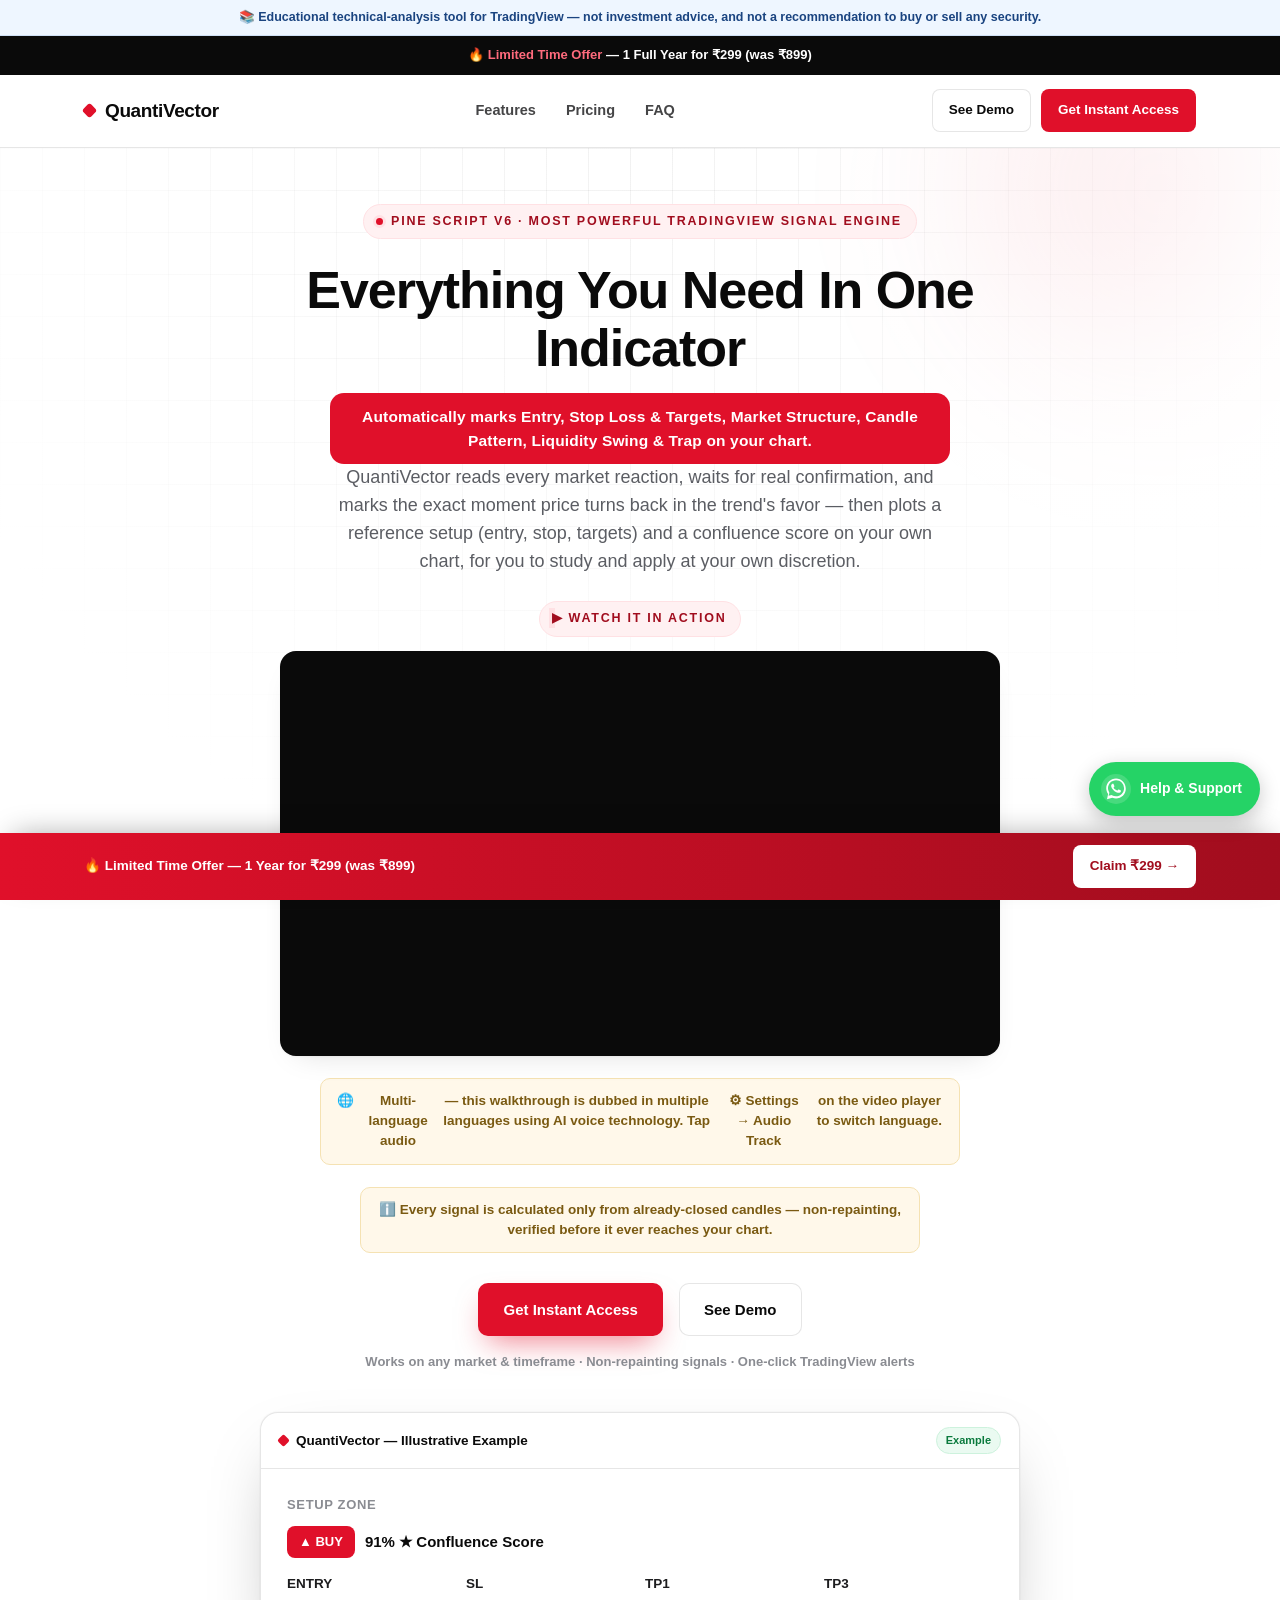
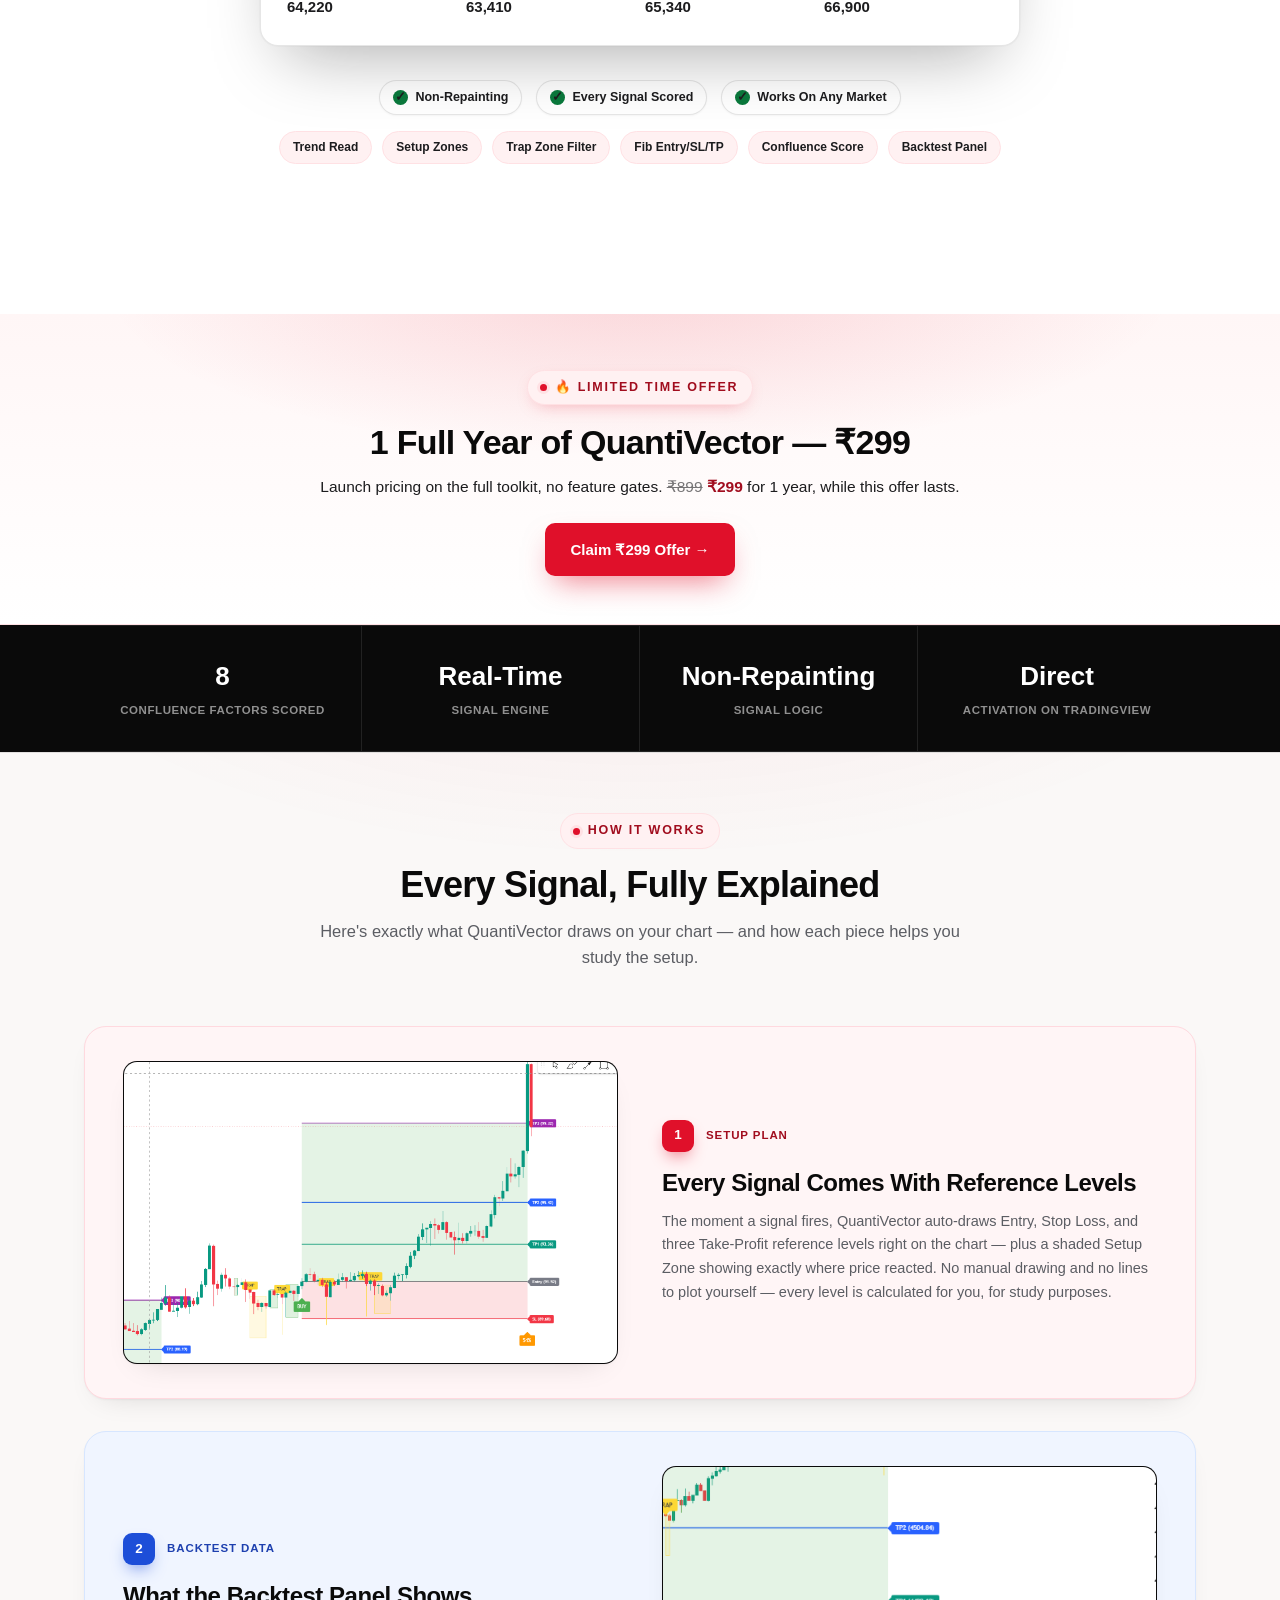
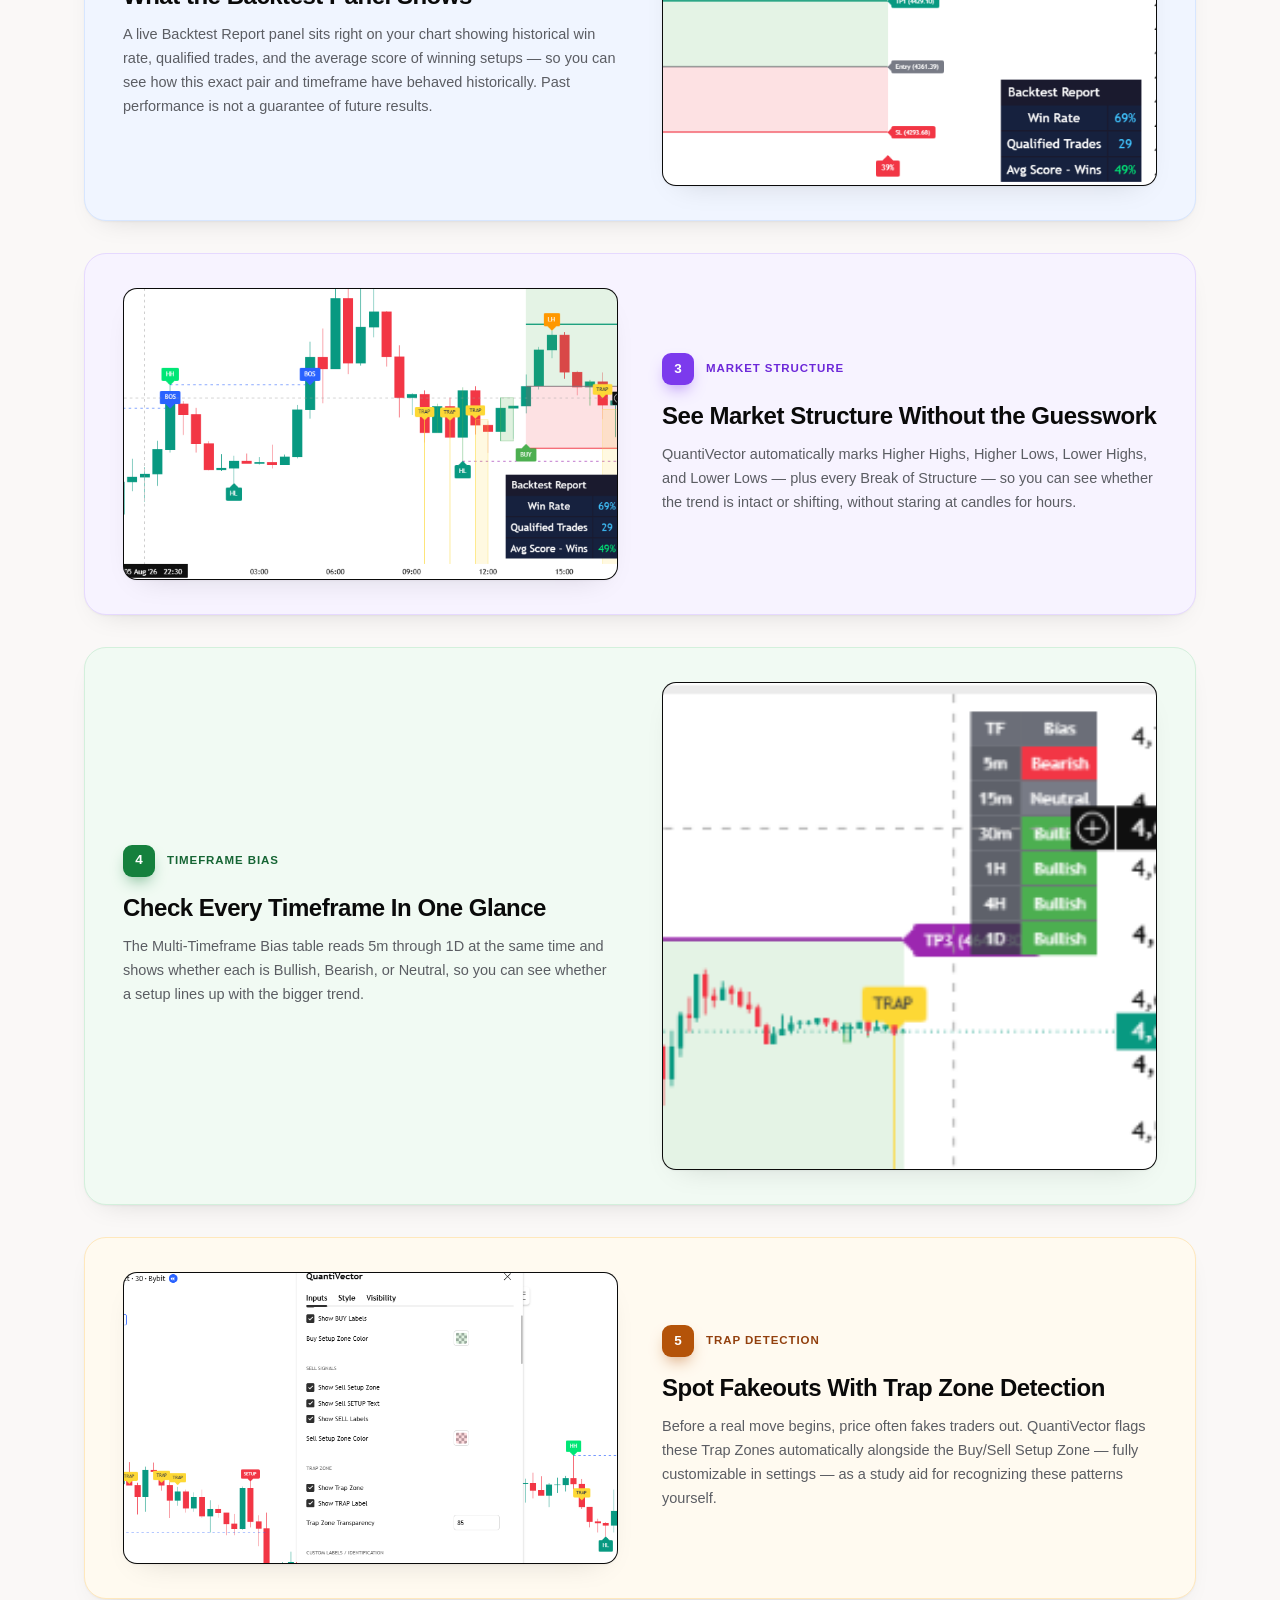
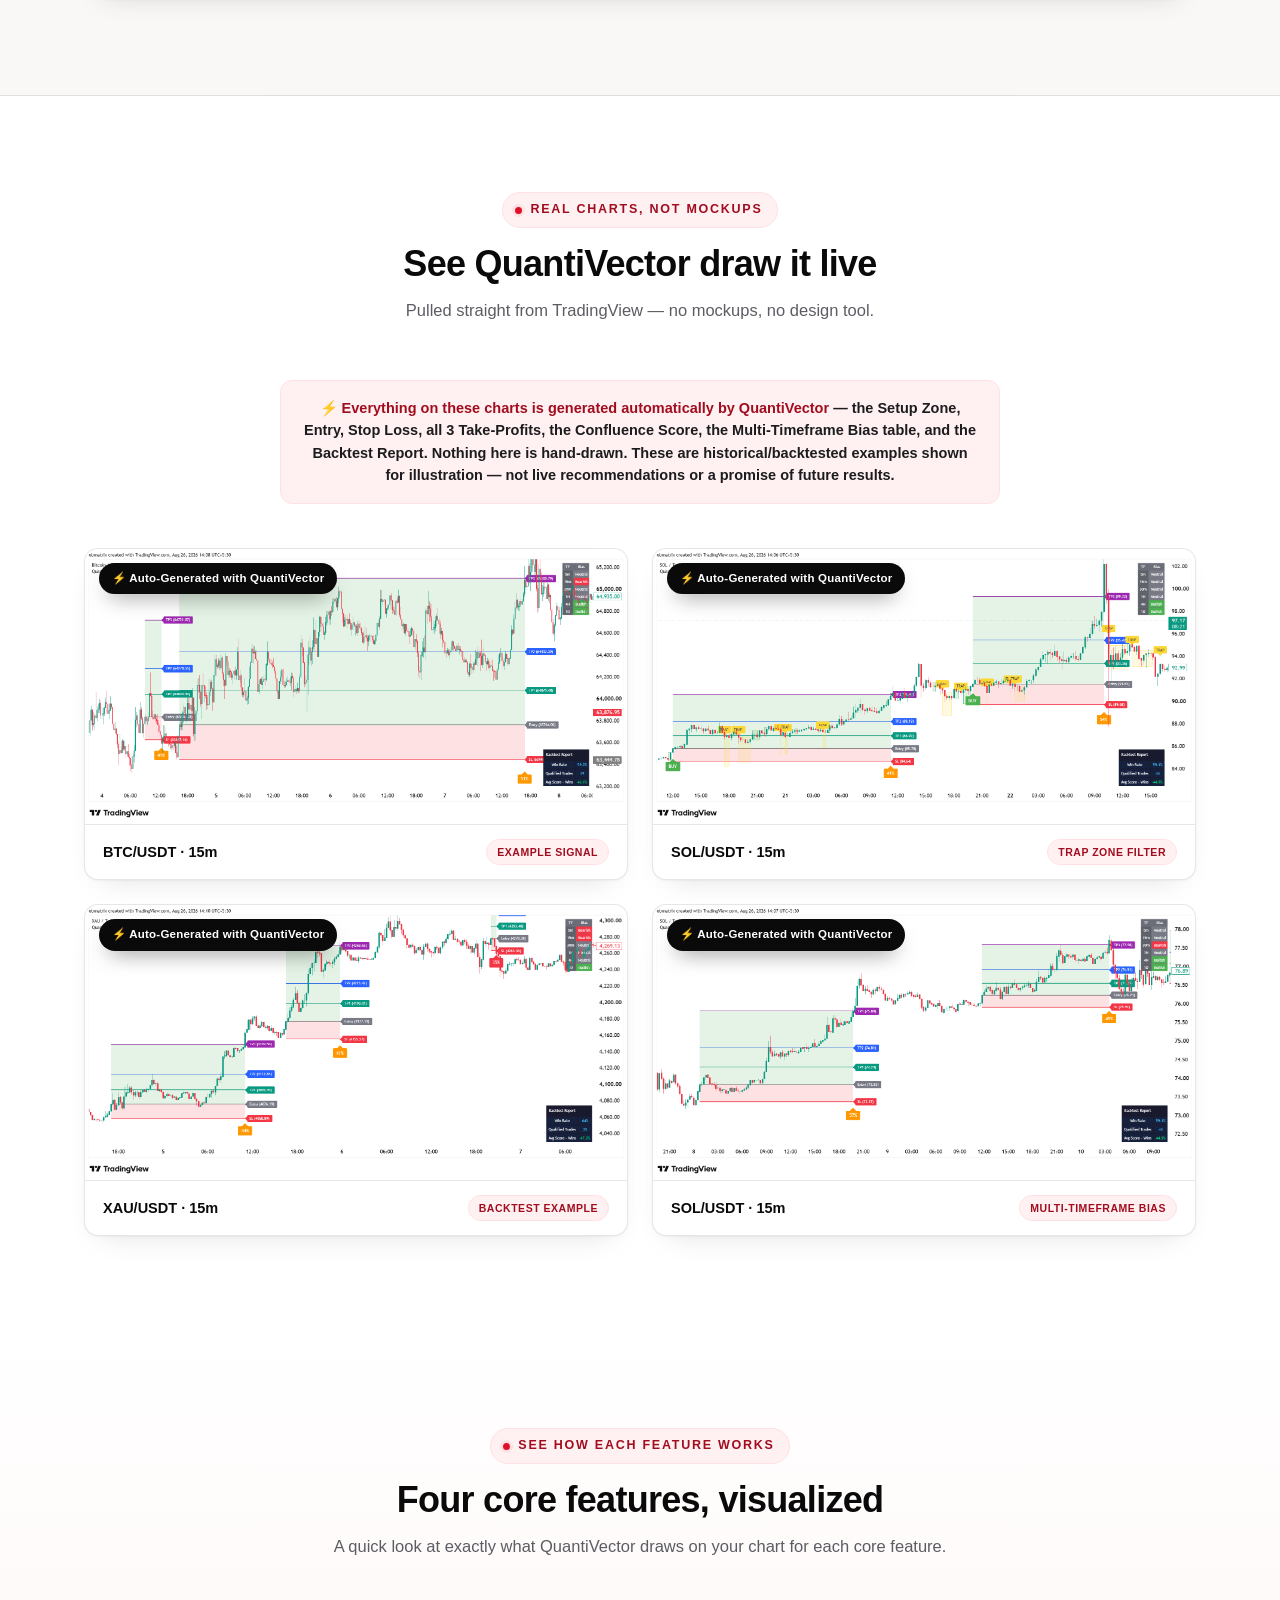
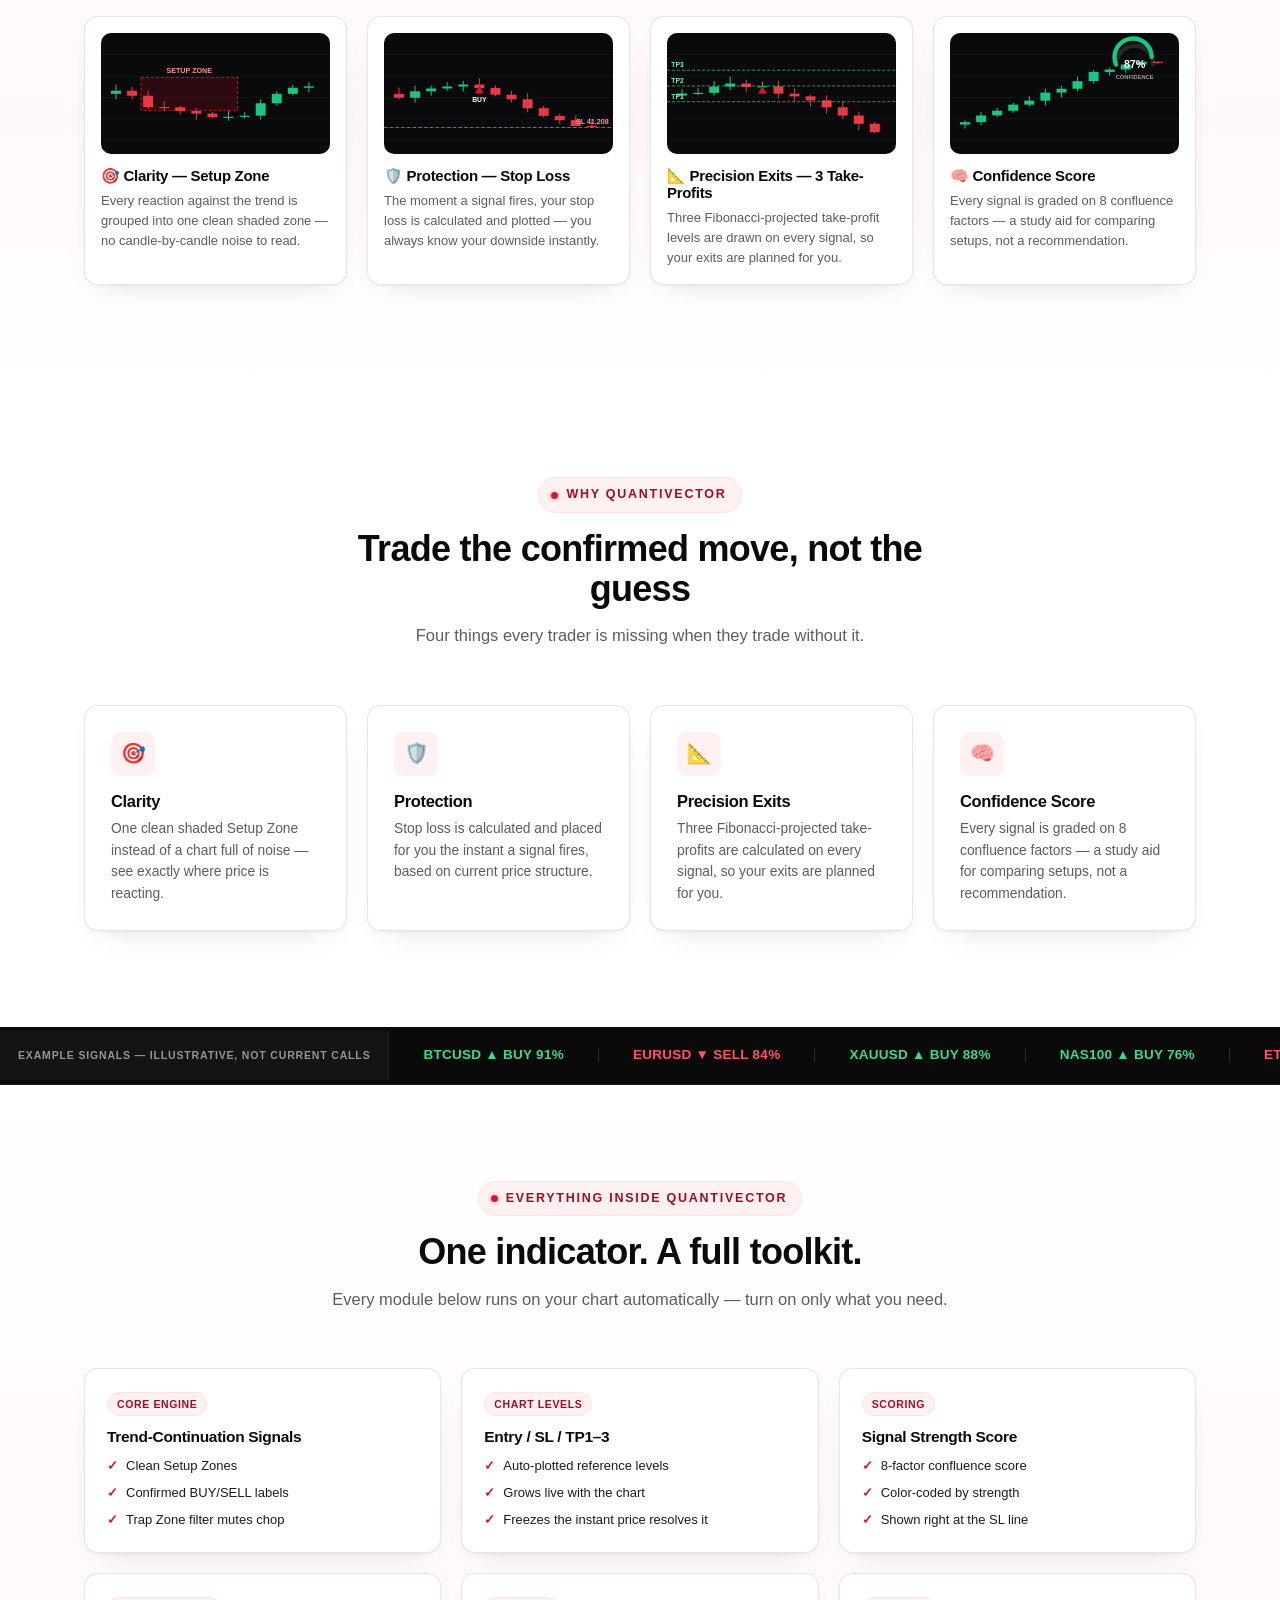
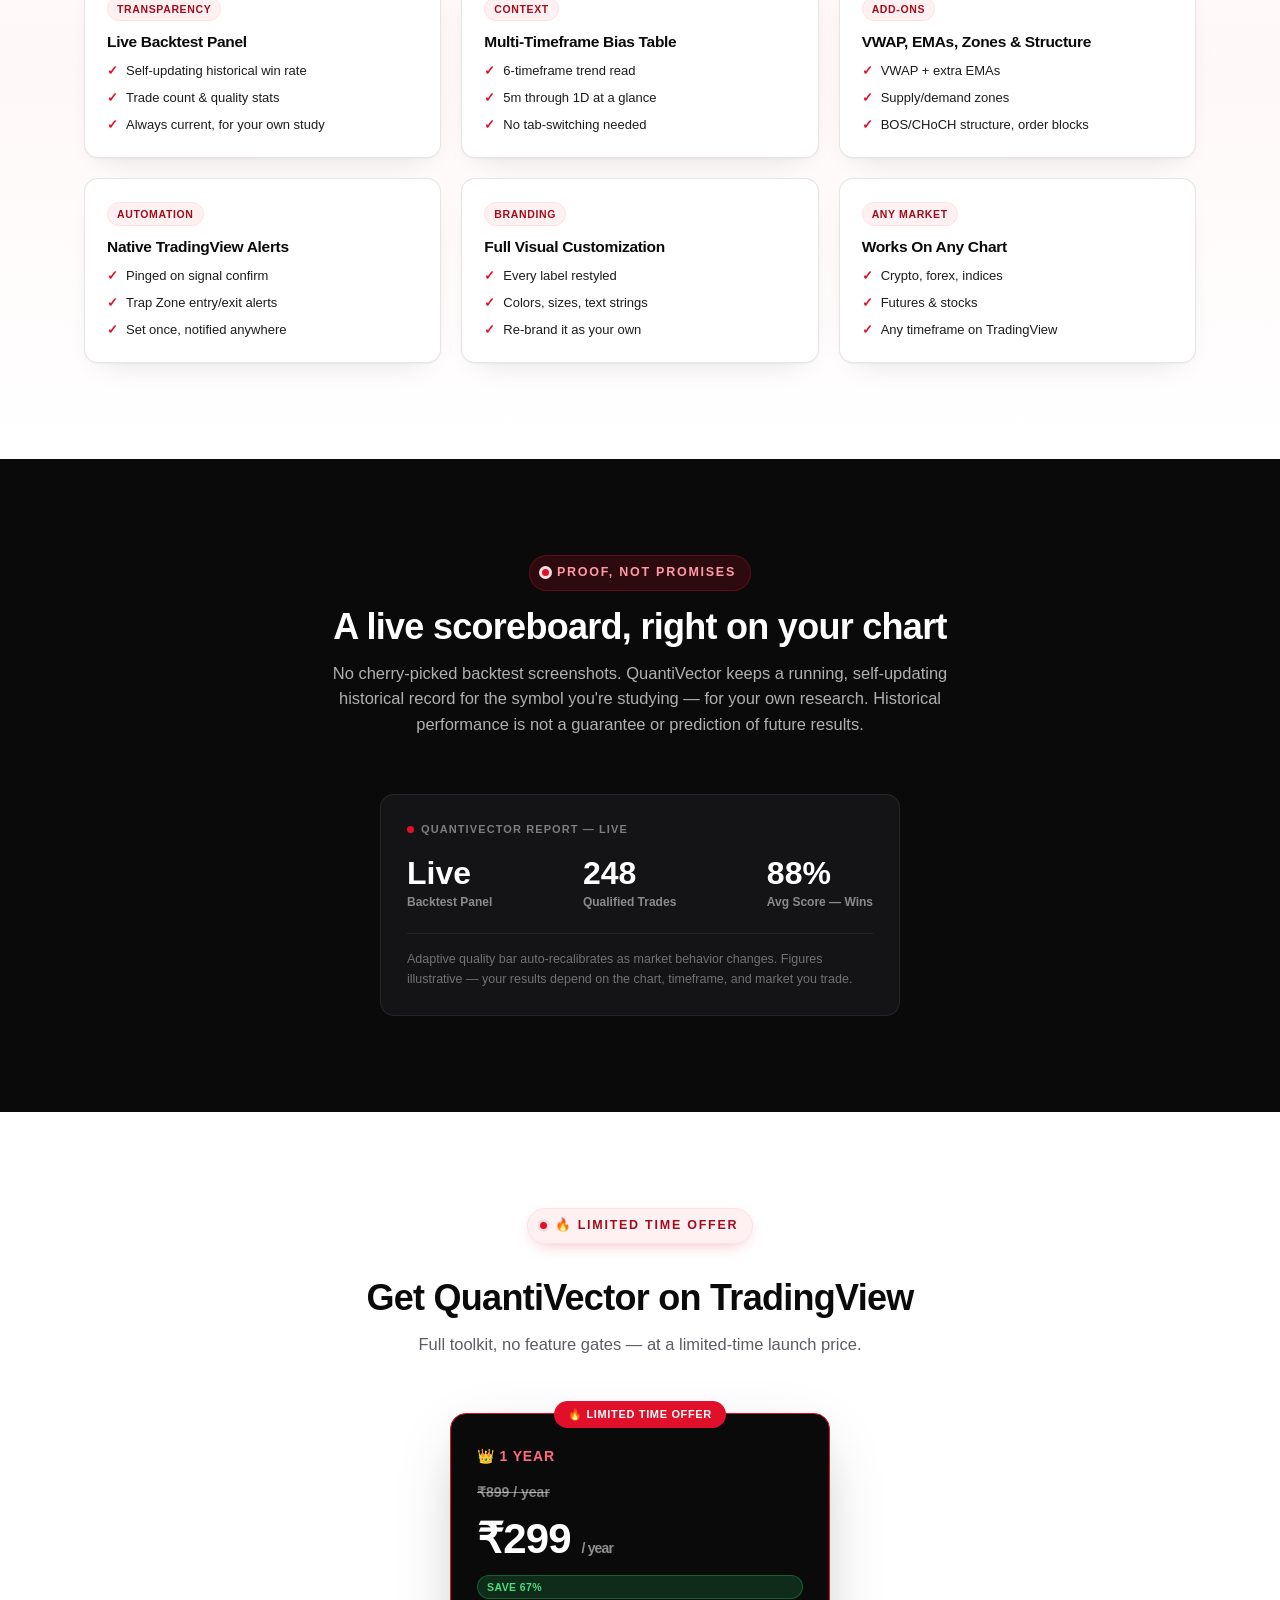
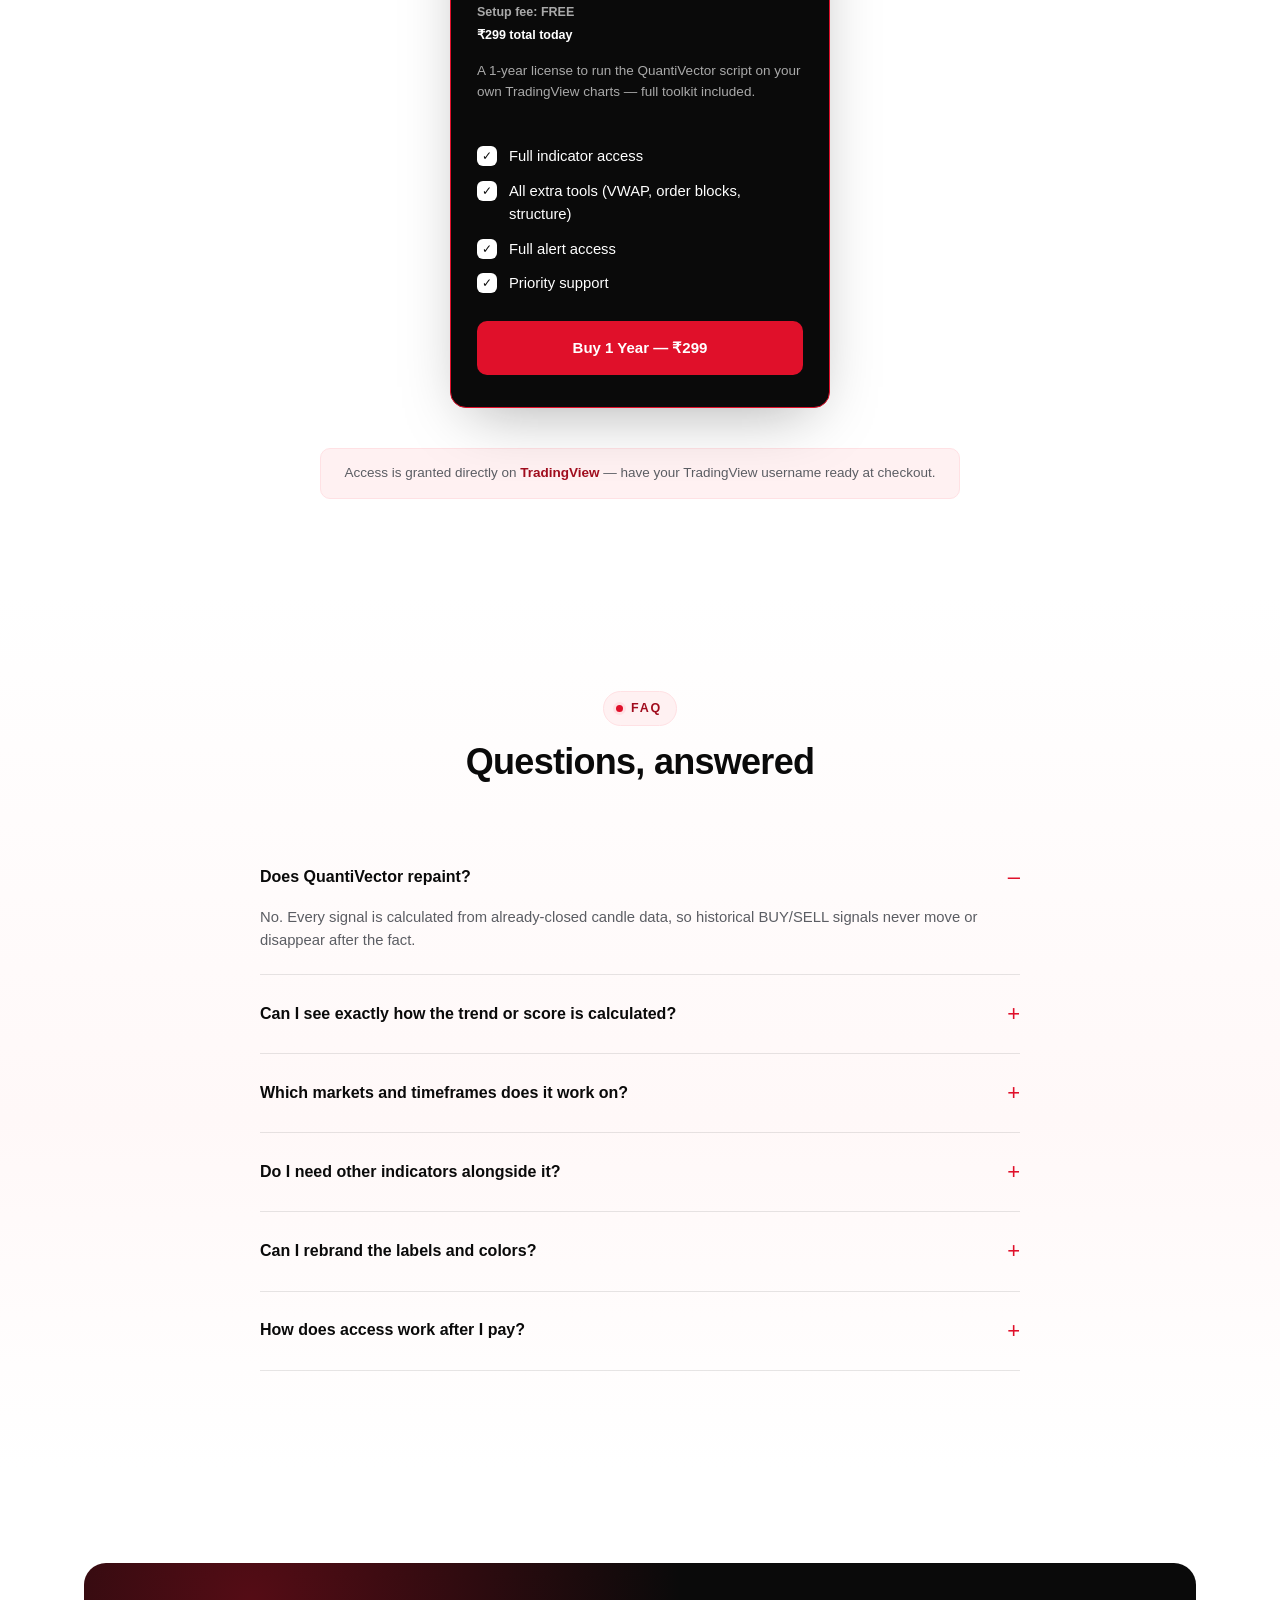
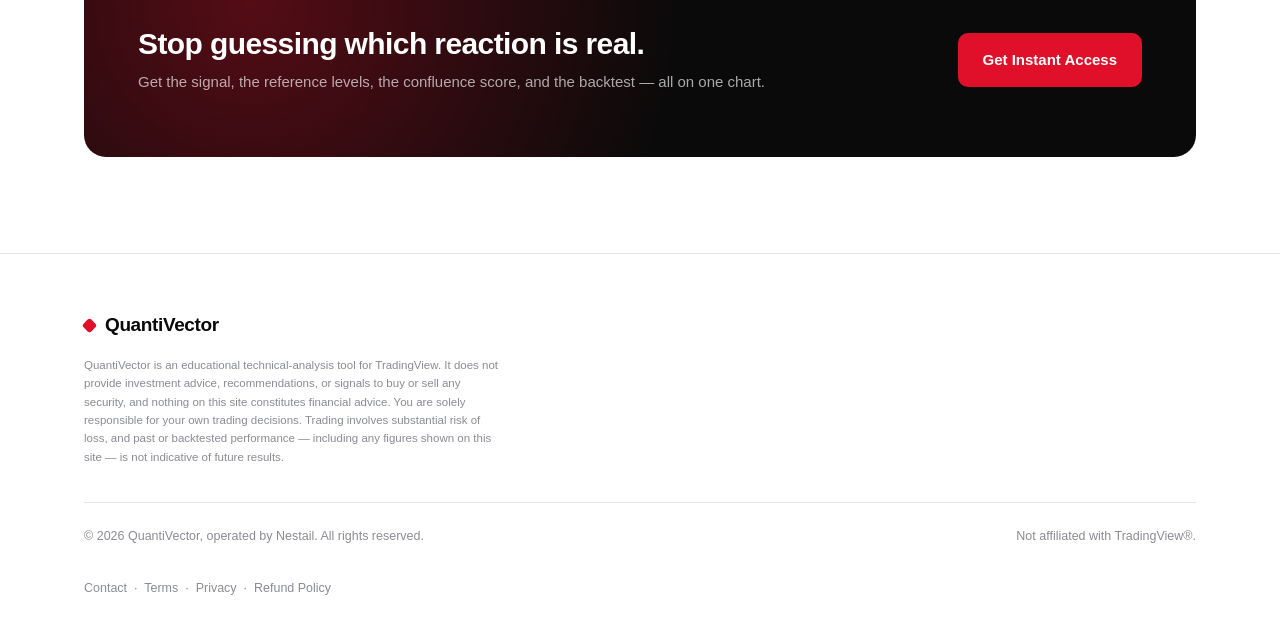
<file: sales.html>
<!DOCTYPE html>
<html lang="en">
<head>
<meta charset="UTF-8">
<meta name="viewport" content="width=device-width, initial-scale=1.0">

<!-- Google tag (gtag.js) -->
<script async src="https://www.googletagmanager.com/gtag/js?id=G-Q3YGLEC0SH"></script>
<script>
  window.dataLayer = window.dataLayer || [];
  function gtag(){dataLayer.push(arguments);}
  gtag('js', new Date());
  gtag('config', 'G-Q3YGLEC0SH', {
'linker': { 'domains': ['nestail.in'] }
});
gtag('config', 'AW-18301009302', {
'linker': { 'domains': ['nestail.in'] }
});
</script>

<script>
  gtag('event', 'conversion', {'send_to': 'AW-18301009302/uLvWCOTes5QdEJb7zJE'});
</script>
<!-- Meta Pixel Code -->
<script>
!function(f,b,e,v,n,t,s)
{if(f.fbq)return;n=f.fbq=function(){n.callMethod?
n.callMethod.apply(n,arguments):n.queue.push(arguments)};
if(!f._fbq)f._fbq=n;n.push=n;n.loaded=!0;n.version='2.0';
n.queue=[];t=b.createElement(e);t.async=!0;
t.src=v;s=b.getElementsByTagName(e)[0];
s.parentNode.insertBefore(t,s)}(window, document,'script',
'https://connect.facebook.net/en_US/fbevents.js');
fbq('init', '1778656280052738');
fbq('track', 'PageView');
</script>
<noscript><img height="1" width="1" style="display:none"
src="https://www.facebook.com/tr?id=1778656280052738&ev=PageView&noscript=1"
/></noscript>
<!-- End Meta Pixel Code -->
<title>QuantiVector — Technical Analysis &amp; Chart Pattern Education Tool for TradingView</title>
<meta name="description" content="QuantiVector is an educational Pine Script v6 TradingView indicator for studying trend-continuation chart patterns. It marks setup zones and example entry, stop-loss and take-profit reference points, plus a confluence score, for learning technical analysis. Not investment advice.">
<meta property="og:type" content="website">
<meta property="og:url" content="https://lpqv.nestail.in/sales.html">
<meta property="og:title" content="QuantiVector — Technical Analysis &amp; Chart Pattern Education Tool for TradingView">
<meta property="og:description" content="QuantiVector is an educational Pine Script v6 TradingView indicator for studying trend-continuation chart patterns. Not investment advice.">
<meta property="og:image" content="https://lpqv.nestail.in/thumbnail.jpg">
<meta property="og:image:width" content="640">
<meta property="og:image:height" content="480">
<meta name="twitter:card" content="summary_large_image">
<meta name="twitter:title" content="QuantiVector — Technical Analysis &amp; Chart Pattern Education Tool for TradingView">
<meta name="twitter:description" content="QuantiVector is an educational Pine Script v6 TradingView indicator for studying trend-continuation chart patterns. Not investment advice.">
<meta name="twitter:image" content="https://lpqv.nestail.in/thumbnail.jpg">
<link rel="stylesheet" href="style.css">
<style>
/* ===== Sales-page-only additions (everything else reuses style.css) ===== */
body{padding-bottom:0;}
.top-bar{background:#0a0a0a;color:#fff;text-align:center;font-size:13px;font-weight:700;padding:9px 16px;}
.top-bar b{color:#ff6b7d;}
.sales-nav .navlinks{display:flex;}
.sales-nav .nav-cta{gap:10px;}
/* Sticky top-bar + nav, stacked together, always visible */
.sticky-top-group{position:sticky;top:0;z-index:60;}
.sticky-top-group .nav{position:static;}
@media(max-width:960px){
  .sales-nav .navlinks{display:none;}
  .sales-nav .nav-cta{display:flex;}
  .sales-nav .nav-cta .btn-outline{display:none;}
  .sales-nav .nav-cta .btn-red{padding:9px 14px;font-size:12.5px;}
}
@media(max-width:380px){
  .sales-nav .brand{font-size:15px;}
  .sales-nav .nav-cta .btn-red{padding:8px 11px;font-size:11.5px;}
}
.info-callout{
display:flex;align-items:flex-start;gap:10px;max-width:560px;margin:22px auto 0;
background:#fff8ea;border:1px solid #f5e2b3;color:#7a5a12;font-size:13.5px;font-weight:600;
padding:12px 16px;border-radius:10px;line-height:1.5;
}
.badge-strip{display:flex;justify-content:center;gap:14px;flex-wrap:wrap;margin-top:34px;}
.badge-strip .hero-badge{background:#fff;}
.pill-strip{display:flex;justify-content:center;gap:10px;flex-wrap:wrap;margin-top:16px;}
.pill{font-size:12px;font-weight:700;color:var(--ink-soft);background:var(--red-tint);border:1px solid var(--red-tint-2);padding:6px 13px;border-radius:999px;}
.stat-strip{display:grid;grid-template-columns:repeat(4,1fr);gap:0;border-top:1px solid rgba(255,255,255,.1);border-bottom:1px solid rgba(255,255,255,.1);}
.stat-strip > div{padding:30px 16px;text-align:center;border-right:1px solid rgba(255,255,255,.1);}
.stat-strip > div:last-child{border-right:none;}
.stat-strip b{display:block;font-size:26px;font-weight:900;color:#fff;}
.stat-strip span{font-size:11.5px;font-weight:700;color:rgba(255,255,255,.55);text-transform:uppercase;letter-spacing:.05em;}
.value-grid{display:grid;grid-template-columns:repeat(4,1fr);gap:20px;}
.value-card{background:#fff;border:1px solid var(--line);border-radius:var(--radius);padding:26px;box-shadow:var(--shadow-card);}
.value-card .ic{width:44px;height:44px;border-radius:10px;background:var(--red-tint);color:var(--red);display:flex;align-items:center;justify-content:center;font-size:20px;margin-bottom:16px;}
.value-card h3{font-size:16.5px;margin-bottom:8px;}
.value-card p{font-size:13.8px;}
.module-grid{display:grid;grid-template-columns:repeat(3,1fr);gap:20px;}
.module-card{background:#fff;border:1px solid var(--line);border-radius:var(--radius);padding:22px;box-shadow:var(--shadow-card);}
.module-card .mod-tag{font-size:10.5px;font-weight:800;letter-spacing:.06em;text-transform:uppercase;color:var(--red-dark);background:var(--red-tint);border:1px solid var(--red-tint-2);display:inline-block;padding:3px 9px;border-radius:999px;margin-bottom:12px;}
.module-card h4{font-size:15.5px;margin-bottom:10px;}
.module-card ul{display:flex;flex-direction:column;gap:7px;}
.module-card li{font-size:13px;color:var(--ink-soft);display:flex;gap:8px;align-items:flex-start;}
.module-card li::before{content:"✓";color:var(--red);font-weight:900;flex:none;}
.trust-note{max-width:640px;margin:40px auto 0;text-align:center;font-size:13.5px;color:var(--muted);background:var(--red-tint);border:1px solid var(--red-tint-2);padding:14px 18px;border-radius:10px;}
.trust-note b{color:var(--red-dark);}
/* Checkmark contrast fix: chk circles use an icon-style bg/fg pairing, not the surrounding text color */
.f-list .chk{color:#fff;font-size:12px;line-height:1;}
.plan.pop .f-list .chk{color:var(--ink);}
/* Top-of-page video demo */
.video-frame{position:relative;width:100%;max-width:860px;margin:0 auto;aspect-ratio:16/9;border-radius:16px;overflow:hidden;box-shadow:var(--shadow-card);border:1px solid var(--line);background:#0a0a0a;}
.video-frame iframe{position:absolute;inset:0;width:100%;height:100%;border:0;}
/* Hero headline/sub — page-specific sizing with real mobile scaling */
.hero-h1{font-size:52px;margin-top:22px;}
.hero-sub{max-width:620px;margin-left:auto;margin-right:auto;font-size:18px;}
.setup-grid{display:grid;grid-template-columns:repeat(4,1fr);gap:10px;font-size:13.5px;font-weight:700;color:var(--ink-soft);}
/* Feature demo cards (illustrated mini charts, one per core feature) */
.demo-grid{display:grid;grid-template-columns:repeat(4,1fr);gap:20px;}
.demo-card{background:#fff;border:1px solid var(--line);border-radius:var(--radius);padding:16px;box-shadow:var(--shadow-card);}
.demo-card svg{width:100%;height:auto;display:block;border-radius:10px;margin-bottom:14px;}
.demo-card h4{font-size:15px;margin-bottom:6px;}
.demo-card p{font-size:13px;color:var(--muted);}
/* ---------- Sales-page responsive ---------- */
@media(max-width:960px){
  .hero-h1{font-size:40px;}
}
@media(max-width:800px){
  .value-grid{grid-template-columns:repeat(2,1fr);}
  .module-grid{grid-template-columns:repeat(2,1fr);}
  .demo-grid{grid-template-columns:repeat(2,1fr);}
}
@media(max-width:600px){
  .hero-h1{font-size:30px;}
  .hero-sub{font-size:15.5px;}
  .stat-strip{grid-template-columns:repeat(2,1fr);}
  .stat-strip > div{border-right:none;border-bottom:none;}
  .stat-strip > div:nth-child(odd){border-right:1px solid rgba(255,255,255,.1);}
  .stat-strip > div:nth-child(-n+2){border-bottom:1px solid rgba(255,255,255,.1);}
  .stat-strip b{font-size:21px;}
  .setup-grid{grid-template-columns:repeat(2,1fr);gap:12px 10px;}
  .value-grid{grid-template-columns:1fr;}
  .module-grid{grid-template-columns:1fr;}
  .demo-grid{grid-template-columns:1fr;}
  .info-callout{font-size:12.5px;}
}
@media(max-width:400px){
  .hero-h1{font-size:26px;}
}
</style>
</head>
<body>

<div style="background:#eef6ff;color:#1a4480;text-align:center;font-size:12.5px;font-weight:600;padding:8px 16px;border-bottom:1px solid #cfe0f5;">📚 Educational technical-analysis tool for TradingView — not investment advice, and not a recommendation to buy or sell any security.</div>

<!-- ============ TOP BAR + NAV (sticky, always visible) ============ -->
<div class="sticky-top-group">
<div class="top-bar">🔥 <b>Limited Time Offer</b> — 1 Full Year for ₹299 (was ₹899)</div>

<header class="nav sales-nav">
<div class="wrap">
<a href="index.html" class="brand"><span class="dot"></span> QuantiVector</a>
<nav class="navlinks">
<a href="#features">Features</a>
<a href="#pricing">Pricing</a>
<a href="#faq">FAQ</a>
</nav>
<div class="nav-cta">
<a href="https://lpqv.nestail.in/docs.html" class="btn btn-outline btn-sm">See Demo</a>
<a href="https://nestail.in/checkout.php?product=quanty-vector-special-299-for-1-year" class="btn btn-red btn-sm">Get Instant Access</a>
</div>
</div>
</header>
</div>

<!-- ============ HERO ============ -->
<section class="hero" style="padding-top:56px;">
<div class="hero-blob hero-blob-a"></div>
<div class="hero-blob hero-blob-b"></div>
<div class="wrap" style="position:relative;z-index:3;">
<div style="max-width:720px;margin:0 auto;text-align:center;">
<span class="eyebrow">Pine Script v6 · Most Powerful TradingView Signal Engine</span>
<h1 class="hero-h1">Everything You Need In One Indicator</h1>
      <div style="margin:16px auto 0;text-align:center;">
        <span style="display:inline-block;background:var(--red);color:#fff;font-weight:700;font-size:15.5px;letter-spacing:.01em;line-height:1.5;padding:12px 22px;border-radius:14px;max-width:620px;">Automatically marks Entry, Stop Loss &amp; Targets, Market Structure, Candle Pattern, Liquidity Swing &amp; Trap on your chart.</span>
      </div>
<p class="sub hero-sub">QuantiVector reads every market reaction, waits for real confirmation, and marks the exact moment price turns back in the trend's favor — then plots a reference setup (entry, stop, targets) and a confluence score on your own chart, for you to study and apply at your own discretion.</p>

<span class="eyebrow" style="margin-top:26px;display:inline-block;">▶ Watch It In Action</span>
<div class="video-frame" style="margin:14px auto 16px;">
<iframe src="https://www.youtube.com/embed/LdYkQ3BCM5Y" title="QuantiVector — TradingView Indicator Walkthrough" loading="lazy" allow="accelerometer; autoplay; clipboard-write; encrypted-media; gyroscope; picture-in-picture; web-share" allowfullscreen></iframe>
</div>
<div class="info-callout" style="max-width:640px;">🌐 <b>Multi-language audio</b> — this walkthrough is dubbed in multiple languages using AI voice technology. Tap <b>⚙ Settings → Audio Track</b> on the video player to switch language.</div>

<div class="info-callout">ℹ️ Every signal is calculated only from already-closed candles — non-repainting, verified before it ever reaches your chart.</div>
<div class="hero-cta-row" style="justify-content:center;margin-top:30px;">
<a href="https://nestail.in/checkout.php?product=quanty-vector-special-299-for-1-year" class="btn btn-red">Get Instant Access</a>
<a href="https://lpqv.nestail.in/docs.html" class="btn btn-outline">See Demo</a>
</div>
<p class="hero-micro">Works on any market &amp; timeframe · Non-repainting signals · One-click TradingView alerts</p>
</div>

<div class="hero-visual" style="max-width:760px;margin:40px auto 0;">
<div class="chart-card">
<div class="cc-head">
<span class="cc-title"><span class="dotx"></span> QuantiVector — Illustrative Example</span>
<span class="cc-badge">Example</span>
</div>
<div class="cc-inner" style="padding:26px;">
<div style="font-size:13px;font-weight:800;color:var(--muted-2);text-transform:uppercase;letter-spacing:.05em;margin-bottom:10px;">Setup Zone</div>
<div style="display:flex;align-items:center;gap:10px;margin-bottom:16px;">
<span style="background:var(--red);color:#fff;font-weight:900;font-size:13px;padding:6px 12px;border-radius:8px;">▲ BUY</span>
<span style="font-weight:900;font-size:15px;">91% ★ Confluence Score</span>
</div>
<div class="setup-grid">
<div>ENTRY<br><b style="font-size:15px;">64,220</b></div>
<div>SL<br><b style="font-size:15px;">63,410</b></div>
<div>TP1<br><b style="font-size:15px;">65,340</b></div>
<div>TP3<br><b style="font-size:15px;">66,900</b></div>
</div>
</div>
</div>
</div>

<div class="badge-strip">
<span class="hero-badge"><span class="dotcheck">✓</span> Non-Repainting</span>
<span class="hero-badge"><span class="dotcheck">✓</span> Every Signal Scored</span>
<span class="hero-badge"><span class="dotcheck">✓</span> Works On Any Market</span>
</div>
<div class="pill-strip">
<span class="pill">Trend Read</span>
<span class="pill">Setup Zones</span>
<span class="pill">Trap Zone Filter</span>
<span class="pill">Fib Entry/SL/TP</span>
<span class="pill">Confluence Score</span>
<span class="pill">Backtest Panel</span>
</div>
</div>
</section>

<!-- ============ LIMITED TIME OFFER BANNER ============ -->
<section class="dd-banner">
<div class="wrap dd-banner-inner">
<span class="eyebrow dd-eyebrow">🔥 Limited Time Offer</span>
<h2 class="dd-title">1 Full Year of QuantiVector — ₹299</h2>
<p class="dd-sub">Launch pricing on the full toolkit, no feature gates. <s style="opacity:.6;">₹899</s> <b>₹299</b> for 1 year, while this offer lasts.</p>
<a href="https://nestail.in/checkout.php?product=quanty-vector-special-299-for-1-year" class="btn btn-red dd-cta">Claim ₹299 Offer →</a>
</div>
</section>

<!-- ============ STATS STRIP (dark) ============ -->
<div class="band-black">
<div class="wrap stat-strip">
<div><b>8</b><span>Confluence Factors Scored</span></div>
<div><b>Real-Time</b><span>Signal Engine</span></div>
<div><b>Non-Repainting</b><span>Signal Logic</span></div>
<div><b>Direct</b><span>Activation On TradingView</span></div>
</div>
</div>

<!-- ============ HOW IT WORKS (alternating image/text showcase) ============ -->
<style>
#how-it-works{
  background:radial-gradient(1100px 500px at 50% -8%, rgba(224,16,42,.07), transparent 62%), #faf8f7;
  border-top:1px solid var(--line);border-bottom:1px solid var(--line);
}
.showcase-list{display:flex;flex-direction:column;gap:32px;}
.showcase-row{
  display:flex;align-items:center;gap:44px;
  background:var(--accent-tint, #fff);border:1px solid var(--accent-tint-2, var(--line));
  border-radius:22px;padding:34px 38px;box-shadow:var(--shadow-card);position:relative;overflow:hidden;
}
.showcase-row.reverse{flex-direction:row-reverse;}
.showcase-media{flex:1 1 50%;min-width:0;}
.showcase-media img{width:100%;height:auto;display:block;border-radius:var(--radius);box-shadow:var(--shadow-card);border:1px solid var(--line);background:#0a0a0a;}
.showcase-text{flex:1 1 50%;min-width:0;}
.showcase-num{display:inline-flex;align-items:center;justify-content:center;width:32px;height:32px;border-radius:9px;background:var(--accent, var(--red));color:#fff;font-weight:900;font-size:13.5px;box-shadow:0 8px 18px -8px var(--accent, var(--red));}
.showcase-kicker{display:inline-block;margin:0 0 12px;font-size:11.5px;font-weight:800;letter-spacing:.08em;text-transform:uppercase;color:var(--accent-dark, var(--red-dark));}
.showcase-text .showcase-top{display:flex;align-items:center;gap:12px;margin-bottom:16px;}
.showcase-text .showcase-top .showcase-kicker{margin:0;}
.showcase-text h3{font-size:24px;line-height:1.25;margin-bottom:12px;}
.showcase-text p{font-size:14.5px;color:var(--muted);line-height:1.65;}
@media(max-width:800px){
  .showcase-row, .showcase-row.reverse{flex-direction:column;gap:22px;padding:26px 22px;}
  .showcase-list{gap:26px;}
  .showcase-text h3{font-size:21px;}
}
</style>
<section id="how-it-works" style="padding-top:60px;">
<div class="wrap">
<div class="section-head">
<span class="eyebrow">How It Works</span>
<h2>Every Signal, Fully Explained</h2>
<p>Here's exactly what QuantiVector draws on your chart — and how each piece helps you study the setup.</p>
</div>
<div class="showcase-list">

<div class="showcase-row" style="--accent:#e0102a;--accent-dark:#a10d1e;--accent-tint:#fff5f6;--accent-tint-2:#ffd9df;">
<div class="showcase-media"><img src="showcase-setup-plan.png" alt="QuantiVector automated BUY signal with Entry, Stop Loss, and three Take-Profit levels" loading="lazy"></div>
<div class="showcase-text">
<div class="showcase-top"><span class="showcase-num">1</span><span class="showcase-kicker">Setup Plan</span></div>
<h3>Every Signal Comes With Reference Levels</h3>
<p>The moment a signal fires, QuantiVector auto-draws Entry, Stop Loss, and three Take-Profit reference levels right on the chart — plus a shaded Setup Zone showing exactly where price reacted. No manual drawing and no lines to plot yourself — every level is calculated for you, for study purposes.</p>
</div>
</div>

<div class="showcase-row reverse" style="--accent:#1d4ed8;--accent-dark:#1e40af;--accent-tint:#f0f5ff;--accent-tint-2:#d7e6ff;">
<div class="showcase-media"><img src="showcase-backtest-panel.png" alt="QuantiVector live backtest report panel showing win rate, qualified trades, and average score" loading="lazy"></div>
<div class="showcase-text">
<div class="showcase-top"><span class="showcase-num">2</span><span class="showcase-kicker">Backtest Data</span></div>
<h3>What the Backtest Panel Shows</h3>
<p>A live Backtest Report panel sits right on your chart showing historical win rate, qualified trades, and the average score of winning setups — so you can see how this exact pair and timeframe have behaved historically. Past performance is not a guarantee of future results.</p>
</div>
</div>

<div class="showcase-row" style="--accent:#7c3aed;--accent-dark:#6d28d9;--accent-tint:#f7f3ff;--accent-tint-2:#e6d9ff;">
<div class="showcase-media"><img src="showcase-market-structure.png" alt="QuantiVector automated market structure showing HH, HL, LH, LL and break of structure" loading="lazy"></div>
<div class="showcase-text">
<div class="showcase-top"><span class="showcase-num">3</span><span class="showcase-kicker">Market Structure</span></div>
<h3>See Market Structure Without the Guesswork</h3>
<p>QuantiVector automatically marks Higher Highs, Higher Lows, Lower Highs, and Lower Lows — plus every Break of Structure — so you can see whether the trend is intact or shifting, without staring at candles for hours.</p>
</div>
</div>

<div class="showcase-row reverse" style="--accent:#15803d;--accent-dark:#166534;--accent-tint:#f1faf3;--accent-tint-2:#d3f0dc;">
<div class="showcase-media"><img src="showcase-htf-bias.png" alt="QuantiVector multi-timeframe bias table showing bullish, bearish, and neutral trend across timeframes" loading="lazy"></div>
<div class="showcase-text">
<div class="showcase-top"><span class="showcase-num">4</span><span class="showcase-kicker">Timeframe Bias</span></div>
<h3>Check Every Timeframe In One Glance</h3>
<p>The Multi-Timeframe Bias table reads 5m through 1D at the same time and shows whether each is Bullish, Bearish, or Neutral, so you can see whether a setup lines up with the bigger trend.</p>
</div>
</div>

<div class="showcase-row" style="--accent:#b45309;--accent-dark:#92400e;--accent-tint:#fffaf0;--accent-tint-2:#ffe8bd;">
<div class="showcase-media"><img src="showcase-trap-zone.png" alt="QuantiVector trap zone and setup zone detection with customizable settings" loading="lazy"></div>
<div class="showcase-text">
<div class="showcase-top"><span class="showcase-num">5</span><span class="showcase-kicker">Trap Detection</span></div>
<h3>Spot Fakeouts With Trap Zone Detection</h3>
<p>Before a real move begins, price often fakes traders out. QuantiVector flags these Trap Zones automatically alongside the Buy/Sell Setup Zone — fully customizable in settings — as a study aid for recognizing these patterns yourself.</p>
</div>
</div>

</div>
</div>
</section>

<!-- ============ REAL CHART PROOF GALLERY ============ -->
<section id="real-charts">
<div class="wrap">
<div class="section-head">
<span class="eyebrow">Real Charts, Not Mockups</span>
<h2>See QuantiVector draw it live</h2>
<p>Pulled straight from TradingView — no mockups, no design tool.</p>
</div>
<div class="proof-disclaimer">⚡ <b>Everything on these charts is generated automatically by QuantiVector</b> — the Setup Zone, Entry, Stop Loss, all 3 Take-Profits, the Confluence Score, the Multi-Timeframe Bias table, and the Backtest Report. Nothing here is hand-drawn. These are historical/backtested examples shown for illustration — not live recommendations or a promise of future results.</div>
<div class="proof-gallery">
<div class="proof-card">
<span class="proof-badge">⚡ Auto-Generated with QuantiVector</span>
<img src="BTCUSDT_2026-08-26_14-08-37.png" alt="QuantiVector auto-plotted BUY signal on BTC/USDT 15m chart" loading="lazy">
<div class="proof-caption"><span class="sym">BTC/USDT · 15m</span><span class="tag">Example Signal</span></div>
</div>
<div class="proof-card">
<span class="proof-badge">⚡ Auto-Generated with QuantiVector</span>
<img src="SOLUSDT_2026-08-26_14-06-40.png" alt="QuantiVector auto-plotted BUY signal with Trap Zone detection on SOL/USDT 15m chart" loading="lazy">
<div class="proof-caption"><span class="sym">SOL/USDT · 15m</span><span class="tag">Trap Zone Filter</span></div>
</div>
<div class="proof-card">
<span class="proof-badge">⚡ Auto-Generated with QuantiVector</span>
<img src="XAUUSDT.P_2026-08-26_14-10-10.png" alt="QuantiVector auto-plotted signal with live backtest report on XAU Gold 15m chart" loading="lazy">
<div class="proof-caption"><span class="sym">XAU/USDT · 15m</span><span class="tag">Backtest Example</span></div>
</div>
<div class="proof-card">
<span class="proof-badge">⚡ Auto-Generated with QuantiVector</span>
<img src="SOLUSDT_2026-08-26_14-07-34.png" alt="QuantiVector auto-plotted multiple signals on SOL/USDT 15m chart" loading="lazy">
<div class="proof-caption"><span class="sym">SOL/USDT · 15m</span><span class="tag">Multi-Timeframe Bias</span></div>
</div>
</div>
</div>
</section>

<!-- ============ FEATURE DEMOS (illustrated per-feature mini charts) ============ -->
<section id="feature-demos" class="band-tint">
<div class="wrap">
<div class="section-head">
<span class="eyebrow">See How Each Feature Works</span>
<h2>Four core features, visualized</h2>
<p>A quick look at exactly what QuantiVector draws on your chart for each core feature.</p>
</div>
<div class="demo-grid">
<div class="demo-card">
<svg viewBox="0 0 320 170" xmlns="http://www.w3.org/2000/svg" role="img" aria-label="Setup Zone demo chart">
<rect x="0" y="0" width="320" height="170" fill="#0a0a0c"/>
<line x1="0" y1="30" x2="320" y2="30" stroke="rgba(255,255,255,0.06)" stroke-width="1"/>
<line x1="0" y1="60" x2="320" y2="60" stroke="rgba(255,255,255,0.06)" stroke-width="1"/>
<line x1="0" y1="90" x2="320" y2="90" stroke="rgba(255,255,255,0.06)" stroke-width="1"/>
<line x1="0" y1="120" x2="320" y2="120" stroke="rgba(255,255,255,0.06)" stroke-width="1"/>
<line x1="0" y1="150" x2="320" y2="150" stroke="rgba(255,255,255,0.06)" stroke-width="1"/>
<rect x="55.9" y="62" width="134.8" height="46" fill="rgba(224,16,42,0.16)" stroke="#e0102a" stroke-width="1.2" stroke-dasharray="4 3"/>
<line x1="21.0" y1="72.7" x2="21.0" y2="92.3" stroke="#17c883" stroke-width="1.4"/>
<rect x="14.0" y="80.6" width="13.9" height="4.4" fill="#17c883"/>
<line x1="43.4" y1="75.1" x2="43.4" y2="92.8" stroke="#ea3943" stroke-width="1.4"/>
<rect x="36.5" y="80.6" width="13.9" height="7.1" fill="#ea3943"/>
<line x1="65.9" y1="80.2" x2="65.9" y2="106.1" stroke="#ea3943" stroke-width="1.4"/>
<rect x="58.9" y="87.7" width="13.9" height="15.8" fill="#ea3943"/>
<line x1="88.3" y1="95.6" x2="88.3" y2="108.9" stroke="#ea3943" stroke-width="1.4"/>
<rect x="81.4" y="103.5" width="13.9" height="1.6" fill="#ea3943"/>
<line x1="110.8" y1="101.8" x2="110.8" y2="114.1" stroke="#ea3943" stroke-width="1.4"/>
<rect x="103.8" y="103.8" width="13.9" height="5.1" fill="#ea3943"/>
<line x1="133.3" y1="105.4" x2="133.3" y2="121.3" stroke="#ea3943" stroke-width="1.4"/>
<rect x="126.3" y="109.0" width="13.9" height="3.7" fill="#ea3943"/>
<line x1="155.7" y1="110.4" x2="155.7" y2="119.6" stroke="#ea3943" stroke-width="1.4"/>
<rect x="148.8" y="112.6" width="13.9" height="4.8" fill="#ea3943"/>
<line x1="178.2" y1="108.4" x2="178.2" y2="122.1" stroke="#17c883" stroke-width="1.4"/>
<rect x="171.2" y="117.0" width="13.9" height="1.6" fill="#17c883"/>
<line x1="200.7" y1="110.6" x2="200.7" y2="119.2" stroke="#17c883" stroke-width="1.4"/>
<rect x="193.7" y="115.6" width="13.9" height="1.6" fill="#17c883"/>
<line x1="223.1" y1="93.1" x2="223.1" y2="121.0" stroke="#17c883" stroke-width="1.4"/>
<rect x="216.2" y="98.2" width="13.9" height="17.3" fill="#17c883"/>
<line x1="245.6" y1="81.4" x2="245.6" y2="101.7" stroke="#17c883" stroke-width="1.4"/>
<rect x="238.6" y="85.0" width="13.9" height="13.2" fill="#17c883"/>
<line x1="268.0" y1="72.5" x2="268.0" y2="87.2" stroke="#17c883" stroke-width="1.4"/>
<rect x="261.1" y="76.5" width="13.9" height="8.5" fill="#17c883"/>
<line x1="290.5" y1="68.7" x2="290.5" y2="83.0" stroke="#17c883" stroke-width="1.4"/>
<rect x="283.5" y="74.6" width="13.9" height="1.9" fill="#17c883"/>
<text x="123.3" y="56" fill="#ff8f9c" font-size="10" font-weight="700" text-anchor="middle" font-family="Arial,Helvetica,sans-serif">SETUP ZONE</text>
</svg>
<h4>🎯 Clarity — Setup Zone</h4>
<p>Every reaction against the trend is grouped into one clean shaded zone — no candle-by-candle noise to read.</p>
</div>
<div class="demo-card">
<svg viewBox="0 0 320 170" xmlns="http://www.w3.org/2000/svg" role="img" aria-label="Stop Loss demo chart">
<rect x="0" y="0" width="320" height="170" fill="#0a0a0c"/>
<line x1="0" y1="30" x2="320" y2="30" stroke="rgba(255,255,255,0.06)" stroke-width="1"/>
<line x1="0" y1="60" x2="320" y2="60" stroke="rgba(255,255,255,0.06)" stroke-width="1"/>
<line x1="0" y1="90" x2="320" y2="90" stroke="rgba(255,255,255,0.06)" stroke-width="1"/>
<line x1="0" y1="120" x2="320" y2="120" stroke="rgba(255,255,255,0.06)" stroke-width="1"/>
<line x1="0" y1="150" x2="320" y2="150" stroke="rgba(255,255,255,0.06)" stroke-width="1"/>
<line x1="21.0" y1="76.4" x2="21.0" y2="92.9" stroke="#ea3943" stroke-width="1.4"/>
<rect x="14.0" y="85.0" width="13.9" height="5.5" fill="#ea3943"/>
<line x1="43.4" y1="73.6" x2="43.4" y2="97.6" stroke="#17c883" stroke-width="1.4"/>
<rect x="36.5" y="81.5" width="13.9" height="9.0" fill="#17c883"/>
<line x1="65.9" y1="73.4" x2="65.9" y2="87.7" stroke="#17c883" stroke-width="1.4"/>
<rect x="58.9" y="77.5" width="13.9" height="4.0" fill="#17c883"/>
<line x1="88.3" y1="68.7" x2="88.3" y2="80.6" stroke="#17c883" stroke-width="1.4"/>
<rect x="81.4" y="74.8" width="13.9" height="2.7" fill="#17c883"/>
<line x1="110.8" y1="67.2" x2="110.8" y2="81.9" stroke="#17c883" stroke-width="1.4"/>
<rect x="103.8" y="72.0" width="13.9" height="2.8" fill="#17c883"/>
<line x1="133.3" y1="63.3" x2="133.3" y2="82.7" stroke="#ea3943" stroke-width="1.4"/>
<rect x="126.3" y="72.0" width="13.9" height="4.9" fill="#ea3943"/>
<line x1="155.7" y1="73.0" x2="155.7" y2="88.5" stroke="#ea3943" stroke-width="1.4"/>
<rect x="148.8" y="76.9" width="13.9" height="9.3" fill="#ea3943"/>
<line x1="178.2" y1="81.0" x2="178.2" y2="96.8" stroke="#ea3943" stroke-width="1.4"/>
<rect x="171.2" y="86.3" width="13.9" height="6.3" fill="#ea3943"/>
<line x1="200.7" y1="84.3" x2="200.7" y2="110.8" stroke="#ea3943" stroke-width="1.4"/>
<rect x="193.7" y="92.6" width="13.9" height="12.6" fill="#ea3943"/>
<line x1="223.1" y1="101.5" x2="223.1" y2="118.0" stroke="#ea3943" stroke-width="1.4"/>
<rect x="216.2" y="105.1" width="13.9" height="10.7" fill="#ea3943"/>
<line x1="245.6" y1="112.9" x2="245.6" y2="127.3" stroke="#ea3943" stroke-width="1.4"/>
<rect x="238.6" y="115.9" width="13.9" height="5.9" fill="#ea3943"/>
<line x1="268.0" y1="115.0" x2="268.0" y2="130.0" stroke="#ea3943" stroke-width="1.4"/>
<rect x="261.1" y="121.8" width="13.9" height="8.2" fill="#ea3943"/>
<line x1="290.5" y1="122.4" x2="290.5" y2="130.0" stroke="#ea3943" stroke-width="1.4"/>
<rect x="283.5" y="130.0" width="13.9" height="1.6" fill="#ea3943"/>
<line x1="0" y1="132" x2="320" y2="132" stroke="#ea3943" stroke-width="1.4" stroke-dasharray="5 3"/>
<text x="314" y="127" fill="#ff8f9c" font-size="10" font-weight="700" text-anchor="end" font-family="Arial,Helvetica,sans-serif">SL 41,208</text>
<polygon points="127.3,84.4 139.3,84.4 133.3,73.4" fill="#e0102a"/>
<text x="133.3" y="96.4" fill="#fff" font-size="9.5" font-weight="800" text-anchor="middle" font-family="Arial,Helvetica,sans-serif">BUY</text>
</svg>
<h4>🛡️ Protection — Stop Loss</h4>
<p>The moment a signal fires, your stop loss is calculated and plotted — you always know your downside instantly.</p>
</div>
<div class="demo-card">
<svg viewBox="0 0 320 170" xmlns="http://www.w3.org/2000/svg" role="img" aria-label="Take profit levels demo chart">
<rect x="0" y="0" width="320" height="170" fill="#0a0a0c"/>
<line x1="0" y1="30" x2="320" y2="30" stroke="rgba(255,255,255,0.06)" stroke-width="1"/>
<line x1="0" y1="60" x2="320" y2="60" stroke="rgba(255,255,255,0.06)" stroke-width="1"/>
<line x1="0" y1="90" x2="320" y2="90" stroke="rgba(255,255,255,0.06)" stroke-width="1"/>
<line x1="0" y1="120" x2="320" y2="120" stroke="rgba(255,255,255,0.06)" stroke-width="1"/>
<line x1="0" y1="150" x2="320" y2="150" stroke="rgba(255,255,255,0.06)" stroke-width="1"/>
<line x1="21.0" y1="78.5" x2="21.0" y2="92.1" stroke="#17c883" stroke-width="1.4"/>
<rect x="14.0" y="84.4" width="13.9" height="3.1" fill="#17c883"/>
<line x1="43.4" y1="77.2" x2="43.4" y2="86.8" stroke="#17c883" stroke-width="1.4"/>
<rect x="36.5" y="83.6" width="13.9" height="1.6" fill="#17c883"/>
<line x1="65.9" y1="66.9" x2="65.9" y2="87.4" stroke="#17c883" stroke-width="1.4"/>
<rect x="58.9" y="74.8" width="13.9" height="8.8" fill="#17c883"/>
<line x1="88.3" y1="61.6" x2="88.3" y2="80.1" stroke="#17c883" stroke-width="1.4"/>
<rect x="81.4" y="70.6" width="13.9" height="4.2" fill="#17c883"/>
<line x1="110.8" y1="65.2" x2="110.8" y2="82.1" stroke="#ea3943" stroke-width="1.4"/>
<rect x="103.8" y="70.6" width="13.9" height="5.0" fill="#ea3943"/>
<line x1="133.3" y1="68.0" x2="133.3" y2="83.7" stroke="#17c883" stroke-width="1.4"/>
<rect x="126.3" y="74.4" width="13.9" height="1.6" fill="#17c883"/>
<line x1="155.7" y1="67.2" x2="155.7" y2="91.4" stroke="#ea3943" stroke-width="1.4"/>
<rect x="148.8" y="74.4" width="13.9" height="10.3" fill="#ea3943"/>
<line x1="178.2" y1="77.4" x2="178.2" y2="94.6" stroke="#ea3943" stroke-width="1.4"/>
<rect x="171.2" y="84.7" width="13.9" height="3.8" fill="#ea3943"/>
<line x1="200.7" y1="86.2" x2="200.7" y2="102.1" stroke="#ea3943" stroke-width="1.4"/>
<rect x="193.7" y="88.5" width="13.9" height="5.6" fill="#ea3943"/>
<line x1="223.1" y1="87.0" x2="223.1" y2="111.9" stroke="#ea3943" stroke-width="1.4"/>
<rect x="216.2" y="94.1" width="13.9" height="9.7" fill="#ea3943"/>
<line x1="245.6" y1="95.3" x2="245.6" y2="120.1" stroke="#ea3943" stroke-width="1.4"/>
<rect x="238.6" y="103.8" width="13.9" height="11.6" fill="#ea3943"/>
<line x1="268.0" y1="110.2" x2="268.0" y2="135.5" stroke="#ea3943" stroke-width="1.4"/>
<rect x="261.1" y="115.3" width="13.9" height="11.6" fill="#ea3943"/>
<line x1="290.5" y1="124.3" x2="290.5" y2="140.0" stroke="#ea3943" stroke-width="1.4"/>
<rect x="283.5" y="126.9" width="13.9" height="11.5" fill="#ea3943"/>
<line x1="0" y1="96" x2="320" y2="96" stroke="#17c883" stroke-width="1.1" stroke-dasharray="4 3"/>
<line x1="0" y1="74" x2="320" y2="74" stroke="#17c883" stroke-width="1.1" stroke-dasharray="4 3"/>
<line x1="0" y1="52" x2="320" y2="52" stroke="#17c883" stroke-width="1.1" stroke-dasharray="4 3"/>
<text x="6" y="92" fill="#7fe8bd" font-size="9.5" font-weight="700" font-family="Arial,Helvetica,sans-serif">TP1</text>
<text x="6" y="70" fill="#7fe8bd" font-size="9.5" font-weight="700" font-family="Arial,Helvetica,sans-serif">TP2</text>
<text x="6" y="48" fill="#7fe8bd" font-size="9.5" font-weight="700" font-family="Arial,Helvetica,sans-serif">TP3</text>
<polygon points="127.3,85.0 139.3,85.0 133.3,74.0" fill="#e0102a"/>
</svg>
<h4>📐 Precision Exits — 3 Take-Profits</h4>
<p>Three Fibonacci-projected take-profit levels are drawn on every signal, so your exits are planned for you.</p>
</div>
<div class="demo-card">
<svg viewBox="0 0 320 170" xmlns="http://www.w3.org/2000/svg" role="img" aria-label="Confidence score demo chart">
<rect x="0" y="0" width="320" height="170" fill="#0a0a0c"/>
<line x1="0" y1="30" x2="320" y2="30" stroke="rgba(255,255,255,0.06)" stroke-width="1"/>
<line x1="0" y1="60" x2="320" y2="60" stroke="rgba(255,255,255,0.06)" stroke-width="1"/>
<line x1="0" y1="90" x2="320" y2="90" stroke="rgba(255,255,255,0.06)" stroke-width="1"/>
<line x1="0" y1="120" x2="320" y2="120" stroke="rgba(255,255,255,0.06)" stroke-width="1"/>
<line x1="0" y1="150" x2="320" y2="150" stroke="rgba(255,255,255,0.06)" stroke-width="1"/>
<line x1="21.0" y1="121.8" x2="21.0" y2="133.3" stroke="#17c883" stroke-width="1.4"/>
<rect x="14.0" y="124.6" width="13.9" height="3.4" fill="#17c883"/>
<line x1="43.4" y1="110.5" x2="43.4" y2="128.4" stroke="#17c883" stroke-width="1.4"/>
<rect x="36.5" y="115.2" width="13.9" height="9.4" fill="#17c883"/>
<line x1="65.9" y1="104.1" x2="65.9" y2="117.4" stroke="#17c883" stroke-width="1.4"/>
<rect x="58.9" y="108.6" width="13.9" height="6.5" fill="#17c883"/>
<line x1="88.3" y1="97.8" x2="88.3" y2="111.1" stroke="#17c883" stroke-width="1.4"/>
<rect x="81.4" y="100.1" width="13.9" height="8.5" fill="#17c883"/>
<line x1="110.8" y1="88.4" x2="110.8" y2="102.7" stroke="#17c883" stroke-width="1.4"/>
<rect x="103.8" y="94.5" width="13.9" height="5.6" fill="#17c883"/>
<line x1="133.3" y1="78.1" x2="133.3" y2="101.2" stroke="#17c883" stroke-width="1.4"/>
<rect x="126.3" y="83.3" width="13.9" height="11.2" fill="#17c883"/>
<line x1="155.7" y1="73.9" x2="155.7" y2="90.2" stroke="#17c883" stroke-width="1.4"/>
<rect x="148.8" y="77.9" width="13.9" height="5.4" fill="#17c883"/>
<line x1="178.2" y1="61.0" x2="178.2" y2="81.4" stroke="#17c883" stroke-width="1.4"/>
<rect x="171.2" y="67.3" width="13.9" height="10.6" fill="#17c883"/>
<line x1="200.7" y1="51.8" x2="200.7" y2="70.8" stroke="#17c883" stroke-width="1.4"/>
<rect x="193.7" y="54.4" width="13.9" height="12.8" fill="#17c883"/>
<line x1="223.1" y1="48.1" x2="223.1" y2="59.3" stroke="#17c883" stroke-width="1.4"/>
<rect x="216.2" y="51.0" width="13.9" height="3.5" fill="#17c883"/>
<line x1="245.6" y1="40.2" x2="245.6" y2="55.7" stroke="#17c883" stroke-width="1.4"/>
<rect x="238.6" y="44.1" width="13.9" height="6.9" fill="#17c883"/>
<line x1="268.0" y1="40.0" x2="268.0" y2="47.1" stroke="#17c883" stroke-width="1.4"/>
<rect x="261.1" y="40.0" width="13.9" height="4.1" fill="#17c883"/>
<line x1="290.5" y1="40.0" x2="290.5" y2="43.6" stroke="#ea3943" stroke-width="1.4"/>
<rect x="283.5" y="40.0" width="13.9" height="1.6" fill="#ea3943"/>
<path d="M 232.0 44.0 A 26 26 0 1 1 284.0 44.0" fill="none" stroke="rgba(255,255,255,0.12)" stroke-width="6" stroke-linecap="round"/>
<path d="M 232.0 44.0 A 26 26 0 1 1 281.9 33.7" fill="none" stroke="#17c883" stroke-width="6" stroke-linecap="round"/>
<text x="258" y="49" fill="#fff" font-size="15" font-weight="900" text-anchor="middle" font-family="Arial,Helvetica,sans-serif">87%</text>
<text x="258" y="64" fill="#9aa0a6" font-size="8" font-weight="700" text-anchor="middle" font-family="Arial,Helvetica,sans-serif">CONFIDENCE</text>
</svg>
<h4>🧠 Confidence Score</h4>
<p>Every signal is graded on 8 confluence factors — a study aid for comparing setups, not a recommendation.</p>
</div>
</div>
</div>
</section>

<!-- ============ WHY QUANTIVECTOR ============ -->
<section>
<div class="wrap">
<div class="section-head">
<span class="eyebrow">Why QuantiVector</span>
<h2>Trade the confirmed move, not the guess</h2>
<p>Four things every trader is missing when they trade without it.</p>
</div>
<div class="value-grid">
<div class="value-card"><div class="ic">🎯</div><h3>Clarity</h3><p>One clean shaded Setup Zone instead of a chart full of noise — see exactly where price is reacting.</p></div>
<div class="value-card"><div class="ic">🛡️</div><h3>Protection</h3><p>Stop loss is calculated and placed for you the instant a signal fires, based on current price structure.</p></div>
<div class="value-card"><div class="ic">📐</div><h3>Precision Exits</h3><p>Three Fibonacci-projected take-profits are calculated on every signal, so your exits are planned for you.</p></div>
<div class="value-card"><div class="ic">🧠</div><h3>Confidence Score</h3><p>Every signal is graded on 8 confluence factors — a study aid for comparing setups, not a recommendation.</p></div>
</div>
</div>
</section>

<!-- ============ TICKER ============ -->
<div class="ticker-band">
<div class="ticker-label">Example Signals — Illustrative, Not Current Calls</div>
<div class="ticker-viewport">
<div class="ticker-track">
<span class="ticker-item"><span class="tk-up">BTCUSD ▲ BUY 91%</span></span><span class="ticker-sep"></span>
<span class="ticker-item"><span class="tk-dn">EURUSD ▼ SELL 84%</span></span><span class="ticker-sep"></span>
<span class="ticker-item"><span class="tk-up">XAUUSD ▲ BUY 88%</span></span><span class="ticker-sep"></span>
<span class="ticker-item"><span class="tk-up">NAS100 ▲ BUY 76%</span></span><span class="ticker-sep"></span>
<span class="ticker-item"><span class="tk-dn">ETHUSD ▼ SELL 69%</span></span><span class="ticker-sep"></span>
<span class="ticker-item"><span class="tk-up">US30 ▲ BUY 93%</span></span><span class="ticker-sep"></span>
<span class="ticker-item"><span class="tk-dn">GBPUSD ▼ SELL 71%</span></span><span class="ticker-sep"></span>
<span class="ticker-item"><span class="tk-up">SOLUSD ▲ BUY 85%</span></span><span class="ticker-sep"></span>
<span class="ticker-item"><span class="tk-up">BTCUSD ▲ BUY 91%</span></span><span class="ticker-sep"></span>
<span class="ticker-item"><span class="tk-dn">EURUSD ▼ SELL 84%</span></span><span class="ticker-sep"></span>
</div>
</div>
</div>

<!-- ============ EVERYTHING INSIDE (module grid) ============ -->
<section id="features" class="band-tint">
<div class="wrap">
<div class="section-head">
<span class="eyebrow">Everything Inside QuantiVector</span>
<h2>One indicator. A full toolkit.</h2>
<p>Every module below runs on your chart automatically — turn on only what you need.</p>
</div>
<div class="module-grid">
<div class="module-card"><span class="mod-tag">Core Engine</span><h4>Trend-Continuation Signals</h4><ul><li>Clean Setup Zones</li><li>Confirmed BUY/SELL labels</li><li>Trap Zone filter mutes chop</li></ul></div>
<div class="module-card"><span class="mod-tag">Chart Levels</span><h4>Entry / SL / TP1–3</h4><ul><li>Auto-plotted reference levels</li><li>Grows live with the chart</li><li>Freezes the instant price resolves it</li></ul></div>
<div class="module-card"><span class="mod-tag">Scoring</span><h4>Signal Strength Score</h4><ul><li>8-factor confluence score</li><li>Color-coded by strength</li><li>Shown right at the SL line</li></ul></div>
<div class="module-card"><span class="mod-tag">Transparency</span><h4>Live Backtest Panel</h4><ul><li>Self-updating historical win rate</li><li>Trade count &amp; quality stats</li><li>Always current, for your own study</li></ul></div>
<div class="module-card"><span class="mod-tag">Context</span><h4>Multi-Timeframe Bias Table</h4><ul><li>6-timeframe trend read</li><li>5m through 1D at a glance</li><li>No tab-switching needed</li></ul></div>
<div class="module-card"><span class="mod-tag">Add-Ons</span><h4>VWAP, EMAs, Zones &amp; Structure</h4><ul><li>VWAP + extra EMAs</li><li>Supply/demand zones</li><li>BOS/CHoCH structure, order blocks</li></ul></div>
<div class="module-card"><span class="mod-tag">Automation</span><h4>Native TradingView Alerts</h4><ul><li>Pinged on signal confirm</li><li>Trap Zone entry/exit alerts</li><li>Set once, notified anywhere</li></ul></div>
<div class="module-card"><span class="mod-tag">Branding</span><h4>Full Visual Customization</h4><ul><li>Every label restyled</li><li>Colors, sizes, text strings</li><li>Re-brand it as your own</li></ul></div>
<div class="module-card"><span class="mod-tag">Any Market</span><h4>Works On Any Chart</h4><ul><li>Crypto, forex, indices</li><li>Futures &amp; stocks</li><li>Any timeframe on TradingView</li></ul></div>
</div>
</div>
</section>

<!-- ============ LIVE BACKTEST PROOF ============ -->
<section class="band-black">
<div class="wrap">
<div class="section-head">
<span class="eyebrow" style="background:rgba(224,16,42,.16);border-color:rgba(224,16,42,.3);color:#ff9aa6;">Proof, Not Promises</span>
<h2 style="color:#fff;">A live scoreboard, right on your chart</h2>
<p>No cherry-picked backtest screenshots. QuantiVector keeps a running, self-updating historical record for the symbol you're studying — for your own research. Historical performance is not a guarantee or prediction of future results.</p>
</div>
<div class="report-panel" style="max-width:520px;margin:0 auto;">
<div class="report-panel-head"><span class="live-dot" style="width:7px;height:7px;border-radius:50%;background:var(--red);display:inline-block;"></span> QuantiVector Report — Live</div>
<div class="report-stats">
<div><div class="val">Live</div><div class="lbl">Backtest Panel</div></div>
<div><div class="val">248</div><div class="lbl">Qualified Trades</div></div>
<div><div class="val">88%</div><div class="lbl">Avg Score — Wins</div></div>
</div>
<div class="report-rule"></div>
<div class="report-foot">Adaptive quality bar auto-recalibrates as market behavior changes. Figures illustrative — your results depend on the chart, timeframe, and market you trade.</div>
</div>
</div>
</section>

<!-- ============ PRICING ============ -->
<section id="pricing">
<div class="wrap">
<div class="section-head">
<span class="eyebrow dd-eyebrow">🔥 Limited Time Offer</span>
<h2>Get QuantiVector on TradingView</h2>
<p>Full toolkit, no feature gates — at a limited-time launch price.</p>
</div>
<div class="pricing-grid" style="grid-template-columns:1fr;max-width:380px;margin:0 auto;">

<div class="plan pop">
<span class="plan-badge">🔥 Limited Time Offer</span>
<span class="plan-name">👑 1 Year</span>
<span class="price-old">₹899 / year</span>
<div class="price">₹299 <small>/ year</small></div>
<span class="price-badge">Save 67%</span>
<div class="plan-setup">Setup fee: FREE</div>
<div class="plan-total">₹299 total today</div>

<p class="plan-desc" style="margin-top:16px;">A 1-year license to run the QuantiVector script on your own TradingView charts — full toolkit included.</p>
<ul class="f-list">
<li><span class="chk">✓</span> Full indicator access</li>
<li><span class="chk">✓</span> All extra tools (VWAP, order blocks, structure)</li>
<li><span class="chk">✓</span> Full alert access</li>
<li><span class="chk">✓</span> Priority support</li>
</ul>
<a href="https://nestail.in/checkout.php?product=quanty-vector-special-299-for-1-year" class="btn btn-red btn-block">Buy 1 Year — ₹299</a>
</div>

</div>
<div class="trust-note">Access is granted directly on <b>TradingView</b> — have your TradingView username ready at checkout.</div>
</div>
</section>

<!-- ============ FAQ ============ -->
<section id="faq" class="band-tint">
<div class="wrap">
<div class="section-head">
<span class="eyebrow">FAQ</span>
<h2>Questions, answered</h2>
</div>
<div class="faq">
<details class="faq-item" open>
<summary>Does QuantiVector repaint?</summary>
<p>No. Every signal is calculated from already-closed candle data, so historical BUY/SELL signals never move or disappear after the fact.</p>
</details>
<details class="faq-item">
<summary>Can I see exactly how the trend or score is calculated?</summary>
<p>The core detection and scoring logic is kept internal to protect the strategy — you get full control over every visual, label, color, and alert instead.</p>
</details>
<details class="faq-item">
<summary>Which markets and timeframes does it work on?</summary>
<p>QuantiVector runs on any symbol and timeframe available on TradingView — crypto, forex, indices, futures, and stocks.</p>
</details>
<details class="faq-item">
<summary>Do I need other indicators alongside it?</summary>
<p>No. Signal detection, chart-level marking, confluence scoring, multi-timeframe bias, and backtest tracking are all built in. Extra tools like VWAP and order blocks are optional add-ons.</p>
</details>
<details class="faq-item">
<summary>Can I rebrand the labels and colors?</summary>
<p>Yes — every label's text, every zone color, and every panel's appearance is fully customizable.</p>
</details>
<details class="faq-item">
<summary>How does access work after I pay?</summary>
<p>Access is granted directly on your TradingView account — just have your TradingView username ready at checkout.</p>
</details>
</div>
</div>
</section>

<!-- ============ FINAL CTA ============ -->
<section>
<div class="wrap">
<div class="cta-band">
<div>
<h3>Stop guessing which reaction is real.</h3>
<p>Get the signal, the reference levels, the confluence score, and the backtest — all on one chart.</p>
</div>
<a href="https://nestail.in/checkout.php?product=quanty-vector-special-299-for-1-year" class="btn btn-red">Get Instant Access</a>
</div>
</div>
</section>

<!-- ============ FOOTER ============ -->
<footer>
<div class="wrap">
<div class="foot-top">
<div style="max-width:420px;">
<a href="index.html" class="brand"><span class="dot"></span> QuantiVector</a>
<p class="foot-disc" style="margin-top:16px;">QuantiVector is an educational technical-analysis tool for TradingView. It does not provide investment advice, recommendations, or signals to buy or sell any security, and nothing on this site constitutes financial advice. You are solely responsible for your own trading decisions. Trading involves substantial risk of loss, and past or backtested performance — including any figures shown on this site — is not indicative of future results.</p>
</div>
</div>
<div class="foot-bottom">
<span>© 2026 QuantiVector, operated by Nestail. All rights reserved.</span>
<span>Not affiliated with TradingView®.</span>
</div>
<div class="foot-bottom" style="margin-top:8px;">
<span><a href="mailto:hello@nestail.in" style="color:inherit;">Contact</a> &nbsp;&middot;&nbsp; <a href="terms.html" style="color:inherit;">Terms</a> &nbsp;&middot;&nbsp; <a href="privacy.html" style="color:inherit;">Privacy</a> &nbsp;&middot;&nbsp; <a href="refund.html" style="color:inherit;">Refund Policy</a></span>
</div>
</div>
</footer>

<!-- ============ FIXED BOTTOM OFFER BAR ============ -->
<div class="dd-bottombar">
<div class="dd-bottombar-inner">
<div class="dd-bottombar-text">🔥 <b>Limited Time Offer</b> — 1 Year for ₹299 (was ₹899)</div>
<a href="https://nestail.in/checkout.php?product=quanty-vector-special-299-for-1-year" class="btn btn-sm dd-bottombar-cta">Claim ₹299 →</a>
</div>
</div>

<!-- ===== WhatsApp Help & Support Widget ===== -->
<a href="https://wa.me/916290829277?text=I%20have%20a%20Query%20for%20QuantiVector%20Indicator" target="_blank" rel="noopener noreferrer" class="wa-support-btn" aria-label="Help &amp; Support on WhatsApp">
  <span class="wa-support-icon">
    <svg viewBox="0 0 32 32" width="26" height="26" fill="#fff" aria-hidden="true"><path d="M16.02 3C9.37 3 3.98 8.39 3.98 15.04c0 2.65.87 5.1 2.34 7.09L4.9 28.5l6.55-1.72a11.98 11.98 0 0 0 4.57.9h.01c6.65 0 12.04-5.39 12.04-12.04C28.06 8.39 22.67 3 16.02 3zm0 21.94h-.01a9.86 9.86 0 0 1-5.02-1.38l-.36-.21-3.75.98 1-3.65-.24-.37a9.86 9.86 0 0 1-1.5-5.27c0-5.46 4.44-9.9 9.9-9.9 2.64 0 5.13 1.03 6.99 2.9a9.82 9.82 0 0 1 2.9 6.99c0 5.46-4.44 9.9-9.9 9.9zm5.42-7.42c-.3-.15-1.75-.86-2.02-.96-.27-.1-.47-.15-.66.15-.2.3-.76.96-.93 1.16-.17.2-.34.22-.64.07-.3-.15-1.26-.46-2.4-1.48-.89-.79-1.48-1.77-1.66-2.07-.17-.3-.02-.46.13-.61.14-.14.3-.34.45-.51.15-.17.2-.3.3-.5.1-.2.05-.37-.02-.52-.07-.15-.66-1.59-.9-2.18-.24-.57-.48-.5-.66-.5h-.56c-.2 0-.52.07-.79.37-.27.3-1.03 1.01-1.03 2.46 0 1.45 1.06 2.85 1.2 3.05.15.2 2.09 3.19 5.06 4.47.71.31 1.26.49 1.69.63.71.23 1.36.2 1.87.12.57-.08 1.75-.71 2-1.4.25-.68.25-1.27.17-1.4-.07-.13-.27-.2-.57-.35z"/></svg>
  </span>
  <span class="wa-support-label">Help &amp; Support</span>
</a>
<style>
.wa-support-btn{position:fixed;right:20px;bottom:84px;z-index:999;display:flex;align-items:center;gap:9px;background:#25D366;color:#fff;text-decoration:none;font-weight:700;font-size:14px;padding:12px 18px 12px 12px;border-radius:999px;box-shadow:0 6px 20px rgba(0,0,0,.22);animation:waPulse 2.4s ease-in-out infinite;}
.wa-support-btn:hover{transform:translateY(-2px);box-shadow:0 8px 24px rgba(0,0,0,.28);}
.wa-support-icon{display:flex;align-items:center;justify-content:center;width:30px;height:30px;background:rgba(255,255,255,.16);border-radius:50%;flex-shrink:0;}
@keyframes waPulse{0%,100%{box-shadow:0 6px 20px rgba(37,211,102,.35)}50%{box-shadow:0 6px 20px rgba(37,211,102,.7)}}
@media (max-width:480px){.wa-support-label{display:none}.wa-support-btn{padding:12px;border-radius:50%;}}
</style>
</body>
</html>
</file>
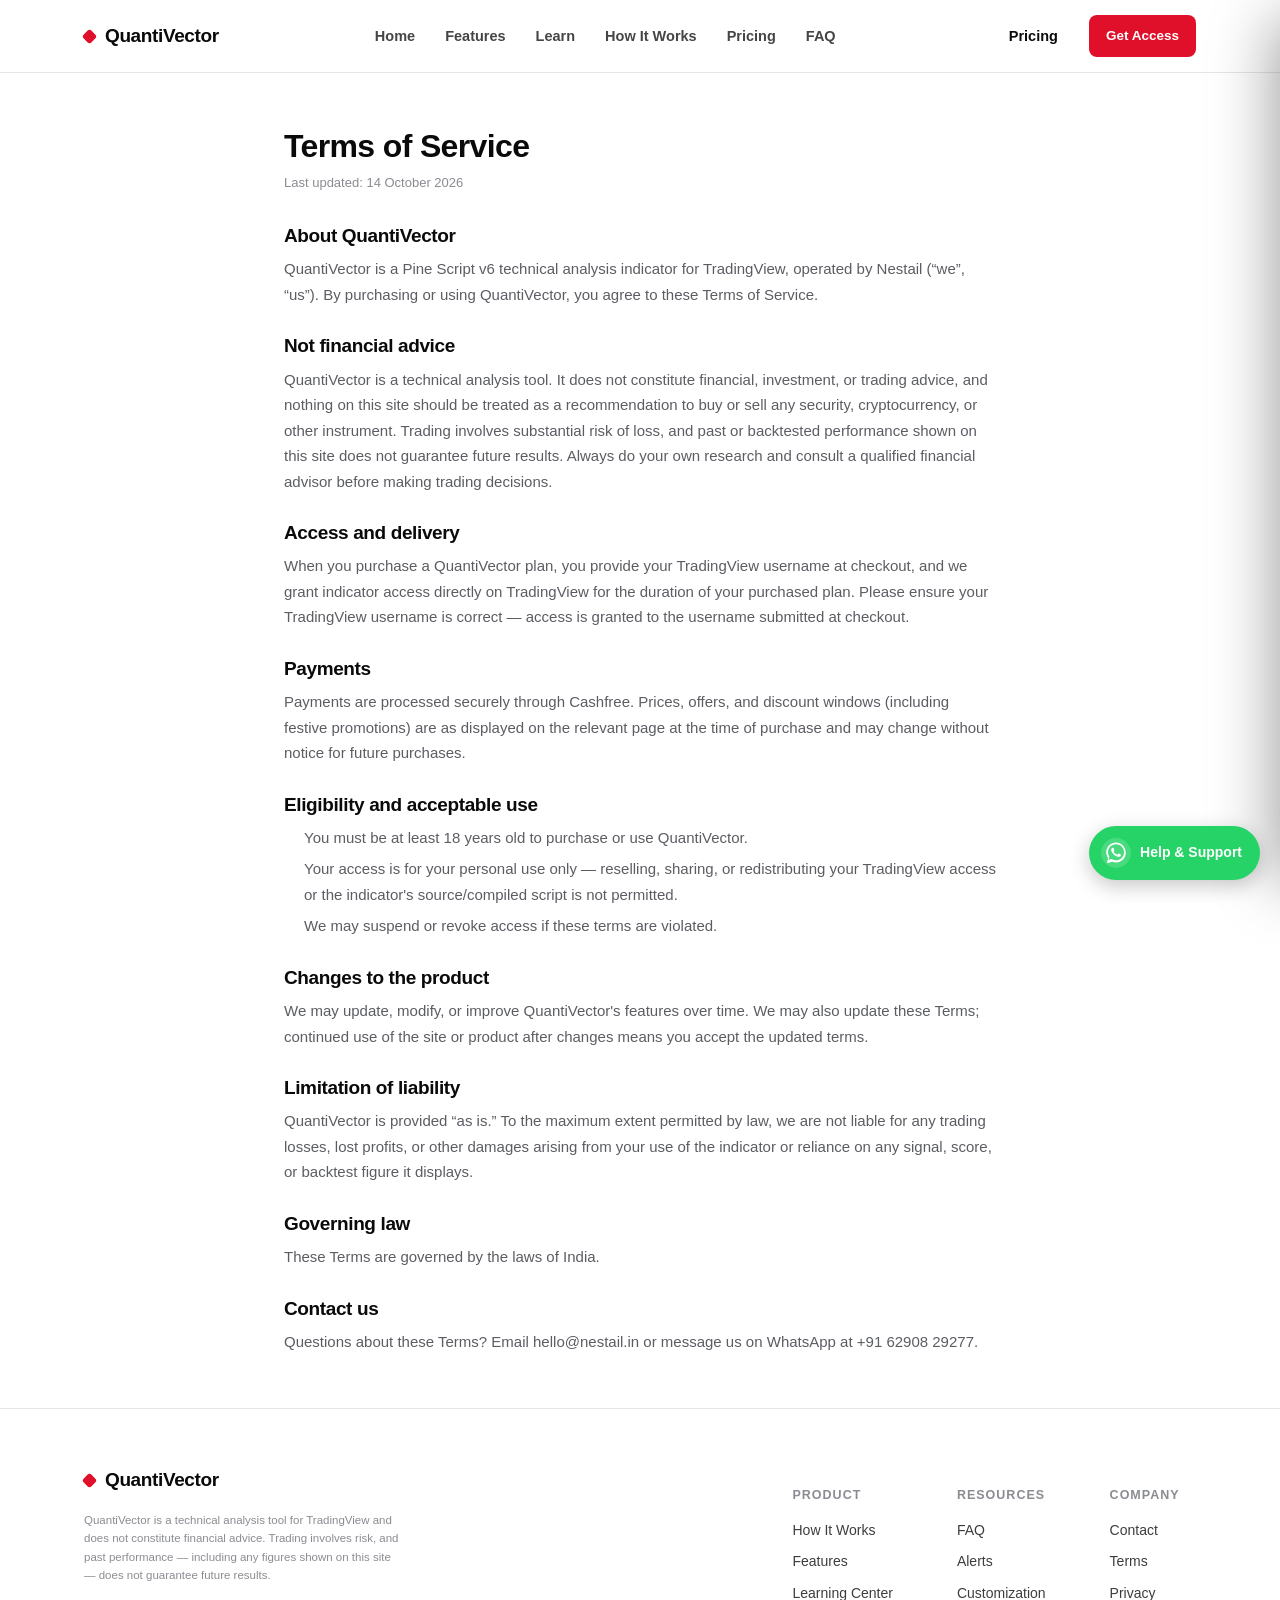
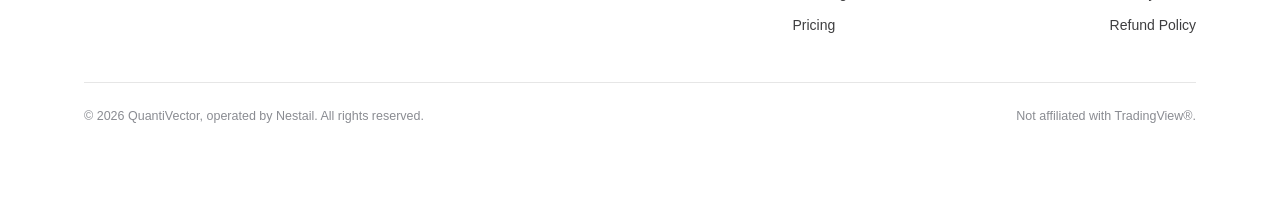
<file: terms.html>
<!DOCTYPE html>
<html lang="en">
<head>
<meta charset="UTF-8">
<meta name="viewport" content="width=device-width, initial-scale=1.0">

<!-- Google tag (gtag.js) -->
<script async src="https://www.googletagmanager.com/gtag/js?id=G-Q3YGLEC0SH"></script>
<script>
  window.dataLayer = window.dataLayer || [];
  function gtag(){dataLayer.push(arguments);}
  gtag('js', new Date());
  gtag('config', 'G-Q3YGLEC0SH');
</script>
<!-- Meta Pixel Code -->
<script>
!function(f,b,e,v,n,t,s)
{if(f.fbq)return;n=f.fbq=function(){n.callMethod?
n.callMethod.apply(n,arguments):n.queue.push(arguments)};
if(!f._fbq)f._fbq=n;n.push=n;n.loaded=!0;n.version='2.0';
n.queue=[];t=b.createElement(e);t.async=!0;
t.src=v;s=b.getElementsByTagName(e)[0];
s.parentNode.insertBefore(t,s)}(window, document,'script',
'https://connect.facebook.net/en_US/fbevents.js');
fbq('init', '1778656280052738');
fbq('track', 'PageView');
</script>
<noscript><img height="1" width="1" style="display:none"
src="https://www.facebook.com/tr?id=1778656280052738&ev=PageView&noscript=1"
/></noscript>
<!-- End Meta Pixel Code -->
<title>Terms of Service — QuantiVector</title>
<meta name="description" content="Terms of Service for QuantiVector, a TradingView indicator operated by Nestail: access, payments, acceptable use, and liability.">
<link rel="stylesheet" href="style.css">
</head>
<body>

<!-- ============ NAV ============ -->
<input type="checkbox" id="nav-toggle" class="nav-toggle-input">
<header class="nav">
  <div class="wrap">
    <a href="index.html" class="brand"><span class="dot"></span> QuantiVector</a>
    <nav class="navlinks">
      <a href="index.html">Home</a>
      <a href="features.html">Features</a>
      <a href="docs.html">Learn</a>
      <a href="index.html#how-it-works">How It Works</a>
      <a href="index.html#pricing">Pricing</a>
      <a href="index.html#faq">FAQ</a>
    </nav>
    <div class="nav-cta">
      <a href="index.html#pricing" class="btn btn-ghost-nav">Pricing</a>
      <a href="index.html#pricing" class="btn btn-red btn-sm">Get Access</a>
    </div>
    <label for="nav-toggle" class="nav-toggle-btn" aria-label="Open menu"><span></span><span></span><span></span></label>
  </div>
</header>
<label for="nav-toggle" class="mobile-backdrop" aria-hidden="true"></label>
<div class="mobile-panel">
  <div class="mp-head">
    <span class="brand"><span class="dot"></span> QuantiVector</span>
    <label for="nav-toggle" class="mp-close" aria-label="Close menu">
      <svg width="16" height="16" viewBox="0 0 24 24" fill="none"><path d="M5 5l14 14M19 5L5 19" stroke="currentColor" stroke-width="2.2" stroke-linecap="round"/></svg>
    </label>
  </div>
  <div class="mp-links">
    <a href="index.html">Home</a>
    <a href="features.html">Features</a>
    <a href="docs.html">Learn</a>
    <a href="index.html#how-it-works">How It Works</a>
    <a href="index.html#pricing">Pricing</a>
    <a href="index.html#faq">FAQ</a>
    <a href="index.html#pricing" class="btn btn-red btn-block">Get Access</a>
  </div>
</div>

<section class="wrap" style="max-width:760px;padding:56px 24px 40px;">
  <h1 style="font-size:32px;font-weight:800;margin-bottom:8px;">Terms of Service</h1>
  <p style="font-size:13px;color:var(--muted-2);margin-bottom:32px;">Last updated: 14 October 2026</p>
  <div style="font-size:15px;line-height:1.7;color:var(--muted);">
<h2 style="font-size:19px;font-weight:800;color:#0a0a0a;margin:28px 0 10px;">About QuantiVector</h2><p style="margin-bottom:14px;">QuantiVector is a Pine Script v6 technical analysis indicator for TradingView, operated by Nestail (“we”, “us”). By purchasing or using QuantiVector, you agree to these Terms of Service.</p><h2 style="font-size:19px;font-weight:800;color:#0a0a0a;margin:28px 0 10px;">Not financial advice</h2><p style="margin-bottom:14px;">QuantiVector is a technical analysis tool. It does not constitute financial, investment, or trading advice, and nothing on this site should be treated as a recommendation to buy or sell any security, cryptocurrency, or other instrument. Trading involves substantial risk of loss, and past or backtested performance shown on this site does not guarantee future results. Always do your own research and consult a qualified financial advisor before making trading decisions.</p><h2 style="font-size:19px;font-weight:800;color:#0a0a0a;margin:28px 0 10px;">Access and delivery</h2><p style="margin-bottom:14px;">When you purchase a QuantiVector plan, you provide your TradingView username at checkout, and we grant indicator access directly on TradingView for the duration of your purchased plan. Please ensure your TradingView username is correct — access is granted to the username submitted at checkout.</p><h2 style="font-size:19px;font-weight:800;color:#0a0a0a;margin:28px 0 10px;">Payments</h2><p style="margin-bottom:14px;">Payments are processed securely through Cashfree. Prices, offers, and discount windows (including festive promotions) are as displayed on the relevant page at the time of purchase and may change without notice for future purchases.</p><h2 style="font-size:19px;font-weight:800;color:#0a0a0a;margin:28px 0 10px;">Eligibility and acceptable use</h2><ul style="margin:0 0 14px 20px;padding:0;"><li style="margin-bottom:6px;">You must be at least 18 years old to purchase or use QuantiVector.</li><li style="margin-bottom:6px;">Your access is for your personal use only — reselling, sharing, or redistributing your TradingView access or the indicator's source/compiled script is not permitted.</li><li style="margin-bottom:6px;">We may suspend or revoke access if these terms are violated.</li></ul><h2 style="font-size:19px;font-weight:800;color:#0a0a0a;margin:28px 0 10px;">Changes to the product</h2><p style="margin-bottom:14px;">We may update, modify, or improve QuantiVector's features over time. We may also update these Terms; continued use of the site or product after changes means you accept the updated terms.</p><h2 style="font-size:19px;font-weight:800;color:#0a0a0a;margin:28px 0 10px;">Limitation of liability</h2><p style="margin-bottom:14px;">QuantiVector is provided “as is.” To the maximum extent permitted by law, we are not liable for any trading losses, lost profits, or other damages arising from your use of the indicator or reliance on any signal, score, or backtest figure it displays.</p><h2 style="font-size:19px;font-weight:800;color:#0a0a0a;margin:28px 0 10px;">Governing law</h2><p style="margin-bottom:14px;">These Terms are governed by the laws of India.</p><h2 style="font-size:19px;font-weight:800;color:#0a0a0a;margin:28px 0 10px;">Contact us</h2><p style="margin-bottom:14px;">Questions about these Terms? Email <a href="mailto:hello@nestail.in">hello@nestail.in</a> or message us on WhatsApp at <a href="https://wa.me/916290829277">+91 62908 29277</a>.</p>
  </div>
</section>

<footer>
  <div class="wrap">
    <div class="foot-top">
      <div style="max-width:320px;">
        <a href="index.html" class="brand"><span class="dot"></span> QuantiVector</a>
        <p class="foot-disc" style="margin-top:16px;">QuantiVector is a technical analysis tool for TradingView and does not constitute financial advice. Trading involves risk, and past performance — including any figures shown on this site — does not guarantee future results.</p>
      </div>
      <div class="foot-cols">
        <div class="foot-col">
          <h5>Product</h5>
          <a href="index.html#how-it-works">How It Works</a>
          <a href="features.html">Features</a>
          <a href="docs.html">Learning Center</a>
          <a href="index.html#pricing">Pricing</a>
        </div>
        <div class="foot-col">
          <h5>Resources</h5>
          <a href="index.html#faq">FAQ</a>
          <a href="features.html#alerts">Alerts</a>
          <a href="features.html#customization">Customization</a>
        </div>
        <div class="foot-col">
          <h5>Company</h5>
          <a href="mailto:hello@nestail.in">Contact</a>
          <a href="terms.html">Terms</a>
          <a href="privacy.html">Privacy</a>
          <a href="refund.html">Refund Policy</a>
        </div>
      </div>
    </div>
    <div class="foot-bottom">
      <span>© 2026 QuantiVector, operated by Nestail. All rights reserved.</span>
      <span>Not affiliated with TradingView®.</span>
    </div>
  </div>
</footer>

<!-- ===== WhatsApp Help & Support Widget ===== -->
<a href="https://wa.me/916290829277?text=I%20have%20a%20Query%20for%20QuantiVector%20Indicator" target="_blank" rel="noopener noreferrer" class="wa-support-btn" aria-label="Help &amp; Support on WhatsApp">
  <span class="wa-support-icon">
    <svg viewBox="0 0 32 32" width="26" height="26" fill="#fff" aria-hidden="true"><path d="M16.02 3C9.37 3 3.98 8.39 3.98 15.04c0 2.65.87 5.1 2.34 7.09L4.9 28.5l6.55-1.72a11.98 11.98 0 0 0 4.57.9h.01c6.65 0 12.04-5.39 12.04-12.04C28.06 8.39 22.67 3 16.02 3zm0 21.94h-.01a9.86 9.86 0 0 1-5.02-1.38l-.36-.21-3.75.98 1-3.65-.24-.37a9.86 9.86 0 0 1-1.5-5.27c0-5.46 4.44-9.9 9.9-9.9 2.64 0 5.13 1.03 6.99 2.9a9.82 9.82 0 0 1 2.9 6.99c0 5.46-4.44 9.9-9.9 9.9zm5.42-7.42c-.3-.15-1.75-.86-2.02-.96-.27-.1-.47-.15-.66.15-.2.3-.76.96-.93 1.16-.17.2-.34.22-.64.07-.3-.15-1.26-.46-2.4-1.48-.89-.79-1.48-1.77-1.66-2.07-.17-.3-.02-.46.13-.61.14-.14.3-.34.45-.51.15-.17.2-.3.3-.5.1-.2.05-.37-.02-.52-.07-.15-.66-1.59-.9-2.18-.24-.57-.48-.5-.66-.5h-.56c-.2 0-.52.07-.79.37-.27.3-1.03 1.01-1.03 2.46 0 1.45 1.06 2.85 1.2 3.05.15.2 2.09 3.19 5.06 4.47.71.31 1.26.49 1.69.63.71.23 1.36.2 1.87.12.57-.08 1.75-.71 2-1.4.25-.68.25-1.27.17-1.4-.07-.13-.27-.2-.57-.35z"/></svg>
  </span>
  <span class="wa-support-label">Help &amp; Support</span>
</a>
<style>
.wa-support-btn{position:fixed;right:20px;bottom:20px;z-index:999;display:flex;align-items:center;gap:9px;background:#25D366;color:#fff;text-decoration:none;font-weight:700;font-size:14px;padding:12px 18px 12px 12px;border-radius:999px;box-shadow:0 6px 20px rgba(0,0,0,.22);animation:waPulse 2.4s ease-in-out infinite;}
.wa-support-btn:hover{transform:translateY(-2px);box-shadow:0 8px 24px rgba(0,0,0,.28);}
.wa-support-icon{display:flex;align-items:center;justify-content:center;width:30px;height:30px;background:rgba(255,255,255,.16);border-radius:50%;flex-shrink:0;}
@keyframes waPulse{0%,100%{box-shadow:0 6px 20px rgba(37,211,102,.35)}50%{box-shadow:0 6px 20px rgba(37,211,102,.7)}}
@media (max-width:480px){.wa-support-label{display:none}.wa-support-btn{padding:12px;border-radius:50%;}}
</style>
</body>
</html>
</file>
<file: style.css>
/* ===================================================
   QuantiVector — Shared Design System
   White / Black / Red — professional trading-tool aesthetic
   =================================================== */

:root{
  --bg: #ffffff;
  --ink: #0a0a0a;
  --ink-soft: #1c1c1e;
  --muted: #5b5d63;
  --muted-2: #8a8c92;
  --red: #e0102a;
  --red-dark: #a10d1e;
  --red-tint: #fff1f2;
  --red-tint-2: #ffe1e4;
  --line: rgba(10,10,10,0.10);
  --grid-line: rgba(10,10,10,0.045);
  --radius: 14px;
  --radius-sm: 8px;
  --shadow-card: 0 1px 2px rgba(10,10,10,0.04), 0 12px 30px -18px rgba(10,10,10,0.18);
  --shadow-pop: 0 20px 60px -20px rgba(10,10,10,0.35);
  --max: 1160px;
  --font: -apple-system, BlinkMacSystemFont, "Inter", "Segoe UI", Helvetica, Arial, sans-serif;
}

*{box-sizing:border-box;}
html{scroll-behavior:smooth;}
body{
  margin:0;
  background:var(--bg);
  color:var(--ink);
  font-family:var(--font);
  line-height:1.55;
  -webkit-font-smoothing:antialiased;
}
img,svg{display:block;max-width:100%;}
a{color:inherit;text-decoration:none;}
ul{list-style:none;margin:0;padding:0;}
.wrap{max-width:var(--max);margin:0 auto;padding:0 24px;}

h1,h2,h3,h4{margin:0;line-height:1.12;letter-spacing:-0.02em;font-weight:800;}
p{margin:0;color:var(--muted);}

.eyebrow{
  display:inline-flex;align-items:center;gap:8px;
  font-size:12.5px;font-weight:800;letter-spacing:.14em;text-transform:uppercase;
  color:var(--red-dark);
  background:var(--red-tint);
  border:1px solid var(--red-tint-2);
  padding:7px 14px 7px 12px;border-radius:999px;
}
.eyebrow::before{content:"";width:7px;height:7px;border-radius:50%;background:var(--red);box-shadow:0 0 0 3px var(--red-tint-2);}

/* ---------- Pen-marker highlight ---------- */
.mark{position:relative;white-space:nowrap;z-index:1;display:inline-block;padding:0 2px;}
.mark::before{
  content:"";position:absolute;left:-6px;right:-6px;top:38%;bottom:-2px;
  background:rgba(224,16,42,.28);
  z-index:-1;transform:rotate(-1.2deg);
  border-radius:4px 9px 5px 10px/9px 4px 8px 3px;
}
.mark.ink::before{background:rgba(10,10,10,.10);}
.mark.wrap-ok{white-space:normal;}

/* scribble circle behind a stat number */
.scribble-wrap{position:relative;display:inline-block;}
.scribble-wrap svg{position:absolute;inset:-18% -22%;width:144%;height:136%;z-index:-1;}

/* squiggly underline for headline words */
.underline-scribble{position:relative;display:inline-block;}
.underline-scribble svg{position:absolute;left:-2%;right:-2%;bottom:-.18em;width:104%;height:.32em;}

/* ---------- Nav ---------- */
.nav{
  position:sticky;top:0;z-index:50;
  background:rgba(255,255,255,.86);
  backdrop-filter:blur(10px);
  border-bottom:1px solid var(--line);
}
.nav .wrap{display:flex;align-items:center;justify-content:space-between;height:72px;}
.brand{display:flex;align-items:center;gap:10px;font-weight:900;font-size:19px;letter-spacing:-0.02em;}
.brand .dot{width:11px;height:11px;border-radius:3px;background:var(--red);transform:rotate(45deg);}
.navlinks{display:flex;align-items:center;gap:30px;font-size:14.5px;font-weight:600;color:var(--ink-soft);}
.navlinks a{opacity:.82;transition:opacity .15s;}
.navlinks a:hover{opacity:1;}
.navlinks a.active{opacity:1;color:var(--red-dark);}
.nav-cta{display:flex;align-items:center;gap:14px;}

/* ---------- Mobile menu: slide-in sidebar drawer (checkbox-hack) ---------- */
.nav-toggle-input{display:none;}
.nav-toggle-btn{
  display:none;flex-direction:column;justify-content:center;gap:5px;
  width:38px;height:38px;flex:none;cursor:pointer;border-radius:8px;
  -webkit-tap-highlight-color:transparent;
}
.nav-toggle-btn span{width:22px;height:2px;background:var(--ink);border-radius:2px;transition:transform .2s ease, opacity .2s ease;transform-origin:center;}

.mobile-backdrop{
  position:fixed;inset:0;background:rgba(10,10,10,.5);
  opacity:0;pointer-events:none;transition:opacity .28s ease;z-index:150;
}
#nav-toggle:checked ~ .mobile-backdrop{opacity:1;pointer-events:auto;}

.mobile-panel{
  position:fixed;top:0;right:0;bottom:0;
  width:min(84vw,320px);
  background:#fff;z-index:151;
  transform:translateX(100%);
  transition:transform .32s cubic-bezier(.4,0,.2,1);
  display:flex;flex-direction:column;
  box-shadow:-24px 0 60px -20px rgba(10,10,10,.4);
  overflow-y:auto;
}
#nav-toggle:checked ~ .mobile-panel{transform:translateX(0);}

.mp-head{
  display:flex;align-items:center;justify-content:space-between;
  padding:18px 18px 16px;border-bottom:1px solid var(--line);flex:none;
}
.mp-head .brand{font-size:17px;}
.mp-close{
  width:34px;height:34px;border-radius:9px;display:flex;align-items:center;justify-content:center;
  cursor:pointer;color:var(--muted);border:1px solid var(--line);flex:none;transition:border-color .15s,color .15s;
  -webkit-tap-highlight-color:transparent;
}
.mp-close:hover{color:var(--red);border-color:var(--red);}

.mp-links{display:flex;flex-direction:column;padding:12px 20px 26px;gap:2px;flex:1 0 auto;}
.mp-links a{padding:14px 3px;font-size:15.5px;font-weight:700;color:var(--ink-soft);border-bottom:1px solid var(--line);}
.mp-links a.active{color:var(--red-dark);}
.mp-links .btn{margin-top:16px;}

body:has(#nav-toggle:checked){overflow:hidden;}

@media(max-width:960px){
  .nav-cta{display:none;}
  .nav-toggle-btn{display:flex;}
}

/* ---------- Buttons ---------- */
.btn{
  display:inline-flex;align-items:center;justify-content:center;gap:8px;
  padding:14px 24px;border-radius:10px;font-weight:800;font-size:15px;
  cursor:pointer;border:1.5px solid transparent;transition:transform .15s ease, box-shadow .15s ease, background .15s ease;
  white-space:nowrap;
}
.btn:active{transform:translateY(1px);}
.btn-primary{background:var(--ink);color:#fff;}
.btn-primary:hover{background:var(--red);box-shadow:0 10px 24px -10px rgba(224,16,42,.55);}
.btn-red{background:var(--red);color:#fff;}
.btn-red:hover{background:var(--red-dark);box-shadow:0 10px 24px -10px rgba(224,16,42,.55);}
.btn-outline{background:#fff;color:var(--ink);border-color:var(--line);}
.btn-outline:hover{border-color:var(--ink);}
.btn-ghost-nav{background:transparent;color:var(--ink);padding:10px 16px;font-size:14.5px;}
.btn-sm{padding:10px 16px;font-size:13.5px;border-radius:8px;}
.btn-block{width:100%;}

/* ---------- Hero ---------- */
.hero{
  position:relative;overflow:hidden;
  background-color:#fff;
  background-image:
    linear-gradient(rgba(10,10,10,.055) 1px, transparent 1px),
    linear-gradient(90deg, rgba(10,10,10,.055) 1px, transparent 1px);
  background-size:42px 42px;
  padding:64px 0 150px;
}
.hero::after{
  content:"";position:absolute;inset:0;pointer-events:none;z-index:1;
  background:radial-gradient(62% 46% at 50% 0%, rgba(255,255,255,0) 0%, #fff 94%);
}
.hero-blob{position:absolute;border-radius:50%;filter:blur(70px);pointer-events:none;z-index:0;}
.hero-blob-a{width:520px;height:520px;top:-220px;right:-140px;background:radial-gradient(circle, rgba(224,16,42,.22), rgba(224,16,42,0) 70%);}
.hero-blob-b{width:420px;height:420px;bottom:-180px;left:-120px;background:radial-gradient(circle, rgba(10,10,10,.08), rgba(10,10,10,0) 70%);}
.hero-wave{position:absolute;left:0;right:0;bottom:-1px;z-index:2;line-height:0;}
.hero-wave svg{width:100%;height:90px;display:block;}
.hero .wrap{position:relative;z-index:3;}
.hero-inner{display:grid;grid-template-columns:1.08fr .92fr;gap:56px;align-items:center;}
.hero-copy h1{font-size:60px;letter-spacing:-0.03em;}
.hero-copy .sub{margin-top:22px;font-size:19px;max-width:520px;color:var(--muted);}
.hero-copy .eyebrow{margin-bottom:24px;box-shadow:0 6px 18px -8px rgba(224,16,42,.35);}
.hero-cta-row{display:flex;align-items:center;gap:16px;margin-top:36px;flex-wrap:wrap;}
.hero-cta-row .btn-red{box-shadow:0 14px 30px -10px rgba(224,16,42,.55);animation:glowPulse 2.4s ease-in-out infinite;}
.hero-micro{margin-top:16px;font-size:13px;color:var(--muted-2);font-weight:600;}
.hero-badges{display:flex;gap:10px;margin-top:28px;flex-wrap:wrap;}
.hero-badge{
  display:inline-flex;align-items:center;gap:7px;font-size:12.5px;font-weight:800;color:var(--ink-soft);
  background:#fff;border:1px solid var(--line);padding:7px 13px;border-radius:999px;box-shadow:var(--shadow-card);
}
.hero-badge .dotcheck{width:15px;height:15px;border-radius:50%;background:#0a7a3d;display:flex;align-items:center;justify-content:center;flex:none;}
.hero-stats{display:flex;gap:30px;margin-top:44px;padding-top:28px;border-top:1px solid var(--line);}
.hero-stat b{display:block;font-size:28px;font-weight:900;letter-spacing:-0.02em;}
.hero-stat span{font-size:12.5px;color:var(--muted-2);font-weight:700;text-transform:uppercase;letter-spacing:.06em;}
.hero-visual{position:relative;}
.chart-card{
  background:#fff;border:1px solid var(--line);border-radius:18px;
  box-shadow:0 30px 70px -25px rgba(10,10,10,.35), 0 0 0 1px rgba(10,10,10,.02);
  position:relative;
}
.cc-inner{overflow:hidden;border-radius:inherit;}
.float-chip{
  position:absolute;display:flex;align-items:center;gap:9px;background:#fff;border:1px solid var(--line);
  border-radius:12px;padding:10px 14px;box-shadow:0 18px 38px -16px rgba(10,10,10,.3);z-index:5;
}
.float-chip .fc-ic{width:30px;height:30px;border-radius:8px;display:flex;align-items:center;justify-content:center;flex:none;}
.float-chip b{display:block;font-size:14.5px;font-weight:900;line-height:1.1;}
.float-chip span{display:block;font-size:10px;font-weight:700;color:var(--muted-2);text-transform:uppercase;letter-spacing:.04em;}
.float-chip-top{top:-18px;left:-26px;transform:rotate(-3deg);}
.float-chip-bottom{bottom:-16px;right:-22px;transform:rotate(2deg);}
.chart-card .cc-head{
  display:flex;align-items:center;justify-content:space-between;
  padding:14px 18px;border-bottom:1px solid var(--line);
}
.cc-head .cc-title{font-weight:800;font-size:13.5px;display:flex;align-items:center;gap:8px;}
.cc-head .cc-title .dotx{width:9px;height:9px;border-radius:2px;background:var(--red);transform:rotate(45deg);}
.cc-head .cc-badge{font-size:11px;font-weight:800;color:#0a7a3d;background:#eafaf1;border:1px solid #cdf2dd;padding:4px 9px;border-radius:999px;}

/* ---------- Ticker marquee (post-hero) ---------- */
.ticker-band{background:var(--ink);padding:0;overflow:hidden;position:relative;border-bottom:1px solid rgba(255,255,255,.06);display:flex;align-items:center;}
.ticker-label{
  flex:none;display:flex;align-items:center;gap:8px;background:#141416;color:rgba(255,255,255,.55);
  font-size:10.5px;font-weight:800;letter-spacing:.08em;text-transform:uppercase;padding:16px 18px;
  border-right:1px solid rgba(255,255,255,.08);white-space:nowrap;
}
.ticker-viewport{overflow:hidden;flex:1;}
.ticker-track{display:flex;align-items:center;gap:0;white-space:nowrap;animation:tickerScroll 26s linear infinite;width:max-content;}
.ticker-item{display:inline-flex;align-items:center;gap:10px;padding:18px 34px;font-size:13.5px;font-weight:800;color:rgba(255,255,255,.8);letter-spacing:.02em;}
.ticker-item .tk-up{color:#3ddc84;}
.ticker-item .tk-dn{color:#ff5468;}
.ticker-sep{width:1px;height:14px;background:rgba(255,255,255,.14);}
@keyframes tickerScroll{from{transform:translateX(0);}to{transform:translateX(-50%);}}

/* ---------- Section Dividers (unique per transition) ---------- */
.sec-divider{position:relative;width:100%;overflow:hidden;background:#fff;}

/* 1. Candlestick skyline */
.div-candles{padding:24px 0 18px;border-top:1px solid var(--line);border-bottom:1px solid var(--line);}
.div-candles .dc-row{display:flex;align-items:flex-end;justify-content:center;gap:6px;height:46px;}
.div-candles .dc-bar{width:6px;border-radius:2px 2px 0 0;position:relative;}
.div-candles .dc-bar::before{content:"";position:absolute;left:50%;top:-6px;width:1.4px;height:6px;background:inherit;transform:translateX(-50%);}
.div-candles .dc-cap{display:flex;align-items:center;justify-content:space-between;max-width:var(--max);margin:14px auto 0;padding:0 24px;font-size:11.5px;font-weight:800;color:var(--muted-2);letter-spacing:.04em;text-transform:uppercase;}
.div-candles .dc-cap .dcdot{width:8px;height:8px;background:var(--red);transform:rotate(45deg);display:inline-block;margin-right:8px;}

/* 2. Flow path */
.div-flow{padding:28px 0;}
.div-flow .df-line{max-width:var(--max);margin:0 auto;padding:0 24px;display:flex;align-items:center;gap:0;}
.div-flow .df-track{flex:1;height:0;border-top:1.5px dashed var(--line);position:relative;}
.div-flow .df-arrow{position:absolute;top:-5px;width:9px;height:9px;border-top:1.5px solid var(--muted-2);border-right:1.5px solid var(--muted-2);transform:rotate(45deg);}
.div-flow .df-pill{
  flex:none;margin:0 20px;background:var(--ink);color:#fff;font-size:12px;font-weight:800;padding:9px 18px;border-radius:999px;
  display:flex;align-items:center;gap:8px;box-shadow:var(--shadow-card);white-space:nowrap;
}

/* 3. Marker swoosh with score chips */
.div-swoosh{padding:34px 0 52px;position:relative;}
.div-swoosh svg.swoosh-bg{width:100%;height:76px;display:block;}
.div-swoosh .sw-chip{position:absolute;top:6px;font-family:Arial;transform:rotate(-2deg);}
.div-swoosh .sw-chip b{font-size:13.5px;font-weight:900;padding:6px 11px;border-radius:8px;display:inline-block;box-shadow:var(--shadow-card);}

/* 4/5. Diagonal cut */
.div-cut{height:64px;position:relative;overflow:hidden;}
.div-cut .cut-shape{position:absolute;inset:0;}
.div-cut.to-black{background:#fff;}
.div-cut.to-black .cut-shape{background:#0a0a0a;clip-path:polygon(0 100%, 100% 0, 100% 100%);}
.div-cut.to-white{background:#0a0a0a;}
.div-cut.to-white .cut-shape{background:#fff;clip-path:polygon(0 0, 100% 100%, 0 100%);}
.div-cut .cut-badge{
  position:absolute;left:50%;top:50%;transform:translate(-50%,-50%);
  display:flex;align-items:center;gap:8px;background:var(--red);color:#fff;font-size:11.5px;font-weight:800;
  padding:9px 18px;border-radius:999px;letter-spacing:.03em;text-transform:uppercase;box-shadow:0 14px 30px -10px rgba(224,16,42,.6);z-index:2;white-space:nowrap;
}

/* 6. Diamond strip */
.div-diamonds{padding:22px 0;background:linear-gradient(180deg,#fff,#fff8f8);border-top:1px solid var(--line);border-bottom:1px solid var(--line);}
.div-diamonds .dd-row{display:flex;align-items:center;justify-content:center;gap:14px;flex-wrap:wrap;}
.div-diamonds .dd-dot{width:8px;height:8px;transform:rotate(45deg);flex:none;}
.div-diamonds .dd-text{font-size:12px;font-weight:800;color:var(--ink-soft);text-transform:uppercase;letter-spacing:.05em;}

/* 7. Measuring tape */
.div-tape{padding:36px 0 24px;}
.div-tape .dt-row{position:relative;max-width:var(--max);margin:0 auto;padding:0 24px;height:2px;}
.div-tape .dt-line{position:absolute;left:24px;right:24px;top:0;height:1px;background:var(--line);}
.div-tape .dt-tick{position:absolute;top:-9px;width:1.6px;height:19px;background:var(--muted-2);transform:translateX(-50%);}
.div-tape .dt-label{position:absolute;top:-30px;transform:translateX(-50%);font-size:9.5px;font-weight:800;color:var(--muted-2);letter-spacing:.05em;white-space:nowrap;}

/* 8. Pulse ping center */
.div-ping{padding:32px 0;}
.div-ping .dp-row{max-width:var(--max);margin:0 auto;padding:0 24px;display:flex;align-items:center;gap:18px;}
.div-ping .dp-line{flex:1;height:1px;background:var(--line);}
.div-ping .dp-center{flex:none;display:flex;align-items:center;gap:10px;font-size:12.5px;font-weight:800;color:var(--ink-soft);}
.div-ping .dp-dotwrap{position:relative;width:16px;height:16px;display:flex;align-items:center;justify-content:center;flex:none;}
.div-ping .dp-core{width:8px;height:8px;border-radius:50%;background:var(--red);}
.div-ping .dp-ring{position:absolute;inset:0;border-radius:50%;border:1.5px solid var(--red);animation:pingPulse 1.9s cubic-bezier(.35,0,.55,1) infinite;}

@media(max-width:700px){
  .div-candles .dc-row{gap:4px;height:34px;}
  .div-candles .dc-cap span:last-child{display:none;}
  .div-swoosh{padding:24px 0 62px;}
  .div-swoosh .sw-chip b{font-size:11.5px;padding:5px 8px;}
  .div-tape .dt-label{font-size:8.5px;}
  .div-flow .df-pill{font-size:11px;padding:8px 14px;margin:0 10px;}
}

/* ---------- Split grid (used by any two-column feature/teaser row) ---------- */
.split-grid{display:grid;grid-template-columns:1fr 1fr;gap:56px;align-items:center;}
.split-head{font-size:34px;margin-top:16px;}
.split-head.white{color:#fff;}
.split-copy p{margin-top:16px;font-size:16px;}
.split-copy .btn{margin-top:26px;}
@media(max-width:960px){
  .split-grid{grid-template-columns:1fr;gap:40px;}
}
@media(max-width:600px){
  .split-head{font-size:25px;}
}

/* ---------- Live report panel (backtest teaser) ---------- */
.report-panel{background:#141416;border:1px solid rgba(255,255,255,.08);border-radius:14px;padding:26px;max-width:100%;}
.report-panel-head{font-size:11px;letter-spacing:.1em;text-transform:uppercase;font-weight:800;color:rgba(255,255,255,.45);display:flex;align-items:center;gap:7px;}
.report-stats{display:flex;justify-content:space-between;margin-top:18px;gap:14px 10px;flex-wrap:wrap;}
.report-stats > div{min-width:84px;}
.report-stats .val{font-size:32px;font-weight:900;color:#fff;line-height:1.1;}
.report-stats .lbl{font-size:12px;color:rgba(255,255,255,.5);font-weight:700;margin-top:2px;}
.report-rule{margin-top:22px;height:1px;background:rgba(255,255,255,.08);}
.report-foot{margin-top:16px;font-size:12.5px;color:rgba(255,255,255,.4);}
@media(max-width:480px){
  .report-panel{padding:20px;}
  .report-stats .val{font-size:25px;}
  .report-stats > div{min-width:44%;}
}

/* ---------- Sections generic ---------- */
section{padding:96px 0;}
.section-head{max-width:640px;margin:0 auto 56px;text-align:center;}
.section-head h2{font-size:36px;margin-top:16px;}
.section-head p{font-size:16.5px;margin-top:14px;}
.section-head.left{margin:0 0 48px;text-align:left;}
.band-black{background:var(--ink);color:#fff;}
.band-black p{color:rgba(255,255,255,.68);}
.band-red-line{border-top:3px solid var(--red);}
.band-tint{background:linear-gradient(180deg,#fff, #fff8f8 60%, #fff);}

/* ---------- Value prop cards ---------- */
.grid-3{display:grid;grid-template-columns:repeat(3,1fr);gap:22px;}
.grid-4{display:grid;grid-template-columns:repeat(4,1fr);gap:20px;}
.grid-2{display:grid;grid-template-columns:1fr 1fr;gap:22px;}
.card{
  background:#fff;border:1px solid var(--line);border-radius:var(--radius);
  padding:28px;box-shadow:var(--shadow-card);
}
.card .ic{
  width:46px;height:46px;border-radius:10px;background:var(--ink);
  display:flex;align-items:center;justify-content:center;margin-bottom:18px;
}
.card .ic.red{background:var(--red);}
.card h3{font-size:18px;margin-bottom:10px;}
.card p{font-size:14.5px;}

/* ---------- Key / Highlight feature cards (sales-critical) ---------- */
.key-grid{display:grid;grid-template-columns:repeat(3,1fr);gap:22px;}
.key-card{
  position:relative;background:#fff;border:1.5px solid var(--line);border-radius:16px;
  padding:26px 24px 26px;box-shadow:var(--shadow-card);overflow:hidden;
  transition:border-color .18s, transform .18s, box-shadow .18s;
}
.key-card::before{
  content:"";position:absolute;top:0;left:0;right:0;height:4px;
  background:linear-gradient(90deg, var(--red), #ff5468 50%, var(--red));
  opacity:.9;
}
.key-card:hover{border-color:var(--red);transform:translateY(-5px);box-shadow:0 26px 50px -22px rgba(224,16,42,.45);}
.key-card .kf-demo{
  background:radial-gradient(120% 140% at 15% 0%, #ffffff 0%, #fbfbfc 55%, #f6f6f8 100%);
  border:1px solid var(--line);border-radius:12px;padding:10px;margin-bottom:18px;
  box-shadow:inset 0 1px 0 rgba(255,255,255,.9), inset 0 -14px 24px -20px rgba(10,10,10,.15);
}
.badge-star{
  display:inline-flex;align-items:center;gap:6px;
  background:linear-gradient(135deg,#1a1a1c,var(--ink));color:#fff;font-size:10.5px;font-weight:800;letter-spacing:.06em;text-transform:uppercase;
  padding:5px 10px 5px 8px;border-radius:999px;position:absolute;top:20px;right:16px;
  box-shadow:0 6px 16px -6px rgba(10,10,10,.5);
}
.badge-star svg{width:11px;height:11px;}
.key-card h3{font-size:17.5px;margin-bottom:9px;padding-right:70px;}
.key-card p{font-size:14px;}
.key-card .kf-link{display:inline-flex;align-items:center;gap:6px;margin-top:14px;font-size:13px;font-weight:800;color:var(--red-dark);}

/* icon chips (instant-recognition glyphs) */
.icon-chip{
  width:50px;height:50px;border-radius:13px;display:flex;align-items:center;justify-content:center;
  background:linear-gradient(135deg,var(--red),var(--red-dark));
  box-shadow:0 12px 22px -10px rgba(224,16,42,.6);
  margin-bottom:16px;
}
.icon-chip svg{width:24px;height:24px;}

/* ---------- Motion: pulse / glow / draw-in (used inside demo SVGs) ---------- */
@keyframes pingPulse{
  0%{transform:scale(.55);opacity:.55;}
  75%{transform:scale(2.1);opacity:0;}
  100%{opacity:0;}
}
.ping{
  transform-box:fill-box;transform-origin:center;
  animation:pingPulse 1.9s cubic-bezier(.35,0,.55,1) infinite;
}
.ping.slow{animation-duration:2.6s;}
.ping.d2{animation-delay:.6s;}
.ping.d3{animation-delay:1.2s;}

@keyframes glowPulse{
  0%,100%{filter:drop-shadow(0 0 0 rgba(224,16,42,0));}
  50%{filter:drop-shadow(0 0 9px rgba(224,16,42,.7));}
}
.glow-badge{animation:glowPulse 2.1s ease-in-out infinite;}
@keyframes glowPulseDark{
  0%,100%{filter:drop-shadow(0 0 0 rgba(10,10,10,0));}
  50%{filter:drop-shadow(0 0 8px rgba(10,10,10,.45));}
}
.glow-badge-dark{animation:glowPulseDark 2.1s ease-in-out infinite;}

@keyframes liveBlink{0%,100%{opacity:1;}50%{opacity:.3;}}
.live-dot{animation:liveBlink 1.3s ease-in-out infinite;}

@keyframes drawLine{from{stroke-dashoffset:800;}to{stroke-dashoffset:0;}}
.draw-line{stroke-dasharray:800;animation:drawLine 2.4s ease-out forwards;}

@keyframes riseFade{from{opacity:0;transform:translateY(6px);}to{opacity:1;transform:translateY(0);}}
.rise-in{transform-box:fill-box;animation:riseFade .7s ease-out forwards;}

.top-reasons-strip{
  display:grid;grid-template-columns:repeat(3,1fr);gap:16px;margin-top:36px;
}
.reason-mini{
  border:1px solid var(--line);border-radius:12px;padding:16px;background:#fff;text-align:left;
  transition:border-color .15s, transform .15s;
}
.reason-mini:hover{border-color:var(--red);transform:translateY(-2px);}
.reason-mini .rn{
  display:inline-flex;align-items:center;justify-content:center;width:24px;height:24px;border-radius:6px;
  background:var(--red);color:#fff;font-size:11.5px;font-weight:900;margin-bottom:10px;
}
.reason-mini h5{font-size:13.8px;font-weight:800;margin-bottom:6px;letter-spacing:-0.01em;}
.reason-mini p{font-size:12.3px;}

/* ---------- Feature grid teaser (home) ---------- */
.feat-mini{
  border:1px solid var(--line);border-radius:var(--radius);padding:24px;background:#fff;
  transition:border-color .15s, box-shadow .15s, transform .15s;
}
.feat-mini:hover{border-color:var(--red);box-shadow:var(--shadow-card);transform:translateY(-2px);}
.feat-mini .tag{font-size:11px;font-weight:800;letter-spacing:.08em;text-transform:uppercase;color:var(--red-dark);}
.feat-mini h4{font-size:16.5px;margin:10px 0 8px;}
.feat-mini p{font-size:13.8px;}

/* ---------- How it works flow ---------- */
.flow{display:grid;grid-template-columns:repeat(4,1fr);gap:0;position:relative;}
.flow-step{padding:0 18px;position:relative;}
.flow-step .num{
  width:38px;height:38px;border-radius:50%;border:2px solid var(--ink);
  display:flex;align-items:center;justify-content:center;font-weight:900;font-size:15px;margin-bottom:18px;
  background:#fff;
}
.flow-step h4{font-size:16px;margin-bottom:8px;}
.flow-step p{font-size:13.8px;}
.flow-step::after{
  content:"";position:absolute;top:19px;left:calc(100% - 18px);width:36px;height:2px;
  background:repeating-linear-gradient(90deg, var(--line) 0 6px, transparent 6px 10px);
}
.flow-step:last-child::after{display:none;}

/* ---------- Feature page layout ---------- */
.feature-hero{padding:72px 0 48px;text-align:center;background:#fff;border-bottom:1px solid var(--line);
  background-image:linear-gradient(rgba(10,10,10,.045) 1px, transparent 1px), linear-gradient(90deg, rgba(10,10,10,.045) 1px, transparent 1px);
  background-size:42px 42px;
}
.feature-hero h1{font-size:42px;}
.feature-hero p{max-width:620px;margin:18px auto 0;font-size:17px;}
.feat-nav{display:flex;flex-wrap:wrap;gap:10px;justify-content:center;margin-top:30px;}
.feat-nav a{
  font-size:13px;font-weight:700;padding:8px 14px;border-radius:999px;border:1px solid var(--line);background:#fff;
}
.feat-nav a:hover{border-color:var(--red);color:var(--red-dark);}

.f-block{padding:80px 0;border-bottom:1px solid var(--line);}
.f-block:nth-child(even){background:#fcfcfd;}
.f-inner{display:grid;grid-template-columns:.95fr 1.05fr;gap:60px;align-items:center;}
.f-inner.rev{grid-template-columns:1.05fr .95fr;}
.f-inner.rev .f-visual{order:2;}
.f-inner.rev .f-copy{order:1;}
.f-copy .kicker{font-size:12px;font-weight:800;letter-spacing:.1em;text-transform:uppercase;color:var(--red-dark);margin-bottom:14px;display:block;}
.f-copy h2{font-size:30px;}
.f-copy p.lead{margin-top:16px;font-size:16px;}
.f-list{margin-top:22px;display:flex;flex-direction:column;gap:12px;}
.f-list li{display:flex;gap:12px;font-size:14.8px;color:var(--ink-soft);align-items:flex-start;}
.f-list .chk{
  flex:none;width:20px;height:20px;border-radius:6px;background:var(--red);
  display:flex;align-items:center;justify-content:center;margin-top:1px;
}
.f-visual{
  background:#fff;border:1px solid var(--line);border-radius:16px;padding:20px;box-shadow:var(--shadow-card);
}
.f-visual .cap{margin-top:14px;font-size:12.5px;color:var(--muted-2);text-align:center;font-weight:600;}

/* ---------- Pricing ---------- */
.pricing-grid{display:grid;grid-template-columns:repeat(3,1fr);gap:22px;align-items:stretch;}
.plan{
  position:relative;border:1px solid var(--line);border-radius:16px;padding:32px 26px;background:#fff;
  display:flex;flex-direction:column;box-shadow:var(--shadow-card);
}
.price-row{display:flex;align-items:center;gap:9px;margin-top:14px;}
.price-old{display:block;margin-top:14px;font-size:14px;font-weight:700;color:var(--muted-2);text-decoration:line-through;}
.price-badge{
  display:inline-flex;align-items:center;font-size:10.5px;font-weight:800;letter-spacing:.04em;text-transform:uppercase;
  color:#0a7a3d;background:#eafaf1;border:1px solid #cdf2dd;padding:3px 9px;border-radius:999px;
}
.plan.pop .price-old{color:rgba(255,255,255,.5);}
.plan.pop .price-badge{background:rgba(34,197,94,.18);border-color:rgba(34,197,94,.35);color:#4ade80;}
.plan .price-row + .price, .plan .price-old + .price{margin-top:2px;}
.plan.pop{border-color:var(--red);position:relative;background:var(--ink);color:#fff;box-shadow:var(--shadow-pop);}
.plan.pop p, .plan.pop .plan-desc{color:rgba(255,255,255,.65);}
.plan.pop .price small{color:rgba(255,255,255,.55);}
.plan.pop .f-list li{color:#fff;}
.plan-badge{
  position:absolute;top:-13px;left:50%;transform:translateX(-50%);
  background:var(--red);color:#fff;font-size:11px;font-weight:800;letter-spacing:.06em;text-transform:uppercase;
  padding:5px 14px;border-radius:999px;white-space:nowrap;
}
.plan-name{font-size:14px;font-weight:800;letter-spacing:.06em;text-transform:uppercase;color:var(--red-dark);}
.plan.pop .plan-name{color:#ff6b7d;}
.plan .price{margin:14px 0 4px;font-size:42px;font-weight:900;letter-spacing:-0.02em;}
.plan .price small{font-size:14px;font-weight:700;color:var(--muted);}
.plan-desc{font-size:13.5px;color:var(--muted);margin-bottom:20px;}
.plan .f-list{margin-bottom:26px;flex:1;}
.plan .f-list .chk{background:var(--red);}
.plan.pop .f-list .chk{background:#fff;}
.plan.pop .f-list .chk svg path{stroke:var(--ink);}

/* ---------- Double Dhamaka pricing extras ---------- */
.plan-setup{font-size:12.5px;font-weight:700;color:var(--muted);margin-top:4px;}
.plan.pop .plan-setup{color:rgba(255,255,255,.65);}
.plan-total{font-size:12.5px;font-weight:800;color:var(--ink-soft);margin-top:3px;}
.plan.pop .plan-total{color:#fff;}
.plan-save{
  display:inline-flex;align-items:center;font-size:12px;font-weight:800;
  color:#0a7a3d;background:#eafaf1;border:1px solid #cdf2dd;padding:5px 11px;border-radius:999px;
  margin-top:12px;
}
.plan.pop .plan-save{background:rgba(34,197,94,.18);border-color:rgba(34,197,94,.35);color:#4ade80;}
.dd-chip{
  display:inline-flex;align-items:center;font-size:10.5px;font-weight:800;letter-spacing:.04em;text-transform:uppercase;
  color:#fff;background:linear-gradient(135deg,var(--red),var(--red-dark));padding:4px 10px;border-radius:999px;
  margin-bottom:12px;box-shadow:0 6px 14px -6px rgba(224,16,42,.6);
}
.dd-bonus{
  margin-top:14px;font-size:12.5px;font-weight:700;color:var(--red-dark);
  background:var(--red-tint);border:1px solid var(--red-tint-2);border-radius:10px;padding:10px 12px;line-height:1.4;
}
.dd-bonus span{display:block;margin-top:3px;font-size:11.5px;font-weight:800;color:var(--muted);}
.plan.pop .dd-bonus{background:rgba(224,16,42,.16);border-color:rgba(224,16,42,.32);color:#ff9aa6;}
.plan.pop .dd-bonus span{color:rgba(255,255,255,.55);}

/* ---------- Double Dhamaka hero banner ---------- */
.dd-banner{
  background:linear-gradient(180deg,#fff6f6,#fff);
  border-bottom:1px solid var(--red-tint-2);
  padding:56px 0 48px;position:relative;overflow:hidden;
}
.dd-banner::before{
  content:"";position:absolute;inset:0;
  background:radial-gradient(60% 80% at 50% -10%, rgba(224,16,42,.14), transparent 70%);
  pointer-events:none;
}
.dd-banner-inner{position:relative;z-index:1;max-width:720px;margin:0 auto;text-align:center;}
.dd-eyebrow{margin-bottom:18px;box-shadow:0 6px 18px -8px rgba(224,16,42,.35);}
.dd-title{font-size:34px;letter-spacing:-0.02em;color:var(--ink);}
.dd-sub{margin-top:14px;font-size:15.5px;color:var(--ink-soft);}
.dd-sub b{color:var(--red-dark);}
.dd-timer{display:flex;align-items:center;justify-content:center;gap:14px;margin-top:26px;}
.dd-tbox{
  background:var(--ink);color:#fff;border-radius:12px;padding:12px 18px;min-width:64px;text-align:center;
  box-shadow:0 14px 30px -14px rgba(10,10,10,.5);
}
.dd-tval{display:block;font-size:26px;font-weight:900;letter-spacing:-0.01em;font-variant-numeric:tabular-nums;}
.dd-tlabel{display:block;font-size:10px;font-weight:800;letter-spacing:.08em;color:rgba(255,255,255,.55);margin-top:2px;}
.dd-valid{margin-top:14px;font-size:13px;color:var(--muted-2);font-weight:600;}
.dd-cta{margin-top:24px;box-shadow:0 14px 30px -10px rgba(224,16,42,.55);animation:glowPulse 2.4s ease-in-out infinite;}

/* ---------- Fixed bottom Double Dhamaka bar ---------- */
body{padding-bottom:64px;}
.dd-bottombar{
  position:fixed;left:0;right:0;bottom:0;z-index:200;
  background:linear-gradient(90deg,var(--red),var(--red-dark));
  box-shadow:0 -10px 30px -14px rgba(10,10,10,.4);
}
.dd-bottombar-inner{
  max-width:var(--max);margin:0 auto;padding:12px 24px;
  display:flex;align-items:center;justify-content:space-between;gap:16px;flex-wrap:wrap;
}
.dd-bottombar-text{color:#fff;font-size:13.5px;font-weight:700;}
.dd-bottombar-text b{font-weight:900;}
.dd-bottombar-timer{
  display:inline-flex;align-items:center;font-variant-numeric:tabular-nums;font-weight:900;
  background:rgba(10,10,10,.35);padding:3px 9px;border-radius:6px;margin-left:2px;
}
.dd-bottombar-cta{background:#fff;color:var(--red-dark);}
.dd-bottombar-cta:hover{background:#fff;box-shadow:0 8px 20px -8px rgba(10,10,10,.4);}

/* ---------- FAQ ---------- */
.faq{max-width:760px;margin:0 auto;}
.faq-item{border-bottom:1px solid var(--line);padding:22px 0;}
.faq-item summary{cursor:pointer;font-weight:800;font-size:16px;list-style:none;display:flex;justify-content:space-between;align-items:center;gap:20px;}
.faq-item summary::-webkit-details-marker{display:none;}
.faq-item summary::after{content:"+";font-size:22px;font-weight:400;color:var(--red);flex:none;}
.faq-item[open] summary::after{content:"–";}
.faq-item p{margin-top:12px;font-size:14.8px;}

/* ---------- CTA band ---------- */
.cta-band{
  background:var(--ink);color:#fff;border-radius:22px;padding:64px 54px;
  display:flex;align-items:center;justify-content:space-between;gap:30px;flex-wrap:wrap;
  background-image:radial-gradient(circle at 15% 20%, rgba(224,16,42,.35), transparent 45%);
}
.cta-band h3{font-size:30px;color:#fff;max-width:520px;}
.cta-band p{color:rgba(255,255,255,.65);margin-top:10px;font-size:15px;}

/* ---------- Footer ---------- */
footer{background:#fff;border-top:1px solid var(--line);padding:56px 0 30px;}
.foot-top{display:flex;justify-content:space-between;gap:40px;flex-wrap:wrap;padding-bottom:36px;border-bottom:1px solid var(--line);}
.foot-cols{display:flex;gap:64px;}
.foot-col h5{font-size:12.5px;text-transform:uppercase;letter-spacing:.08em;color:var(--muted-2);margin-bottom:14px;}
.foot-col a{display:block;font-size:14px;color:var(--ink-soft);margin-bottom:10px;opacity:.85;}
.foot-col a:hover{opacity:1;color:var(--red-dark);}
.foot-bottom{display:flex;justify-content:space-between;align-items:center;padding-top:24px;font-size:12.5px;color:var(--muted-2);flex-wrap:wrap;gap:12px;}
.foot-disc{max-width:560px;font-size:11.5px;color:var(--muted-2);line-height:1.6;}

/* ---------- Responsive ---------- */
@media(max-width:960px){
  .hero-inner{grid-template-columns:1fr;}
  .hero-copy h1{font-size:38px;}
  .grid-3,.grid-4,.grid-2{grid-template-columns:1fr 1fr;}
  .flow{grid-template-columns:1fr 1fr;gap:36px 0;}
  .flow-step::after{display:none;}
  .f-inner,.f-inner.rev{grid-template-columns:1fr;}
  .f-inner.rev .f-visual,.f-inner.rev .f-copy{order:initial;}
  .pricing-grid{grid-template-columns:1fr;max-width:440px;margin:0 auto;}
  .navlinks{display:none;}
  .key-grid{grid-template-columns:1fr 1fr;}
  .top-reasons-strip{grid-template-columns:1fr 1fr;}
  .dd-title{font-size:28px;}
}
@media(max-width:600px){
  .grid-3,.grid-4,.grid-2{grid-template-columns:1fr;}
  .pricing-grid{grid-template-columns:1fr;}
  .hero-stats{flex-wrap:wrap;gap:20px;}
  .cta-band{padding:40px 26px;}
  .key-grid{grid-template-columns:1fr;}
  .top-reasons-strip{grid-template-columns:1fr;}
  .hero{padding:48px 0 110px;}
  .hero-copy h1{font-size:32px;}
  .hero-copy .sub{font-size:16.5px;}
  .hero-cta-row{flex-direction:column;align-items:stretch;}
  .hero-cta-row .btn{width:100%;text-align:center;}
  .hero-badge{font-size:11.5px;padding:6px 11px;}
  .float-chip{padding:8px 10px;gap:6px;}
  .float-chip .fc-ic{width:24px;height:24px;}
  .float-chip b{font-size:12.5px;}
  .float-chip span{font-size:9px;}
  .float-chip-top{top:-12px;left:-10px;}
  .float-chip-bottom{bottom:-12px;right:-10px;}
  .cc-title{font-size:12px;overflow:hidden;text-overflow:ellipsis;white-space:nowrap;max-width:200px;}
  .cta-band h3{font-size:24px;}
  .ticker-label{padding:12px 12px;font-size:9.5px;}
  .ticker-item{padding:14px 20px;font-size:12px;}
  .plan .price{font-size:34px;}
  .f-copy h2{font-size:25px;}
  .section-head h2{font-size:27px;}
  .feature-hero h1{font-size:30px;}
  .div-tape .dt-label:nth-child(6),.div-tape .dt-label:nth-child(8){display:none;}
  .dd-banner{padding:40px 0 34px;}
  .dd-title{font-size:24px;}
  .dd-sub{font-size:13.5px;}
  .dd-timer{gap:9px;margin-top:20px;}
  .dd-tbox{padding:9px 12px;min-width:50px;}
  .dd-tval{font-size:19px;}
  .dd-tlabel{font-size:9px;}
  .dd-bottombar-inner{padding:10px 16px;justify-content:center;text-align:center;}
  .dd-bottombar-text{font-size:11px;}
  body{padding-bottom:76px;}
}
@media(max-width:400px){
  .hero-copy h1{font-size:28px;}
  .hero-badges{gap:7px;}
}

/* ===================================================
   Real Chart Proof Gallery — used on index.html and sales.html
   =================================================== */
.proof-disclaimer{
  max-width:720px;margin:0 auto 44px;text-align:center;
  background:var(--red-tint);border:1px solid var(--red-tint-2);border-radius:12px;
  padding:16px 22px;font-size:14.5px;font-weight:700;color:var(--ink-soft);line-height:1.55;
}
.proof-disclaimer b{color:var(--red-dark);}
.proof-gallery{display:grid;grid-template-columns:repeat(2,1fr);gap:24px;}
.proof-card{
  position:relative;background:#fff;border:1px solid var(--line);border-radius:var(--radius);
  overflow:hidden;box-shadow:var(--shadow-card);
}
.proof-card img{width:100%;height:auto;display:block;}
.proof-badge{
  position:absolute;top:14px;left:14px;z-index:2;
  display:inline-flex;align-items:center;gap:6px;
  background:var(--ink);color:#fff;font-size:11.5px;font-weight:800;letter-spacing:.02em;
  padding:7px 13px;border-radius:999px;box-shadow:0 10px 22px -10px rgba(10,10,10,.6);
}
.proof-badge svg{width:12px;height:12px;flex:none;}
.proof-caption{
  display:flex;align-items:center;justify-content:space-between;gap:10px;
  padding:14px 18px;border-top:1px solid var(--line);
}
.proof-caption .sym{font-weight:900;font-size:14.5px;}
.proof-caption .tag{
  font-size:10.5px;font-weight:800;letter-spacing:.05em;text-transform:uppercase;
  color:var(--red-dark);background:var(--red-tint);border:1px solid var(--red-tint-2);
  padding:4px 10px;border-radius:999px;
}
@media(max-width:800px){
  .proof-gallery{grid-template-columns:1fr;}
}
</file>
